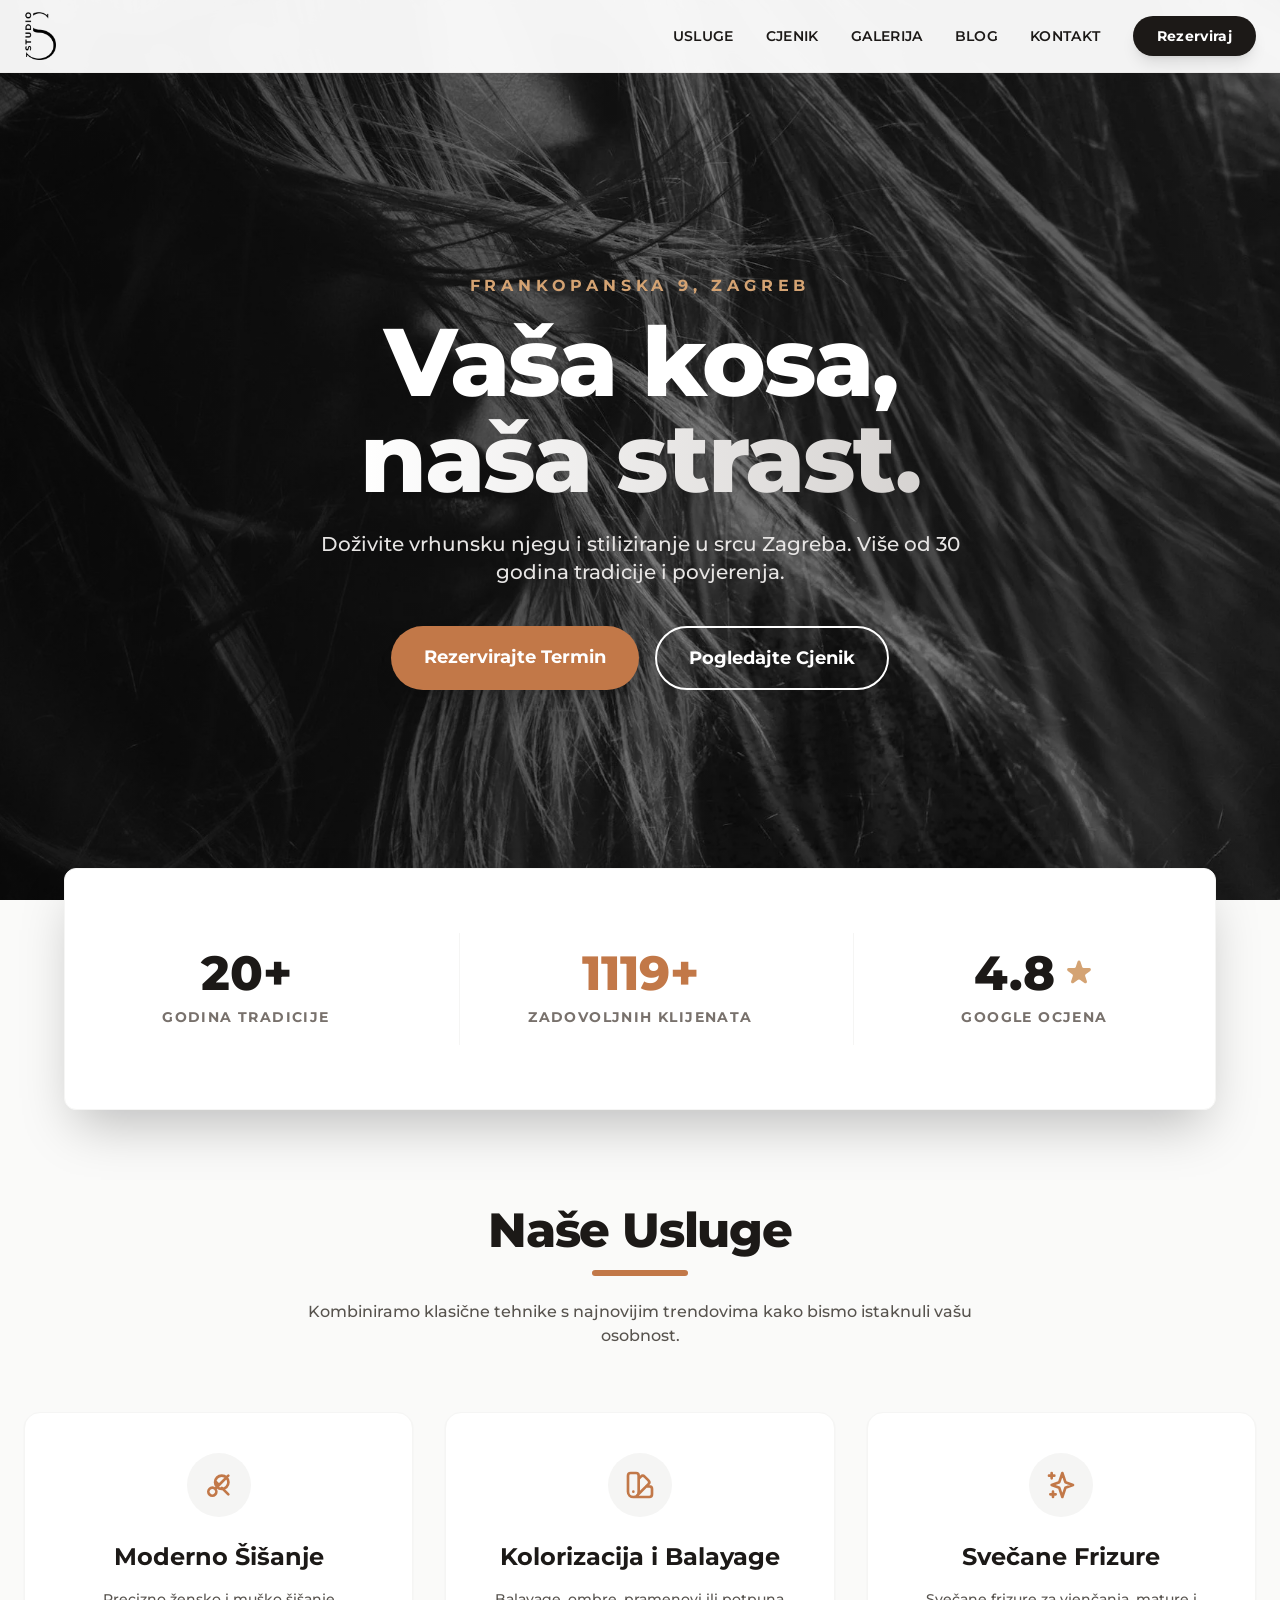
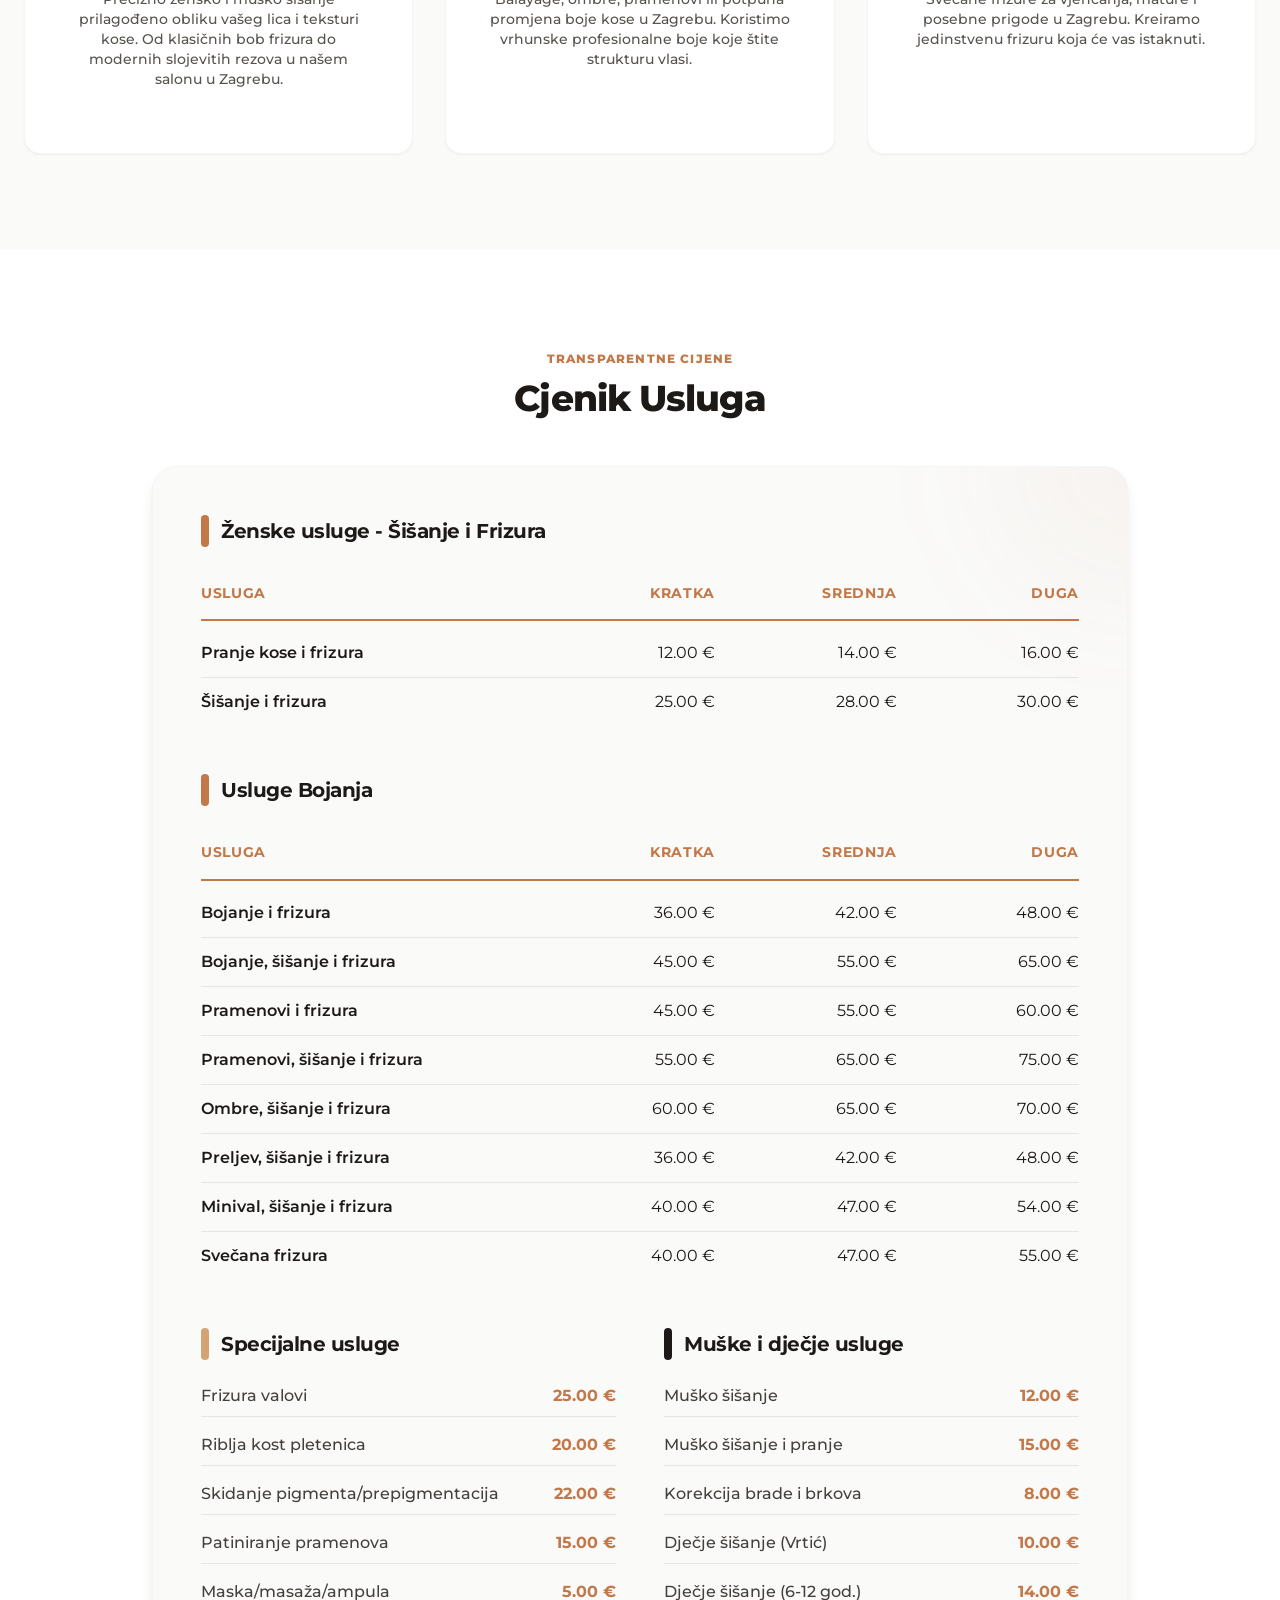
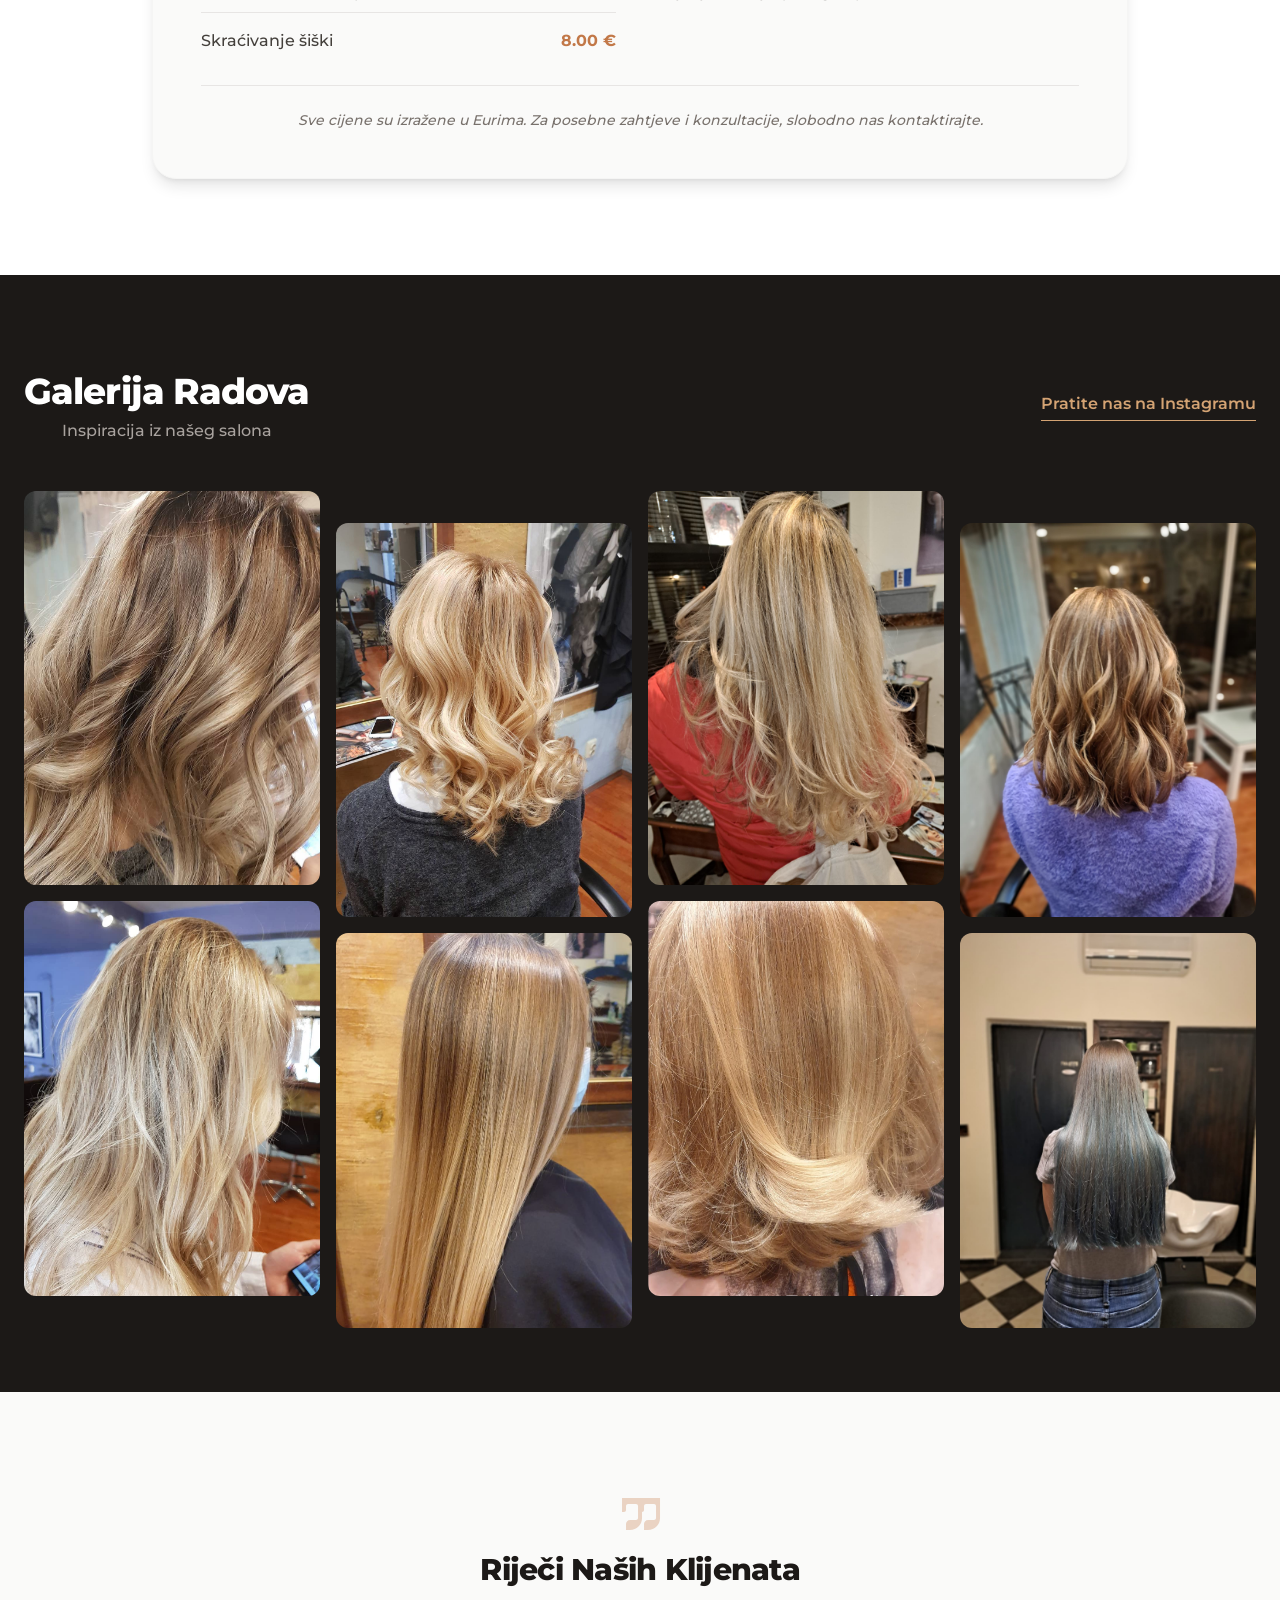
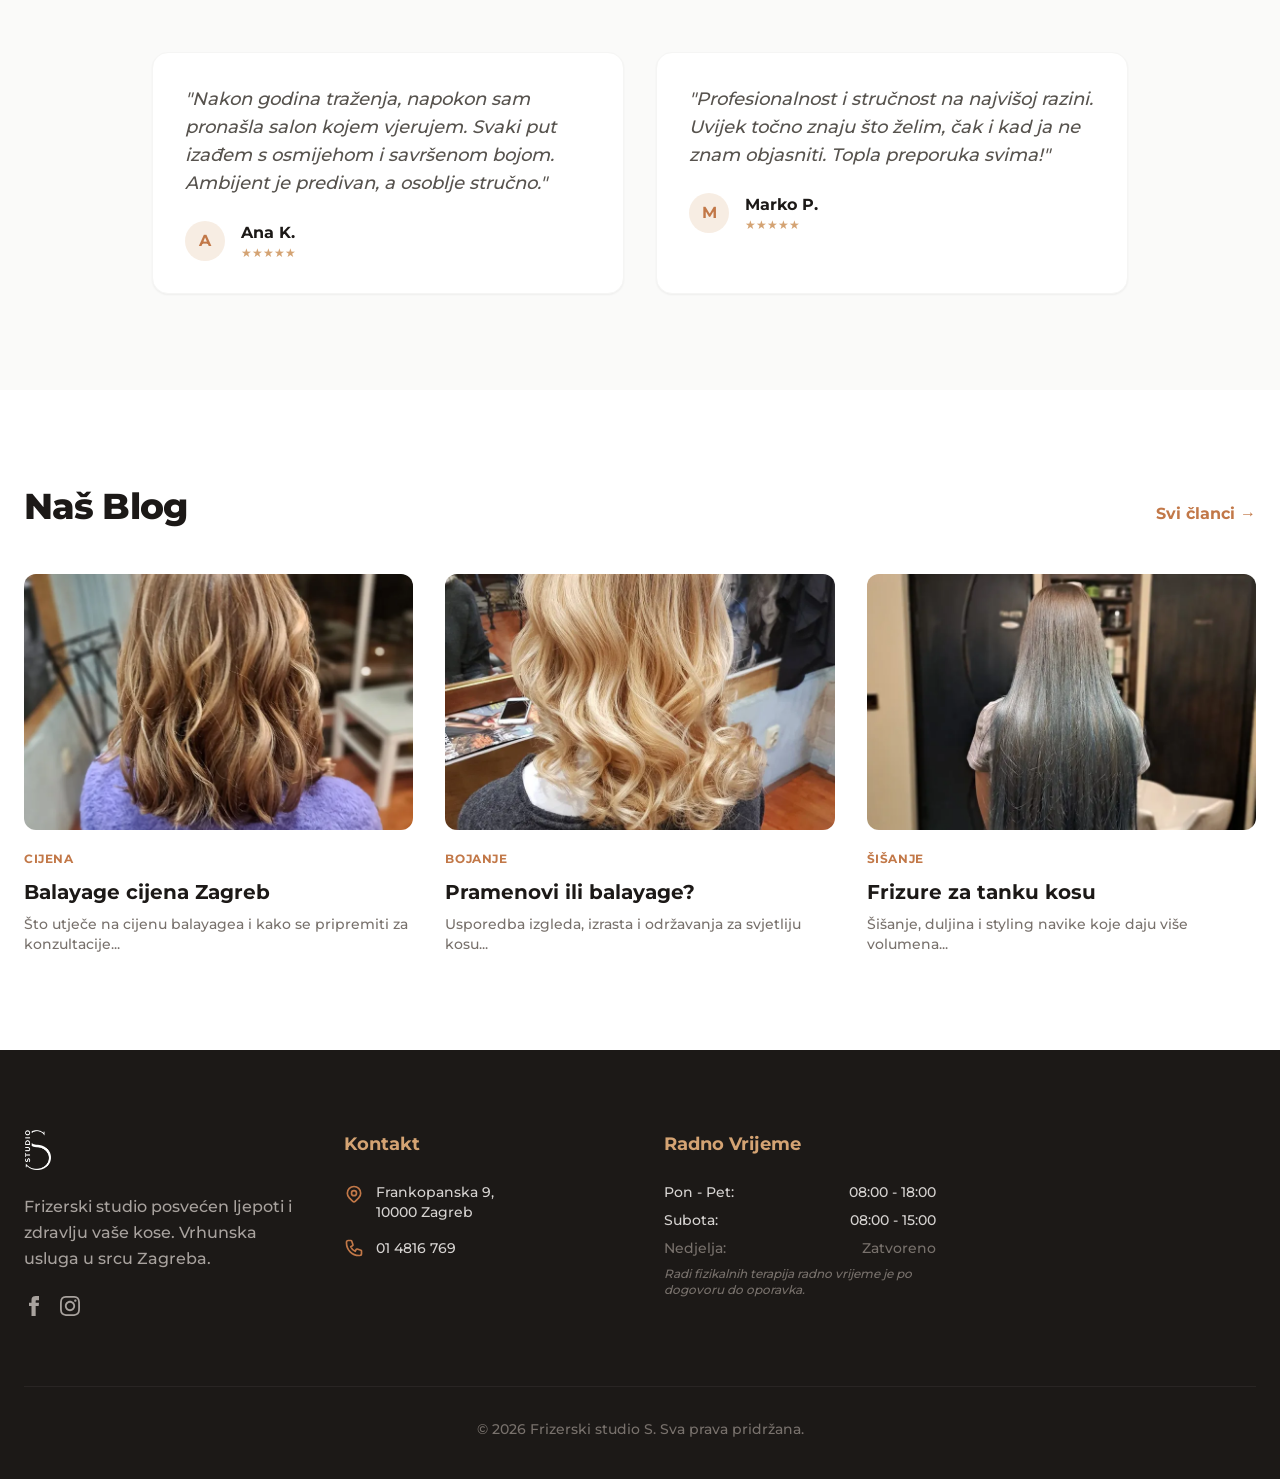
<file: index.html>
﻿<!DOCTYPE html>
<html lang="hr" class="scroll-smooth">
<head>
    <meta charset="UTF-8">
    <meta name="viewport" content="width=device-width, initial-scale=1.0">
    <title>Frizerski salon Zagreb centar | Šišanje, Bojanje, Balayage - Studio S</title>
    <meta name="description" content="Frizerski studio S na Frankopanskoj 9 u centru Zagreba — profesionalno šišanje, bojanje kose, balayage, pramenovi i svečane frizure. 30+ godina iskustva. Rezervirajte termin!">
    <meta name="keywords" content="frizerski salon zagreb, frizer centar zagreba, bojanje kose zagreb, balayage zagreb, pramenovi zagreb, šišanje zagreb, svečane frizure zagreb, frizerski studio s, frizer frankopanska">
    <meta name="robots" content="index, follow, max-snippet:-1, max-image-preview:large, max-video-preview:-1">
    <link rel="canonical" href="https://frizerskistudios.com/">
    <link rel="alternate" hreflang="hr" href="https://frizerskistudios.com/">
    <meta name="theme-color" content="#C27848">
    <meta name="geo.region" content="HR-21">
    <meta name="geo.placename" content="Zagreb">
    <meta name="geo.position" content="45.809315;15.972154">
    <meta name="ICBM" content="45.809315, 15.972154">
    
    <meta property="og:type" content="business.business">
    <meta property="og:title" content="Frizerski salon Zagreb centar — Studio S | Šišanje, Bojanje, Balayage">
    <meta property="og:description" content="Profesionalno šišanje, bojanje kose, balayage i svečane frizure u srcu Zagreba. 30+ godina tradicije na Frankopanskoj 9.">
    <meta property="og:image" content="https://frizerskistudios.com/images/IMG-20250416-WA0004.jpg">
    <meta property="og:image:width" content="1200">
    <meta property="og:image:height" content="630">
    <meta property="og:url" content="https://frizerskistudios.com/">
    <meta property="og:locale" content="hr_HR">
    <meta property="og:site_name" content="Frizerski studio S">
    <meta property="business:contact_data:street_address" content="Frankopanska 9">
    <meta property="business:contact_data:locality" content="Zagreb">
    <meta property="business:contact_data:postal_code" content="10000">
    <meta property="business:contact_data:country_name" content="Hrvatska">
    <meta property="business:contact_data:phone_number" content="+385 1 4816 769">

    <meta name="twitter:card" content="summary_large_image">
    <meta name="twitter:title" content="Frizerski salon Zagreb centar — Studio S">
    <meta name="twitter:description" content="Profesionalno šišanje, bojanje, balayage i svečane frizure. 30+ godina u centru Zagreba.">
    <meta name="twitter:image" content="https://frizerskistudios.com/images/IMG-20250416-WA0004.jpg">
    
    <link rel="preload" href="fonts/montserrat-latin-ext.woff2" as="font" type="font/woff2" crossorigin>
    <link rel="preload" href="fonts/montserrat-latin.woff2" as="font" type="font/woff2" crossorigin>
    <link rel="stylesheet" href="style.css">
    <link rel="icon" type="image/png" href="images/naljepnica.png">
    <link rel="preload" as="image" href="images/frizerskistudios-pozadina.webp">

    <script type="application/ld+json">
    {
        "@context": "https://schema.org",
        "@type": "HairSalon",
        "name": "Frizerski studio S",
        "alternateName": "Studio S Zagreb",
        "description": "Frizerski salon u centru Zagreba s 30+ godina iskustva. Profesionalno šišanje, bojanje kose, balayage, pramenovi i svečane frizure.",
        "image": [
            "https://frizerskistudios.com/images/IMG-20250416-WA0004.jpg",
            "https://frizerskistudios.com/images/IMG-20250416-WA0005.jpg",
            "https://frizerskistudios.com/images/image00002.jpeg"
        ],
        "@id": "https://frizerskistudios.com/#business",
        "url": "https://frizerskistudios.com/",
        "telephone": "+38514816769",
        "priceRange": "$$",
        "currenciesAccepted": "EUR",
        "paymentAccepted": "Cash, Credit Card",
        "address": {
            "@type": "PostalAddress",
            "streetAddress": "Frankopanska 9",
            "addressLocality": "Zagreb",
            "addressRegion": "Grad Zagreb",
            "postalCode": "10000",
            "addressCountry": "HR"
        },
        "geo": {
            "@type": "GeoCoordinates",
            "latitude": 45.809315,
            "longitude": 15.972154
        },
        "areaServed": {
            "@type": "City",
            "name": "Zagreb"
        },
        "sameAs": [
            "https://www.facebook.com/profile.php?id=100064145379942&locale=hr_HR",
            "https://www.instagram.com/frizerski_studio_s_zg/"
        ],
        "hasOfferCatalog": {
            "@type": "OfferCatalog",
            "name": "Frizerske usluge",
            "itemListElement": [
                {
                    "@type": "OfferCatalog",
                    "name": "Žensko šišanje i frizura",
                    "itemListElement": [
                        {
                            "@type": "Offer",
                            "itemOffered": {
                                "@type": "Service",
                                "name": "Šišanje i frizura"
                            },
                            "priceSpecification": {
                                "@type": "PriceSpecification",
                                "price": "25.00",
                                "priceCurrency": "EUR",
                                "minPrice": "25.00",
                                "maxPrice": "30.00"
                            }
                        }
                    ]
                },
                {
                    "@type": "OfferCatalog",
                    "name": "Bojanje kose",
                    "itemListElement": [
                        {
                            "@type": "Offer",
                            "itemOffered": {
                                "@type": "Service",
                                "name": "Bojanje, šišanje i frizura"
                            },
                            "priceSpecification": {
                                "@type": "PriceSpecification",
                                "price": "45.00",
                                "priceCurrency": "EUR",
                                "minPrice": "45.00",
                                "maxPrice": "65.00"
                            }
                        },
                        {
                            "@type": "Offer",
                            "itemOffered": {
                                "@type": "Service",
                                "name": "Balayage / Ombre"
                            },
                            "priceSpecification": {
                                "@type": "PriceSpecification",
                                "price": "60.00",
                                "priceCurrency": "EUR",
                                "minPrice": "60.00",
                                "maxPrice": "70.00"
                            }
                        },
                        {
                            "@type": "Offer",
                            "itemOffered": {
                                "@type": "Service",
                                "name": "Pramenovi, šišanje i frizura"
                            },
                            "priceSpecification": {
                                "@type": "PriceSpecification",
                                "price": "55.00",
                                "priceCurrency": "EUR",
                                "minPrice": "55.00",
                                "maxPrice": "75.00"
                            }
                        }
                    ]
                },
                {
                    "@type": "OfferCatalog",
                    "name": "Muške usluge",
                    "itemListElement": [
                        {
                            "@type": "Offer",
                            "itemOffered": {
                                "@type": "Service",
                                "name": "Muško šišanje"
                            },
                            "priceSpecification": {
                                "@type": "PriceSpecification",
                                "price": "12.00",
                                "priceCurrency": "EUR"
                            }
                        }
                    ]
                }
            ]
        },
        "aggregateRating": {
            "@type": "AggregateRating",
            "ratingValue": "4.8",
            "bestRating": "5",
            "worstRating": "1",
            "ratingCount": "120"
        },
        "openingHoursSpecification": [
            {
                "@type": "OpeningHoursSpecification",
                "dayOfWeek": ["Monday", "Tuesday", "Wednesday", "Thursday", "Friday"],
                "opens": "08:00",
                "closes": "18:00"
            },
            {
                "@type": "OpeningHoursSpecification",
                "dayOfWeek": "Saturday",
                "opens": "08:00",
                "closes": "15:00"
            }
        ]
    }
    </script>

    <script type="application/ld+json">
    {
        "@context": "https://schema.org",
        "@type": "WebSite",
        "name": "Frizerski studio S",
        "url": "https://frizerskistudios.com/",
        "description": "Frizerski salon u centru Zagreba — šišanje, bojanje, balayage i svečane frizure.",
        "publisher": {
            "@type": "Organization",
            "name": "Frizerski studio S"
        }
    }
    </script>

    <script type="application/ld+json">
    {
        "@context": "https://schema.org",
        "@type": "BreadcrumbList",
        "itemListElement": [
            {
                "@type": "ListItem",
                "position": 1,
                "name": "Početna",
                "item": "https://frizerskistudios.com/"
            }
        ]
    }
    </script>

    <style>
        .glass-nav {
            background: rgba(255, 255, 255, 0.95);
            backdrop-filter: blur(12px);
            -webkit-backdrop-filter: blur(12px);
        }
        
        .service-card {
            transition: all 0.4s cubic-bezier(0.175, 0.885, 0.32, 1.275);
        }
        
        .service-card:hover {
            transform: translateY(-8px);
            box-shadow: 0 20px 25px -5px rgba(0, 0, 0, 0.1), 0 10px 10px -5px rgba(0, 0, 0, 0.04);
        }

        /* Stilovi za cjenik tablicu */
        .price-row {
            display: grid;
            grid-template-columns: 2fr 1fr 1fr 1fr;
            gap: 1rem;
            padding: 0.75rem 0;
            border-bottom: 1px solid #e7e5e4;
            align-items: center;
        }
        
        .price-row:last-child {
            border-bottom: none;
        }

        .price-header {
            font-weight: 700; /* Bold header */
            color: #C27848;
            font-size: 0.85rem;
            text-transform: uppercase;
            letter-spacing: 0.05em;
            padding-bottom: 1rem;
            border-bottom: 2px solid #C27848;
            margin-bottom: 0.5rem;
        }

        .mobile-price-label { display: none; }

        /* Mobile adjustments for price table */
        @media (max-width: 640px) {
            .price-row {
                grid-template-columns: 1fr;
                gap: 0.25rem;
                padding: 1rem 0;
            }
            .price-header { display: none; }
            .mobile-price-label {
                display: inline-block;
                width: 80px;
                font-size: 0.75rem;
                color: #78716c;
                font-weight: 600;
            }
            .price-col {
                display: flex;
                justify-content: space-between;
                border-bottom: 1px dotted #e7e5e4;
                padding: 2px 0;
            }
        }
    </style>
</head>
<body class="bg-brand-bg text-brand-dark font-sans antialiased selection:bg-brand-copper selection:text-white">

    <nav class="fixed w-full z-50 top-0 transition-all duration-300 glass-nav border-b border-stone-200/50">
        <div class="container mx-auto px-6 py-3">
            <div class="flex items-center justify-between">
                <a href="#home" class="flex items-center gap-3 group">
                    <img src="images/naljepnica.png" alt="Frizerski Studio S Logo" class="h-12 w-auto transition-transform duration-300 group-hover:scale-105">
                </a>

                <div class="hidden md:flex items-center space-x-8 text-sm font-semibold tracking-wide">
                    <a href="#usluge" class="hover:text-brand-copper transition-colors">USLUGE</a>
                    <a href="#cjenik" class="hover:text-brand-copper transition-colors">CJENIK</a>
                    <a href="#galerija" class="hover:text-brand-copper transition-colors">GALERIJA</a>
                    <a href="#blog" class="hover:text-brand-copper transition-colors">BLOG</a>
                    <a href="#kontakt" class="hover:text-brand-copper transition-colors">KONTAKT</a>
                    <a href="tel:+38514816769" class="bg-brand-dark text-white px-6 py-2.5 rounded-full hover:bg-brand-copper transition-all transform hover:scale-105 shadow-lg font-bold">
                        Rezerviraj
                    </a>
                </div>

                <button id="mobile-menu-btn" class="md:hidden text-brand-dark focus:outline-none p-2" aria-label="Izbornik">
                    <svg class="w-8 h-8" fill="none" stroke="currentColor" viewBox="0 0 24 24"><path stroke-linecap="round" stroke-linejoin="round" stroke-width="1.5" d="M4 6h16M4 12h16m-7 6h7"></path></svg>
                </button>
            </div>

            <div id="mobile-menu" class="hidden md:hidden absolute top-full left-0 w-full bg-white border-t border-stone-100 shadow-xl py-6 px-6 flex-col space-y-4 font-medium">
                <a href="#usluge" class="block text-lg border-b border-stone-100 pb-2">Usluge</a>
                <a href="#cjenik" class="block text-lg border-b border-stone-100 pb-2">Cjenik</a>
                <a href="#galerija" class="block text-lg border-b border-stone-100 pb-2">Galerija</a>
                <a href="#blog" class="block text-lg border-b border-stone-100 pb-2">Blog</a>
                <a href="#kontakt" class="block text-lg border-b border-stone-100 pb-2">Kontakt</a>
                <a href="tel:+38514816769" class="block text-center bg-brand-copper text-white py-3 rounded-lg mt-4 font-bold shadow-md">Nazovite nas</a>
            </div>
        </div>
    </nav>

    <header id="home" class="relative h-screen min-h-[600px] flex items-center justify-center overflow-hidden">
        <div class="absolute inset-0 z-0">
            <img src="images/frizerskistudios-pozadina.webp" alt="Interijer Frizerskog studija S u Zagrebu" class="w-full h-full object-cover object-center scale-105 animate-[pulse_10s_ease-in-out_infinite_alternate]" fetchpriority="high">
            <div class="absolute inset-0 bg-gradient-to-r from-black/70 via-black/40 to-black/30"></div>
        </div>

        <div class="relative z-10 text-center px-6 max-w-4xl mx-auto mt-16">
            <p class="text-brand-gold uppercase tracking-[0.3em] text-sm md:text-base font-bold mb-4 animate-[fadeInDown_1s_ease-out]">Frankopanska 9, Zagreb</p>
            <h1 class="text-5xl md:text-7xl lg:text-8xl font-extrabold text-white mb-6 leading-tight animate-[fadeInUp_1s_ease-out_0.3s_both] tracking-tight">
                Vaša kosa,<br><span class="text-transparent bg-clip-text bg-gradient-to-r from-white to-stone-300">naša strast.</span>
            </h1>
            <p class="text-stone-200 text-lg md:text-xl max-w-2xl mx-auto mb-10 font-medium animate-[fadeInUp_1s_ease-out_0.6s_both]">
                Doživite vrhunsku njegu i stiliziranje u srcu Zagreba. Više od 30 godina tradicije i povjerenja.
            </p>
            <div class="flex flex-col md:flex-row gap-4 justify-center animate-[fadeInUp_1s_ease-out_0.9s_both]">
                <a href="tel:+38514816769" class="bg-brand-copper text-white text-lg px-8 py-4 rounded-full font-bold hover:bg-white hover:text-brand-copper transition-all duration-300 shadow-xl border border-transparent hover:border-brand-copper">
                    Rezervirajte Termin
                </a>
                <a href="#cjenik" class="bg-transparent border-2 border-white text-white text-lg px-8 py-4 rounded-full font-bold hover:bg-white hover:text-brand-dark transition-all duration-300">
                    Pogledajte Cjenik
                </a>
            </div>
        </div>
    </header>

    <section class="py-16 bg-white relative z-20 -mt-8 mx-4 md:mx-auto max-w-6xl rounded-xl shadow-2xl border border-stone-100">
        <div class="grid grid-cols-1 md:grid-cols-3 gap-8 text-center divide-y md:divide-y-0 md:divide-x divide-stone-100">
            <div class="p-4">
                <span class="block text-5xl font-extrabold text-brand-dark mb-2" id="stat-years">0</span>
                <span class="text-sm uppercase tracking-widest text-stone-500 font-bold">Godina Tradicije</span>
            </div>
            <div class="p-4">
                <span class="block text-5xl font-extrabold text-brand-copper mb-2" id="stat-clients">0</span>
                <span class="text-sm uppercase tracking-widest text-stone-500 font-bold">Zadovoljnih Klijenata</span>
            </div>
            <div class="p-4">
                <div class="flex justify-center items-center gap-2 mb-2">
                    <span class="text-5xl font-extrabold text-brand-dark">4.8</span>
                    <svg class="w-8 h-8 text-brand-gold" fill="currentColor" viewBox="0 0 20 20"><path d="M9.049 2.927c.3-.921 1.603-.921 1.902 0l1.07 3.292a1 1 0 00.95.69h3.462c.969 0 1.371 1.24.588 1.81l-2.8 2.034a1 1 0 00-.364 1.118l1.07 3.292c.3.921-.755 1.688-1.54 1.118l-2.8-2.034a1 1 0 00-1.175 0l-2.8 2.034c-.784.57-1.838-.197-1.539-1.118l1.07-3.292a1 1 0 00-.364-1.118L2.98 8.72c-.783-.57-.38-1.81.588-1.81h3.461a1 1 0 00.951-.69l1.07-3.292z"></path></svg>
                </div>
                <span class="text-sm uppercase tracking-widest text-stone-500 font-bold">Google Ocjena</span>
            </div>
        </div>
    </section>

    <section id="usluge" class="py-24 bg-brand-bg">
        <div class="container mx-auto px-6">
            <div class="text-center mb-16">
                <h2 class="text-4xl md:text-5xl font-extrabold text-brand-dark mb-4 tracking-tight">Naše Usluge</h2>
                <div class="w-24 h-1.5 bg-brand-copper mx-auto mb-6 rounded-full"></div>
                <p class="text-stone-600 max-w-2xl mx-auto font-medium">Kombiniramo klasične tehnike s najnovijim trendovima kako bismo istaknuli vašu osobnost.</p>
            </div>

            <div class="grid grid-cols-1 md:grid-cols-3 gap-8">
                <div class="service-card bg-white p-10 rounded-2xl shadow-sm border border-stone-100 text-center group">
                    <div class="w-16 h-16 bg-stone-100 rounded-full flex items-center justify-center mx-auto mb-6 text-brand-copper group-hover:bg-brand-copper group-hover:text-white transition-colors">
                        <svg class="w-8 h-8" fill="none" stroke="currentColor" viewBox="0 0 24 24"><path stroke-linecap="round" stroke-linejoin="round" stroke-width="2" d="M14.121 14.121L19 19m-7-7l7-7m-7 7l-2.879 2.879M12 12L9.121 9.121m0 5.758a3 3 0 10-4.243 4.243 3 3 0 004.243-4.243zm8.486-8.486a5 5 0 10-7.072 7.072 5 5 0 007.072-7.072z"></path></svg>
                    </div>
                    <h3 class="text-2xl font-bold mb-4">Moderno Šišanje</h3>
                    <p class="text-stone-600 mb-6 font-medium text-sm">Precizno žensko i muško šišanje prilagođeno obliku vašeg lica i teksturi kose. Od klasičnih bob frizura do modernih slojevitih rezova u našem salonu u Zagrebu.</p>
                </div>

                <div class="service-card bg-white p-10 rounded-2xl shadow-sm border border-stone-100 text-center group">
                    <div class="w-16 h-16 bg-stone-100 rounded-full flex items-center justify-center mx-auto mb-6 text-brand-copper group-hover:bg-brand-copper group-hover:text-white transition-colors">
                        <svg class="w-8 h-8" fill="none" stroke="currentColor" viewBox="0 0 24 24"><path stroke-linecap="round" stroke-linejoin="round" stroke-width="2" d="M7 21a4 4 0 01-4-4V5a2 2 0 012-2h4a2 2 0 012 2v12a4 4 0 01-4 4zm0 0h12a2 2 0 002-2v-4a2 2 0 00-2-2h-2.343M11 7.343l1.657-1.657a2 2 0 012.828 0l2.829 2.829a2 2 0 010 2.828l-8.486 8.485M7 17h.01"></path></svg>
                    </div>
                    <h3 class="text-2xl font-bold mb-4">Kolorizacija i Balayage</h3>
                    <p class="text-stone-600 mb-6 font-medium text-sm">Balayage, ombre, pramenovi ili potpuna promjena boje kose u Zagrebu. Koristimo vrhunske profesionalne boje koje štite strukturu vlasi.</p>
                </div>

                <div class="service-card bg-white p-10 rounded-2xl shadow-sm border border-stone-100 text-center group">
                    <div class="w-16 h-16 bg-stone-100 rounded-full flex items-center justify-center mx-auto mb-6 text-brand-copper group-hover:bg-brand-copper group-hover:text-white transition-colors">
                        <svg class="w-8 h-8" fill="none" stroke="currentColor" viewBox="0 0 24 24"><path stroke-linecap="round" stroke-linejoin="round" stroke-width="2" d="M5 3v4M3 5h4M6 17v4m-2-2h4m5-16l2.286 6.857L21 12l-5.714 2.143L13 21l-2.286-6.857L5 12l5.714-2.143L13 3z"></path></svg>
                    </div>
                    <h3 class="text-2xl font-bold mb-4">Svečane Frizure</h3>
                    <p class="text-stone-600 mb-6 font-medium text-sm">Svečane frizure za vjenčanja, mature i posebne prigode u Zagrebu. Kreiramo jedinstvenu frizuru koja će vas istaknuti.</p>
                </div>
            </div>
        </div>
    </section>

    <section id="cjenik" class="py-24 bg-white">
        <div class="container mx-auto px-6 max-w-5xl">
            <div class="text-center mb-12">
                <span class="text-brand-copper font-extrabold tracking-widest uppercase text-xs">Transparentne Cijene</span>
                <h2 class="text-4xl font-extrabold mt-2 tracking-tight">Cjenik Usluga</h2>
            </div>

            <div class="bg-brand-bg p-6 md:p-12 rounded-3xl shadow-lg border border-stone-100 relative overflow-hidden">
                <div class="absolute top-0 right-0 w-64 h-64 bg-brand-copper/5 rounded-full blur-3xl -translate-y-1/2 translate-x-1/2"></div>

                <div class="mb-12">
                    <h3 class="text-xl font-bold text-brand-dark mb-6 flex items-center tracking-tight">
                        <span class="w-2 h-8 bg-brand-copper mr-3 rounded-full"></span>
                        Ženske usluge - Šišanje i Frizura
                    </h3>
                    
                    <div class="price-row price-header">
                        <div>Usluga</div>
                        <div class="text-right">Kratka</div>
                        <div class="text-right">Srednja</div>
                        <div class="text-right">Duga</div>
                    </div>

                    <div class="price-row">
                        <div class="font-semibold text-brand-dark">Pranje kose i frizura</div>
                        <div class="price-col text-right"><span class="mobile-price-label">Kratka:</span> 12.00 €</div>
                        <div class="price-col text-right"><span class="mobile-price-label">Srednja:</span> 14.00 €</div>
                        <div class="price-col text-right"><span class="mobile-price-label">Duga:</span> 16.00 €</div>
                    </div>
                    <div class="price-row">
                        <div class="font-semibold text-brand-dark">Šišanje i frizura</div>
                        <div class="price-col text-right"><span class="mobile-price-label">Kratka:</span> 25.00 €</div>
                        <div class="price-col text-right"><span class="mobile-price-label">Srednja:</span> 28.00 €</div>
                        <div class="price-col text-right"><span class="mobile-price-label">Duga:</span> 30.00 €</div>
                    </div>
                </div>

                <div class="mb-12">
                    <h3 class="text-xl font-bold text-brand-dark mb-6 flex items-center tracking-tight">
                        <span class="w-2 h-8 bg-brand-copper mr-3 rounded-full"></span>
                        Usluge Bojanja
                    </h3>

                    <div class="price-row price-header">
                        <div>Usluga</div>
                        <div class="text-right">Kratka</div>
                        <div class="text-right">Srednja</div>
                        <div class="text-right">Duga</div>
                    </div>

                    <div class="price-row">
                        <div class="font-semibold text-brand-dark">Bojanje i frizura</div>
                        <div class="price-col text-right"><span class="mobile-price-label">Kratka:</span> 36.00 €</div>
                        <div class="price-col text-right"><span class="mobile-price-label">Srednja:</span> 42.00 €</div>
                        <div class="price-col text-right"><span class="mobile-price-label">Duga:</span> 48.00 €</div>
                    </div>
                    <div class="price-row">
                        <div class="font-semibold text-brand-dark">Bojanje, šišanje i frizura</div>
                        <div class="price-col text-right"><span class="mobile-price-label">Kratka:</span> 45.00 €</div>
                        <div class="price-col text-right"><span class="mobile-price-label">Srednja:</span> 55.00 €</div>
                        <div class="price-col text-right"><span class="mobile-price-label">Duga:</span> 65.00 €</div>
                    </div>
                    <div class="price-row">
                        <div class="font-semibold text-brand-dark">Pramenovi i frizura</div>
                        <div class="price-col text-right"><span class="mobile-price-label">Kratka:</span> 45.00 €</div>
                        <div class="price-col text-right"><span class="mobile-price-label">Srednja:</span> 55.00 €</div>
                        <div class="price-col text-right"><span class="mobile-price-label">Duga:</span> 60.00 €</div>
                    </div>
                    <div class="price-row">
                        <div class="font-semibold text-brand-dark">Pramenovi, šišanje i frizura</div>
                        <div class="price-col text-right"><span class="mobile-price-label">Kratka:</span> 55.00 €</div>
                        <div class="price-col text-right"><span class="mobile-price-label">Srednja:</span> 65.00 €</div>
                        <div class="price-col text-right"><span class="mobile-price-label">Duga:</span> 75.00 €</div>
                    </div>
                    <div class="price-row">
                        <div class="font-semibold text-brand-dark">Ombre, šišanje i frizura</div>
                        <div class="price-col text-right"><span class="mobile-price-label">Kratka:</span> 60.00 €</div>
                        <div class="price-col text-right"><span class="mobile-price-label">Srednja:</span> 65.00 €</div>
                        <div class="price-col text-right"><span class="mobile-price-label">Duga:</span> 70.00 €</div>
                    </div>
                    <div class="price-row">
                        <div class="font-semibold text-brand-dark">Preljev, šišanje i frizura</div>
                        <div class="price-col text-right"><span class="mobile-price-label">Kratka:</span> 36.00 €</div>
                        <div class="price-col text-right"><span class="mobile-price-label">Srednja:</span> 42.00 €</div>
                        <div class="price-col text-right"><span class="mobile-price-label">Duga:</span> 48.00 €</div>
                    </div>
                    <div class="price-row">
                        <div class="font-semibold text-brand-dark">Minival, šišanje i frizura</div>
                        <div class="price-col text-right"><span class="mobile-price-label">Kratka:</span> 40.00 €</div>
                        <div class="price-col text-right"><span class="mobile-price-label">Srednja:</span> 47.00 €</div>
                        <div class="price-col text-right"><span class="mobile-price-label">Duga:</span> 54.00 €</div>
                    </div>
                    <div class="price-row">
                        <div class="font-semibold text-brand-dark">Svečana frizura</div>
                        <div class="price-col text-right"><span class="mobile-price-label">Kratka:</span> 40.00 €</div>
                        <div class="price-col text-right"><span class="mobile-price-label">Srednja:</span> 47.00 €</div>
                        <div class="price-col text-right"><span class="mobile-price-label">Duga:</span> 55.00 €</div>
                    </div>
                </div>

                <div class="grid md:grid-cols-2 gap-12">
                    
                    <div>
                        <h3 class="text-xl font-bold text-brand-dark mb-6 flex items-center tracking-tight">
                            <span class="w-2 h-8 bg-brand-gold mr-3 rounded-full"></span>
                            Specijalne usluge
                        </h3>
                        <ul class="space-y-4">
                            <li class="flex justify-between items-center border-b border-stone-200 pb-2">
                                <span class="text-stone-700 font-medium">Frizura valovi</span>
                                <span class="font-bold text-brand-copper">25.00 €</span>
                            </li>
                            <li class="flex justify-between items-center border-b border-stone-200 pb-2">
                                <span class="text-stone-700 font-medium">Riblja kost pletenica</span>
                                <span class="font-bold text-brand-copper">20.00 €</span>
                            </li>
                            <li class="flex justify-between items-center border-b border-stone-200 pb-2">
                                <span class="text-stone-700 font-medium">Skidanje pigmenta/prepigmentacija</span>
                                <span class="font-bold text-brand-copper">22.00 €</span>
                            </li>
                            <li class="flex justify-between items-center border-b border-stone-200 pb-2">
                                <span class="text-stone-700 font-medium">Patiniranje pramenova</span>
                                <span class="font-bold text-brand-copper">15.00 €</span>
                            </li>
                            <li class="flex justify-between items-center border-b border-stone-200 pb-2">
                                <span class="text-stone-700 font-medium">Maska/masaža/ampula</span>
                                <span class="font-bold text-brand-copper">5.00 €</span>
                            </li>
                            <li class="flex justify-between items-center">
                                <span class="text-stone-700 font-medium">Skraćivanje šiški</span>
                                <span class="font-bold text-brand-copper">8.00 €</span>
                            </li>
                        </ul>
                    </div>

                    <div>
                        <h3 class="text-xl font-bold text-brand-dark mb-6 flex items-center tracking-tight">
                            <span class="w-2 h-8 bg-brand-dark mr-3 rounded-full"></span>
                            Muške i dječje usluge
                        </h3>
                        <ul class="space-y-4">
                            <li class="flex justify-between items-center border-b border-stone-200 pb-2">
                                <span class="text-stone-700 font-medium">Muško šišanje</span>
                                <span class="font-bold text-brand-copper">12.00 €</span>
                            </li>
                            <li class="flex justify-between items-center border-b border-stone-200 pb-2">
                                <span class="text-stone-700 font-medium">Muško šišanje i pranje</span>
                                <span class="font-bold text-brand-copper">15.00 €</span>
                            </li>
                            <li class="flex justify-between items-center border-b border-stone-200 pb-2">
                                <span class="text-stone-700 font-medium">Korekcija brade i brkova</span>
                                <span class="font-bold text-brand-copper">8.00 €</span>
                            </li>
                            <li class="flex justify-between items-center border-b border-stone-200 pb-2">
                                <span class="text-stone-700 font-medium">Dječje šišanje (Vrtić)</span>
                                <span class="font-bold text-brand-copper">10.00 €</span>
                            </li>
                            <li class="flex justify-between items-center">
                                <span class="text-stone-700 font-medium">Dječje šišanje (6-12 god.)</span>
                                <span class="font-bold text-brand-copper">14.00 €</span>
                            </li>
                        </ul>
                    </div>
                </div>

                <div class="mt-8 pt-6 border-t border-stone-200 text-center text-sm text-stone-500 italic font-medium">
                    <p>Sve cijene su izražene u Eurima. Za posebne zahtjeve i konzultacije, slobodno nas kontaktirajte.</p>
                </div>
            </div>
        </div>
    </section>

    <section id="galerija" class="py-24 bg-brand-dark text-white overflow-hidden">
        <div class="container mx-auto px-6">
            <div class="flex flex-col md:flex-row justify-between items-center md:items-end mb-12 text-center md:text-left">
                <div>
                    <h2 class="text-4xl font-extrabold tracking-tight">Galerija Radova</h2>
                    <p class="text-stone-400 mt-2 font-medium">Inspiracija iz našeg salona</p>
                </div>
                <a href="https://www.instagram.com/frizerski_studio_s_zg/" target="_blank" rel="noopener noreferrer" class="hidden md:inline-block text-brand-gold border-b border-brand-gold pb-1 hover:text-white hover:border-white transition mt-4 md:mt-0 font-semibold">Pratite nas na Instagramu</a>
            </div>

            <div class="grid grid-cols-2 md:grid-cols-4 gap-4">
                <div class="relative group overflow-hidden rounded-xl aspect-[3/4]">
                    <img src="images/25791130_1662153990514612_9020330882208578731_o.jpg" class="w-full h-full object-cover transition-transform duration-700 group-hover:scale-110" alt="Primjer bojanja kose - Frizerski Studio S" loading="lazy">
                </div>
                <div class="relative group overflow-hidden rounded-xl aspect-[3/4] md:translate-y-8">
                    <img src="images/26910041_1689132931150051_3069930148032715234_o.jpg" class="w-full h-full object-cover transition-transform duration-700 group-hover:scale-110" alt="Plava kosa i pramenovi" loading="lazy">
                </div>
                <div class="relative group overflow-hidden rounded-xl aspect-[3/4]">
                    <img src="images/IMG-20250416-WA0005.jpg" class="w-full h-full object-cover transition-transform duration-700 group-hover:scale-110" alt="Frizura valovi" loading="lazy">
                </div>
                <div class="relative group overflow-hidden rounded-xl aspect-[3/4] md:translate-y-8">
                    <img src="images/image00002.jpeg" class="w-full h-full object-cover transition-transform duration-700 group-hover:scale-110" alt="Svečana frizura za vjenčanje" loading="lazy">
                </div>
                <div class="hidden md:block relative group overflow-hidden rounded-xl aspect-[3/4]">
                    <img src="images/33398225_1823132734416736_5750608583939063808_o.jpg" class="w-full h-full object-cover transition-transform duration-700 group-hover:scale-110" alt="Moderna ženska frizura" loading="lazy">
                </div>
                <div class="hidden md:block relative group overflow-hidden rounded-xl aspect-[3/4] md:translate-y-8">
                    <img src="images/IMG-20201223-WA0002.jpg" class="w-full h-full object-cover transition-transform duration-700 group-hover:scale-110" alt="Elegantna frizura" loading="lazy">
                </div>
                <div class="hidden md:block relative group overflow-hidden rounded-xl aspect-[3/4]">
                     <img src="images/IMG-20250416-WA0004.jpg" class="w-full h-full object-cover transition-transform duration-700 group-hover:scale-110" alt="Njega kose" loading="lazy">
                </div>
                 <div class="hidden md:block relative group overflow-hidden rounded-xl aspect-[3/4] md:translate-y-8">
                     <img src="images/image00005.jpeg" class="w-full h-full object-cover transition-transform duration-700 group-hover:scale-110" alt="Kreativno bojanje kose" loading="lazy">
                </div>
            </div>
            
            <div class="mt-12 text-center md:hidden">
                 <a href="https://www.instagram.com/frizerski_studio_s_zg/" class="text-brand-gold border-b border-brand-gold pb-1 font-semibold">Pogledajte više na Instagramu</a>
            </div>
        </div>
    </section>

    <section class="py-24 bg-brand-bg">
        <div class="container mx-auto px-6 max-w-5xl">
            <div class="text-center mb-16">
                <svg class="w-12 h-12 text-brand-copper/30 mx-auto mb-4" fill="currentColor" viewBox="0 0 24 24"><path d="M14.017 21L14.017 18C14.017 16.8954 14.9124 16 16.017 16H19.017C19.5693 16 20.017 15.5523 20.017 15V9C20.017 8.44772 19.5693 8 19.017 8H15.017C14.4647 8 14.017 8.44772 14.017 9V11C14.017 11.5523 13.5693 12 13.017 12H12.017V5H22.017V15C22.017 18.3137 19.3307 21 16.017 21H14.017ZM5.01691 21L5.01691 18C5.01691 16.8954 5.91234 16 7.01691 16H10.0169C10.5692 16 11.0169 15.5523 11.0169 15V9C11.0169 8.44772 10.5692 8 10.0169 8H6.01691C5.46462 8 5.01691 8.44772 5.01691 9V11C5.01691 11.5523 4.56919 12 4.01691 12H3.01691V5H13.0169V15C13.0169 18.3137 10.3306 21 7.01691 21H5.01691Z"></path></svg>
                <h2 class="text-3xl font-extrabold text-brand-dark tracking-tight">Riječi Naših Klijenata</h2>
            </div>
            
            <div class="grid md:grid-cols-2 gap-8">
                <div class="bg-white p-8 rounded-2xl shadow-sm border border-stone-100 hover:shadow-md transition">
                    <p class="text-stone-600 italic mb-6 text-lg font-medium">"Nakon godina traženja, napokon sam pronašla salon kojem vjerujem. Svaki put izađem s osmijehom i savršenom bojom. Ambijent je predivan, a osoblje stručno."</p>
                    <div class="flex items-center gap-4">
                        <div class="w-10 h-10 bg-brand-gold/20 rounded-full flex items-center justify-center text-brand-copper font-bold">A</div>
                        <div>
                            <p class="font-bold">Ana K.</p>
                            <div class="flex text-brand-gold text-xs">★★★★★</div>
                        </div>
                    </div>
                </div>
                <div class="bg-white p-8 rounded-2xl shadow-sm border border-stone-100 hover:shadow-md transition">
                    <p class="text-stone-600 italic mb-6 text-lg font-medium">"Profesionalnost i stručnost na najvišoj razini. Uvijek točno znaju što želim, čak i kad ja ne znam objasniti. Topla preporuka svima!"</p>
                    <div class="flex items-center gap-4">
                        <div class="w-10 h-10 bg-brand-gold/20 rounded-full flex items-center justify-center text-brand-copper font-bold">M</div>
                        <div>
                            <p class="font-bold">Marko P.</p>
                            <div class="flex text-brand-gold text-xs">★★★★★</div>
                        </div>
                    </div>
                </div>
            </div>
        </div>
    </section>

    <section id="blog" class="py-24 bg-white">
        <div class="container mx-auto px-6">
            <div class="flex justify-between items-end mb-12">
                <h2 class="text-4xl font-extrabold text-brand-dark tracking-tight">Naš Blog</h2>
                <a href="blog/index.html" class="text-brand-copper hover:text-brand-dark transition font-bold">Svi članci →</a>
            </div>

            <div class="grid grid-cols-1 md:grid-cols-3 gap-8">
                <a href="blog/balayage-cijena-zagreb.html" class="group block cursor-pointer">
                    <article>
                        <div class="overflow-hidden rounded-xl mb-4 h-64">
                            <img src="images/image00002.webp" class="w-full h-full object-cover transition-transform duration-500 group-hover:scale-105" alt="Blog: Balayage cijena Zagreb" loading="lazy">
                        </div>
                        <span class="text-xs font-bold text-brand-copper uppercase tracking-wider">Cijena</span>
                        <h3 class="text-xl font-bold mt-2 group-hover:text-brand-copper transition">Balayage cijena Zagreb</h3>
                        <p class="text-stone-500 mt-2 text-sm line-clamp-2 font-medium">Što utječe na cijenu balayagea i kako se pripremiti za konzultacije...</p>
                    </article>
                </a>

                <a href="blog/pramenovi-ili-balayage-razlika.html" class="group block cursor-pointer">
                    <article>
                        <div class="overflow-hidden rounded-xl mb-4 h-64">
                            <img src="images/26910041_1689132931150051_3069930148032715234_o.webp" class="w-full h-full object-cover transition-transform duration-500 group-hover:scale-105" alt="Blog: Pramenovi ili balayage" loading="lazy">
                        </div>
                        <span class="text-xs font-bold text-brand-copper uppercase tracking-wider">Bojanje</span>
                        <h3 class="text-xl font-bold mt-2 group-hover:text-brand-copper transition">Pramenovi ili balayage?</h3>
                        <p class="text-stone-500 mt-2 text-sm line-clamp-2 font-medium">Usporedba izgleda, izrasta i održavanja za svjetliju kosu...</p>
                    </article>
                </a>

                <a href="blog/frizure-za-tanku-kosu-volumen.html" class="group block cursor-pointer">
                    <article>
                        <div class="overflow-hidden rounded-xl mb-4 h-64">
                            <img src="images/image00005.webp" class="w-full h-full object-cover transition-transform duration-500 group-hover:scale-105" alt="Blog: Frizure za tanku kosu" loading="lazy">
                        </div>
                        <span class="text-xs font-bold text-brand-copper uppercase tracking-wider">Šišanje</span>
                        <h3 class="text-xl font-bold mt-2 group-hover:text-brand-copper transition">Frizure za tanku kosu</h3>
                        <p class="text-stone-500 mt-2 text-sm line-clamp-2 font-medium">Šišanje, duljina i styling navike koje daju više volumena...</p>
                    </article>
                </a>
            </div>
        </div>
    </section>

    <footer id="kontakt" class="bg-brand-dark text-white pt-20 pb-10">
        <div class="container mx-auto px-6">
            <div class="grid grid-cols-1 md:grid-cols-2 lg:grid-cols-4 gap-12 mb-16">
                <div>
                    <img src="images/naljepnica.png" alt="Studio S Logo Footer" class="h-10 w-auto mb-6 brightness-0 invert">
                    <p class="text-stone-400 leading-relaxed mb-6 font-medium">Frizerski studio posvećen ljepoti i zdravlju vaše kose. Vrhunska usluga u srcu Zagreba.</p>
                    <div class="flex space-x-4">
                        <a href="https://www.facebook.com/profile.php?id=100064145379942&locale=hr_HR" target="_blank" rel="noopener noreferrer" class="text-stone-400 hover:text-white transition" aria-label="Facebook"><svg class="w-5 h-5" fill="currentColor" viewBox="0 0 24 24"><path d="M9 8H6v4h3v12h5V12h3.642L18 8h-4V6.333C14 5.378 14.192 5 15.115 5H18V0h-3.808C10.596 0 9 1.583 9 4.615V8z"/></svg></a>
                        <a href="https://www.instagram.com/frizerski_studio_s_zg/" target="_blank" rel="noopener noreferrer" class="text-stone-400 hover:text-white transition" aria-label="Instagram"><svg class="w-5 h-5" fill="currentColor" viewBox="0 0 24 24"><path d="M12 2.163c3.204 0 3.584.012 4.85.07 3.252.148 4.771 1.691 4.919 4.919.058 1.265.069 1.645.069 4.849 0 3.205-.012 3.584-.069 4.849-.149 3.225-1.664 4.771-4.919 4.919-1.266.058-1.644.07-4.85.07-3.204 0-3.584-.012-4.849-.07-3.26-.149-4.771-1.699-4.919-4.92-.058-1.265-.07-1.644-.07-4.849 0-3.204.013-3.583.07-4.849.149-3.227 1.664-4.771 4.919-4.919 1.266-.057 1.645-.069 4.849-.069zm0-2.163c-3.259 0-3.667.014-4.947.072-4.358.2-6.78 2.618-6.98 6.98-.059 1.281-.073 1.689-.073 4.948 0 3.259.014 3.668.072 4.948.2 4.358 2.618 6.78 6.98 6.98 1.281.058 1.689.072 4.948.072 3.259 0 3.668-.014 4.948-.072 4.354-.2 6.782-2.618 6.979-6.98.059-1.28.073-1.689.073-4.948 0-3.259-.014-3.667-.072-4.947-.196-4.354-2.617-6.78-6.979-6.98-1.281-.059-1.69-.073-4.949-.073zm0 5.838c-3.403 0-6.162 2.759-6.162 6.162s2.759 6.163 6.162 6.163 6.162-2.759 6.162-6.163c0-3.403-2.759-6.162-6.162-6.162zm0 10.162c-2.209 0-4-1.79-4-4 0-2.209 1.791-4 4-4s4 1.791 4 4c0 2.21-1.791 4-4 4zm6.406-11.845c-.796 0-1.441.645-1.441 1.44s.645 1.44 1.441 1.44c.795 0 1.439-.645 1.439-1.44s-.644-1.44-1.439-1.44z"/></svg></a>
                    </div>
                </div>

                <div>
                    <h4 class="text-lg font-bold mb-6 text-brand-gold">Kontakt</h4>
                    <ul class="space-y-4 text-stone-300 text-sm font-medium">
                        <li class="flex items-start gap-3">
                            <svg class="w-5 h-5 mt-0.5 text-brand-copper" fill="none" stroke="currentColor" viewBox="0 0 24 24"><path stroke-linecap="round" stroke-linejoin="round" stroke-width="2" d="M17.657 16.657L13.414 20.9a1.998 1.998 0 01-2.827 0l-4.244-4.243a8 8 0 1111.314 0z"></path><path stroke-linecap="round" stroke-linejoin="round" stroke-width="2" d="M15 11a3 3 0 11-6 0 3 3 0 016 0z"></path></svg>
                            Frankopanska 9, <br>10000 Zagreb
                        </li>
                        <li class="flex items-center gap-3">
                            <svg class="w-5 h-5 text-brand-copper" fill="none" stroke="currentColor" viewBox="0 0 24 24"><path stroke-linecap="round" stroke-linejoin="round" stroke-width="2" d="M3 5a2 2 0 012-2h3.28a1 1 0 01.948.684l1.498 4.493a1 1 0 01-.502 1.21l-2.257 1.13a11.042 11.042 0 005.516 5.516l1.13-2.257a1 1 0 011.21-.502l4.493 1.498a1 1 0 01.684.949V19a2 2 0 01-2 2h-1C9.716 21 3 14.284 3 6V5z"></path></svg>
                            <a href="tel:+38514816769" class="hover:text-white transition">01 4816 769</a>
                        </li>
                    </ul>
                </div>

                <div>
                    <h4 class="text-lg font-bold mb-6 text-brand-gold">Radno Vrijeme</h4>
                    <ul class="space-y-2 text-stone-300 text-sm font-medium">
                        <li class="flex justify-between"><span>Pon - Pet:</span> <span>08:00 - 18:00</span></li>
                        <li class="flex justify-between"><span>Subota:</span> <span>08:00 - 15:00</span></li>
                        <li class="flex justify-between text-stone-500"><span>Nedjelja:</span> <span>Zatvoreno</span></li>
                        <li class="text-xs text-stone-500 mt-2 italic">Radi fizikalnih terapija radno vrijeme je po dogovoru do oporavka.</li>
                    </ul>
                </div>
                
                <div class="h-48 rounded-lg overflow-hidden grayscale hover:grayscale-0 transition-all duration-500">
                    <iframe src="https://www.google.com/maps/embed?pb=!1m18!1m12!1m3!1d2781.564748192134!2d15.969968876856525!3d45.8093149710815!2m3!1f0!2f0!3f0!3m2!i1024!i768!4f13.1!3m3!1m2!1s0x4765d6e2a2231509%3A0x695c7379203a382e!2sFrankopanska%20ul.%209%2C%2010000%2C%20Zagreb!5e0!3m2!1shr!2shr!4v1714486518178!5m2!1shr!2shr" width="100%" height="100%" style="border:0;" allowfullscreen="" loading="lazy" title="Frizerski Studio S Lokacija"></iframe>
                </div>
            </div>
            
            <div class="border-t border-stone-800 pt-8 text-center text-stone-500 text-sm font-medium">
                <p>© <span id="currentYear"></span> Frizerski studio S. Sva prava pridržana.</p>
            </div>
        </div>
    </footer>

    <a href="tel:+38514816769" class="md:hidden fixed bottom-6 right-6 bg-brand-copper text-white p-4 rounded-full shadow-2xl z-50 flex items-center justify-center animate-bounce" aria-label="Nazovi odmah">
        <svg class="w-6 h-6" fill="none" stroke="currentColor" viewBox="0 0 24 24"><path stroke-linecap="round" stroke-linejoin="round" stroke-width="2" d="M3 5a2 2 0 012-2h3.28a1 1 0 01.948.684l1.498 4.493a1 1 0 01-.502 1.21l-2.257 1.13a11.042 11.042 0 005.516 5.516l1.13-2.257a1 1 0 011.21-.502l4.493 1.498a1 1 0 01.684.949V19a2 2 0 01-2 2h-1C9.716 21 3 14.284 3 6V5z"></path></svg>
    </a>

    <script>
        // Year
        document.getElementById('currentYear').textContent = new Date().getFullYear();

        // Mobile Menu Toggle
        const btn = document.getElementById('mobile-menu-btn');
        const menu = document.getElementById('mobile-menu');

        btn.addEventListener('click', () => {
            menu.classList.toggle('hidden');
            menu.classList.toggle('flex');
        });

        // Close menu on link click
        menu.querySelectorAll('a').forEach(link => {
            link.addEventListener('click', () => {
                menu.classList.add('hidden');
                menu.classList.remove('flex');
            });
        });

        // Count Up Animation
        const animateValue = (id, start, end, duration) => {
            const obj = document.getElementById(id);
            if (!obj) return;
            let startTimestamp = null;
            const step = (timestamp) => {
                if (!startTimestamp) startTimestamp = timestamp;
                const progress = Math.min((timestamp - startTimestamp) / duration, 1);
                obj.innerHTML = Math.floor(progress * (end - start) + start) + "+";
                if (progress < 1) {
                    window.requestAnimationFrame(step);
                }
            };
            window.requestAnimationFrame(step);
        }

        // Trigger animation on scroll
        const observer = new IntersectionObserver((entries) => {
            entries.forEach(entry => {
                if (entry.isIntersecting) {
                    animateValue("stat-years", 0, 30, 2000);
                    animateValue("stat-clients", 0, 2000, 2500);
                    observer.disconnect();
                }
            });
        });
        
        const stats = document.querySelector('#stat-years');
        if(stats) observer.observe(stats.parentElement);

    </script>

    <script type="application/ld+json">
    {
        "@context": "https://schema.org",
        "@type": "FAQPage",
        "mainEntity": [
            {
                "@type": "Question",
                "name": "Koliko košta šišanje u Frizerskom studiju S?",
                "acceptedAnswer": {
                    "@type": "Answer",
                    "text": "Žensko šišanje i frizura koštaju od 25€ do 30€ ovisno o duljini kose. Muško šišanje je 12€, a muško šišanje s pranjem 15€."
                }
            },
            {
                "@type": "Question",
                "name": "Koliko košta balayage u Zagrebu?",
                "acceptedAnswer": {
                    "@type": "Answer",
                    "text": "Ombre/balayage usluga sa šišanjem i frizurom u Frizerskom studiju S košta od 60€ do 70€ ovisno o duljini kose."
                }
            },
            {
                "@type": "Question",
                "name": "Gdje se nalazi Frizerski studio S?",
                "acceptedAnswer": {
                    "@type": "Answer",
                    "text": "Frizerski studio S nalazi se na adresi Frankopanska 9, 10000 Zagreb, u samom centru grada."
                }
            },
            {
                "@type": "Question",
                "name": "Koje je radno vrijeme frizerskog salona?",
                "acceptedAnswer": {
                    "@type": "Answer",
                    "text": "Radimo od ponedjeljka do petka od 08:00 do 18:00 sati, a subotom od 08:00 do 15:00. Nedjeljom ne radimo."
                }
            },
            {
                "@type": "Question",
                "name": "Trebam li rezervirati termin unaprijed?",
                "acceptedAnswer": {
                    "@type": "Answer",
                    "text": "Preporučujemo rezervaciju termina pozivom na 01 4816 769 kako bismo vam osigurali najprikladniji termin."
                }
            }
        ]
    }
    </script>
</body>
</html>
</file>
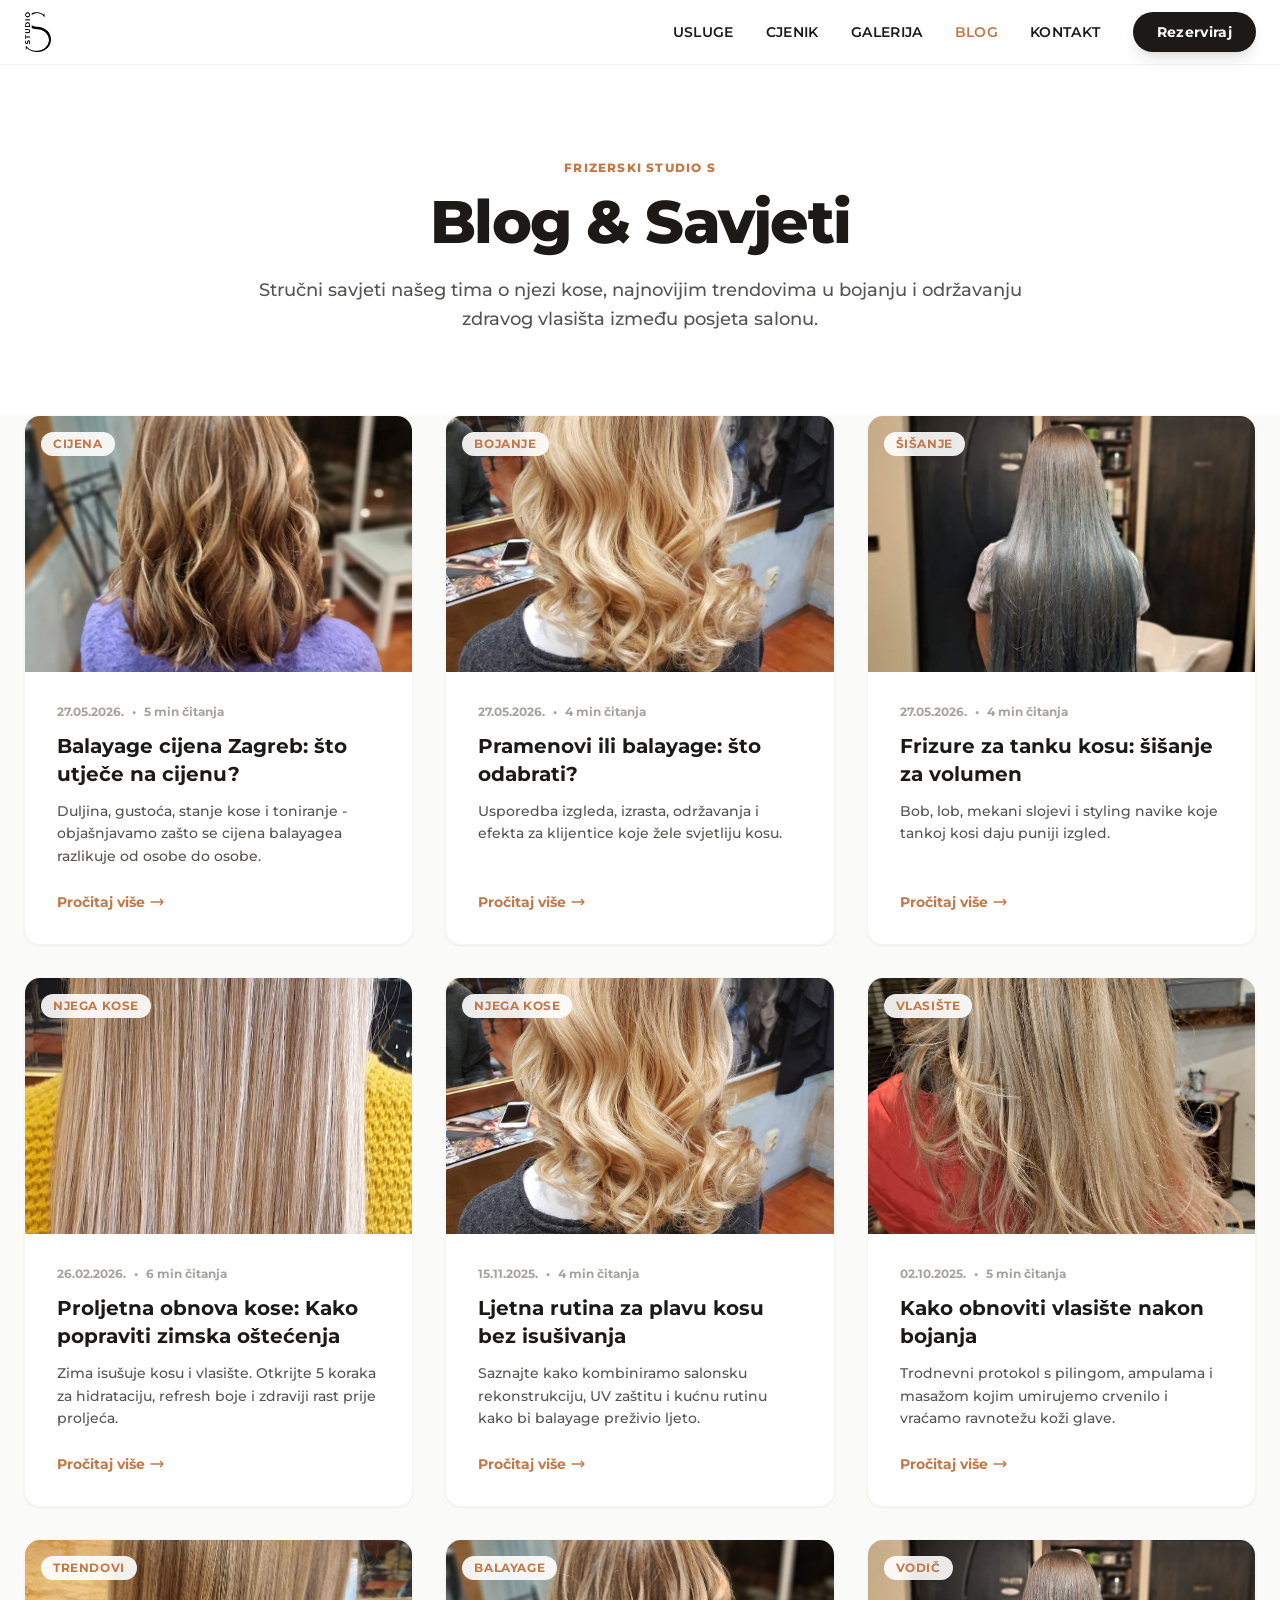
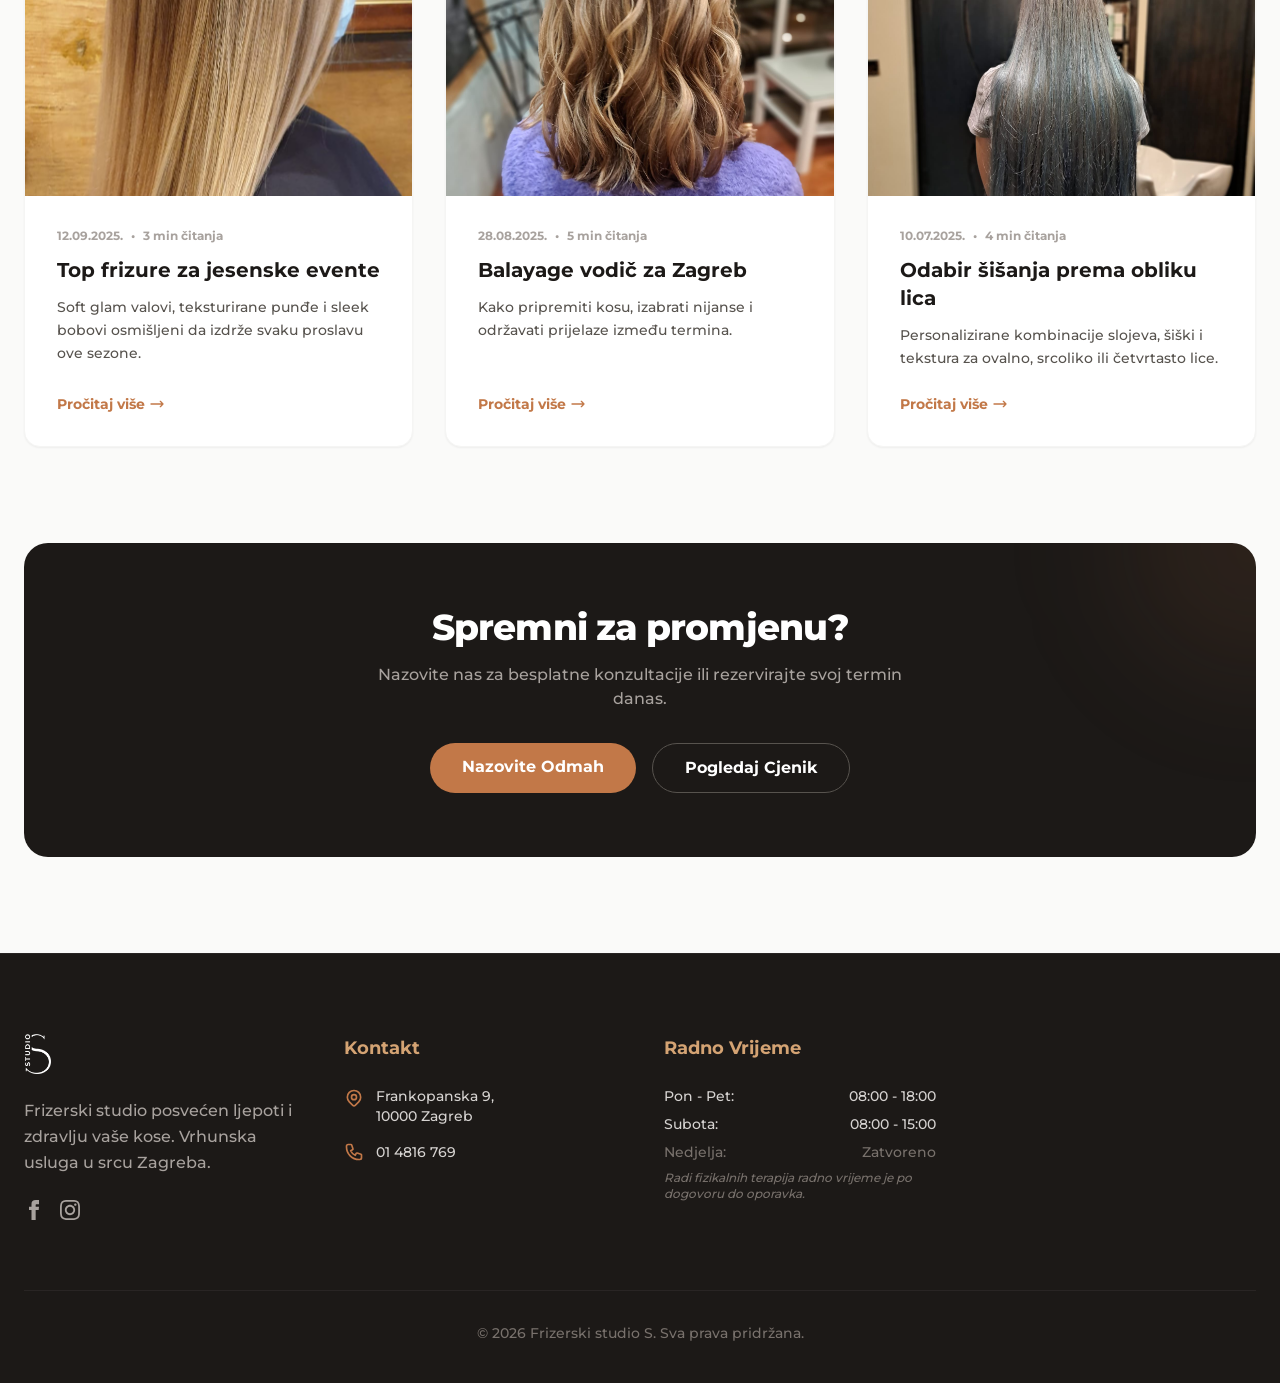
<file: blog/index.html>
﻿<!DOCTYPE html>
<html lang="hr" class="scroll-smooth">
<head>
    <meta charset="UTF-8">
    <meta name="viewport" content="width=device-width, initial-scale=1.0">
    <title>Blog o njezi kose, bojanju i frizurama | Studio S Zagreb</title>
    <meta name="description" content="Stručni savjeti o cijeni balayagea, pramenovima, šišanju, njezi tanke kose i frizerskim trendovima od Frizerskog studija S u centru Zagreba.">
    <meta name="robots" content="index, follow, max-snippet:-1, max-image-preview:large, max-video-preview:-1">
    <link rel="canonical" href="https://frizerskistudios.com/blog/">
    <link rel="alternate" hreflang="hr" href="https://frizerskistudios.com/blog/">
    <meta name="theme-color" content="#C27848">
    
    <meta property="og:type" content="website">
    <meta property="og:title" content="Blog o njezi kose i frizerskim trendovima | Studio S Zagreb">
    <meta property="og:description" content="Praktični savjeti o frizurama, bojanju kose, balayageu i njezi kose iz srca Zagreba.">
    <meta property="og:url" content="https://frizerskistudios.com/blog/">
    <meta property="og:image" content="https://frizerskistudios.com/images/IMG-20250416-WA0004.jpg">
    <meta property="og:locale" content="hr_HR">
    <meta property="og:site_name" content="Frizerski studio S">

    <meta name="twitter:card" content="summary_large_image">
    <meta name="twitter:title" content="Blog o njezi kose | Frizerski studio S Zagreb">
    <meta name="twitter:description" content="Praktični savjeti o frizurama, bojama i njezi kose iz srca Zagreba.">
    <meta name="twitter:image" content="https://frizerskistudios.com/images/IMG-20250416-WA0004.jpg">

    <link rel="preload" href="../fonts/montserrat-latin-ext.woff2" as="font" type="font/woff2" crossorigin>
    <link rel="preload" href="../fonts/montserrat-latin.woff2" as="font" type="font/woff2" crossorigin>
    <link rel="stylesheet" href="../style.css">
    <link rel="icon" type="image/png" href="../images/naljepnica.png">
    <style>
        .glass-nav {
            background: rgba(255, 255, 255, 0.95);
            backdrop-filter: blur(12px);
            -webkit-backdrop-filter: blur(12px);
        }
        .blog-card {
            transition: all 0.4s cubic-bezier(0.175, 0.885, 0.32, 1.275);
        }
        .blog-card:hover {
            transform: translateY(-8px);
            box-shadow: 0 20px 25px -5px rgba(0, 0, 0, 0.1);
        }
    </style>

    <script type="application/ld+json">
    {
        "@context": "https://schema.org",
        "@type": "CollectionPage",
        "name": "Blog | Frizerski studio S",
        "description": "Savjeti stručnog tima Frizerskog studija S o cijeni balayagea, pramenovima, šišanju, njezi kose, trendovima i zdravom vlasištu.",
        "url": "https://frizerskistudios.com/blog/",
        "isPartOf": {
            "@type": "WebSite",
            "name": "Frizerski studio S",
            "url": "https://frizerskistudios.com/"
        },
        "hasPart": [
            {"@type": "BlogPosting", "headline": "Balayage cijena Zagreb: Što utječe na cijenu?", "url": "https://frizerskistudios.com/blog/balayage-cijena-zagreb.html"},
            {"@type": "BlogPosting", "headline": "Pramenovi ili balayage: Razlika i što odabrati", "url": "https://frizerskistudios.com/blog/pramenovi-ili-balayage-razlika.html"},
            {"@type": "BlogPosting", "headline": "Frizure za tanku kosu: Šišanje za volumen", "url": "https://frizerskistudios.com/blog/frizure-za-tanku-kosu-volumen.html"},
            {"@type": "BlogPosting", "headline": "Proljetna obnova kose: Kako popraviti zimska oštećenja", "url": "https://frizerskistudios.com/blog/proljetna-obnova-kose-zagreb.html"},
            {"@type": "BlogPosting", "headline": "Balayage vodič za Zagreb", "url": "https://frizerskistudios.com/blog/balayage-vodic-zagreb.html"}
        ]
    }
    </script>

    <script type="application/ld+json">
    {
        "@context": "https://schema.org",
        "@type": "BreadcrumbList",
        "itemListElement": [
            {
                "@type": "ListItem",
                "position": 1,
                "name": "Početna",
                "item": "https://frizerskistudios.com/"
            },
            {
                "@type": "ListItem",
                "position": 2,
                "name": "Blog",
                "item": "https://frizerskistudios.com/blog/"
            }
        ]
    }
    </script>
</head>
<body class="bg-brand-bg text-brand-dark font-sans antialiased selection:bg-brand-copper selection:text-white flex flex-col min-h-screen">

    <nav class="fixed w-full z-50 top-0 transition-all duration-300 glass-nav border-b border-stone-200/50">
        <div class="container mx-auto px-6 py-3">
            <div class="flex items-center justify-between">
                <a href="../index.html" class="flex items-center gap-3 group">
                    <img src="../images/naljepnica.png" alt="Studio S Logo" class="h-10 w-auto transition-transform duration-300 group-hover:scale-105">
                </a>

                <div class="hidden md:flex items-center space-x-8 text-sm font-semibold tracking-wide">
                    <a href="../index.html#usluge" class="hover:text-brand-copper transition-colors">USLUGE</a>
                    <a href="../index.html#cjenik" class="hover:text-brand-copper transition-colors">CJENIK</a>
                    <a href="../index.html#galerija" class="hover:text-brand-copper transition-colors">GALERIJA</a>
                    <a href="#" class="text-brand-copper">BLOG</a>
                    <a href="../index.html#kontakt" class="hover:text-brand-copper transition-colors">KONTAKT</a>
                    <a href="tel:+38514816769" class="bg-brand-dark text-white px-6 py-2.5 rounded-full hover:bg-brand-copper transition-all transform hover:scale-105 shadow-lg font-bold">
                        Rezerviraj
                    </a>
                </div>

                <button id="mobile-menu-btn" class="md:hidden text-brand-dark focus:outline-none p-2" aria-label="Otvori izbornik">
                    <svg class="w-8 h-8" fill="none" stroke="currentColor" viewBox="0 0 24 24"><path stroke-linecap="round" stroke-linejoin="round" stroke-width="1.5" d="M4 6h16M4 12h16m-7 6h7"></path></svg>
                </button>
            </div>

            <div id="mobile-menu" class="hidden md:hidden absolute top-full left-0 w-full bg-white border-t border-stone-100 shadow-xl py-6 px-6 flex-col space-y-4 font-medium">
                <a href="../index.html#usluge" class="block text-lg border-b border-stone-100 pb-2">Usluge</a>
                <a href="../index.html#cjenik" class="block text-lg border-b border-stone-100 pb-2">Cjenik</a>
                <a href="../index.html#galerija" class="block text-lg border-b border-stone-100 pb-2">Galerija</a>
                <a href="#" class="block text-lg border-b border-stone-100 pb-2 text-brand-copper">Blog</a>
                <a href="../index.html#kontakt" class="block text-lg border-b border-stone-100 pb-2">Kontakt</a>
                <a href="tel:+38514816769" class="block text-center bg-brand-copper text-white py-3 rounded-lg mt-4 font-bold shadow-md">Nazovite nas</a>
            </div>
        </div>
    </nav>

    <header class="pt-32 pb-16 md:pt-40 md:pb-20 bg-white text-center px-6">
        <div class="max-w-3xl mx-auto">
            <span class="text-brand-copper font-extrabold tracking-widest uppercase text-xs mb-4 block">Frizerski Studio S</span>
            <h1 class="text-4xl md:text-6xl font-extrabold text-brand-dark mb-6 tracking-tight">Blog & Savjeti</h1>
            <p class="text-stone-600 text-lg font-medium leading-relaxed">
                Stručni savjeti našeg tima o njezi kose, najnovijim trendovima u bojanju i održavanju zdravog vlasišta između posjeta salonu.
            </p>
        </div>
    </header>

    <main class="flex-grow container mx-auto px-6 pb-24">
        
        <div class="grid grid-cols-1 md:grid-cols-2 lg:grid-cols-3 gap-8">

            <article class="bg-white rounded-2xl overflow-hidden shadow-sm border border-stone-100 blog-card group cursor-pointer flex flex-col h-full">
                <a href="balayage-cijena-zagreb.html" class="block overflow-hidden h-64 relative">
                    <img src="../images/image00002.webp" alt="Balayage cijena Zagreb" class="w-full h-full object-cover transition-transform duration-700 group-hover:scale-105" loading="lazy">
                    <div class="absolute top-4 left-4 bg-white/90 backdrop-blur-sm px-3 py-1 rounded-full text-xs font-bold text-brand-copper uppercase tracking-wider">
                        Cijena
                    </div>
                </a>
                <div class="p-8 flex flex-col flex-grow">
                    <div class="text-xs text-stone-400 font-bold mb-3 flex items-center gap-2">
                        <span>27.05.2026.</span> • <span>5 min čitanja</span>
                    </div>
                    <h2 class="text-xl font-bold text-brand-dark mb-3 group-hover:text-brand-copper transition-colors">
                        <a href="balayage-cijena-zagreb.html">Balayage cijena Zagreb: što utječe na cijenu?</a>
                    </h2>
                    <p class="text-stone-600 text-sm leading-relaxed mb-6 flex-grow font-medium">
                        Duljina, gustoća, stanje kose i toniranje - objašnjavamo zašto se cijena balayagea razlikuje od osobe do osobe.
                    </p>
                    <a href="balayage-cijena-zagreb.html" class="inline-flex items-center text-brand-copper font-bold text-sm hover:underline">
                        Pročitaj više <svg class="w-4 h-4 ml-1" fill="none" stroke="currentColor" viewBox="0 0 24 24"><path stroke-linecap="round" stroke-linejoin="round" stroke-width="2" d="M17 8l4 4m0 0l-4 4m4-4H3"></path></svg>
                    </a>
                </div>
            </article>

            <article class="bg-white rounded-2xl overflow-hidden shadow-sm border border-stone-100 blog-card group cursor-pointer flex flex-col h-full">
                <a href="pramenovi-ili-balayage-razlika.html" class="block overflow-hidden h-64 relative">
                    <img src="../images/26910041_1689132931150051_3069930148032715234_o.webp" alt="Pramenovi ili balayage razlika" class="w-full h-full object-cover transition-transform duration-700 group-hover:scale-105" loading="lazy">
                    <div class="absolute top-4 left-4 bg-white/90 backdrop-blur-sm px-3 py-1 rounded-full text-xs font-bold text-brand-copper uppercase tracking-wider">
                        Bojanje
                    </div>
                </a>
                <div class="p-8 flex flex-col flex-grow">
                    <div class="text-xs text-stone-400 font-bold mb-3 flex items-center gap-2">
                        <span>27.05.2026.</span> • <span>4 min čitanja</span>
                    </div>
                    <h2 class="text-xl font-bold text-brand-dark mb-3 group-hover:text-brand-copper transition-colors">
                        <a href="pramenovi-ili-balayage-razlika.html">Pramenovi ili balayage: što odabrati?</a>
                    </h2>
                    <p class="text-stone-600 text-sm leading-relaxed mb-6 flex-grow font-medium">
                        Usporedba izgleda, izrasta, održavanja i efekta za klijentice koje žele svjetliju kosu.
                    </p>
                    <a href="pramenovi-ili-balayage-razlika.html" class="inline-flex items-center text-brand-copper font-bold text-sm hover:underline">
                        Pročitaj više <svg class="w-4 h-4 ml-1" fill="none" stroke="currentColor" viewBox="0 0 24 24"><path stroke-linecap="round" stroke-linejoin="round" stroke-width="2" d="M17 8l4 4m0 0l-4 4m4-4H3"></path></svg>
                    </a>
                </div>
            </article>

            <article class="bg-white rounded-2xl overflow-hidden shadow-sm border border-stone-100 blog-card group cursor-pointer flex flex-col h-full">
                <a href="frizure-za-tanku-kosu-volumen.html" class="block overflow-hidden h-64 relative">
                    <img src="../images/image00005.webp" alt="Frizure za tanku kosu" class="w-full h-full object-cover transition-transform duration-700 group-hover:scale-105" loading="lazy">
                    <div class="absolute top-4 left-4 bg-white/90 backdrop-blur-sm px-3 py-1 rounded-full text-xs font-bold text-brand-copper uppercase tracking-wider">
                        Šišanje
                    </div>
                </a>
                <div class="p-8 flex flex-col flex-grow">
                    <div class="text-xs text-stone-400 font-bold mb-3 flex items-center gap-2">
                        <span>27.05.2026.</span> • <span>4 min čitanja</span>
                    </div>
                    <h2 class="text-xl font-bold text-brand-dark mb-3 group-hover:text-brand-copper transition-colors">
                        <a href="frizure-za-tanku-kosu-volumen.html">Frizure za tanku kosu: šišanje za volumen</a>
                    </h2>
                    <p class="text-stone-600 text-sm leading-relaxed mb-6 flex-grow font-medium">
                        Bob, lob, mekani slojevi i styling navike koje tankoj kosi daju puniji izgled.
                    </p>
                    <a href="frizure-za-tanku-kosu-volumen.html" class="inline-flex items-center text-brand-copper font-bold text-sm hover:underline">
                        Pročitaj više <svg class="w-4 h-4 ml-1" fill="none" stroke="currentColor" viewBox="0 0 24 24"><path stroke-linecap="round" stroke-linejoin="round" stroke-width="2" d="M17 8l4 4m0 0l-4 4m4-4H3"></path></svg>
                    </a>
                </div>
            </article>

            <article class="bg-white rounded-2xl overflow-hidden shadow-sm border border-stone-100 blog-card group cursor-pointer flex flex-col h-full">
                <a href="proljetna-obnova-kose-zagreb.html" class="block overflow-hidden h-64 relative">
                    <img src="../images/IMG-20250416-WA0003.jpg" alt="Proljetna obnova kose Zagreb" class="w-full h-full object-cover transition-transform duration-700 group-hover:scale-105" loading="lazy">
                    <div class="absolute top-4 left-4 bg-white/90 backdrop-blur-sm px-3 py-1 rounded-full text-xs font-bold text-brand-copper uppercase tracking-wider">
                        Njega kose
                    </div>
                </a>
                <div class="p-8 flex flex-col flex-grow">
                    <div class="text-xs text-stone-400 font-bold mb-3 flex items-center gap-2">
                        <span>26.02.2026.</span> • <span>6 min čitanja</span>
                    </div>
                    <h2 class="text-xl font-bold text-brand-dark mb-3 group-hover:text-brand-copper transition-colors">
                        <a href="proljetna-obnova-kose-zagreb.html">Proljetna obnova kose: Kako popraviti zimska oštećenja</a>
                    </h2>
                    <p class="text-stone-600 text-sm leading-relaxed mb-6 flex-grow font-medium">
                        Zima isušuje kosu i vlasište. Otkrijte 5 koraka za hidrataciju, refresh boje i zdraviji rast prije proljeća.
                    </p>
                    <a href="proljetna-obnova-kose-zagreb.html" class="inline-flex items-center text-brand-copper font-bold text-sm hover:underline">
                        Pročitaj više <svg class="w-4 h-4 ml-1" fill="none" stroke="currentColor" viewBox="0 0 24 24"><path stroke-linecap="round" stroke-linejoin="round" stroke-width="2" d="M17 8l4 4m0 0l-4 4m4-4H3"></path></svg>
                    </a>
                </div>
            </article>
            
            <article class="bg-white rounded-2xl overflow-hidden shadow-sm border border-stone-100 blog-card group cursor-pointer flex flex-col h-full">
                <a href="ljetna-rutina-plava-kosa.html" class="block overflow-hidden h-64 relative">
                    <img src="../images/26910041_1689132931150051_3069930148032715234_o.jpg" alt="Ljetna njega plave kose" class="w-full h-full object-cover transition-transform duration-700 group-hover:scale-105" loading="lazy">
                    <div class="absolute top-4 left-4 bg-white/90 backdrop-blur-sm px-3 py-1 rounded-full text-xs font-bold text-brand-copper uppercase tracking-wider">
                        Njega kose
                    </div>
                </a>
                <div class="p-8 flex flex-col flex-grow">
                    <div class="text-xs text-stone-400 font-bold mb-3 flex items-center gap-2">
                        <span>15.11.2025.</span> • <span>4 min čitanja</span>
                    </div>
                    <h2 class="text-xl font-bold text-brand-dark mb-3 group-hover:text-brand-copper transition-colors">
                        <a href="ljetna-rutina-plava-kosa.html">Ljetna rutina za plavu kosu bez isušivanja</a>
                    </h2>
                    <p class="text-stone-600 text-sm leading-relaxed mb-6 flex-grow font-medium">
                        Saznajte kako kombiniramo salonsku rekonstrukciju, UV zaštitu i kućnu rutinu kako bi balayage preživio ljeto.
                    </p>
                    <a href="ljetna-rutina-plava-kosa.html" class="inline-flex items-center text-brand-copper font-bold text-sm hover:underline">
                        Pročitaj više <svg class="w-4 h-4 ml-1" fill="none" stroke="currentColor" viewBox="0 0 24 24"><path stroke-linecap="round" stroke-linejoin="round" stroke-width="2" d="M17 8l4 4m0 0l-4 4m4-4H3"></path></svg>
                    </a>
                </div>
            </article>

            <article class="bg-white rounded-2xl overflow-hidden shadow-sm border border-stone-100 blog-card group cursor-pointer flex flex-col h-full">
                <a href="obnova-vlasista-nakon-bojanja.html" class="block overflow-hidden h-64 relative">
                    <img src="../images/IMG-20250416-WA0005.jpg" alt="Obnova vlasišta" class="w-full h-full object-cover transition-transform duration-700 group-hover:scale-105" loading="lazy">
                    <div class="absolute top-4 left-4 bg-white/90 backdrop-blur-sm px-3 py-1 rounded-full text-xs font-bold text-brand-copper uppercase tracking-wider">
                        Vlasište
                    </div>
                </a>
                <div class="p-8 flex flex-col flex-grow">
                    <div class="text-xs text-stone-400 font-bold mb-3 flex items-center gap-2">
                        <span>02.10.2025.</span> • <span>5 min čitanja</span>
                    </div>
                    <h2 class="text-xl font-bold text-brand-dark mb-3 group-hover:text-brand-copper transition-colors">
                        <a href="obnova-vlasista-nakon-bojanja.html">Kako obnoviti vlasište nakon bojanja</a>
                    </h2>
                    <p class="text-stone-600 text-sm leading-relaxed mb-6 flex-grow font-medium">
                        Trodnevni protokol s pilingom, ampulama i masažom kojim umirujemo crvenilo i vraćamo ravnotežu koži glave.
                    </p>
                    <a href="obnova-vlasista-nakon-bojanja.html" class="inline-flex items-center text-brand-copper font-bold text-sm hover:underline">
                        Pročitaj više <svg class="w-4 h-4 ml-1" fill="none" stroke="currentColor" viewBox="0 0 24 24"><path stroke-linecap="round" stroke-linejoin="round" stroke-width="2" d="M17 8l4 4m0 0l-4 4m4-4H3"></path></svg>
                    </a>
                </div>
            </article>

            <article class="bg-white rounded-2xl overflow-hidden shadow-sm border border-stone-100 blog-card group cursor-pointer flex flex-col h-full">
                <a href="jesenske-svecane-frizure.html" class="block overflow-hidden h-64 relative">
                    <img src="../images/IMG-20201223-WA0002.jpg" alt="Jesenske frizure" class="w-full h-full object-cover transition-transform duration-700 group-hover:scale-105" loading="lazy">
                    <div class="absolute top-4 left-4 bg-white/90 backdrop-blur-sm px-3 py-1 rounded-full text-xs font-bold text-brand-copper uppercase tracking-wider">
                        Trendovi
                    </div>
                </a>
                <div class="p-8 flex flex-col flex-grow">
                    <div class="text-xs text-stone-400 font-bold mb-3 flex items-center gap-2">
                        <span>12.09.2025.</span> • <span>3 min čitanja</span>
                    </div>
                    <h2 class="text-xl font-bold text-brand-dark mb-3 group-hover:text-brand-copper transition-colors">
                        <a href="jesenske-svecane-frizure.html">Top frizure za jesenske evente</a>
                    </h2>
                    <p class="text-stone-600 text-sm leading-relaxed mb-6 flex-grow font-medium">
                        Soft glam valovi, teksturirane punđe i sleek bobovi osmišljeni da izdrže svaku proslavu ove sezone.
                    </p>
                    <a href="jesenske-svecane-frizure.html" class="inline-flex items-center text-brand-copper font-bold text-sm hover:underline">
                        Pročitaj više <svg class="w-4 h-4 ml-1" fill="none" stroke="currentColor" viewBox="0 0 24 24"><path stroke-linecap="round" stroke-linejoin="round" stroke-width="2" d="M17 8l4 4m0 0l-4 4m4-4H3"></path></svg>
                    </a>
                </div>
            </article>
            
            <article class="bg-white rounded-2xl overflow-hidden shadow-sm border border-stone-100 blog-card group cursor-pointer flex flex-col h-full">
                <a href="balayage-vodic-zagreb.html" class="block overflow-hidden h-64 relative">
                    <img src="../images/image00002.jpeg" alt="Balayage Vodič" class="w-full h-full object-cover transition-transform duration-700 group-hover:scale-105" loading="lazy">
                    <div class="absolute top-4 left-4 bg-white/90 backdrop-blur-sm px-3 py-1 rounded-full text-xs font-bold text-brand-copper uppercase tracking-wider">
                        Balayage
                    </div>
                </a>
                <div class="p-8 flex flex-col flex-grow">
                    <div class="text-xs text-stone-400 font-bold mb-3 flex items-center gap-2">
                        <span>28.08.2025.</span> • <span>5 min čitanja</span>
                    </div>
                    <h2 class="text-xl font-bold text-brand-dark mb-3 group-hover:text-brand-copper transition-colors">
                        <a href="balayage-vodic-zagreb.html">Balayage vodič za Zagreb</a>
                    </h2>
                    <p class="text-stone-600 text-sm leading-relaxed mb-6 flex-grow font-medium">
                        Kako pripremiti kosu, izabrati nijanse i održavati prijelaze između termina.
                    </p>
                    <a href="balayage-vodic-zagreb.html" class="inline-flex items-center text-brand-copper font-bold text-sm hover:underline">
                        Pročitaj više <svg class="w-4 h-4 ml-1" fill="none" stroke="currentColor" viewBox="0 0 24 24"><path stroke-linecap="round" stroke-linejoin="round" stroke-width="2" d="M17 8l4 4m0 0l-4 4m4-4H3"></path></svg>
                    </a>
                </div>
            </article>

            <article class="bg-white rounded-2xl overflow-hidden shadow-sm border border-stone-100 blog-card group cursor-pointer flex flex-col h-full">
                <a href="oblik-lica-zenka-sisanja.html" class="block overflow-hidden h-64 relative">
                    <img src="../images/image00005.jpeg" alt="Šišanje prema obliku lica" class="w-full h-full object-cover transition-transform duration-700 group-hover:scale-105" loading="lazy">
                    <div class="absolute top-4 left-4 bg-white/90 backdrop-blur-sm px-3 py-1 rounded-full text-xs font-bold text-brand-copper uppercase tracking-wider">
                        Vodič
                    </div>
                </a>
                <div class="p-8 flex flex-col flex-grow">
                    <div class="text-xs text-stone-400 font-bold mb-3 flex items-center gap-2">
                        <span>10.07.2025.</span> • <span>4 min čitanja</span>
                    </div>
                    <h2 class="text-xl font-bold text-brand-dark mb-3 group-hover:text-brand-copper transition-colors">
                        <a href="oblik-lica-zenka-sisanja.html">Odabir šišanja prema obliku lica</a>
                    </h2>
                    <p class="text-stone-600 text-sm leading-relaxed mb-6 flex-grow font-medium">
                         Personalizirane kombinacije slojeva, šiški i tekstura za ovalno, srcoliko ili četvrtasto lice.
                    </p>
                    <a href="oblik-lica-zenka-sisanja.html" class="inline-flex items-center text-brand-copper font-bold text-sm hover:underline">
                        Pročitaj više <svg class="w-4 h-4 ml-1" fill="none" stroke="currentColor" viewBox="0 0 24 24"><path stroke-linecap="round" stroke-linejoin="round" stroke-width="2" d="M17 8l4 4m0 0l-4 4m4-4H3"></path></svg>
                    </a>
                </div>
            </article>

        </div>
        
        <div class="mt-24 bg-brand-dark rounded-3xl p-10 md:p-16 text-center text-white relative overflow-hidden">
            <div class="absolute top-0 right-0 w-64 h-64 bg-brand-copper/10 rounded-full blur-3xl -translate-y-1/2 translate-x-1/2"></div>
            <div class="relative z-10">
                <h2 class="text-3xl md:text-4xl font-extrabold mb-4 tracking-tight">Spremni za promjenu?</h2>
                <p class="text-stone-400 max-w-xl mx-auto mb-8 font-medium">Nazovite nas za besplatne konzultacije ili rezervirajte svoj termin danas.</p>
                <div class="flex flex-col sm:flex-row gap-4 justify-center">
                    <a href="tel:+38514816769" class="bg-brand-copper text-white px-8 py-3 rounded-full font-bold hover:bg-white hover:text-brand-dark transition-all">Nazovite Odmah</a>
                    <a href="../index.html#cjenik" class="bg-transparent border border-stone-600 text-white px-8 py-3 rounded-full font-bold hover:bg-white hover:text-brand-dark transition-all">Pogledaj Cjenik</a>
                </div>
            </div>
        </div>

    </main>

    <footer id="kontakt" class="bg-brand-dark text-white pt-20 pb-10 border-t border-stone-800">
        <div class="container mx-auto px-6">
            <div class="grid grid-cols-1 md:grid-cols-2 lg:grid-cols-4 gap-12 mb-16">
                <div>
                    <img src="../images/naljepnica.png" alt="Studio S Logo Footer" class="h-10 w-auto mb-6 brightness-0 invert">
                    <p class="text-stone-400 leading-relaxed mb-6 font-medium">Frizerski studio posvećen ljepoti i zdravlju vaše kose. Vrhunska usluga u srcu Zagreba.</p>
                    <div class="flex space-x-4">
                        <a href="https://www.facebook.com/profile.php?id=100064145379942&locale=hr_HR" target="_blank" rel="noopener noreferrer" class="text-stone-400 hover:text-white transition" aria-label="Facebook"><svg class="w-5 h-5" fill="currentColor" viewBox="0 0 24 24"><path d="M9 8H6v4h3v12h5V12h3.642L18 8h-4V6.333C14 5.378 14.192 5 15.115 5H18V0h-3.808C10.596 0 9 1.583 9 4.615V8z"/></svg></a>
                        <a href="https://www.instagram.com/frizerski_studio_s_zg/" target="_blank" rel="noopener noreferrer" class="text-stone-400 hover:text-white transition" aria-label="Instagram"><svg class="w-5 h-5" fill="currentColor" viewBox="0 0 24 24"><path d="M12 2.163c3.204 0 3.584.012 4.85.07 3.252.148 4.771 1.691 4.919 4.919.058 1.265.069 1.645.069 4.849 0 3.205-.012 3.584-.069 4.849-.149 3.225-1.664 4.771-4.919 4.919-1.266.058-1.644.07-4.85.07-3.204 0-3.584-.012-4.849-.07-3.26-.149-4.771-1.699-4.919-4.92-.058-1.265-.07-1.644-.07-4.849 0-3.204.013-3.583.07-4.849.149-3.227 1.664-4.771 4.919-4.919 1.266-.057 1.645-.069 4.849-.069zm0-2.163c-3.259 0-3.667.014-4.947.072-4.358.2-6.78 2.618-6.98 6.98-.059 1.281-.073 1.689-.073 4.948 0 3.259.014 3.668.072 4.948.2 4.358 2.618 6.78 6.98 6.98 1.281.058 1.689.072 4.948.072 3.259 0 3.668-.014 4.948-.072 4.354-.2 6.782-2.618 6.979-6.98.059-1.28.073-1.689.073-4.948 0-3.259-.014-3.667-.072-4.947-.196-4.354-2.617-6.78-6.979-6.98-1.281-.059-1.69-.073-4.949-.073zm0 5.838c-3.403 0-6.162 2.759-6.162 6.162s2.759 6.163 6.162 6.163 6.162-2.759 6.162-6.163c0-3.403-2.759-6.162-6.162-6.162zm0 10.162c-2.209 0-4-1.79-4-4 0-2.209 1.791-4 4-4s4 1.791 4 4c0 2.21-1.791 4-4 4zm6.406-11.845c-.796 0-1.441.645-1.441 1.44s.645 1.44 1.441 1.44c.795 0 1.439-.645 1.439-1.44s-.644-1.44-1.439-1.44z"/></svg></a>
                    </div>
                </div>

                <div>
                    <h4 class="text-lg font-bold mb-6 text-brand-gold">Kontakt</h4>
                    <ul class="space-y-4 text-stone-300 text-sm font-medium">
                        <li class="flex items-start gap-3">
                            <svg class="w-5 h-5 mt-0.5 text-brand-copper" fill="none" stroke="currentColor" viewBox="0 0 24 24"><path stroke-linecap="round" stroke-linejoin="round" stroke-width="2" d="M17.657 16.657L13.414 20.9a1.998 1.998 0 01-2.827 0l-4.244-4.243a8 8 0 1111.314 0z"></path><path stroke-linecap="round" stroke-linejoin="round" stroke-width="2" d="M15 11a3 3 0 11-6 0 3 3 0 016 0z"></path></svg>
                            Frankopanska 9, <br>10000 Zagreb
                        </li>
                        <li class="flex items-center gap-3">
                            <svg class="w-5 h-5 text-brand-copper" fill="none" stroke="currentColor" viewBox="0 0 24 24"><path stroke-linecap="round" stroke-linejoin="round" stroke-width="2" d="M3 5a2 2 0 012-2h3.28a1 1 0 01.948.684l1.498 4.493a1 1 0 01-.502 1.21l-2.257 1.13a11.042 11.042 0 005.516 5.516l1.13-2.257a1 1 0 011.21-.502l4.493 1.498a1 1 0 01.684.949V19a2 2 0 01-2 2h-1C9.716 21 3 14.284 3 6V5z"></path></svg>
                            <a href="tel:+38514816769" class="hover:text-white transition">01 4816 769</a>
                        </li>
                    </ul>
                </div>

                <div>
                    <h4 class="text-lg font-bold mb-6 text-brand-gold">Radno Vrijeme</h4>
                    <ul class="space-y-2 text-stone-300 text-sm font-medium">
                        <li class="flex justify-between"><span>Pon - Pet:</span> <span>08:00 - 18:00</span></li>
                        <li class="flex justify-between"><span>Subota:</span> <span>08:00 - 15:00</span></li>
                        <li class="flex justify-between text-stone-500"><span>Nedjelja:</span> <span>Zatvoreno</span></li>
                        <li class="text-xs text-stone-500 mt-2 italic">Radi fizikalnih terapija radno vrijeme je po dogovoru do oporavka.</li>
                    </ul>
                </div>
                
                <div class="h-48 rounded-lg overflow-hidden grayscale hover:grayscale-0 transition-all duration-500">
                    <iframe src="https://www.google.com/maps/embed?pb=!1m18!1m12!1m3!1d2781.564748192134!2d15.969968876856525!3d45.8093149710815!2m3!1f0!2f0!3f0!3m2!i1024!i768!4f13.1!3m3!1m2!1s0x4765d6e2a2231509%3A0x695c7379203a382e!2sFrankopanska%20ul.%209%2C%2010000%2C%20Zagreb!5e0!3m2!1shr!2shr!4v1714486518178!5m2!1shr!2shr" width="100%" height="100%" style="border:0;" allowfullscreen="" loading="lazy" title="Frizerski Studio S Lokacija"></iframe>
                </div>
            </div>
            
            <div class="border-t border-stone-800 pt-8 text-center text-stone-500 text-sm font-medium">
                <p>© <span id="currentYear"></span> Frizerski studio S. Sva prava pridržana.</p>
            </div>
        </div>
    </footer>

    <script>
        const blogYear = document.getElementById('currentYear');
        if (blogYear) {
            blogYear.textContent = new Date().getFullYear();
        }

        const blogMobileBtn = document.getElementById('mobile-menu-btn');
        const blogMobileMenu = document.getElementById('mobile-menu');
        
        if (blogMobileBtn && blogMobileMenu) {
            blogMobileBtn.addEventListener('click', () => {
                blogMobileMenu.classList.toggle('hidden');
                blogMobileMenu.classList.toggle('flex');
            });
            
            // Close menu on link click
            blogMobileMenu.querySelectorAll('a').forEach(link => {
                link.addEventListener('click', () => {
                    blogMobileMenu.classList.add('hidden');
                    blogMobileMenu.classList.remove('flex');
                });
            });
        }
    </script>
</body>
</html>
</file>
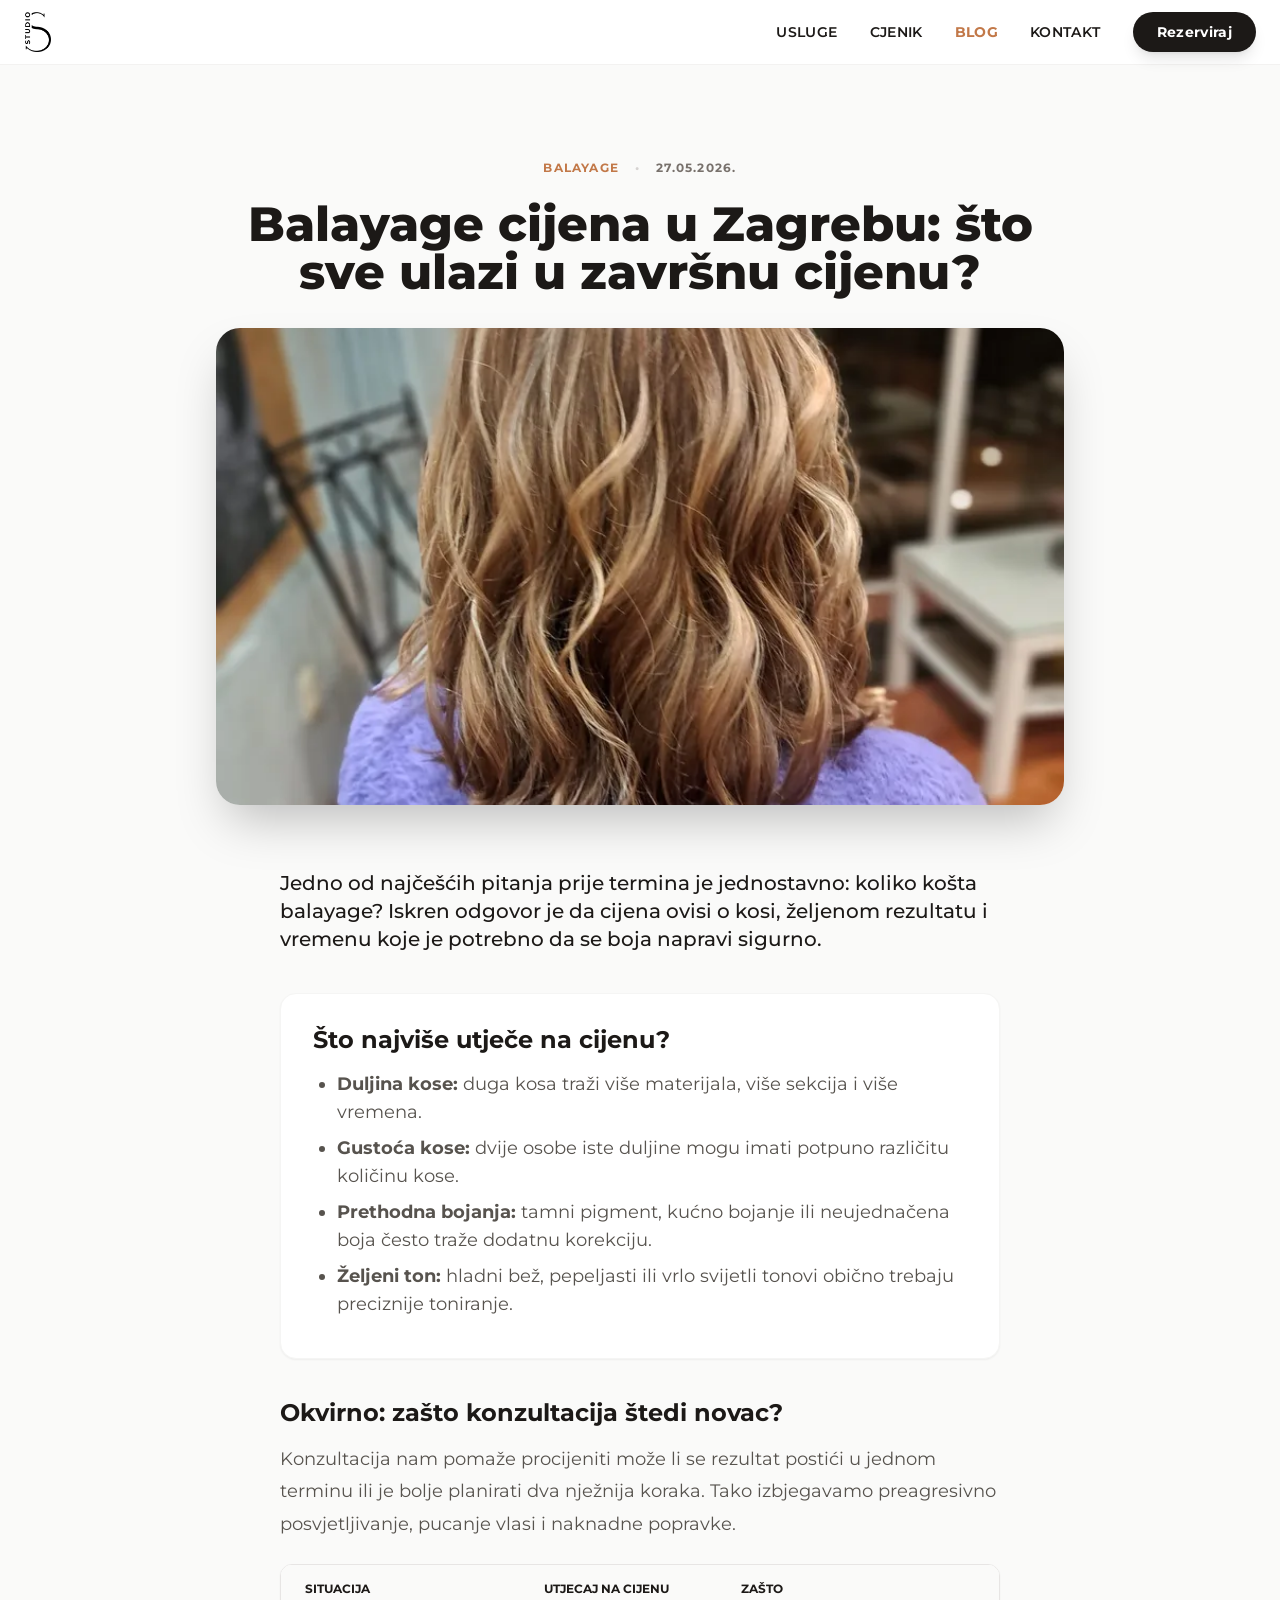
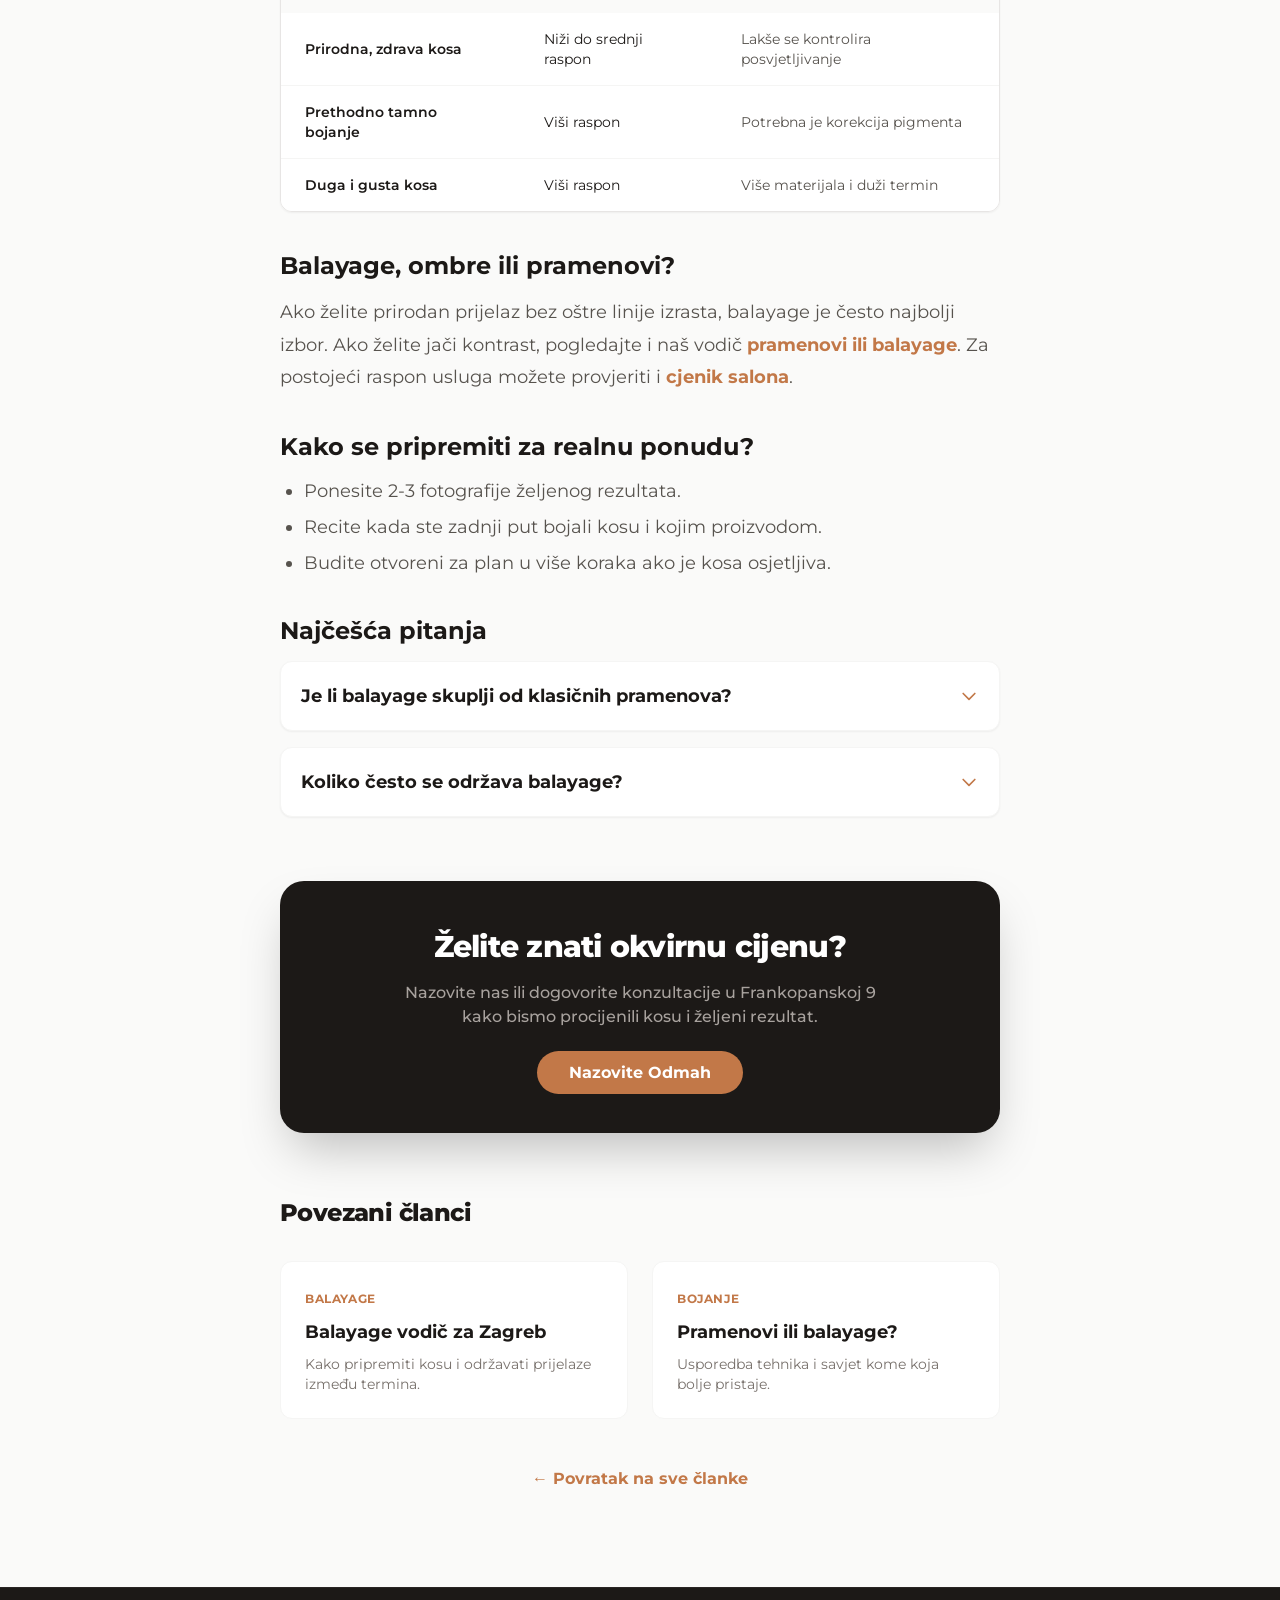
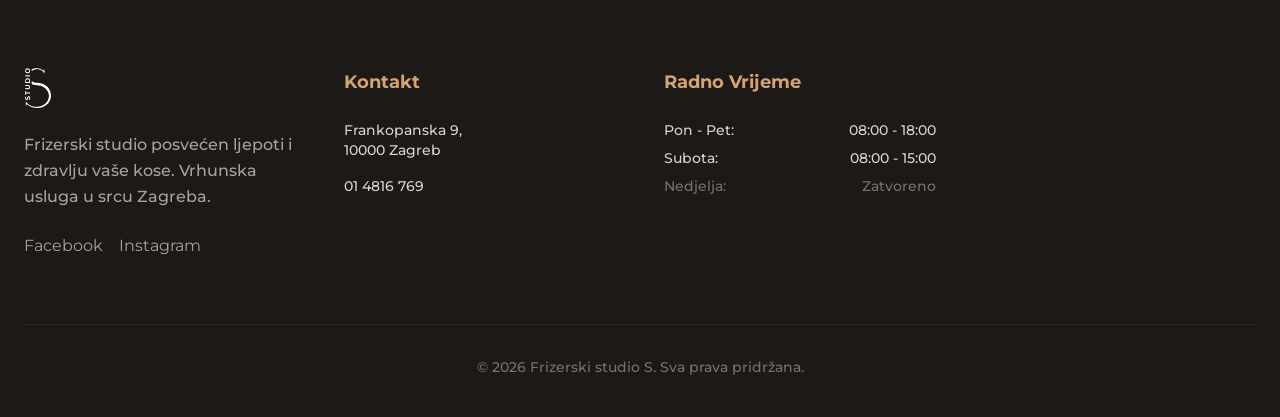
<file: blog/balayage-cijena-zagreb.html>
<!DOCTYPE html>
<html lang="hr" class="scroll-smooth">
<head>
    <meta charset="UTF-8">
    <meta name="viewport" content="width=device-width, initial-scale=1.0">
    <title>Balayage cijena Zagreb: Što utječe na cijenu? | Studio S</title>
    <meta name="description" content="Koliko košta balayage u Zagrebu i zašto cijena ovisi o duljini, gustoći, stanju kose i željenom tonu? Vodič Frizerskog studija S iz centra Zagreba.">
    <meta name="robots" content="index, follow, max-snippet:-1, max-image-preview:large, max-video-preview:-1">
    <link rel="canonical" href="https://frizerskistudios.com/blog/balayage-cijena-zagreb.html">
    <link rel="alternate" hreflang="hr" href="https://frizerskistudios.com/blog/balayage-cijena-zagreb.html">
    <meta name="theme-color" content="#C27848">

    <meta property="og:type" content="article">
    <meta property="og:title" content="Balayage cijena Zagreb: Što utječe na cijenu?">
    <meta property="og:description" content="Praktičan vodič kroz cijenu balayagea, trajanje termina i faktore koji mijenjaju završnu ponudu u salonu.">
    <meta property="og:url" content="https://frizerskistudios.com/blog/balayage-cijena-zagreb.html">
    <meta property="og:image" content="https://frizerskistudios.com/images/image00002.webp">
    <meta property="og:locale" content="hr_HR">
    <meta property="og:site_name" content="Frizerski studio S">
    <meta property="article:published_time" content="2026-05-27">
    <meta property="article:modified_time" content="2026-05-27">
    <meta property="article:section" content="Bojanje kose">
    <meta property="article:tag" content="balayage cijena Zagreb">
    <meta property="article:tag" content="balayage Zagreb">
    <meta property="article:tag" content="bojanje kose Zagreb">
    <meta name="twitter:card" content="summary_large_image">
    <meta name="twitter:title" content="Balayage cijena Zagreb | Studio S">
    <meta name="twitter:description" content="Što ulazi u cijenu balayagea i kako se pripremiti za konzultacije.">
    <meta name="twitter:image" content="https://frizerskistudios.com/images/image00002.webp">

    <link rel="preload" href="../fonts/montserrat-latin-ext.woff2" as="font" type="font/woff2" crossorigin>
    <link rel="preload" href="../fonts/montserrat-latin.woff2" as="font" type="font/woff2" crossorigin>
    <link rel="stylesheet" href="../style.css">
    <link rel="icon" type="image/png" href="../images/naljepnica.png">

    <script type="application/ld+json">
    {
        "@context": "https://schema.org",
        "@type": "BlogPosting",
        "headline": "Balayage cijena Zagreb: Što utječe na cijenu?",
        "description": "Vodič kroz cijenu balayagea u Zagrebu: duljina, gustoća, stanje kose, toniranje i održavanje rezultata.",
        "image": "https://frizerskistudios.com/images/image00002.webp",
        "author": {"@type": "Organization", "name": "Frizerski studio S", "url": "https://frizerskistudios.com/"},
        "publisher": {"@type": "Organization", "name": "Frizerski studio S", "logo": {"@type": "ImageObject", "url": "https://frizerskistudios.com/images/naljepnica.png"}},
        "datePublished": "2026-05-27",
        "dateModified": "2026-05-27",
        "mainEntityOfPage": {"@type": "WebPage", "@id": "https://frizerskistudios.com/blog/balayage-cijena-zagreb.html"}
    }
    </script>
    <script type="application/ld+json">
    {
        "@context": "https://schema.org",
        "@type": "FAQPage",
        "mainEntity": [
            {"@type": "Question", "name": "Zašto se cijena balayagea razlikuje od osobe do osobe?", "acceptedAnswer": {"@type": "Answer", "text": "Cijena ovisi o duljini, gustoći i stanju kose, količini posvjetljivanja, toniranju i vremenu potrebnom za siguran rezultat."}},
            {"@type": "Question", "name": "Koliko traje balayage termin?", "acceptedAnswer": {"@type": "Answer", "text": "Najčešće traje od tri do četiri sata, a za vrlo gustu ili prethodno bojanu kosu može trajati dulje."}},
            {"@type": "Question", "name": "Mogu li dobiti točnu cijenu prije termina?", "acceptedAnswer": {"@type": "Answer", "text": "Najtočniju cijenu moguće je dati nakon konzultacije u salonu, jer frizer mora vidjeti stanje i povijest kose."}}
        ]
    }
    </script>
    <script type="application/ld+json">
    {
        "@context": "https://schema.org",
        "@type": "BreadcrumbList",
        "itemListElement": [
            {"@type": "ListItem", "position": 1, "name": "Početna", "item": "https://frizerskistudios.com/"},
            {"@type": "ListItem", "position": 2, "name": "Blog", "item": "https://frizerskistudios.com/blog/"},
            {"@type": "ListItem", "position": 3, "name": "Balayage cijena Zagreb", "item": "https://frizerskistudios.com/blog/balayage-cijena-zagreb.html"}
        ]
    }
    </script>
    <style>
        .glass-nav { background: rgba(255, 255, 255, 0.95); backdrop-filter: blur(12px); -webkit-backdrop-filter: blur(12px); }
        article h2 { font-size: 1.5rem; font-weight: 700; color: #1C1917; margin-top: 2.5rem; margin-bottom: 1rem; }
        article p { margin-bottom: 1.5rem; line-height: 1.8; color: #57534e; }
        article ul { list-style-type: disc; padding-left: 1.5rem; margin-bottom: 1.5rem; color: #57534e; }
        article li { margin-bottom: 0.5rem; }
    </style>
</head>
<body class="bg-brand-bg text-brand-dark font-sans antialiased selection:bg-brand-copper selection:text-white flex flex-col min-h-screen">
    <nav class="fixed w-full z-50 top-0 transition-all duration-300 glass-nav border-b border-stone-200/50">
        <div class="container mx-auto px-6 py-3">
            <div class="flex items-center justify-between">
                <a href="../index.html" class="flex items-center gap-3 group"><img src="../images/naljepnica.png" alt="Studio S Logo" class="h-10 w-auto transition-transform duration-300 group-hover:scale-105"></a>
                <div class="hidden md:flex items-center space-x-8 text-sm font-semibold tracking-wide">
                    <a href="../index.html#usluge" class="hover:text-brand-copper transition-colors">USLUGE</a>
                    <a href="../index.html#cjenik" class="hover:text-brand-copper transition-colors">CJENIK</a>
                    <a href="index.html" class="text-brand-copper font-bold">BLOG</a>
                    <a href="../index.html#kontakt" class="hover:text-brand-copper transition-colors">KONTAKT</a>
                    <a href="tel:+38514816769" class="bg-brand-dark text-white px-6 py-2.5 rounded-full hover:bg-brand-copper transition-all transform hover:scale-105 shadow-lg font-bold">Rezerviraj</a>
                </div>
                <button id="mobile-menu-btn" class="md:hidden text-brand-dark focus:outline-none p-2" aria-label="Otvori izbornik"><svg class="w-8 h-8" fill="none" stroke="currentColor" viewBox="0 0 24 24"><path stroke-linecap="round" stroke-linejoin="round" stroke-width="1.5" d="M4 6h16M4 12h16m-7 6h7"></path></svg></button>
            </div>
            <div id="mobile-menu" class="hidden md:hidden absolute top-full left-0 w-full bg-white border-t border-stone-100 shadow-xl py-6 px-6 flex-col space-y-4 font-medium">
                <a href="../index.html#usluge" class="block text-lg border-b border-stone-100 pb-2">Usluge</a>
                <a href="../index.html#cjenik" class="block text-lg border-b border-stone-100 pb-2">Cjenik</a>
                <a href="index.html" class="block text-lg border-b border-stone-100 pb-2 text-brand-copper">Blog</a>
                <a href="../index.html#kontakt" class="block text-lg border-b border-stone-100 pb-2">Kontakt</a>
                <a href="tel:+38514816769" class="block text-center bg-brand-copper text-white py-3 rounded-lg mt-4 font-bold shadow-md">Nazovite nas</a>
            </div>
        </div>
    </nav>

    <header class="pt-32 pb-10 md:pt-40 md:pb-16 container mx-auto px-6 max-w-4xl text-center">
        <div class="flex items-center justify-center gap-4 text-xs font-bold uppercase tracking-widest mb-6">
            <span class="text-brand-copper">Balayage</span><span class="text-stone-300">•</span><span class="text-stone-500">27.05.2026.</span>
        </div>
        <h1 class="text-3xl md:text-5xl font-extrabold text-brand-dark mb-8 leading-tight">Balayage cijena u Zagrebu: što sve ulazi u završnu cijenu?</h1>
        <div class="rounded-3xl overflow-hidden shadow-2xl aspect-video relative">
            <img src="../images/image00002.webp" alt="Balayage cijena Zagreb i savjetovanje u salonu" class="w-full h-full object-cover" loading="lazy">
        </div>
    </header>

    <main class="container mx-auto px-6 pb-24 max-w-3xl">
        <article class="text-lg">
            <p class="lead font-medium text-xl text-brand-dark mb-10">Jedno od najčešćih pitanja prije termina je jednostavno: koliko košta balayage? Iskren odgovor je da cijena ovisi o kosi, željenom rezultatu i vremenu koje je potrebno da se boja napravi sigurno.</p>

            <div class="bg-white p-8 rounded-2xl shadow-sm border border-stone-100 mb-10">
                <h2 class="!mt-0">Što najviše utječe na cijenu?</h2>
                <ul class="!mb-0">
                    <li><strong>Duljina kose:</strong> duga kosa traži više materijala, više sekcija i više vremena.</li>
                    <li><strong>Gustoća kose:</strong> dvije osobe iste duljine mogu imati potpuno različitu količinu kose.</li>
                    <li><strong>Prethodna bojanja:</strong> tamni pigment, kućno bojanje ili neujednačena boja često traže dodatnu korekciju.</li>
                    <li><strong>Željeni ton:</strong> hladni bež, pepeljasti ili vrlo svijetli tonovi obično trebaju preciznije toniranje.</li>
                </ul>
            </div>

            <h2>Okvirno: zašto konzultacija štedi novac?</h2>
            <p>Konzultacija nam pomaže procijeniti može li se rezultat postići u jednom terminu ili je bolje planirati dva nježnija koraka. Tako izbjegavamo preagresivno posvjetljivanje, pucanje vlasi i naknadne popravke.</p>

            <div class="overflow-x-auto rounded-xl border border-stone-200 shadow-sm mb-10">
                <table class="w-full text-sm text-left bg-white">
                    <thead class="bg-brand-bg text-brand-dark font-bold uppercase text-xs">
                        <tr><th class="px-6 py-4">Situacija</th><th class="px-6 py-4">Utjecaj na cijenu</th><th class="px-6 py-4">Zašto</th></tr>
                    </thead>
                    <tbody class="divide-y divide-stone-100">
                        <tr><td class="px-6 py-4 font-semibold">Prirodna, zdrava kosa</td><td class="px-6 py-4">Niži do srednji raspon</td><td class="px-6 py-4 text-stone-600">Lakše se kontrolira posvjetljivanje</td></tr>
                        <tr><td class="px-6 py-4 font-semibold">Prethodno tamno bojanje</td><td class="px-6 py-4">Viši raspon</td><td class="px-6 py-4 text-stone-600">Potrebna je korekcija pigmenta</td></tr>
                        <tr><td class="px-6 py-4 font-semibold">Duga i gusta kosa</td><td class="px-6 py-4">Viši raspon</td><td class="px-6 py-4 text-stone-600">Više materijala i duži termin</td></tr>
                    </tbody>
                </table>
            </div>

            <h2>Balayage, ombre ili pramenovi?</h2>
            <p>Ako želite prirodan prijelaz bez oštre linije izrasta, balayage je često najbolji izbor. Ako želite jači kontrast, pogledajte i naš vodič <a href="pramenovi-ili-balayage-razlika.html" class="text-brand-copper font-bold hover:underline">pramenovi ili balayage</a>. Za postojeći raspon usluga možete provjeriti i <a href="../index.html#cjenik" class="text-brand-copper font-bold hover:underline">cjenik salona</a>.</p>

            <h2>Kako se pripremiti za realnu ponudu?</h2>
            <ul>
                <li>Ponesite 2-3 fotografije željenog rezultata.</li>
                <li>Recite kada ste zadnji put bojali kosu i kojim proizvodom.</li>
                <li>Budite otvoreni za plan u više koraka ako je kosa osjetljiva.</li>
            </ul>

            <h2>Najčešća pitanja</h2>
            <div class="space-y-4 mb-10">
                <details class="bg-white rounded-xl p-5 shadow-sm border border-stone-100 group"><summary class="font-bold text-brand-dark cursor-pointer list-none flex justify-between items-center">Je li balayage skuplji od klasičnih pramenova?<span class="transition group-open:rotate-180"><svg class="w-5 h-5 text-brand-copper" fill="none" stroke="currentColor" viewBox="0 0 24 24"><path stroke-linecap="round" stroke-linejoin="round" stroke-width="2" d="M19 9l-7 7-7-7"></path></svg></span></summary><p class="mt-4 !mb-0 text-sm">Može biti, jer se radi vrlo personalizirano i često uključuje toniranje. No prednost je što izrast izgleda mekše pa se korekcija obično radi rjeđe.</p></details>
                <details class="bg-white rounded-xl p-5 shadow-sm border border-stone-100 group"><summary class="font-bold text-brand-dark cursor-pointer list-none flex justify-between items-center">Koliko često se održava balayage?<span class="transition group-open:rotate-180"><svg class="w-5 h-5 text-brand-copper" fill="none" stroke="currentColor" viewBox="0 0 24 24"><path stroke-linecap="round" stroke-linejoin="round" stroke-width="2" d="M19 9l-7 7-7-7"></path></svg></span></summary><p class="mt-4 !mb-0 text-sm">Najčešće svakih 3 do 4 mjeseca, uz povremeni gloss ili toniranje ako želite održati hladniji ili sjajniji ton.</p></details>
            </div>
        </article>

        <div class="mt-16 bg-brand-dark rounded-3xl p-10 md:p-12 text-center text-white relative overflow-hidden shadow-2xl">
            <div class="relative z-10">
                <h2 class="text-2xl md:text-3xl font-extrabold mb-4 tracking-tight">Želite znati okvirnu cijenu?</h2>
                <p class="text-stone-400 max-w-lg mx-auto mb-8 font-medium">Nazovite nas ili dogovorite konzultacije u Frankopanskoj 9 kako bismo procijenili kosu i željeni rezultat.</p>
                <a href="tel:+38514816769" class="bg-brand-copper text-white px-8 py-3 rounded-full font-bold hover:bg-white hover:text-brand-dark transition-all">Nazovite Odmah</a>
            </div>
        </div>

        <div class="mt-16 mb-12">
            <h2 class="text-2xl font-extrabold text-brand-dark mb-8 tracking-tight">Povezani članci</h2>
            <div class="grid grid-cols-1 md:grid-cols-2 gap-6">
                <a href="balayage-vodic-zagreb.html" class="group block bg-white p-6 rounded-xl border border-stone-100 hover:shadow-md transition"><span class="text-xs font-bold text-brand-copper uppercase tracking-wider">Balayage</span><h3 class="text-lg font-bold mt-2 group-hover:text-brand-copper transition">Balayage vodič za Zagreb</h3><p class="text-stone-500 text-sm mt-2">Kako pripremiti kosu i održavati prijelaze između termina.</p></a>
                <a href="pramenovi-ili-balayage-razlika.html" class="group block bg-white p-6 rounded-xl border border-stone-100 hover:shadow-md transition"><span class="text-xs font-bold text-brand-copper uppercase tracking-wider">Bojanje</span><h3 class="text-lg font-bold mt-2 group-hover:text-brand-copper transition">Pramenovi ili balayage?</h3><p class="text-stone-500 text-sm mt-2">Usporedba tehnika i savjet kome koja bolje pristaje.</p></a>
            </div>
        </div>
        <div class="mt-12 text-center"><a href="index.html" class="text-brand-copper font-bold hover:underline">← Povratak na sve članke</a></div>
    </main>

    <footer id="kontakt" class="bg-brand-dark text-white pt-20 pb-10 border-t border-stone-800">
        <div class="container mx-auto px-6">
            <div class="grid grid-cols-1 md:grid-cols-2 lg:grid-cols-4 gap-12 mb-16">
                <div><img src="../images/naljepnica.png" alt="Studio S Logo Footer" class="h-10 w-auto mb-6 brightness-0 invert"><p class="text-stone-400 leading-relaxed mb-6 font-medium">Frizerski studio posvećen ljepoti i zdravlju vaše kose. Vrhunska usluga u srcu Zagreba.</p><div class="flex space-x-4"><a href="https://www.facebook.com/profile.php?id=100064145379942&locale=hr_HR" target="_blank" rel="noopener noreferrer" class="text-stone-400 hover:text-white transition">Facebook</a><a href="https://www.instagram.com/frizerski_studio_s_zg/" target="_blank" rel="noopener noreferrer" class="text-stone-400 hover:text-white transition">Instagram</a></div></div>
                <div><h4 class="text-lg font-bold mb-6 text-brand-gold">Kontakt</h4><ul class="space-y-4 text-stone-300 text-sm font-medium"><li>Frankopanska 9, <br>10000 Zagreb</li><li><a href="tel:+38514816769" class="hover:text-white transition">01 4816 769</a></li></ul></div>
                <div><h4 class="text-lg font-bold mb-6 text-brand-gold">Radno Vrijeme</h4><ul class="space-y-2 text-stone-300 text-sm font-medium"><li class="flex justify-between"><span>Pon - Pet:</span> <span>08:00 - 18:00</span></li><li class="flex justify-between"><span>Subota:</span> <span>08:00 - 15:00</span></li><li class="flex justify-between text-stone-500"><span>Nedjelja:</span> <span>Zatvoreno</span></li></ul></div>
                <div class="h-48 rounded-lg overflow-hidden grayscale hover:grayscale-0 transition-all duration-500"><iframe src="https://www.google.com/maps/embed?pb=!1m18!1m12!1m3!1d2781.564748192134!2d15.969968876856525!3d45.8093149710815!2m3!1f0!2f0!3f0!3m2!i1024!i768!4f13.1!3m3!1m2!1s0x4765d6e2a2231509%3A0x695c7379203a382e!2sFrankopanska%20ul.%209%2C%2010000%2C%20Zagreb!5e0!3m2!1shr!2shr!4v1714486518178!5m2!1shr!2shr" width="100%" height="100%" style="border:0;" allowfullscreen="" loading="lazy" title="Frizerski Studio S Lokacija"></iframe></div>
            </div>
            <div class="border-t border-stone-800 pt-8 text-center text-stone-500 text-sm font-medium"><p>© <span id="currentYear"></span> Frizerski studio S. Sva prava pridržana.</p></div>
        </div>
    </footer>
    <script>
        const blogYear = document.getElementById('currentYear'); if (blogYear) { blogYear.textContent = new Date().getFullYear(); }
        const blogMobileBtn = document.getElementById('mobile-menu-btn'); const blogMobileMenu = document.getElementById('mobile-menu');
        if (blogMobileBtn && blogMobileMenu) { blogMobileBtn.addEventListener('click', () => { blogMobileMenu.classList.toggle('hidden'); blogMobileMenu.classList.toggle('flex'); }); blogMobileMenu.querySelectorAll('a').forEach(link => { link.addEventListener('click', () => { blogMobileMenu.classList.add('hidden'); blogMobileMenu.classList.remove('flex'); }); }); }
    </script>
</body>
</html>
</file>
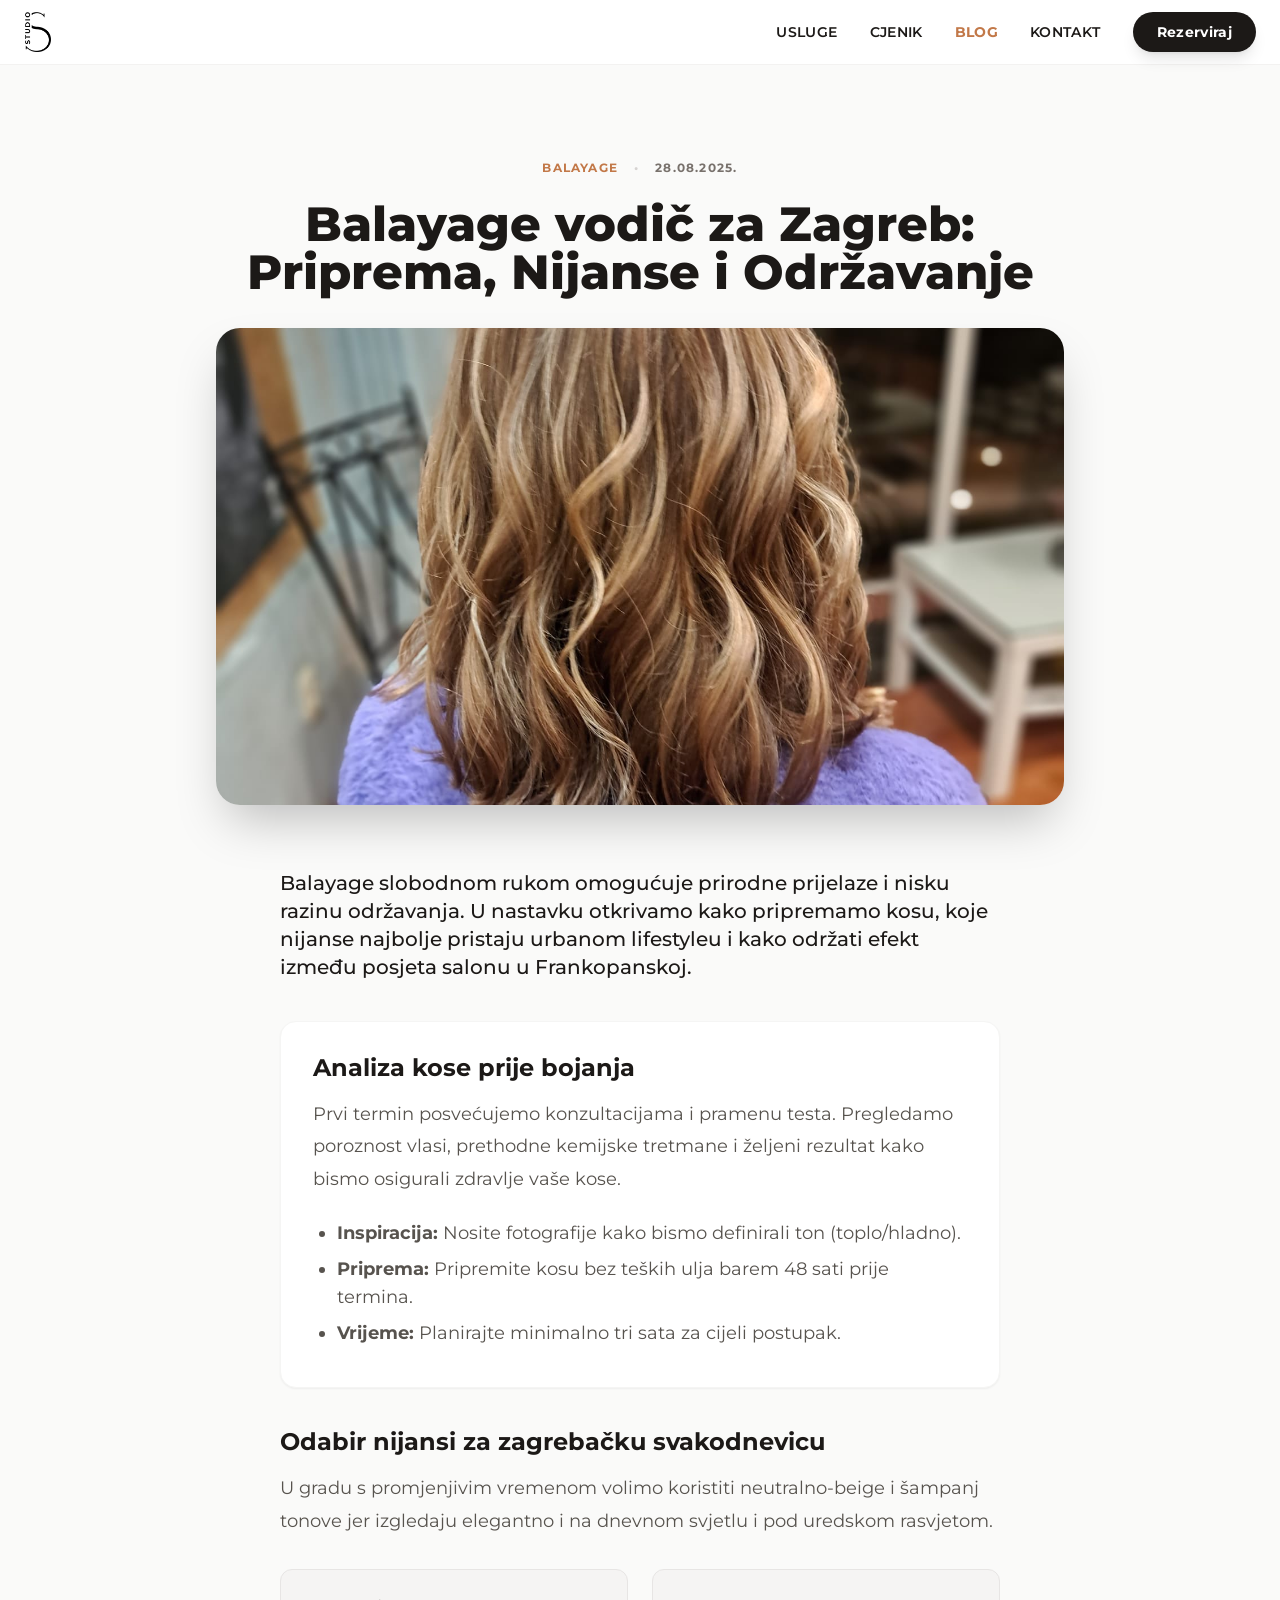
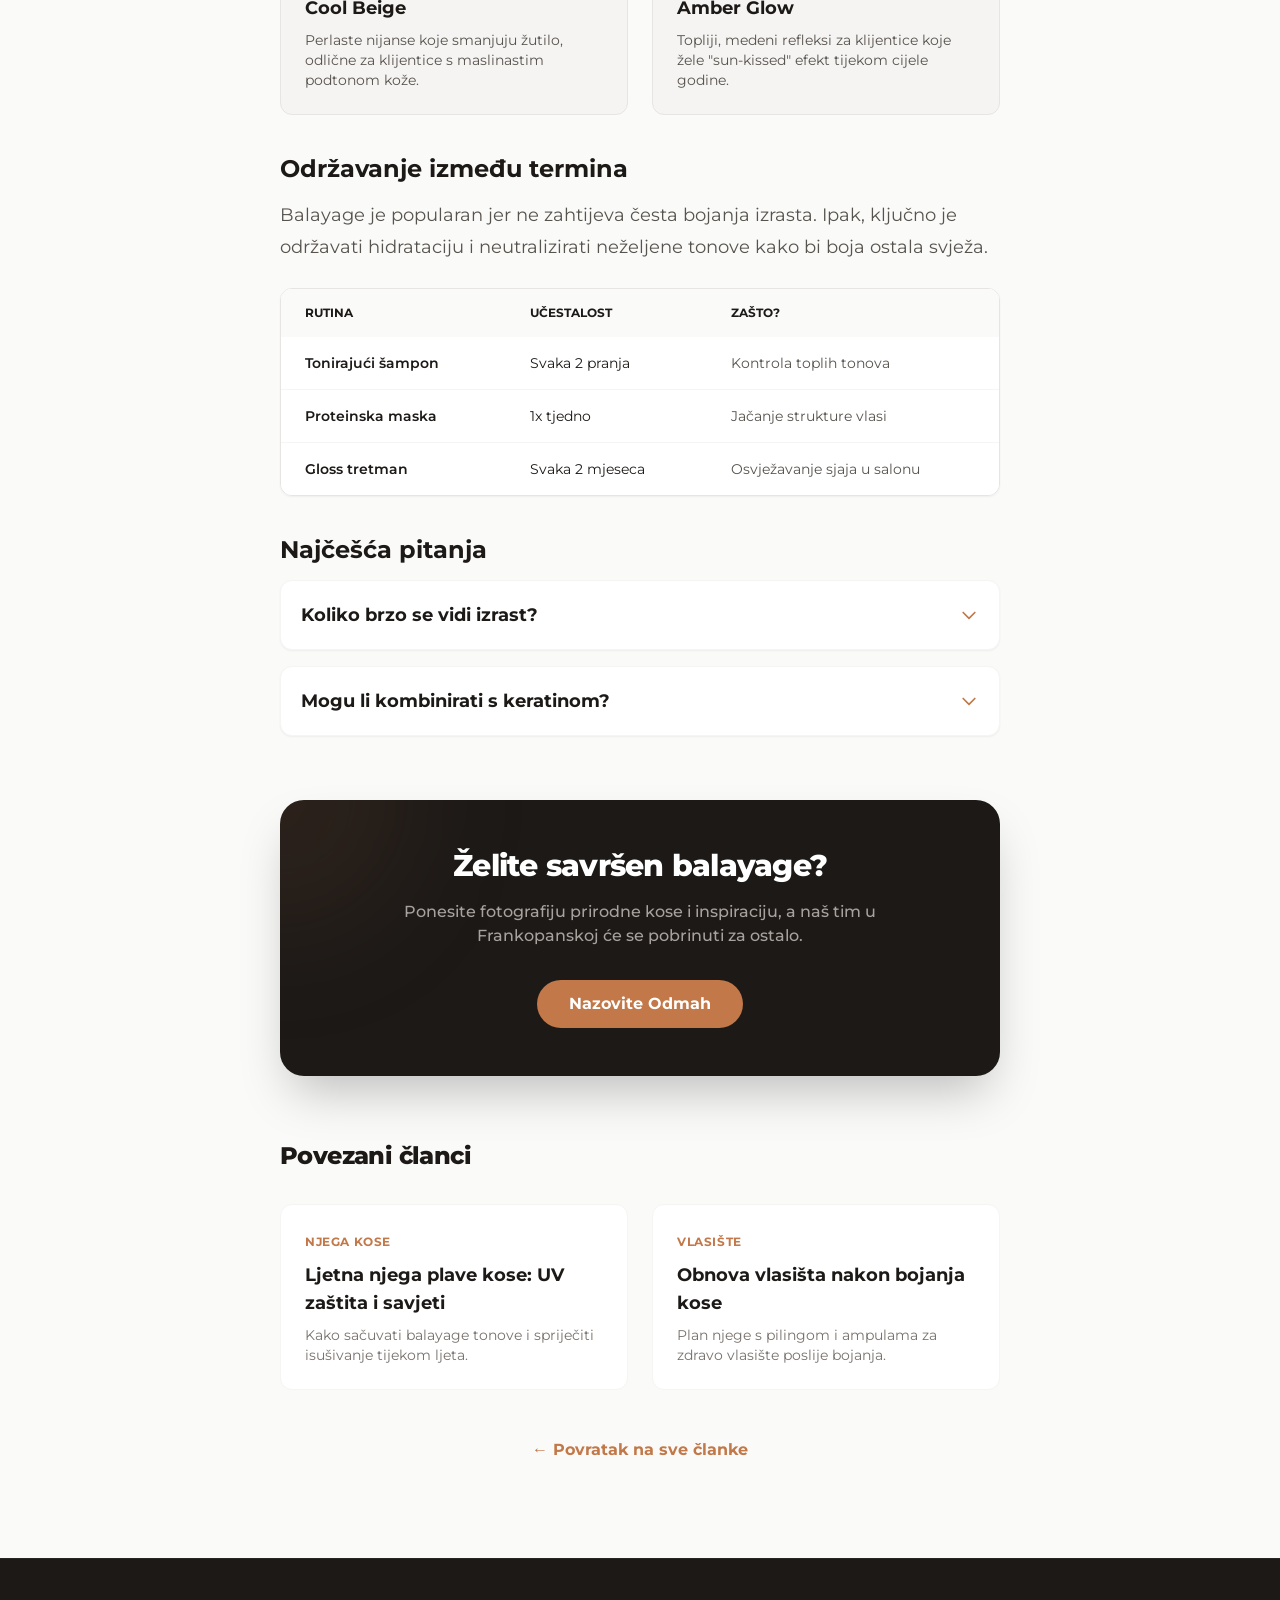
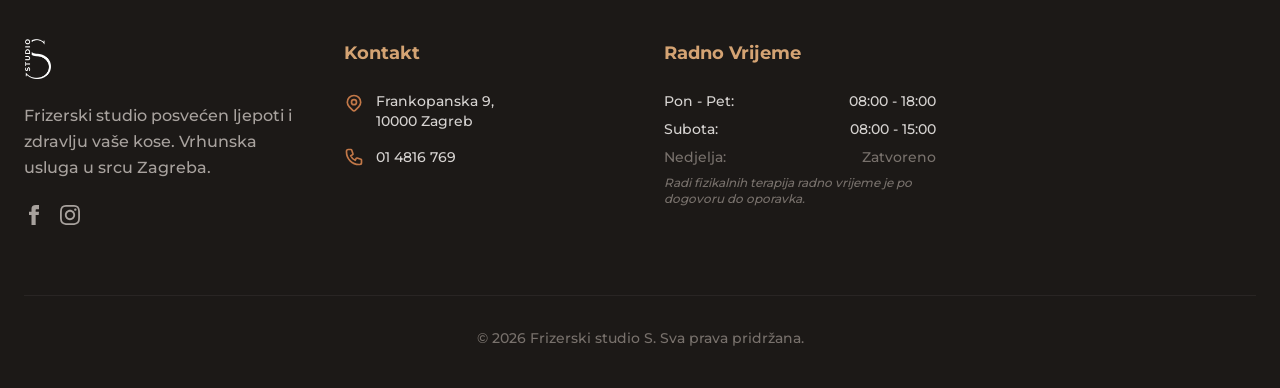
<file: blog/balayage-vodic-zagreb.html>
﻿<!DOCTYPE html>
<html lang="hr" class="scroll-smooth">
<head>
    <meta charset="UTF-8">
    <meta name="viewport" content="width=device-width, initial-scale=1.0">
    <title>Balayage vodič Zagreb: Priprema, Nijanse i Održavanje | Studio S</title>
    <meta name="description" content="Kompletni vodič za balayage u Zagrebu — kako pripremiti kosu, koje nijanse izabrati, koliko košta i kako održavati rezultate. Savjeti Frizerskog studija S.">
    <meta name="robots" content="index, follow, max-snippet:-1, max-image-preview:large, max-video-preview:-1">
    <link rel="canonical" href="https://frizerskistudios.com/blog/balayage-vodic-zagreb.html">
    <link rel="alternate" hreflang="hr" href="https://frizerskistudios.com/blog/balayage-vodic-zagreb.html">
    <meta name="theme-color" content="#C27848">
    
    <meta property="og:type" content="article">
    <meta property="og:title" content="Balayage vodič za Zagreb — Sve što trebate znati">
    <meta property="og:description" content="Kako pripremiti kosu za balayage, koje nijanse izabrati i kako održavati rezultate u Frizerskom studiju S u Zagrebu.">
    <meta property="og:url" content="https://frizerskistudios.com/blog/balayage-vodic-zagreb.html">
    <meta property="og:image" content="https://frizerskistudios.com/images/image00002.jpeg">
    <meta property="og:locale" content="hr_HR">
    <meta property="og:site_name" content="Frizerski studio S">
    <meta property="article:published_time" content="2025-08-28">
    <meta property="article:modified_time" content="2025-12-05">
    <meta property="article:section" content="Bojanje kose">
    <meta property="article:tag" content="balayage">
    <meta property="article:tag" content="bojanje kose">
    <meta property="article:tag" content="zagreb">
    <meta name="twitter:card" content="summary_large_image">
    <meta name="twitter:title" content="Balayage vodič za Zagreb | Studio S">
    <meta name="twitter:description" content="Sve što trebate znati o balayage tehnici: priprema, nijanse i održavanje.">
    <meta name="twitter:image" content="https://frizerskistudios.com/images/image00002.jpeg">
    
    <link rel="preload" href="../fonts/montserrat-latin-ext.woff2" as="font" type="font/woff2" crossorigin>
    <link rel="preload" href="../fonts/montserrat-latin.woff2" as="font" type="font/woff2" crossorigin>
    <link rel="stylesheet" href="../style.css">
    <link rel="icon" type="image/png" href="../images/naljepnica.png">
    
    <script type="application/ld+json">
    {
        "@context": "https://schema.org",
        "@type": "BlogPosting",
        "headline": "Balayage vodič za Zagreb: Priprema, Nijanse i Održavanje",
        "description": "Kompletni vodič za balayage u Zagrebu — kako pripremiti kosu, izabrati nijanse i održavati rezultate uz stručni tim Frizerskog studija S.",
        "image": "https://frizerskistudios.com/images/image00002.jpeg",
        "author": {
            "@type": "Organization",
            "name": "Frizerski studio S",
            "url": "https://frizerskistudios.com/"
        },
        "publisher": {
            "@type": "Organization",
            "name": "Frizerski studio S",
            "logo": {
                "@type": "ImageObject",
                "url": "https://frizerskistudios.com/images/naljepnica.png"
            }
        },
        "datePublished": "2025-08-28",
        "dateModified": "2025-12-05",
        "mainEntityOfPage": {
            "@type": "WebPage",
            "@id": "https://frizerskistudios.com/blog/balayage-vodic-zagreb.html"
        }
    }
    </script>

    <script type="application/ld+json">
    {
        "@context": "https://schema.org",
        "@type": "BreadcrumbList",
        "itemListElement": [
            {
                "@type": "ListItem",
                "position": 1,
                "name": "Početna",
                "item": "https://frizerskistudios.com/"
            },
            {
                "@type": "ListItem",
                "position": 2,
                "name": "Blog",
                "item": "https://frizerskistudios.com/blog/"
            },
            {
                "@type": "ListItem",
                "position": 3,
                "name": "Balayage vodič za Zagreb",
                "item": "https://frizerskistudios.com/blog/balayage-vodic-zagreb.html"
            }
        ]
    }
    </script>

    <style>
        .glass-nav {
            background: rgba(255, 255, 255, 0.95);
            backdrop-filter: blur(12px);
            -webkit-backdrop-filter: blur(12px);
        }
        /* Custom styling for article content */
        article h2 {
            font-size: 1.5rem;
            font-weight: 700;
            color: #1C1917;
            margin-top: 2.5rem;
            margin-bottom: 1rem;
        }
        article p {
            margin-bottom: 1.5rem;
            line-height: 1.8;
            color: #57534e;
        }
        article ul {
            list-style-type: disc;
            padding-left: 1.5rem;
            margin-bottom: 1.5rem;
            color: #57534e;
        }
        article li {
            margin-bottom: 0.5rem;
        }
    </style>
</head>
<body class="bg-brand-bg text-brand-dark font-sans antialiased selection:bg-brand-copper selection:text-white flex flex-col min-h-screen">

    <nav class="fixed w-full z-50 top-0 transition-all duration-300 glass-nav border-b border-stone-200/50">
        <div class="container mx-auto px-6 py-3">
            <div class="flex items-center justify-between">
                <a href="../index.html" class="flex items-center gap-3 group">
                    <img src="../images/naljepnica.png" alt="Studio S Logo" class="h-10 w-auto transition-transform duration-300 group-hover:scale-105">
                </a>

                <div class="hidden md:flex items-center space-x-8 text-sm font-semibold tracking-wide">
                    <a href="../index.html#usluge" class="hover:text-brand-copper transition-colors">USLUGE</a>
                    <a href="../index.html#cjenik" class="hover:text-brand-copper transition-colors">CJENIK</a>
                    <a href="index.html" class="text-brand-copper font-bold">BLOG</a>
                    <a href="../index.html#kontakt" class="hover:text-brand-copper transition-colors">KONTAKT</a>
                    <a href="tel:+38514816769" class="bg-brand-dark text-white px-6 py-2.5 rounded-full hover:bg-brand-copper transition-all transform hover:scale-105 shadow-lg font-bold">
                        Rezerviraj
                    </a>
                </div>

                <button id="mobile-menu-btn" class="md:hidden text-brand-dark focus:outline-none p-2" aria-label="Otvori izbornik">
                    <svg class="w-8 h-8" fill="none" stroke="currentColor" viewBox="0 0 24 24"><path stroke-linecap="round" stroke-linejoin="round" stroke-width="1.5" d="M4 6h16M4 12h16m-7 6h7"></path></svg>
                </button>
            </div>

            <div id="mobile-menu" class="hidden md:hidden absolute top-full left-0 w-full bg-white border-t border-stone-100 shadow-xl py-6 px-6 flex-col space-y-4 font-medium">
                <a href="../index.html#usluge" class="block text-lg border-b border-stone-100 pb-2">Usluge</a>
                <a href="../index.html#cjenik" class="block text-lg border-b border-stone-100 pb-2">Cjenik</a>
                <a href="index.html" class="block text-lg border-b border-stone-100 pb-2 text-brand-copper">Blog</a>
                <a href="../index.html#kontakt" class="block text-lg border-b border-stone-100 pb-2">Kontakt</a>
                <a href="tel:+38514816769" class="block text-center bg-brand-copper text-white py-3 rounded-lg mt-4 font-bold shadow-md">Nazovite nas</a>
            </div>
        </div>
    </nav>

    <header class="pt-32 pb-10 md:pt-40 md:pb-16 container mx-auto px-6 max-w-4xl text-center">
        <div class="flex items-center justify-center gap-4 text-xs font-bold uppercase tracking-widest mb-6">
            <span class="text-brand-copper">Balayage</span>
            <span class="text-stone-300">•</span>
            <span class="text-stone-500">28.08.2025.</span>
        </div>
        <h1 class="text-3xl md:text-5xl font-extrabold text-brand-dark mb-8 leading-tight">Balayage vodič za Zagreb: Priprema, Nijanse i Održavanje</h1>
        <div class="rounded-3xl overflow-hidden shadow-2xl aspect-video relative">
            <img src="../images/image00002.jpeg" alt="Balayage tehnika u Frizerskom studiju S" class="w-full h-full object-cover" loading="lazy">
        </div>
    </header>

    <main class="container mx-auto px-6 pb-24 max-w-3xl">
        <article class="text-lg">
            <p class="lead font-medium text-xl text-brand-dark mb-10">
                Balayage slobodnom rukom omogućuje prirodne prijelaze i nisku razinu održavanja. U nastavku otkrivamo kako pripremamo kosu, koje nijanse najbolje pristaju urbanom lifestyleu i kako održati efekt između posjeta salonu u Frankopanskoj.
            </p>

            <div class="bg-white p-8 rounded-2xl shadow-sm border border-stone-100 mb-10">
                <h2 class="!mt-0">Analiza kose prije bojanja</h2>
                <p>Prvi termin posvećujemo konzultacijama i pramenu testa. Pregledamo poroznost vlasi, prethodne kemijske tretmane i željeni rezultat kako bismo osigurali zdravlje vaše kose.</p>
                <ul class="!mb-0">
                    <li><strong>Inspiracija:</strong> Nosite fotografije kako bismo definirali ton (toplo/hladno).</li>
                    <li><strong>Priprema:</strong> Pripremite kosu bez teških ulja barem 48 sati prije termina.</li>
                    <li><strong>Vrijeme:</strong> Planirajte minimalno tri sata za cijeli postupak.</li>
                </ul>
            </div>

            <h2>Odabir nijansi za zagrebačku svakodnevicu</h2>
            <p>U gradu s promjenjivim vremenom volimo koristiti neutralno-beige i šampanj tonove jer izgledaju elegantno i na dnevnom svjetlu i pod uredskom rasvjetom.</p>
            
            <div class="grid md:grid-cols-2 gap-6 my-8">
                <div class="bg-brand-soft/30 rounded-xl p-6 border border-brand-soft">
                    <h3 class="font-bold text-lg mb-2 text-brand-dark">Cool Beige</h3>
                    <p class="!mb-0 text-sm">Perlaste nijanse koje smanjuju žutilo, odlične za klijentice s maslinastim podtonom kože.</p>
                </div>
                <div class="bg-brand-soft/30 rounded-xl p-6 border border-brand-soft">
                    <h3 class="font-bold text-lg mb-2 text-brand-dark">Amber Glow</h3>
                    <p class="!mb-0 text-sm">Topliji, medeni refleksi za klijentice koje žele "sun-kissed" efekt tijekom cijele godine.</p>
                </div>
            </div>

            <h2>Održavanje između termina</h2>
            <p>Balayage je popularan jer ne zahtijeva česta bojanja izrasta. Ipak, ključno je održavati hidrataciju i neutralizirati neželjene tonove kako bi boja ostala svježa.</p>

            <div class="overflow-x-auto rounded-xl border border-stone-200 shadow-sm mb-10">
                <table class="w-full text-sm text-left bg-white">
                    <thead class="bg-brand-bg text-brand-dark font-bold uppercase text-xs">
                        <tr>
                            <th class="px-6 py-4">Rutina</th>
                            <th class="px-6 py-4">Učestalost</th>
                            <th class="px-6 py-4">Zašto?</th>
                        </tr>
                    </thead>
                    <tbody class="divide-y divide-stone-100">
                        <tr>
                            <td class="px-6 py-4 font-semibold">Tonirajući šampon</td>
                            <td class="px-6 py-4">Svaka 2 pranja</td>
                            <td class="px-6 py-4 text-stone-600">Kontrola toplih tonova</td>
                        </tr>
                        <tr>
                            <td class="px-6 py-4 font-semibold">Proteinska maska</td>
                            <td class="px-6 py-4">1x tjedno</td>
                            <td class="px-6 py-4 text-stone-600">Jačanje strukture vlasi</td>
                        </tr>
                        <tr>
                            <td class="px-6 py-4 font-semibold">Gloss tretman</td>
                            <td class="px-6 py-4">Svaka 2 mjeseca</td>
                            <td class="px-6 py-4 text-stone-600">Osvježavanje sjaja u salonu</td>
                        </tr>
                    </tbody>
                </table>
            </div>

            <h2>Najčešća pitanja</h2>
            <div class="space-y-4 mb-10">
                <details class="bg-white rounded-xl p-5 shadow-sm border border-stone-100 group">
                    <summary class="font-bold text-brand-dark cursor-pointer list-none flex justify-between items-center">
                        Koliko brzo se vidi izrast?
                        <span class="transition group-open:rotate-180">
                            <svg class="w-5 h-5 text-brand-copper" fill="none" stroke="currentColor" viewBox="0 0 24 24"><path stroke-linecap="round" stroke-linejoin="round" stroke-width="2" d="M19 9l-7 7-7-7"></path></svg>
                        </span>
                    </summary>
                    <p class="mt-4 !mb-0 text-sm">Balayage nema jasnu granicu ("crtu") pri korijenu, pa korekciju najčešće radimo tek nakon 3 do 4 mjeseca, ovisno o brzini rasta kose.</p>
                </details>

                <details class="bg-white rounded-xl p-5 shadow-sm border border-stone-100 group">
                    <summary class="font-bold text-brand-dark cursor-pointer list-none flex justify-between items-center">
                        Mogu li kombinirati s keratinom?
                        <span class="transition group-open:rotate-180">
                            <svg class="w-5 h-5 text-brand-copper" fill="none" stroke="currentColor" viewBox="0 0 24 24"><path stroke-linecap="round" stroke-linejoin="round" stroke-width="2" d="M19 9l-7 7-7-7"></path></svg>
                        </span>
                    </summary>
                    <p class="mt-4 !mb-0 text-sm">Da, ali keratin preporučujemo raditi najranije dva tjedna nakon balayage tretmana kako bismo maksimalno očuvali pigment boje.</p>
                </details>
            </div>
        </article>

        <div class="mt-16 bg-brand-dark rounded-3xl p-10 md:p-12 text-center text-white relative overflow-hidden shadow-2xl">
            <div class="absolute top-0 left-0 w-64 h-64 bg-brand-copper/10 rounded-full blur-3xl -translate-x-1/2 -translate-y-1/2"></div>
            <div class="relative z-10">
                <h2 class="text-2xl md:text-3xl font-extrabold mb-4 tracking-tight">Želite savršen balayage?</h2>
                <p class="text-stone-400 max-w-lg mx-auto mb-8 font-medium">Ponesite fotografiju prirodne kose i inspiraciju, a naš tim u Frankopanskoj će se pobrinuti za ostalo.</p>
                <div class="flex flex-col sm:flex-row gap-4 justify-center">
                    <a href="tel:+38514816769" class="bg-brand-copper text-white px-8 py-3 rounded-full font-bold hover:bg-white hover:text-brand-dark transition-all">Nazovite Odmah</a>
                </div>
            </div>
        </div>
        
        <div class="mt-16 mb-12">
            <h2 class="text-2xl font-extrabold text-brand-dark mb-8 tracking-tight">Povezani članci</h2>
            <div class="grid grid-cols-1 md:grid-cols-2 gap-6">
                <a href="ljetna-rutina-plava-kosa.html" class="group block bg-white p-6 rounded-xl border border-stone-100 hover:shadow-md transition">
                    <span class="text-xs font-bold text-brand-copper uppercase tracking-wider">Njega kose</span>
                    <h3 class="text-lg font-bold mt-2 group-hover:text-brand-copper transition">Ljetna njega plave kose: UV zaštita i savjeti</h3>
                    <p class="text-stone-500 text-sm mt-2">Kako sačuvati balayage tonove i spriječiti isušivanje tijekom ljeta.</p>
                </a>
                <a href="obnova-vlasista-nakon-bojanja.html" class="group block bg-white p-6 rounded-xl border border-stone-100 hover:shadow-md transition">
                    <span class="text-xs font-bold text-brand-copper uppercase tracking-wider">Vlasište</span>
                    <h3 class="text-lg font-bold mt-2 group-hover:text-brand-copper transition">Obnova vlasišta nakon bojanja kose</h3>
                    <p class="text-stone-500 text-sm mt-2">Plan njege s pilingom i ampulama za zdravo vlasište poslije bojanja.</p>
                </a>
            </div>
        </div>

        <div class="mt-12 text-center">
             <a href="index.html" class="text-brand-copper font-bold hover:underline">← Povratak na sve članke</a>
        </div>
    </main>

    <footer id="kontakt" class="bg-brand-dark text-white pt-20 pb-10 border-t border-stone-800">
        <div class="container mx-auto px-6">
            <div class="grid grid-cols-1 md:grid-cols-2 lg:grid-cols-4 gap-12 mb-16">
                <div>
                    <img src="../images/naljepnica.png" alt="Studio S Logo Footer" class="h-10 w-auto mb-6 brightness-0 invert">
                    <p class="text-stone-400 leading-relaxed mb-6 font-medium">Frizerski studio posvećen ljepoti i zdravlju vaše kose. Vrhunska usluga u srcu Zagreba.</p>
                    <div class="flex space-x-4">
                        <a href="https://www.facebook.com/profile.php?id=100064145379942&locale=hr_HR" target="_blank" rel="noopener noreferrer" class="text-stone-400 hover:text-white transition" aria-label="Facebook"><svg class="w-5 h-5" fill="currentColor" viewBox="0 0 24 24"><path d="M9 8H6v4h3v12h5V12h3.642L18 8h-4V6.333C14 5.378 14.192 5 15.115 5H18V0h-3.808C10.596 0 9 1.583 9 4.615V8z"/></svg></a>
                        <a href="https://www.instagram.com/frizerski_studio_s_zg/" target="_blank" rel="noopener noreferrer" class="text-stone-400 hover:text-white transition" aria-label="Instagram"><svg class="w-5 h-5" fill="currentColor" viewBox="0 0 24 24"><path d="M12 2.163c3.204 0 3.584.012 4.85.07 3.252.148 4.771 1.691 4.919 4.919.058 1.265.069 1.645.069 4.849 0 3.205-.012 3.584-.069 4.849-.149 3.225-1.664 4.771-4.919 4.919-1.266.058-1.644.07-4.85.07-3.204 0-3.584-.012-4.849-.07-3.26-.149-4.771-1.699-4.919-4.92-.058-1.265-.07-1.644-.07-4.849 0-3.204.013-3.583.07-4.849.149-3.227 1.664-4.771 4.919-4.919 1.266-.057 1.645-.069 4.849-.069zm0-2.163c-3.259 0-3.667.014-4.947.072-4.358.2-6.78 2.618-6.98 6.98-.059 1.281-.073 1.689-.073 4.948 0 3.259.014 3.668.072 4.948.2 4.358 2.618 6.78 6.98 6.98 1.281.058 1.689.072 4.948.072 3.259 0 3.668-.014 4.948-.072 4.354-.2 6.782-2.618 6.979-6.98.059-1.28.073-1.689.073-4.948 0-3.259-.014-3.667-.072-4.947-.196-4.354-2.617-6.78-6.979-6.98-1.281-.059-1.69-.073-4.949-.073zm0 5.838c-3.403 0-6.162 2.759-6.162 6.162s2.759 6.163 6.162 6.163 6.162-2.759 6.162-6.163c0-3.403-2.759-6.162-6.162-6.162zm0 10.162c-2.209 0-4-1.79-4-4 0-2.209 1.791-4 4-4s4 1.791 4 4c0 2.21-1.791 4-4 4zm6.406-11.845c-.796 0-1.441.645-1.441 1.44s.645 1.44 1.441 1.44c.795 0 1.439-.645 1.439-1.44s-.644-1.44-1.439-1.44z"/></svg></a>
                    </div>
                </div>

                <div>
                    <h4 class="text-lg font-bold mb-6 text-brand-gold">Kontakt</h4>
                    <ul class="space-y-4 text-stone-300 text-sm font-medium">
                        <li class="flex items-start gap-3">
                            <svg class="w-5 h-5 mt-0.5 text-brand-copper" fill="none" stroke="currentColor" viewBox="0 0 24 24"><path stroke-linecap="round" stroke-linejoin="round" stroke-width="2" d="M17.657 16.657L13.414 20.9a1.998 1.998 0 01-2.827 0l-4.244-4.243a8 8 0 1111.314 0z"></path><path stroke-linecap="round" stroke-linejoin="round" stroke-width="2" d="M15 11a3 3 0 11-6 0 3 3 0 016 0z"></path></svg>
                            Frankopanska 9, <br>10000 Zagreb
                        </li>
                        <li class="flex items-center gap-3">
                            <svg class="w-5 h-5 text-brand-copper" fill="none" stroke="currentColor" viewBox="0 0 24 24"><path stroke-linecap="round" stroke-linejoin="round" stroke-width="2" d="M3 5a2 2 0 012-2h3.28a1 1 0 01.948.684l1.498 4.493a1 1 0 01-.502 1.21l-2.257 1.13a11.042 11.042 0 005.516 5.516l1.13-2.257a1 1 0 011.21-.502l4.493 1.498a1 1 0 01.684.949V19a2 2 0 01-2 2h-1C9.716 21 3 14.284 3 6V5z"></path></svg>
                            <a href="tel:+38514816769" class="hover:text-white transition">01 4816 769</a>
                        </li>
                    </ul>
                </div>

                <div>
                    <h4 class="text-lg font-bold mb-6 text-brand-gold">Radno Vrijeme</h4>
                    <ul class="space-y-2 text-stone-300 text-sm font-medium">
                        <li class="flex justify-between"><span>Pon - Pet:</span> <span>08:00 - 18:00</span></li>
                        <li class="flex justify-between"><span>Subota:</span> <span>08:00 - 15:00</span></li>
                        <li class="flex justify-between text-stone-500"><span>Nedjelja:</span> <span>Zatvoreno</span></li>
                        <li class="text-xs text-stone-500 mt-2 italic">Radi fizikalnih terapija radno vrijeme je po dogovoru do oporavka.</li>
                    </ul>
                </div>
                
                <div class="h-48 rounded-lg overflow-hidden grayscale hover:grayscale-0 transition-all duration-500">
                    <iframe src="https://www.google.com/maps/embed?pb=!1m18!1m12!1m3!1d2781.564748192134!2d15.969968876856525!3d45.8093149710815!2m3!1f0!2f0!3f0!3m2!i1024!i768!4f13.1!3m3!1m2!1s0x4765d6e2a2231509%3A0x695c7379203a382e!2sFrankopanska%20ul.%209%2C%2010000%2C%20Zagreb!5e0!3m2!1shr!2shr!4v1714486518178!5m2!1shr!2shr" width="100%" height="100%" style="border:0;" allowfullscreen="" loading="lazy" title="Frizerski Studio S Lokacija"></iframe>
                </div>
            </div>
            
            <div class="border-t border-stone-800 pt-8 text-center text-stone-500 text-sm font-medium">
                <p>© <span id="currentYear"></span> Frizerski studio S. Sva prava pridržana.</p>
            </div>
        </div>
    </footer>

    <script>
        const blogYear = document.getElementById('currentYear');
        if (blogYear) {
            blogYear.textContent = new Date().getFullYear();
        }

        const blogMobileBtn = document.getElementById('mobile-menu-btn');
        const blogMobileMenu = document.getElementById('mobile-menu');
        
        if (blogMobileBtn && blogMobileMenu) {
            blogMobileBtn.addEventListener('click', () => {
                blogMobileMenu.classList.toggle('hidden');
                blogMobileMenu.classList.toggle('flex');
            });
            
            // Close menu on link click
            blogMobileMenu.querySelectorAll('a').forEach(link => {
                link.addEventListener('click', () => {
                    blogMobileMenu.classList.add('hidden');
                    blogMobileMenu.classList.remove('flex');
                });
            });
        }
    </script>
</body>
</html>
</file>
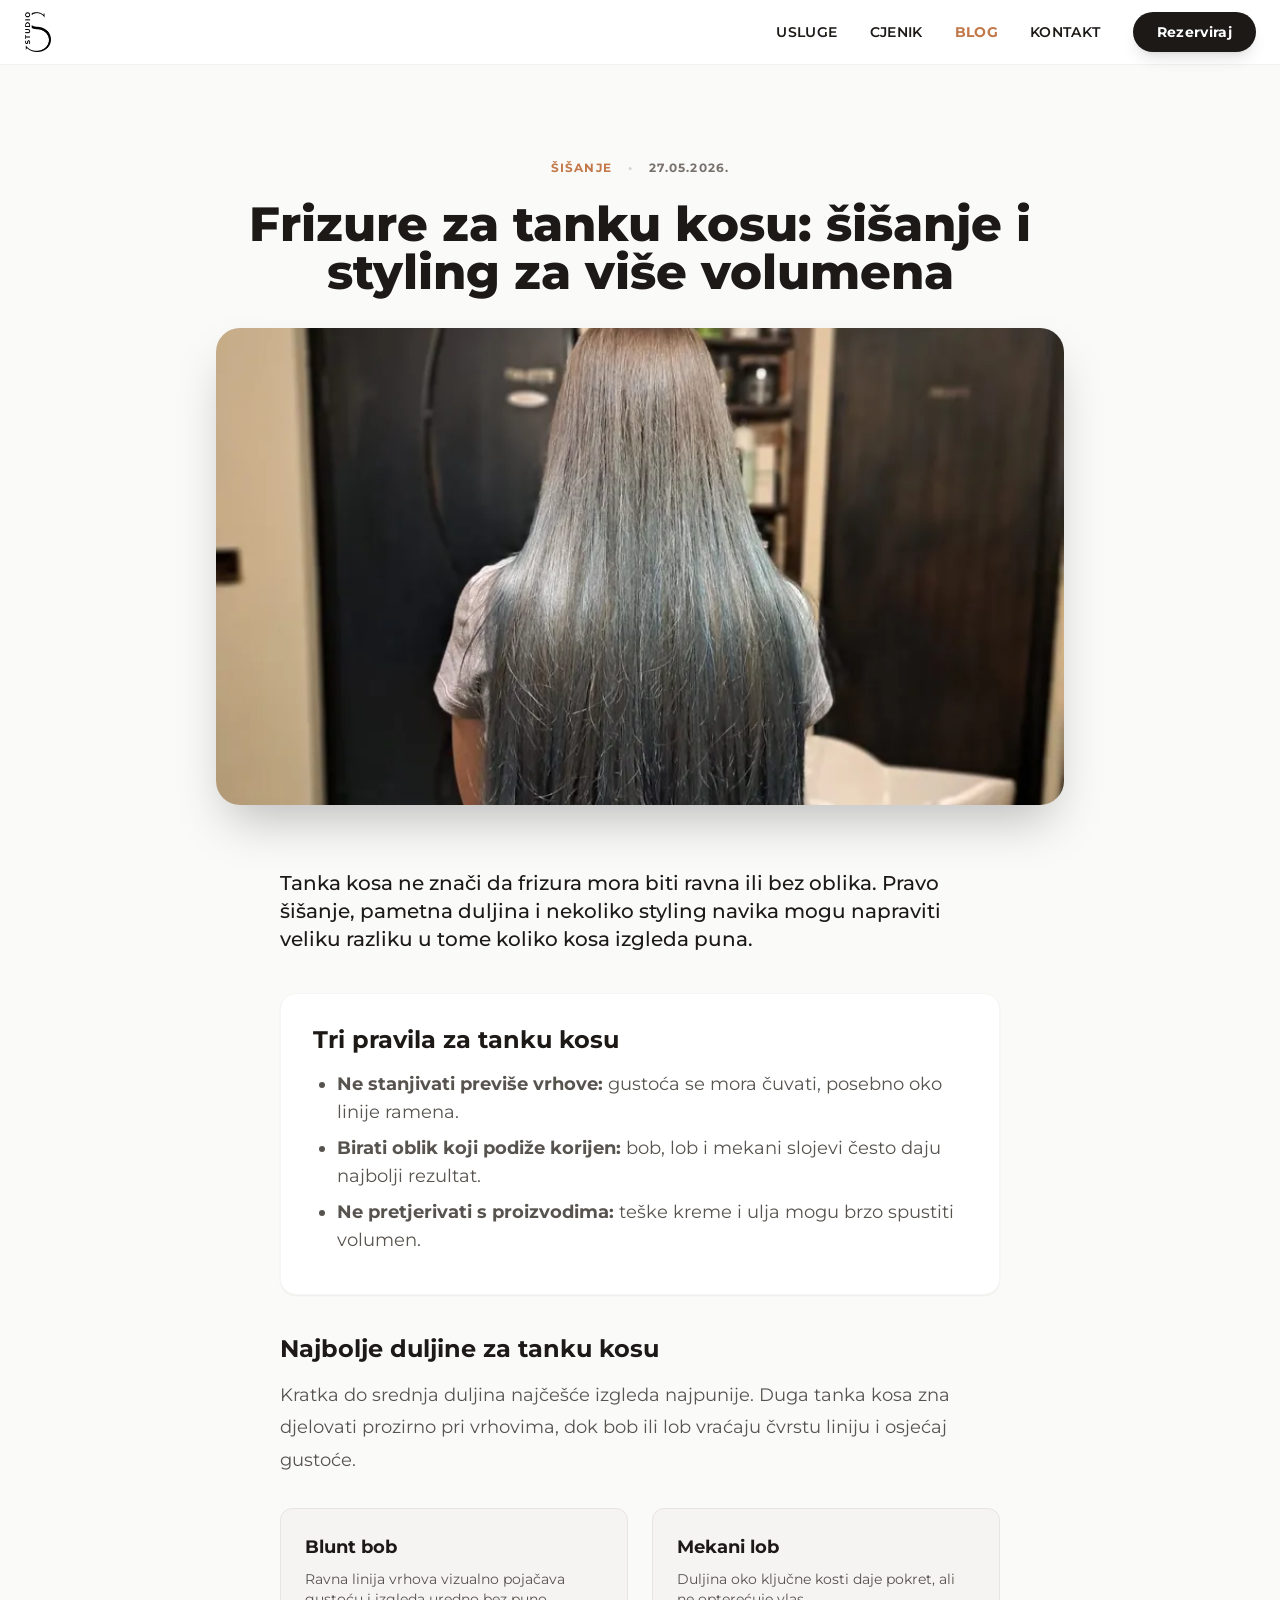
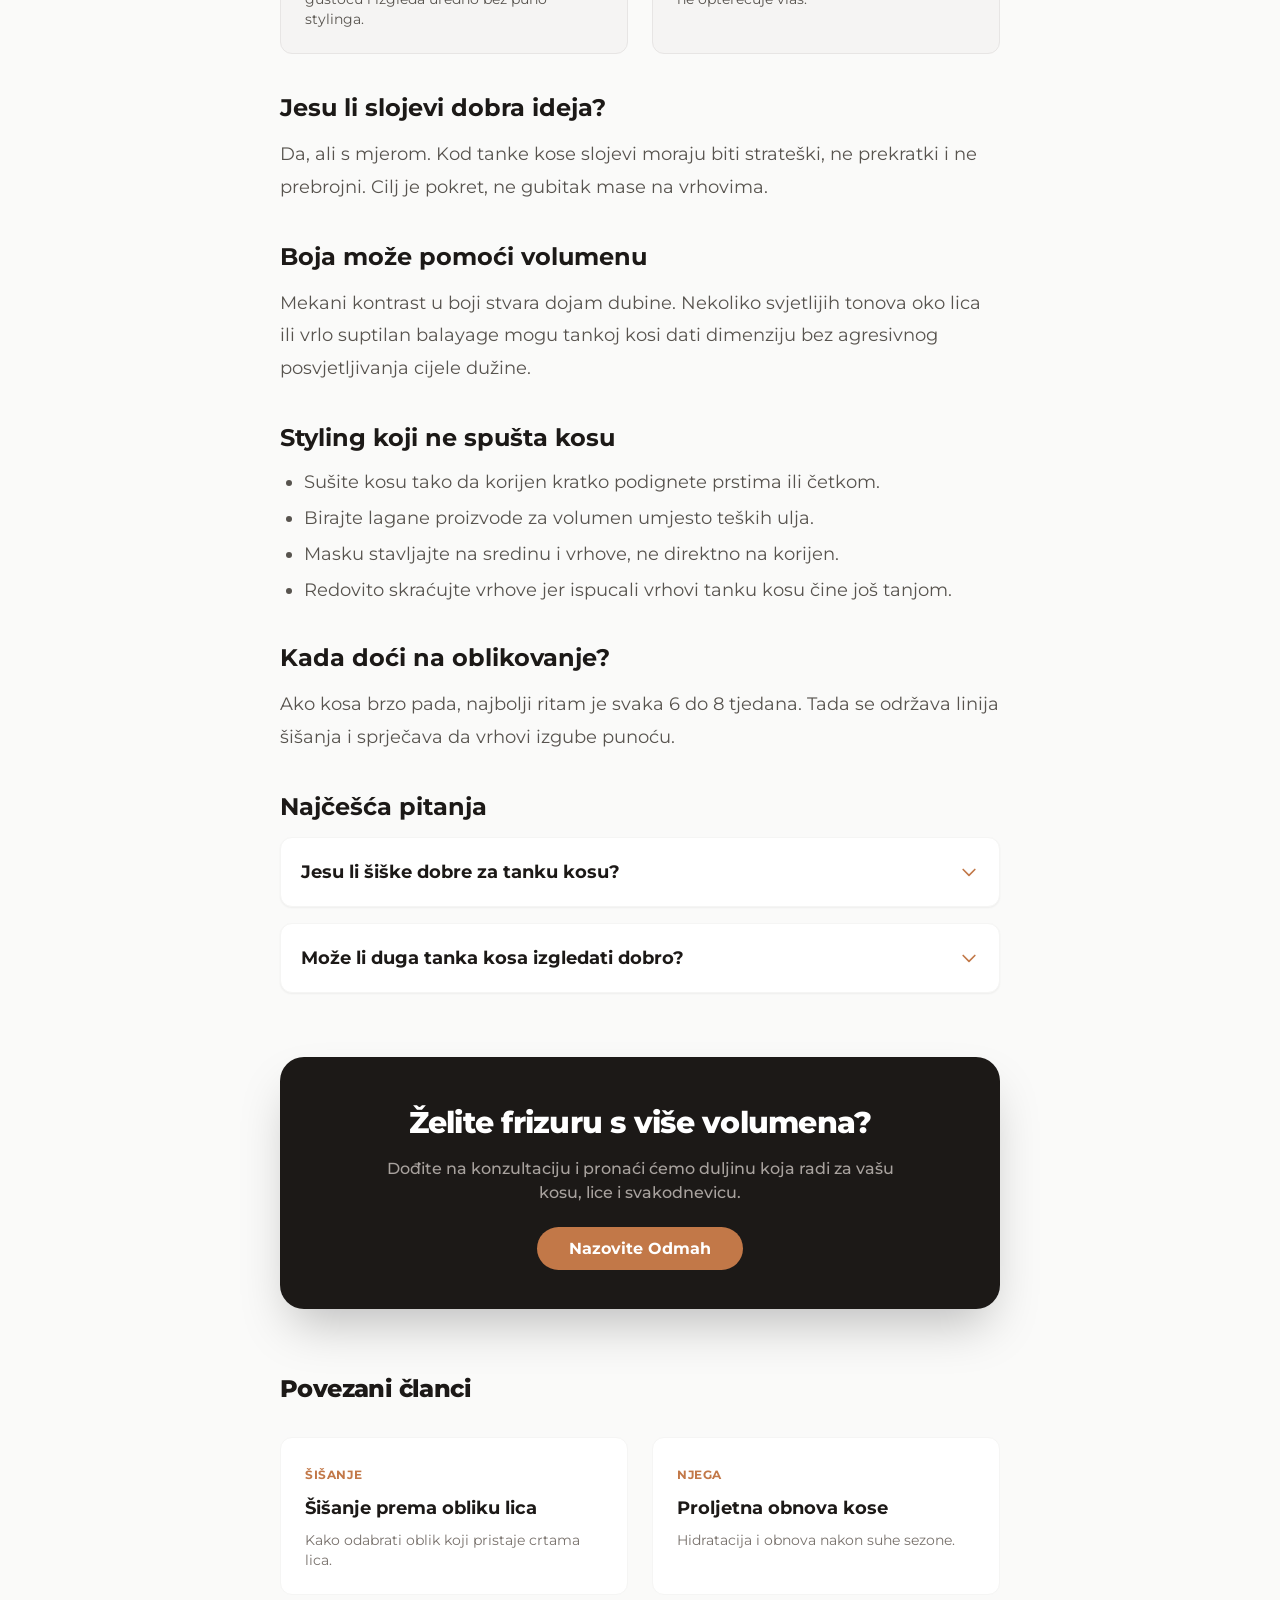
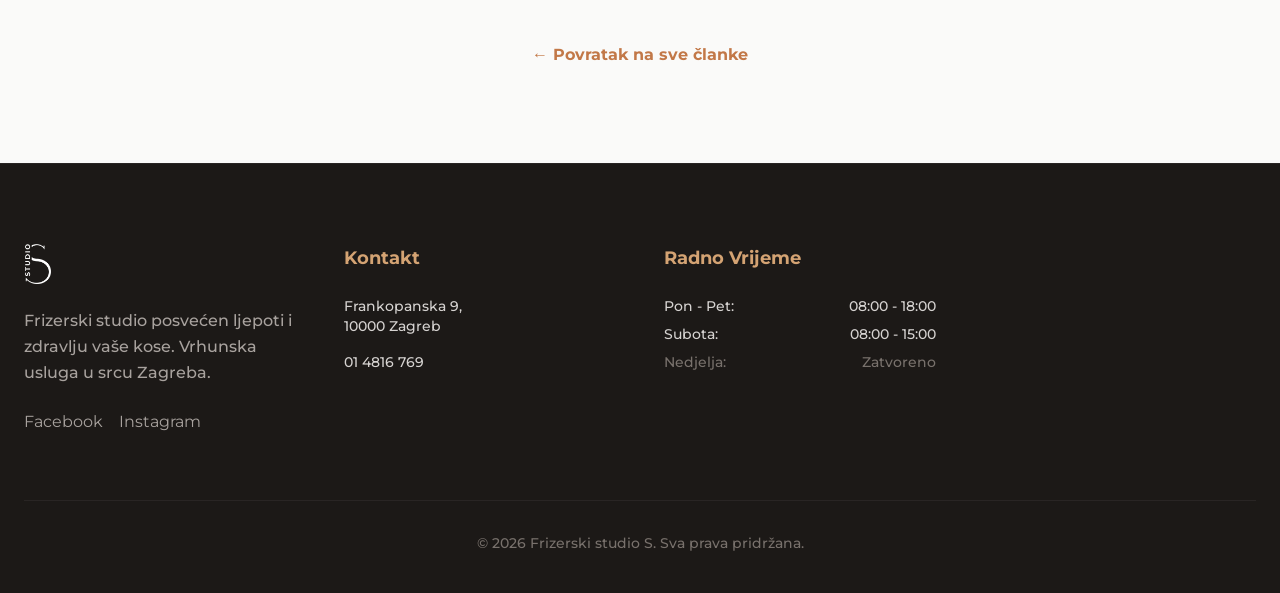
<file: blog/frizure-za-tanku-kosu-volumen.html>
<!DOCTYPE html>
<html lang="hr" class="scroll-smooth">
<head>
    <meta charset="UTF-8">
    <meta name="viewport" content="width=device-width, initial-scale=1.0">
    <title>Frizure za tanku kosu: Šišanje za volumen | Studio S Zagreb</title>
    <meta name="description" content="Najbolje frizure za tanku kosu: bob, lob, slojevi, šiške i njega za volumen koji traje. Savjeti Frizerskog studija S u centru Zagreba.">
    <meta name="robots" content="index, follow, max-snippet:-1, max-image-preview:large, max-video-preview:-1">
    <link rel="canonical" href="https://frizerskistudios.com/blog/frizure-za-tanku-kosu-volumen.html">
    <link rel="alternate" hreflang="hr" href="https://frizerskistudios.com/blog/frizure-za-tanku-kosu-volumen.html">
    <meta name="theme-color" content="#C27848">
    <meta property="og:type" content="article">
    <meta property="og:title" content="Frizure za tanku kosu koje daju volumen">
    <meta property="og:description" content="Koje šišanje, duljina i styling pomažu tankoj kosi da izgleda gušće i punije.">
    <meta property="og:url" content="https://frizerskistudios.com/blog/frizure-za-tanku-kosu-volumen.html">
    <meta property="og:image" content="https://frizerskistudios.com/images/image00005.webp">
    <meta property="og:locale" content="hr_HR">
    <meta property="og:site_name" content="Frizerski studio S">
    <meta property="article:published_time" content="2026-05-27">
    <meta property="article:modified_time" content="2026-05-27">
    <meta property="article:section" content="Šišanje">
    <meta property="article:tag" content="frizure za tanku kosu">
    <meta property="article:tag" content="šišanje tanke kose Zagreb">
    <meta property="article:tag" content="volumen kose">
    <meta name="twitter:card" content="summary_large_image">
    <meta name="twitter:title" content="Frizure za tanku kosu | Studio S Zagreb">
    <meta name="twitter:description" content="Praktičan vodič za šišanje i styling tanke kose.">
    <meta name="twitter:image" content="https://frizerskistudios.com/images/image00005.webp">
    <link rel="preload" href="../fonts/montserrat-latin-ext.woff2" as="font" type="font/woff2" crossorigin>
    <link rel="preload" href="../fonts/montserrat-latin.woff2" as="font" type="font/woff2" crossorigin>
    <link rel="stylesheet" href="../style.css">
    <link rel="icon" type="image/png" href="../images/naljepnica.png">
    <script type="application/ld+json">
    {"@context":"https://schema.org","@type":"BlogPosting","headline":"Frizure za tanku kosu: Šišanje za volumen","description":"Vodič kroz frizure, duljine i styling koji tankoj kosi daju puniji izgled.","image":"https://frizerskistudios.com/images/image00005.webp","author":{"@type":"Organization","name":"Frizerski studio S","url":"https://frizerskistudios.com/"},"publisher":{"@type":"Organization","name":"Frizerski studio S","logo":{"@type":"ImageObject","url":"https://frizerskistudios.com/images/naljepnica.png"}},"datePublished":"2026-05-27","dateModified":"2026-05-27","mainEntityOfPage":{"@type":"WebPage","@id":"https://frizerskistudios.com/blog/frizure-za-tanku-kosu-volumen.html"}}
    </script>
    <script type="application/ld+json">
    {"@context":"https://schema.org","@type":"FAQPage","mainEntity":[{"@type":"Question","name":"Je li kratka kosa bolja za tanku kosu?","acceptedAnswer":{"@type":"Answer","text":"Često da, jer kraća i srednja duljina manje opterećuju vlas pa kosa izgleda punije."}},{"@type":"Question","name":"Jesu li slojevi dobri za tanku kosu?","acceptedAnswer":{"@type":"Answer","text":"Da, ali moraju biti mekani i strateški. Previše slojeva može dodatno stanjiti vrhove."}},{"@type":"Question","name":"Koja boja daje dojam gušće kose?","acceptedAnswer":{"@type":"Answer","text":"Mekani kontrasti, nekoliko svjetlijih pramenova oko lica i sjajni tonovi mogu dati dojam dubine i punoće."}}]}
    </script>
    <script type="application/ld+json">
    {"@context":"https://schema.org","@type":"BreadcrumbList","itemListElement":[{"@type":"ListItem","position":1,"name":"Početna","item":"https://frizerskistudios.com/"},{"@type":"ListItem","position":2,"name":"Blog","item":"https://frizerskistudios.com/blog/"},{"@type":"ListItem","position":3,"name":"Frizure za tanku kosu","item":"https://frizerskistudios.com/blog/frizure-za-tanku-kosu-volumen.html"}]}
    </script>
    <style>
        .glass-nav { background: rgba(255, 255, 255, 0.95); backdrop-filter: blur(12px); -webkit-backdrop-filter: blur(12px); }
        article h2 { font-size: 1.5rem; font-weight: 700; color: #1C1917; margin-top: 2.5rem; margin-bottom: 1rem; }
        article p { margin-bottom: 1.5rem; line-height: 1.8; color: #57534e; }
        article ul { list-style-type: disc; padding-left: 1.5rem; margin-bottom: 1.5rem; color: #57534e; }
        article li { margin-bottom: 0.5rem; }
    </style>
</head>
<body class="bg-brand-bg text-brand-dark font-sans antialiased selection:bg-brand-copper selection:text-white flex flex-col min-h-screen">
    <nav class="fixed w-full z-50 top-0 transition-all duration-300 glass-nav border-b border-stone-200/50"><div class="container mx-auto px-6 py-3"><div class="flex items-center justify-between"><a href="../index.html" class="flex items-center gap-3 group"><img src="../images/naljepnica.png" alt="Studio S Logo" class="h-10 w-auto transition-transform duration-300 group-hover:scale-105"></a><div class="hidden md:flex items-center space-x-8 text-sm font-semibold tracking-wide"><a href="../index.html#usluge" class="hover:text-brand-copper transition-colors">USLUGE</a><a href="../index.html#cjenik" class="hover:text-brand-copper transition-colors">CJENIK</a><a href="index.html" class="text-brand-copper font-bold">BLOG</a><a href="../index.html#kontakt" class="hover:text-brand-copper transition-colors">KONTAKT</a><a href="tel:+38514816769" class="bg-brand-dark text-white px-6 py-2.5 rounded-full hover:bg-brand-copper transition-all transform hover:scale-105 shadow-lg font-bold">Rezerviraj</a></div><button id="mobile-menu-btn" class="md:hidden text-brand-dark focus:outline-none p-2" aria-label="Otvori izbornik"><svg class="w-8 h-8" fill="none" stroke="currentColor" viewBox="0 0 24 24"><path stroke-linecap="round" stroke-linejoin="round" stroke-width="1.5" d="M4 6h16M4 12h16m-7 6h7"></path></svg></button></div><div id="mobile-menu" class="hidden md:hidden absolute top-full left-0 w-full bg-white border-t border-stone-100 shadow-xl py-6 px-6 flex-col space-y-4 font-medium"><a href="../index.html#usluge" class="block text-lg border-b border-stone-100 pb-2">Usluge</a><a href="../index.html#cjenik" class="block text-lg border-b border-stone-100 pb-2">Cjenik</a><a href="index.html" class="block text-lg border-b border-stone-100 pb-2 text-brand-copper">Blog</a><a href="../index.html#kontakt" class="block text-lg border-b border-stone-100 pb-2">Kontakt</a><a href="tel:+38514816769" class="block text-center bg-brand-copper text-white py-3 rounded-lg mt-4 font-bold shadow-md">Nazovite nas</a></div></div></nav>

    <header class="pt-32 pb-10 md:pt-40 md:pb-16 container mx-auto px-6 max-w-4xl text-center"><div class="flex items-center justify-center gap-4 text-xs font-bold uppercase tracking-widest mb-6"><span class="text-brand-copper">Šišanje</span><span class="text-stone-300">•</span><span class="text-stone-500">27.05.2026.</span></div><h1 class="text-3xl md:text-5xl font-extrabold text-brand-dark mb-8 leading-tight">Frizure za tanku kosu: šišanje i styling za više volumena</h1><div class="rounded-3xl overflow-hidden shadow-2xl aspect-video relative"><img src="../images/image00005.webp" alt="Frizure za tanku kosu i volumen" class="w-full h-full object-cover" loading="lazy"></div></header>

    <main class="container mx-auto px-6 pb-24 max-w-3xl">
        <article class="text-lg">
            <p class="lead font-medium text-xl text-brand-dark mb-10">Tanka kosa ne znači da frizura mora biti ravna ili bez oblika. Pravo šišanje, pametna duljina i nekoliko styling navika mogu napraviti veliku razliku u tome koliko kosa izgleda puna.</p>
            <div class="bg-white p-8 rounded-2xl shadow-sm border border-stone-100 mb-10"><h2 class="!mt-0">Tri pravila za tanku kosu</h2><ul class="!mb-0"><li><strong>Ne stanjivati previše vrhove:</strong> gustoća se mora čuvati, posebno oko linije ramena.</li><li><strong>Birati oblik koji podiže korijen:</strong> bob, lob i mekani slojevi često daju najbolji rezultat.</li><li><strong>Ne pretjerivati s proizvodima:</strong> teške kreme i ulja mogu brzo spustiti volumen.</li></ul></div>
            <h2>Najbolje duljine za tanku kosu</h2><p>Kratka do srednja duljina najčešće izgleda najpunije. Duga tanka kosa zna djelovati prozirno pri vrhovima, dok bob ili lob vraćaju čvrstu liniju i osjećaj gustoće.</p>
            <div class="grid md:grid-cols-2 gap-6 my-8"><div class="bg-brand-soft/30 rounded-xl p-6 border border-brand-soft"><h3 class="font-bold text-lg mb-2 text-brand-dark">Blunt bob</h3><p class="!mb-0 text-sm">Ravna linija vrhova vizualno pojačava gustoću i izgleda uredno bez puno stylinga.</p></div><div class="bg-brand-soft/30 rounded-xl p-6 border border-brand-soft"><h3 class="font-bold text-lg mb-2 text-brand-dark">Mekani lob</h3><p class="!mb-0 text-sm">Duljina oko ključne kosti daje pokret, ali ne opterećuje vlas.</p></div></div>
            <h2>Jesu li slojevi dobra ideja?</h2><p>Da, ali s mjerom. Kod tanke kose slojevi moraju biti strateški, ne prekratki i ne prebrojni. Cilj je pokret, ne gubitak mase na vrhovima.</p>
            <h2>Boja može pomoći volumenu</h2><p>Mekani kontrast u boji stvara dojam dubine. Nekoliko svjetlijih tonova oko lica ili vrlo suptilan balayage mogu tankoj kosi dati dimenziju bez agresivnog posvjetljivanja cijele dužine.</p>
            <h2>Styling koji ne spušta kosu</h2><ul><li>Sušite kosu tako da korijen kratko podignete prstima ili četkom.</li><li>Birajte lagane proizvode za volumen umjesto teških ulja.</li><li>Masku stavljajte na sredinu i vrhove, ne direktno na korijen.</li><li>Redovito skraćujte vrhove jer ispucali vrhovi tanku kosu čine još tanjom.</li></ul>
            <h2>Kada doći na oblikovanje?</h2><p>Ako kosa brzo pada, najbolji ritam je svaka 6 do 8 tjedana. Tada se održava linija šišanja i sprječava da vrhovi izgube punoću.</p>
            <h2>Najčešća pitanja</h2><div class="space-y-4 mb-10"><details class="bg-white rounded-xl p-5 shadow-sm border border-stone-100 group"><summary class="font-bold text-brand-dark cursor-pointer list-none flex justify-between items-center">Jesu li šiške dobre za tanku kosu?<span class="transition group-open:rotate-180"><svg class="w-5 h-5 text-brand-copper" fill="none" stroke="currentColor" viewBox="0 0 24 24"><path stroke-linecap="round" stroke-linejoin="round" stroke-width="2" d="M19 9l-7 7-7-7"></path></svg></span></summary><p class="mt-4 !mb-0 text-sm">Mogu biti, posebno mekane curtain šiške. Preteške šiške mogu uzeti previše kose iz prednjeg dijela pa ih planiramo oprezno.</p></details><details class="bg-white rounded-xl p-5 shadow-sm border border-stone-100 group"><summary class="font-bold text-brand-dark cursor-pointer list-none flex justify-between items-center">Može li duga tanka kosa izgledati dobro?<span class="transition group-open:rotate-180"><svg class="w-5 h-5 text-brand-copper" fill="none" stroke="currentColor" viewBox="0 0 24 24"><path stroke-linecap="round" stroke-linejoin="round" stroke-width="2" d="M19 9l-7 7-7-7"></path></svg></span></summary><p class="mt-4 !mb-0 text-sm">Može ako su vrhovi zdravi i linija uredna, ali često predlažemo srednju duljinu jer daje puniji dojam.</p></details></div>
        </article>
        <div class="mt-16 bg-brand-dark rounded-3xl p-10 md:p-12 text-center text-white relative overflow-hidden shadow-2xl"><div class="relative z-10"><h2 class="text-2xl md:text-3xl font-extrabold mb-4 tracking-tight">Želite frizuru s više volumena?</h2><p class="text-stone-400 max-w-lg mx-auto mb-8 font-medium">Dođite na konzultaciju i pronaći ćemo duljinu koja radi za vašu kosu, lice i svakodnevicu.</p><a href="tel:+38514816769" class="bg-brand-copper text-white px-8 py-3 rounded-full font-bold hover:bg-white hover:text-brand-dark transition-all">Nazovite Odmah</a></div></div>
        <div class="mt-16 mb-12"><h2 class="text-2xl font-extrabold text-brand-dark mb-8 tracking-tight">Povezani članci</h2><div class="grid grid-cols-1 md:grid-cols-2 gap-6"><a href="oblik-lica-zenka-sisanja.html" class="group block bg-white p-6 rounded-xl border border-stone-100 hover:shadow-md transition"><span class="text-xs font-bold text-brand-copper uppercase tracking-wider">Šišanje</span><h3 class="text-lg font-bold mt-2 group-hover:text-brand-copper transition">Šišanje prema obliku lica</h3><p class="text-stone-500 text-sm mt-2">Kako odabrati oblik koji pristaje crtama lica.</p></a><a href="proljetna-obnova-kose-zagreb.html" class="group block bg-white p-6 rounded-xl border border-stone-100 hover:shadow-md transition"><span class="text-xs font-bold text-brand-copper uppercase tracking-wider">Njega</span><h3 class="text-lg font-bold mt-2 group-hover:text-brand-copper transition">Proljetna obnova kose</h3><p class="text-stone-500 text-sm mt-2">Hidratacija i obnova nakon suhe sezone.</p></a></div></div>
        <div class="mt-12 text-center"><a href="index.html" class="text-brand-copper font-bold hover:underline">← Povratak na sve članke</a></div>
    </main>
    <footer id="kontakt" class="bg-brand-dark text-white pt-20 pb-10 border-t border-stone-800"><div class="container mx-auto px-6"><div class="grid grid-cols-1 md:grid-cols-2 lg:grid-cols-4 gap-12 mb-16"><div><img src="../images/naljepnica.png" alt="Studio S Logo Footer" class="h-10 w-auto mb-6 brightness-0 invert"><p class="text-stone-400 leading-relaxed mb-6 font-medium">Frizerski studio posvećen ljepoti i zdravlju vaše kose. Vrhunska usluga u srcu Zagreba.</p><div class="flex space-x-4"><a href="https://www.facebook.com/profile.php?id=100064145379942&locale=hr_HR" target="_blank" rel="noopener noreferrer" class="text-stone-400 hover:text-white transition">Facebook</a><a href="https://www.instagram.com/frizerski_studio_s_zg/" target="_blank" rel="noopener noreferrer" class="text-stone-400 hover:text-white transition">Instagram</a></div></div><div><h4 class="text-lg font-bold mb-6 text-brand-gold">Kontakt</h4><ul class="space-y-4 text-stone-300 text-sm font-medium"><li>Frankopanska 9, <br>10000 Zagreb</li><li><a href="tel:+38514816769" class="hover:text-white transition">01 4816 769</a></li></ul></div><div><h4 class="text-lg font-bold mb-6 text-brand-gold">Radno Vrijeme</h4><ul class="space-y-2 text-stone-300 text-sm font-medium"><li class="flex justify-between"><span>Pon - Pet:</span> <span>08:00 - 18:00</span></li><li class="flex justify-between"><span>Subota:</span> <span>08:00 - 15:00</span></li><li class="flex justify-between text-stone-500"><span>Nedjelja:</span> <span>Zatvoreno</span></li></ul></div><div class="h-48 rounded-lg overflow-hidden grayscale hover:grayscale-0 transition-all duration-500"><iframe src="https://www.google.com/maps/embed?pb=!1m18!1m12!1m3!1d2781.564748192134!2d15.969968876856525!3d45.8093149710815!2m3!1f0!2f0!3f0!3m2!i1024!i768!4f13.1!3m3!1m2!1s0x4765d6e2a2231509%3A0x695c7379203a382e!2sFrankopanska%20ul.%209%2C%2010000%2C%20Zagreb!5e0!3m2!1shr!2shr!4v1714486518178!5m2!1shr!2shr" width="100%" height="100%" style="border:0;" allowfullscreen="" loading="lazy" title="Frizerski Studio S Lokacija"></iframe></div></div><div class="border-t border-stone-800 pt-8 text-center text-stone-500 text-sm font-medium"><p>© <span id="currentYear"></span> Frizerski studio S. Sva prava pridržana.</p></div></div></footer>
    <script>const blogYear=document.getElementById('currentYear');if(blogYear){blogYear.textContent=new Date().getFullYear();}const blogMobileBtn=document.getElementById('mobile-menu-btn');const blogMobileMenu=document.getElementById('mobile-menu');if(blogMobileBtn&&blogMobileMenu){blogMobileBtn.addEventListener('click',()=>{blogMobileMenu.classList.toggle('hidden');blogMobileMenu.classList.toggle('flex');});blogMobileMenu.querySelectorAll('a').forEach(link=>{link.addEventListener('click',()=>{blogMobileMenu.classList.add('hidden');blogMobileMenu.classList.remove('flex');});});}</script>
</body>
</html>
</file>
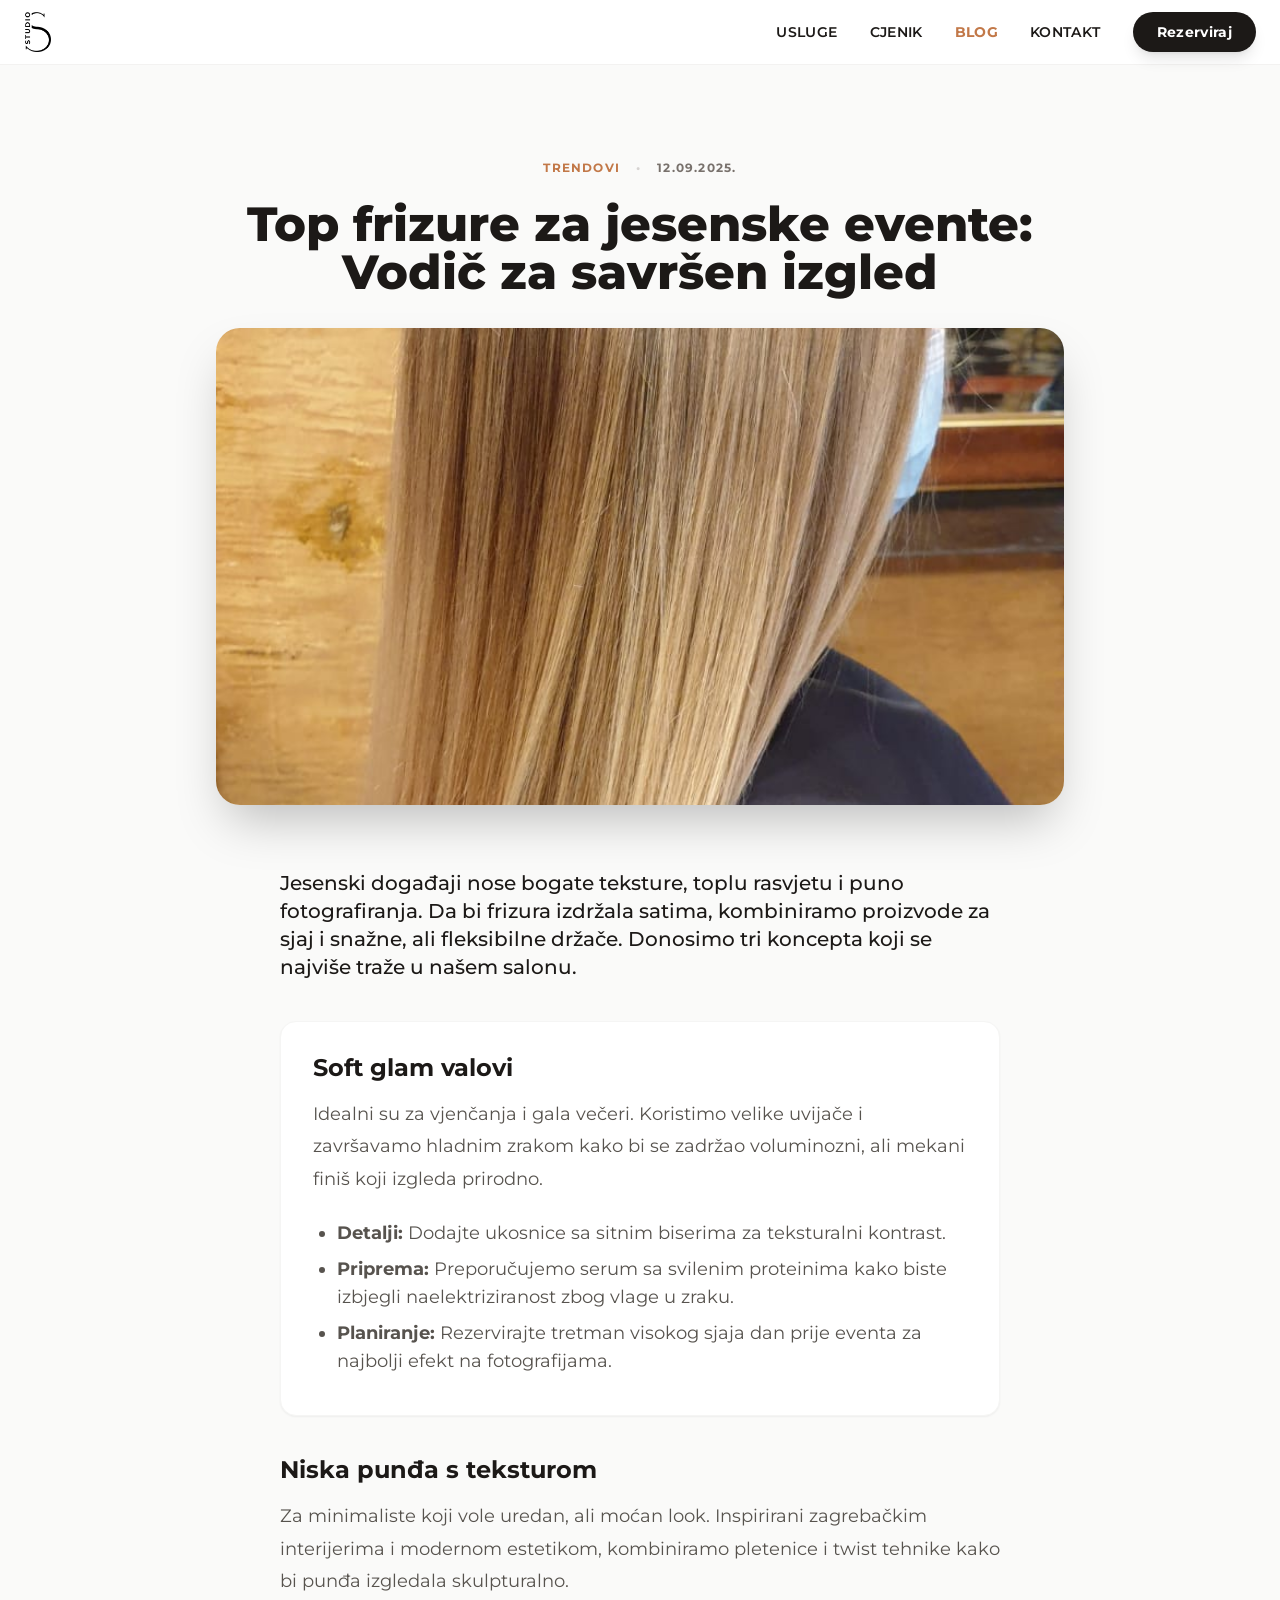
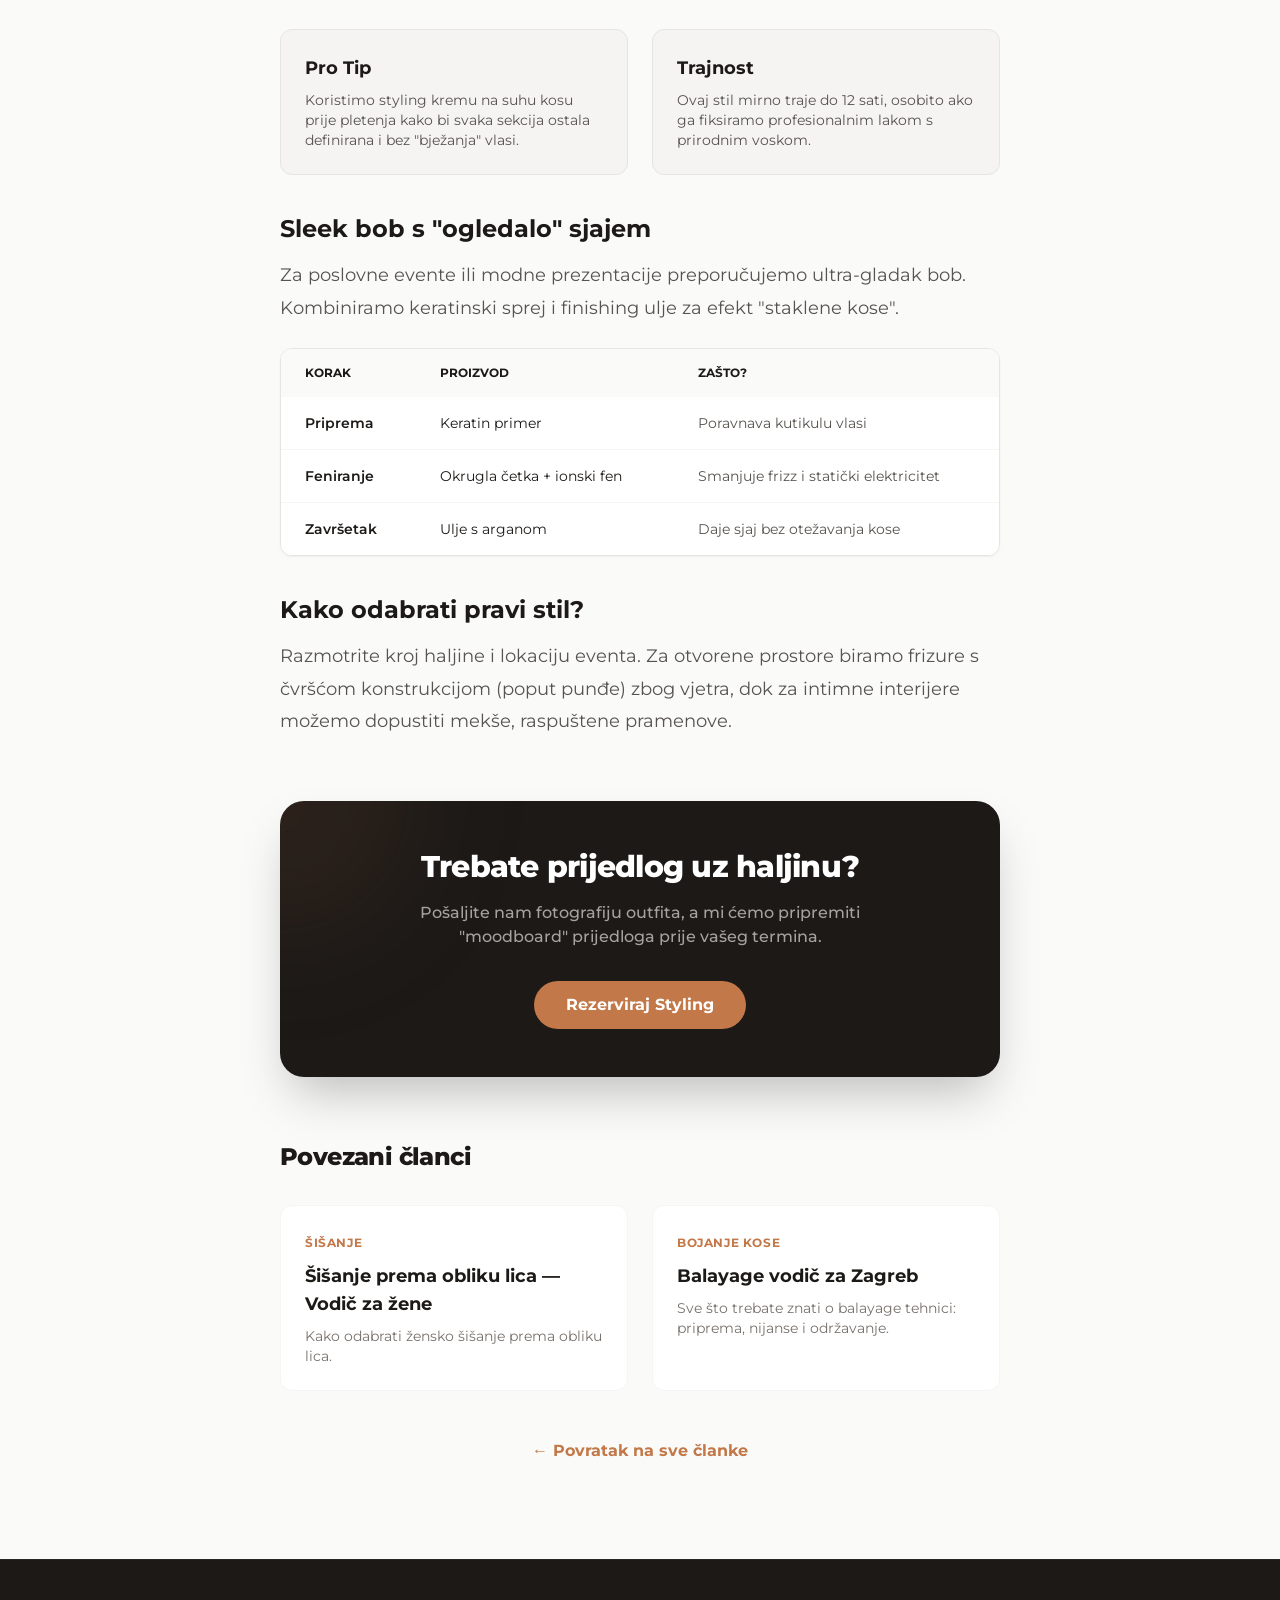
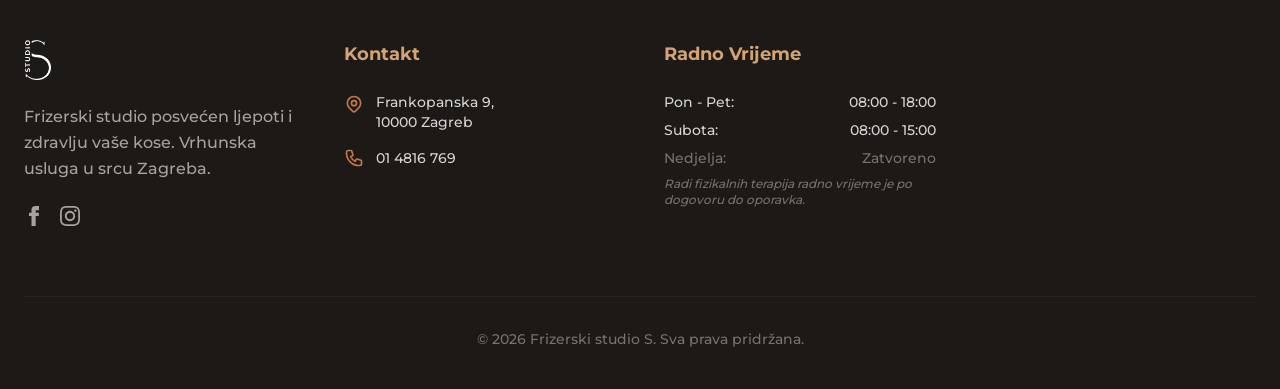
<file: blog/jesenske-svecane-frizure.html>
﻿<!DOCTYPE html>
<html lang="hr" class="scroll-smooth">
<head>
    <meta charset="UTF-8">
    <meta name="viewport" content="width=device-width, initial-scale=1.0">
    <title>Svečane frizure za jesenske evente u Zagrebu | Studio S</title>
    <meta name="description" content="Inspirirajte se svečanim frizurama za jesenska vjenčanja, mature i poslovne evente u Zagrebu. Valovi, punđe i sleek stilovi — savjeti Frizerskog studija S.">
    <meta name="robots" content="index, follow, max-snippet:-1, max-image-preview:large, max-video-preview:-1">
    <link rel="canonical" href="https://frizerskistudios.com/blog/jesenske-svecane-frizure.html">
    <link rel="alternate" hreflang="hr" href="https://frizerskistudios.com/blog/jesenske-svecane-frizure.html">
    <meta name="theme-color" content="#C27848">
    
    <meta property="og:type" content="article">
    <meta property="og:title" content="Svečane frizure za jesenske evente u Zagrebu">
    <meta property="og:description" content="Valovi, punđe i sleek stilovi koji dominiraju jesenskim događanjima u Zagrebu.">
    <meta property="og:url" content="https://frizerskistudios.com/blog/jesenske-svecane-frizure.html">
    <meta property="og:image" content="https://frizerskistudios.com/images/IMG-20201223-WA0002.jpg">
    <meta property="og:locale" content="hr_HR">
    <meta property="og:site_name" content="Frizerski studio S">
    <meta property="article:published_time" content="2025-09-12">
    <meta property="article:modified_time" content="2025-12-05">
    <meta property="article:section" content="Svečane frizure">
    <meta property="article:tag" content="svečane frizure">
    <meta property="article:tag" content="frizure za vjenčanje">
    <meta property="article:tag" content="zagreb">
    <meta name="twitter:card" content="summary_large_image">
    <meta name="twitter:title" content="Svečane frizure za jesenske evente | Studio S">
    <meta name="twitter:description" content="Valovi, punđe i sleek stilovi za jesenska događanja u Zagrebu.">
    <meta name="twitter:image" content="https://frizerskistudios.com/images/IMG-20201223-WA0002.jpg">
    
    <link rel="preload" href="../fonts/montserrat-latin-ext.woff2" as="font" type="font/woff2" crossorigin>
    <link rel="preload" href="../fonts/montserrat-latin.woff2" as="font" type="font/woff2" crossorigin>
    <link rel="stylesheet" href="../style.css">
    <link rel="icon" type="image/png" href="../images/naljepnica.png">
    
    <script type="application/ld+json">
    {
        "@context": "https://schema.org",
        "@type": "BlogPosting",
        "headline": "Svečane frizure za jesenske evente u Zagrebu",
        "description": "Prijedlozi valova, punđi i sleek frizura za jesenska vjenčanja i evente u Zagrebu.",
        "image": "https://frizerskistudios.com/images/IMG-20201223-WA0002.jpg",
        "author": {
            "@type": "Organization",
            "name": "Frizerski studio S",
            "url": "https://frizerskistudios.com/"
        },
        "publisher": {
            "@type": "Organization",
            "name": "Frizerski studio S",
            "logo": {
                "@type": "ImageObject",
                "url": "https://frizerskistudios.com/images/naljepnica.png"
            }
        },
        "datePublished": "2025-09-12",
        "dateModified": "2025-12-05",
        "mainEntityOfPage": {
            "@type": "WebPage",
            "@id": "https://frizerskistudios.com/blog/jesenske-svecane-frizure.html"
        }
    }
    </script>

    <script type="application/ld+json">
    {
        "@context": "https://schema.org",
        "@type": "BreadcrumbList",
        "itemListElement": [
            {
                "@type": "ListItem",
                "position": 1,
                "name": "Početna",
                "item": "https://frizerskistudios.com/"
            },
            {
                "@type": "ListItem",
                "position": 2,
                "name": "Blog",
                "item": "https://frizerskistudios.com/blog/"
            },
            {
                "@type": "ListItem",
                "position": 3,
                "name": "Top frizure za jesenske evente",
                "item": "https://frizerskistudios.com/blog/jesenske-svecane-frizure.html"
            }
        ]
    }
    </script>

    <style>
        .glass-nav {
            background: rgba(255, 255, 255, 0.95);
            backdrop-filter: blur(12px);
            -webkit-backdrop-filter: blur(12px);
        }
        /* Custom styling for article content */
        article h2 {
            font-size: 1.5rem;
            font-weight: 700;
            color: #1C1917;
            margin-top: 2.5rem;
            margin-bottom: 1rem;
        }
        article p {
            margin-bottom: 1.5rem;
            line-height: 1.8;
            color: #57534e;
        }
        article ul {
            list-style-type: disc;
            padding-left: 1.5rem;
            margin-bottom: 1.5rem;
            color: #57534e;
        }
        article li {
            margin-bottom: 0.5rem;
        }
    </style>
</head>
<body class="bg-brand-bg text-brand-dark font-sans antialiased selection:bg-brand-copper selection:text-white flex flex-col min-h-screen">

    <nav class="fixed w-full z-50 top-0 transition-all duration-300 glass-nav border-b border-stone-200/50">
        <div class="container mx-auto px-6 py-3">
            <div class="flex items-center justify-between">
                <a href="../index.html" class="flex items-center gap-3 group">
                    <img src="../images/naljepnica.png" alt="Studio S Logo" class="h-10 w-auto transition-transform duration-300 group-hover:scale-105">
                </a>

                <div class="hidden md:flex items-center space-x-8 text-sm font-semibold tracking-wide">
                    <a href="../index.html#usluge" class="hover:text-brand-copper transition-colors">USLUGE</a>
                    <a href="../index.html#cjenik" class="hover:text-brand-copper transition-colors">CJENIK</a>
                    <a href="index.html" class="text-brand-copper font-bold">BLOG</a>
                    <a href="../index.html#kontakt" class="hover:text-brand-copper transition-colors">KONTAKT</a>
                    <a href="tel:+38514816769" class="bg-brand-dark text-white px-6 py-2.5 rounded-full hover:bg-brand-copper transition-all transform hover:scale-105 shadow-lg font-bold">
                        Rezerviraj
                    </a>
                </div>

                <button id="mobile-menu-btn" class="md:hidden text-brand-dark focus:outline-none p-2" aria-label="Otvori izbornik">
                    <svg class="w-8 h-8" fill="none" stroke="currentColor" viewBox="0 0 24 24"><path stroke-linecap="round" stroke-linejoin="round" stroke-width="1.5" d="M4 6h16M4 12h16m-7 6h7"></path></svg>
                </button>
            </div>

            <div id="mobile-menu" class="hidden md:hidden absolute top-full left-0 w-full bg-white border-t border-stone-100 shadow-xl py-6 px-6 flex-col space-y-4 font-medium">
                <a href="../index.html#usluge" class="block text-lg border-b border-stone-100 pb-2">Usluge</a>
                <a href="../index.html#cjenik" class="block text-lg border-b border-stone-100 pb-2">Cjenik</a>
                <a href="index.html" class="block text-lg border-b border-stone-100 pb-2 text-brand-copper">Blog</a>
                <a href="../index.html#kontakt" class="block text-lg border-b border-stone-100 pb-2">Kontakt</a>
                <a href="tel:+38514816769" class="block text-center bg-brand-copper text-white py-3 rounded-lg mt-4 font-bold shadow-md">Nazovite nas</a>
            </div>
        </div>
    </nav>

    <header class="pt-32 pb-10 md:pt-40 md:pb-16 container mx-auto px-6 max-w-4xl text-center">
        <div class="flex items-center justify-center gap-4 text-xs font-bold uppercase tracking-widest mb-6">
            <span class="text-brand-copper">Trendovi</span>
            <span class="text-stone-300">•</span>
            <span class="text-stone-500">12.09.2025.</span>
        </div>
        <h1 class="text-3xl md:text-5xl font-extrabold text-brand-dark mb-8 leading-tight">Top frizure za jesenske evente: Vodič za savršen izgled</h1>
        <div class="rounded-3xl overflow-hidden shadow-2xl aspect-video relative">
            <img src="../images/IMG-20201223-WA0002.jpg" alt="Svečana frizura za jesen" class="w-full h-full object-cover" loading="lazy">
        </div>
    </header>

    <main class="container mx-auto px-6 pb-24 max-w-3xl">
        <article class="text-lg">
            <p class="lead font-medium text-xl text-brand-dark mb-10">
                Jesenski događaji nose bogate teksture, toplu rasvjetu i puno fotografiranja. Da bi frizura izdržala satima, kombiniramo proizvode za sjaj i snažne, ali fleksibilne držače. Donosimo tri koncepta koji se najviše traže u našem salonu.
            </p>

            <div class="bg-white p-8 rounded-2xl shadow-sm border border-stone-100 mb-10">
                <h2 class="!mt-0">Soft glam valovi</h2>
                <p>Idealni su za vjenčanja i gala večeri. Koristimo velike uvijače i završavamo hladnim zrakom kako bi se zadržao voluminozni, ali mekani finiš koji izgleda prirodno.</p>
                <ul class="!mb-0">
                    <li><strong>Detalji:</strong> Dodajte ukosnice sa sitnim biserima za teksturalni kontrast.</li>
                    <li><strong>Priprema:</strong> Preporučujemo serum sa svilenim proteinima kako biste izbjegli naelektriziranost zbog vlage u zraku.</li>
                    <li><strong>Planiranje:</strong> Rezervirajte tretman visokog sjaja dan prije eventa za najbolji efekt na fotografijama.</li>
                </ul>
            </div>

            <h2>Niska punđa s teksturom</h2>
            <p>Za minimaliste koji vole uredan, ali moćan look. Inspirirani zagrebačkim interijerima i modernom estetikom, kombiniramo pletenice i twist tehnike kako bi punđa izgledala skulpturalno.</p>
            
            <div class="grid md:grid-cols-2 gap-6 my-8">
                <div class="bg-brand-soft/30 rounded-xl p-6 border border-brand-soft">
                    <h3 class="font-bold text-lg mb-2 text-brand-dark">Pro Tip</h3>
                    <p class="!mb-0 text-sm">Koristimo styling kremu na suhu kosu prije pletenja kako bi svaka sekcija ostala definirana i bez "bježanja" vlasi.</p>
                </div>
                <div class="bg-brand-soft/30 rounded-xl p-6 border border-brand-soft">
                    <h3 class="font-bold text-lg mb-2 text-brand-dark">Trajnost</h3>
                    <p class="!mb-0 text-sm">Ovaj stil mirno traje do 12 sati, osobito ako ga fiksiramo profesionalnim lakom s prirodnim voskom.</p>
                </div>
            </div>

            <h2>Sleek bob s "ogledalo" sjajem</h2>
            <p>Za poslovne evente ili modne prezentacije preporučujemo ultra-gladak bob. Kombiniramo keratinski sprej i finishing ulje za efekt "staklene kose".</p>

            <div class="overflow-x-auto rounded-xl border border-stone-200 shadow-sm mb-10">
                <table class="w-full text-sm text-left bg-white">
                    <thead class="bg-brand-bg text-brand-dark font-bold uppercase text-xs">
                        <tr>
                            <th class="px-6 py-4">Korak</th>
                            <th class="px-6 py-4">Proizvod</th>
                            <th class="px-6 py-4">Zašto?</th>
                        </tr>
                    </thead>
                    <tbody class="divide-y divide-stone-100">
                        <tr>
                            <td class="px-6 py-4 font-semibold">Priprema</td>
                            <td class="px-6 py-4">Keratin primer</td>
                            <td class="px-6 py-4 text-stone-600">Poravnava kutikulu vlasi</td>
                        </tr>
                        <tr>
                            <td class="px-6 py-4 font-semibold">Feniranje</td>
                            <td class="px-6 py-4">Okrugla četka + ionski fen</td>
                            <td class="px-6 py-4 text-stone-600">Smanjuje frizz i statički elektricitet</td>
                        </tr>
                        <tr>
                            <td class="px-6 py-4 font-semibold">Završetak</td>
                            <td class="px-6 py-4">Ulje s arganom</td>
                            <td class="px-6 py-4 text-stone-600">Daje sjaj bez otežavanja kose</td>
                        </tr>
                    </tbody>
                </table>
            </div>

            <h2>Kako odabrati pravi stil?</h2>
            <p>Razmotrite kroj haljine i lokaciju eventa. Za otvorene prostore biramo frizure s čvršćom konstrukcijom (poput punđe) zbog vjetra, dok za intimne interijere možemo dopustiti mekše, raspuštene pramenove.</p>
        </article>

        <div class="mt-16 bg-brand-dark rounded-3xl p-10 md:p-12 text-center text-white relative overflow-hidden shadow-2xl">
            <div class="absolute top-0 left-0 w-64 h-64 bg-brand-copper/10 rounded-full blur-3xl -translate-x-1/2 -translate-y-1/2"></div>
            <div class="relative z-10">
                <h2 class="text-2xl md:text-3xl font-extrabold mb-4 tracking-tight">Trebate prijedlog uz haljinu?</h2>
                <p class="text-stone-400 max-w-lg mx-auto mb-8 font-medium">Pošaljite nam fotografiju outfita, a mi ćemo pripremiti "moodboard" prijedloga prije vašeg termina.</p>
                <div class="flex flex-col sm:flex-row gap-4 justify-center">
                    <a href="tel:+38514816769" class="bg-brand-copper text-white px-8 py-3 rounded-full font-bold hover:bg-white hover:text-brand-dark transition-all">Rezerviraj Styling</a>
                </div>
            </div>
        </div>
        
        <div class="mt-16 mb-12">
            <h2 class="text-2xl font-extrabold text-brand-dark mb-8 tracking-tight">Povezani članci</h2>
            <div class="grid grid-cols-1 md:grid-cols-2 gap-6">
                <a href="oblik-lica-zenka-sisanja.html" class="group block bg-white p-6 rounded-xl border border-stone-100 hover:shadow-md transition">
                    <span class="text-xs font-bold text-brand-copper uppercase tracking-wider">Šišanje</span>
                    <h3 class="text-lg font-bold mt-2 group-hover:text-brand-copper transition">Šišanje prema obliku lica — Vodič za žene</h3>
                    <p class="text-stone-500 text-sm mt-2">Kako odabrati žensko šišanje prema obliku lica.</p>
                </a>
                <a href="balayage-vodic-zagreb.html" class="group block bg-white p-6 rounded-xl border border-stone-100 hover:shadow-md transition">
                    <span class="text-xs font-bold text-brand-copper uppercase tracking-wider">Bojanje kose</span>
                    <h3 class="text-lg font-bold mt-2 group-hover:text-brand-copper transition">Balayage vodič za Zagreb</h3>
                    <p class="text-stone-500 text-sm mt-2">Sve što trebate znati o balayage tehnici: priprema, nijanse i održavanje.</p>
                </a>
            </div>
        </div>

        <div class="mt-12 text-center">
             <a href="index.html" class="text-brand-copper font-bold hover:underline">← Povratak na sve članke</a>
        </div>
    </main>

    <footer id="kontakt" class="bg-brand-dark text-white pt-20 pb-10 border-t border-stone-800">
        <div class="container mx-auto px-6">
            <div class="grid grid-cols-1 md:grid-cols-2 lg:grid-cols-4 gap-12 mb-16">
                <div>
                    <img src="../images/naljepnica.png" alt="Studio S Logo Footer" class="h-10 w-auto mb-6 brightness-0 invert">
                    <p class="text-stone-400 leading-relaxed mb-6 font-medium">Frizerski studio posvećen ljepoti i zdravlju vaše kose. Vrhunska usluga u srcu Zagreba.</p>
                    <div class="flex space-x-4">
                        <a href="https://www.facebook.com/profile.php?id=100064145379942&locale=hr_HR" target="_blank" rel="noopener noreferrer" class="text-stone-400 hover:text-white transition" aria-label="Facebook"><svg class="w-5 h-5" fill="currentColor" viewBox="0 0 24 24"><path d="M9 8H6v4h3v12h5V12h3.642L18 8h-4V6.333C14 5.378 14.192 5 15.115 5H18V0h-3.808C10.596 0 9 1.583 9 4.615V8z"/></svg></a>
                        <a href="https://www.instagram.com/frizerski_studio_s_zg/" target="_blank" rel="noopener noreferrer" class="text-stone-400 hover:text-white transition" aria-label="Instagram"><svg class="w-5 h-5" fill="currentColor" viewBox="0 0 24 24"><path d="M12 2.163c3.204 0 3.584.012 4.85.07 3.252.148 4.771 1.691 4.919 4.919.058 1.265.069 1.645.069 4.849 0 3.205-.012 3.584-.069 4.849-.149 3.225-1.664 4.771-4.919 4.919-1.266.058-1.644.07-4.85.07-3.204 0-3.584-.012-4.849-.07-3.26-.149-4.771-1.699-4.919-4.92-.058-1.265-.07-1.644-.07-4.849 0-3.204.013-3.583.07-4.849.149-3.227 1.664-4.771 4.919-4.919 1.266-.057 1.645-.069 4.849-.069zm0-2.163c-3.259 0-3.667.014-4.947.072-4.358.2-6.78 2.618-6.98 6.98-.059 1.281-.073 1.689-.073 4.948 0 3.259.014 3.668.072 4.948.2 4.358 2.618 6.78 6.98 6.98 1.281.058 1.689.072 4.948.072 3.259 0 3.668-.014 4.948-.072 4.354-.2 6.782-2.618 6.979-6.98.059-1.28.073-1.689.073-4.948 0-3.259-.014-3.667-.072-4.947-.196-4.354-2.617-6.78-6.979-6.98-1.281-.059-1.69-.073-4.949-.073zm0 5.838c-3.403 0-6.162 2.759-6.162 6.162s2.759 6.163 6.162 6.163 6.162-2.759 6.162-6.163c0-3.403-2.759-6.162-6.162-6.162zm0 10.162c-2.209 0-4-1.79-4-4 0-2.209 1.791-4 4-4s4 1.791 4 4c0 2.21-1.791 4-4 4zm6.406-11.845c-.796 0-1.441.645-1.441 1.44s.645 1.44 1.441 1.44c.795 0 1.439-.645 1.439-1.44s-.644-1.44-1.439-1.44z"/></svg></a>
                    </div>
                </div>

                <div>
                    <h4 class="text-lg font-bold mb-6 text-brand-gold">Kontakt</h4>
                    <ul class="space-y-4 text-stone-300 text-sm font-medium">
                        <li class="flex items-start gap-3">
                            <svg class="w-5 h-5 mt-0.5 text-brand-copper" fill="none" stroke="currentColor" viewBox="0 0 24 24"><path stroke-linecap="round" stroke-linejoin="round" stroke-width="2" d="M17.657 16.657L13.414 20.9a1.998 1.998 0 01-2.827 0l-4.244-4.243a8 8 0 1111.314 0z"></path><path stroke-linecap="round" stroke-linejoin="round" stroke-width="2" d="M15 11a3 3 0 11-6 0 3 3 0 016 0z"></path></svg>
                            Frankopanska 9, <br>10000 Zagreb
                        </li>
                        <li class="flex items-center gap-3">
                            <svg class="w-5 h-5 text-brand-copper" fill="none" stroke="currentColor" viewBox="0 0 24 24"><path stroke-linecap="round" stroke-linejoin="round" stroke-width="2" d="M3 5a2 2 0 012-2h3.28a1 1 0 01.948.684l1.498 4.493a1 1 0 01-.502 1.21l-2.257 1.13a11.042 11.042 0 005.516 5.516l1.13-2.257a1 1 0 011.21-.502l4.493 1.498a1 1 0 01.684.949V19a2 2 0 01-2 2h-1C9.716 21 3 14.284 3 6V5z"></path></svg>
                            <a href="tel:+38514816769" class="hover:text-white transition">01 4816 769</a>
                        </li>
                    </ul>
                </div>

                <div>
                    <h4 class="text-lg font-bold mb-6 text-brand-gold">Radno Vrijeme</h4>
                    <ul class="space-y-2 text-stone-300 text-sm font-medium">
                        <li class="flex justify-between"><span>Pon - Pet:</span> <span>08:00 - 18:00</span></li>
                        <li class="flex justify-between"><span>Subota:</span> <span>08:00 - 15:00</span></li>
                        <li class="flex justify-between text-stone-500"><span>Nedjelja:</span> <span>Zatvoreno</span></li>
                        <li class="text-xs text-stone-500 mt-2 italic">Radi fizikalnih terapija radno vrijeme je po dogovoru do oporavka.</li>
                    </ul>
                </div>
                
                <div class="h-48 rounded-lg overflow-hidden grayscale hover:grayscale-0 transition-all duration-500">
                    <iframe src="https://www.google.com/maps/embed?pb=!1m18!1m12!1m3!1d2781.564748192134!2d15.969968876856525!3d45.8093149710815!2m3!1f0!2f0!3f0!3m2!i1024!i768!4f13.1!3m3!1m2!1s0x4765d6e2a2231509%3A0x695c7379203a382e!2sFrankopanska%20ul.%209%2C%2010000%2C%20Zagreb!5e0!3m2!1shr!2shr!4v1714486518178!5m2!1shr!2shr" width="100%" height="100%" style="border:0;" allowfullscreen="" loading="lazy" title="Frizerski Studio S Lokacija"></iframe>
                </div>
            </div>
            
            <div class="border-t border-stone-800 pt-8 text-center text-stone-500 text-sm font-medium">
                <p>© <span id="currentYear"></span> Frizerski studio S. Sva prava pridržana.</p>
            </div>
        </div>
    </footer>

    <script>
        const blogYear = document.getElementById('currentYear');
        if (blogYear) {
            blogYear.textContent = new Date().getFullYear();
        }

        const blogMobileBtn = document.getElementById('mobile-menu-btn');
        const blogMobileMenu = document.getElementById('mobile-menu');
        
        if (blogMobileBtn && blogMobileMenu) {
            blogMobileBtn.addEventListener('click', () => {
                blogMobileMenu.classList.toggle('hidden');
                blogMobileMenu.classList.toggle('flex');
            });
            
            // Close menu on link click
            blogMobileMenu.querySelectorAll('a').forEach(link => {
                link.addEventListener('click', () => {
                    blogMobileMenu.classList.add('hidden');
                    blogMobileMenu.classList.remove('flex');
                });
            });
        }
    </script>
</body>
</html>
</file>
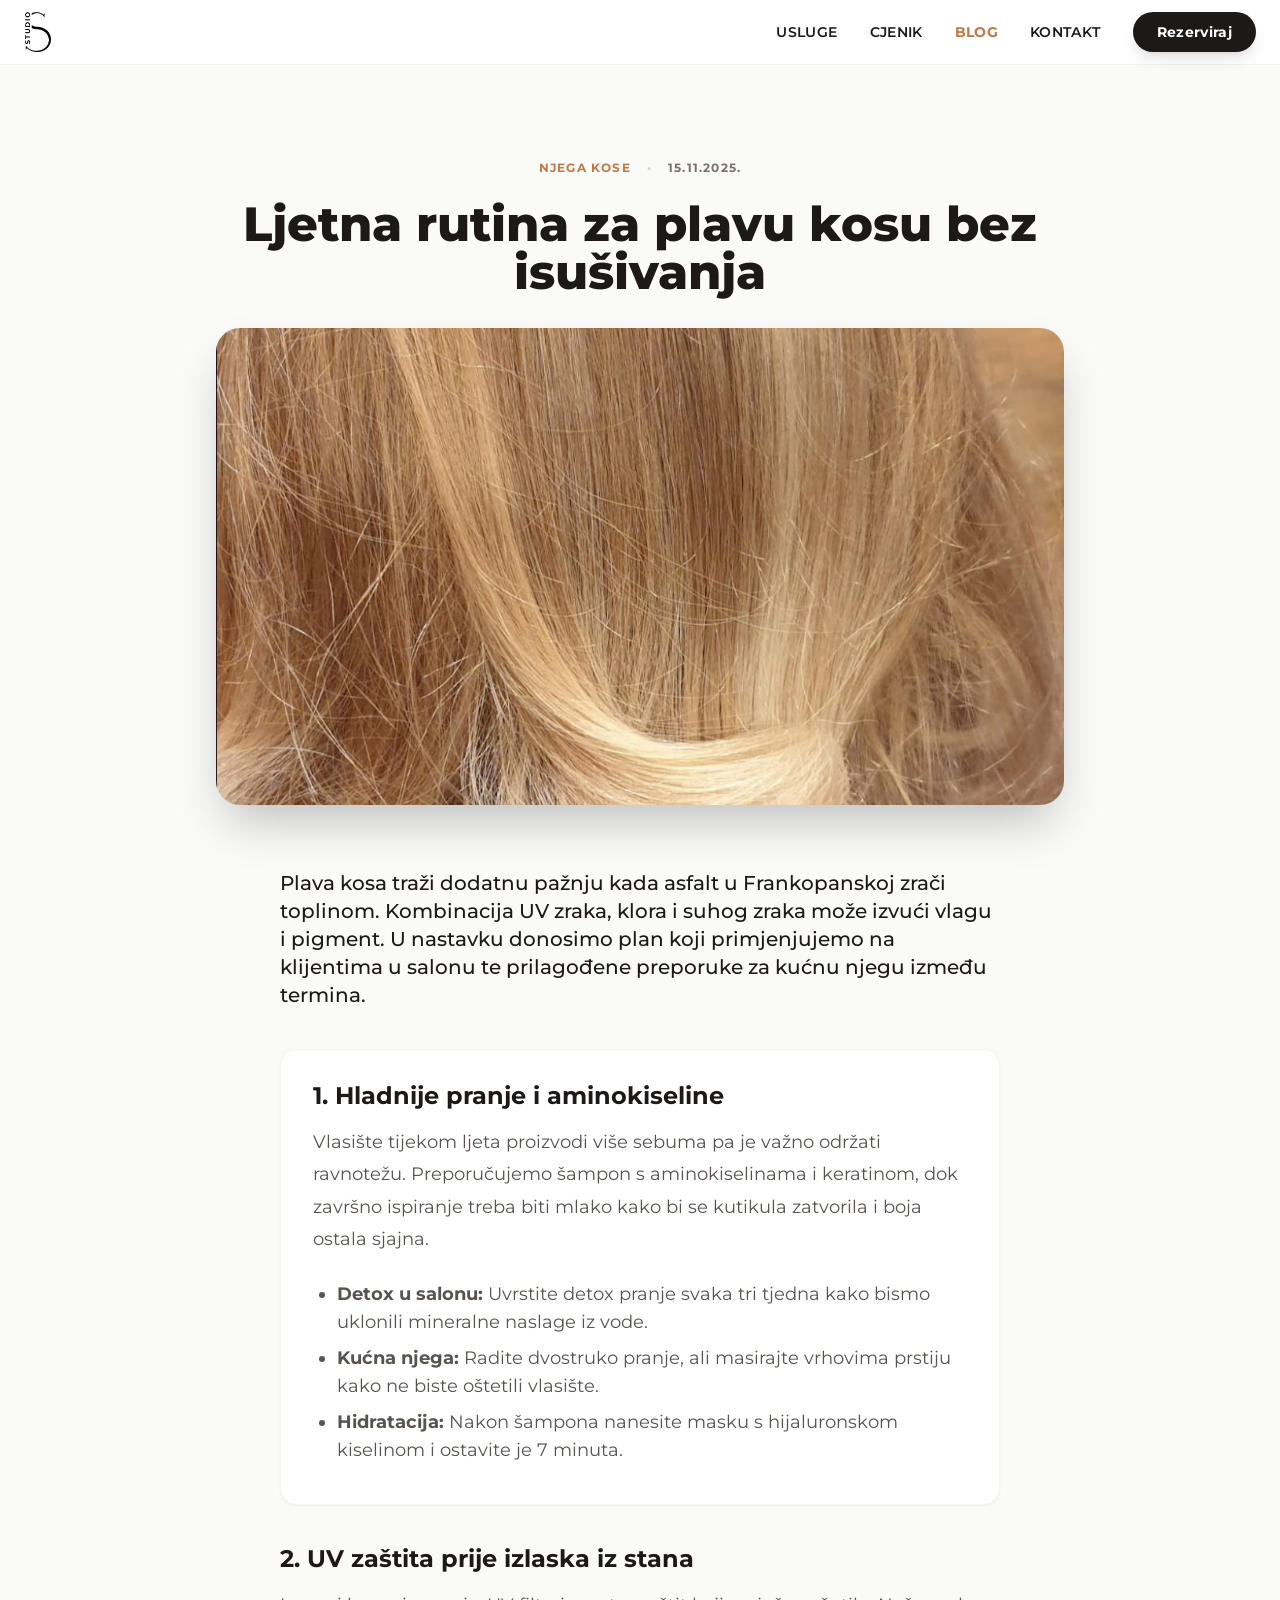
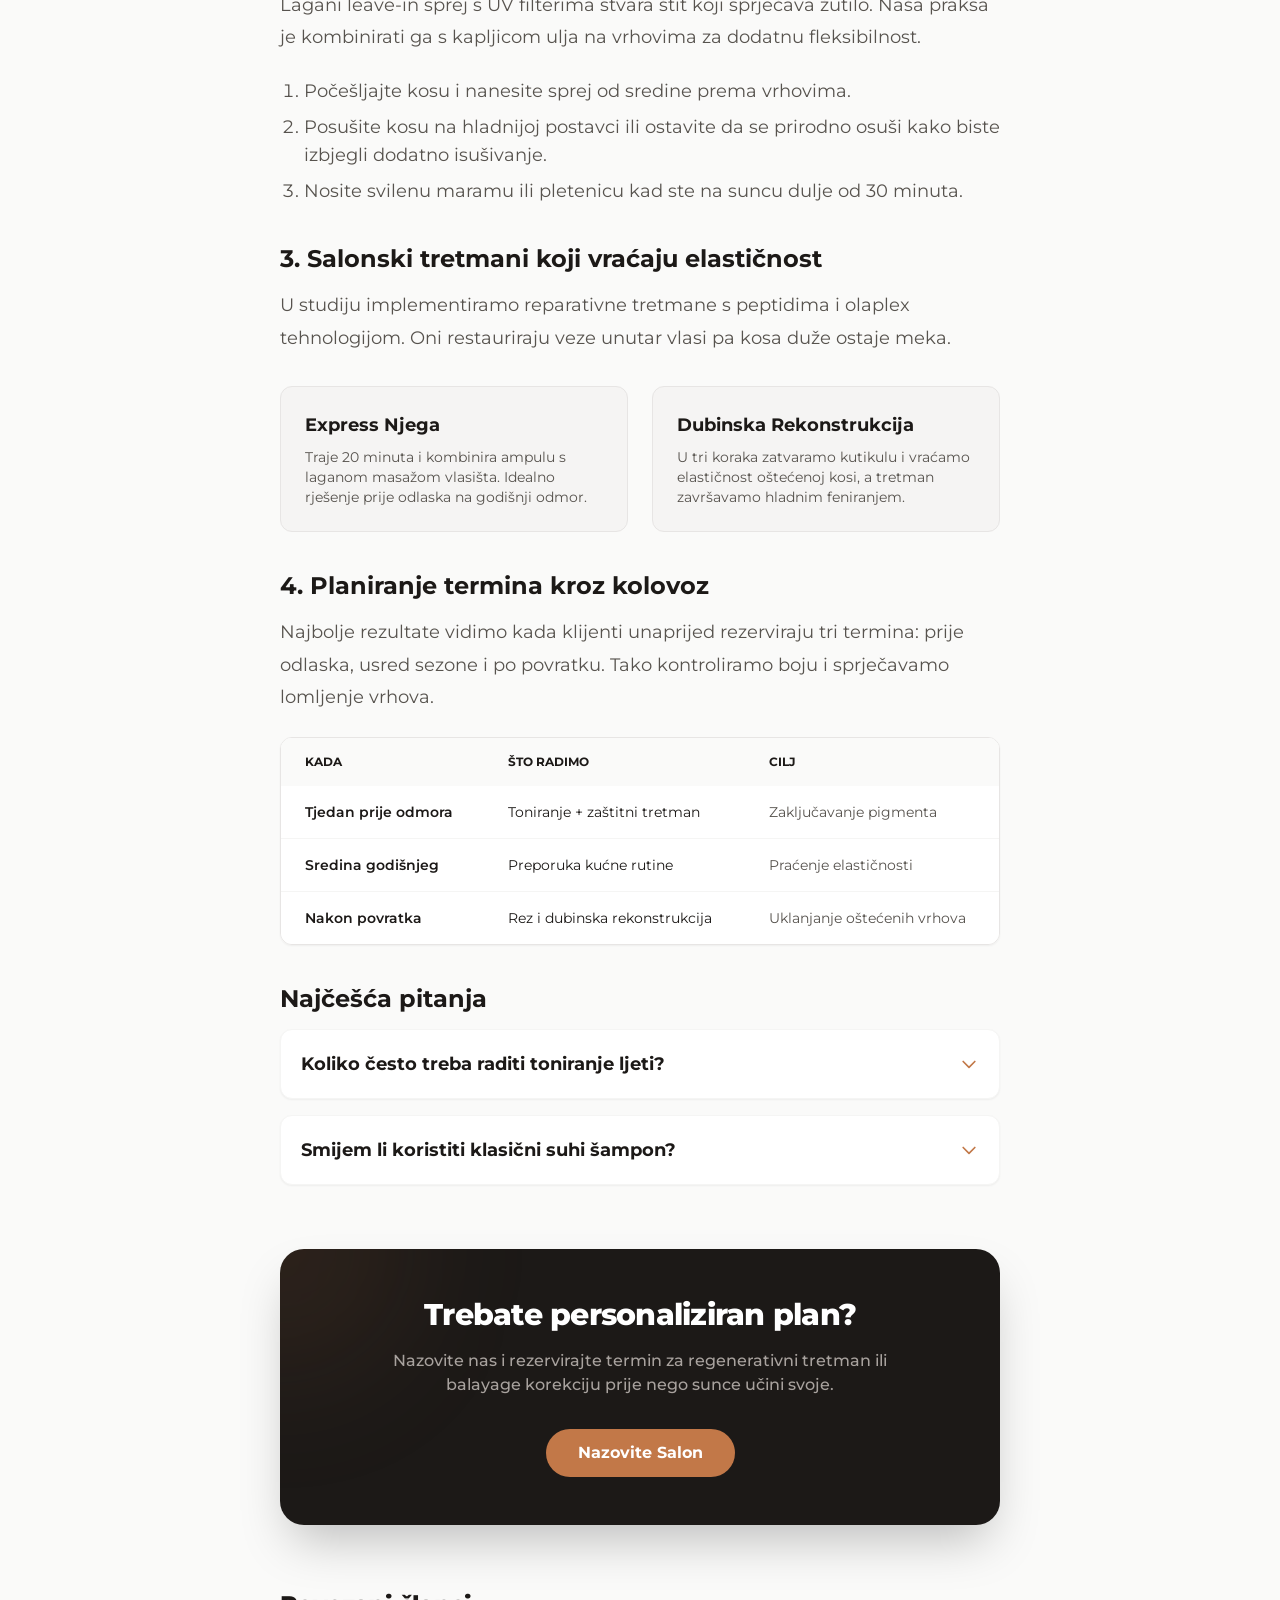
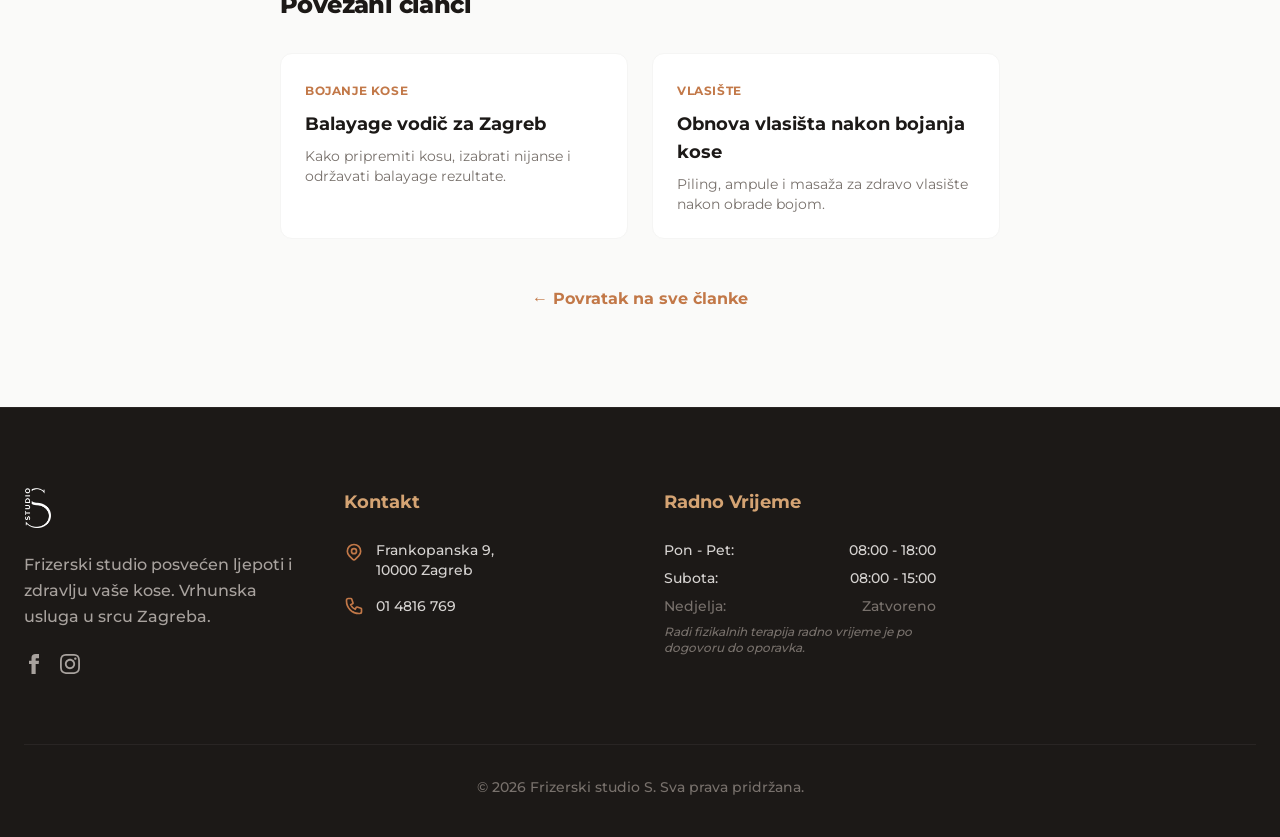
<file: blog/ljetna-rutina-plava-kosa.html>
﻿<!DOCTYPE html>
<html lang="hr" class="scroll-smooth">
<head>
    <meta charset="UTF-8">
    <meta name="viewport" content="width=device-width, initial-scale=1.0">
    <title>Ljetna njega plave kose: UV zaštita i savjeti | Studio S Zagreb</title>
    <meta name="description" content="Kompletni vodič za očuvanje plave kose tijekom ljeta — UV zaštita, salonski tretmani, kućna njega i planiranje termina. Savjeti Frizerskog studija S iz Zagreba.">
    <meta name="robots" content="index, follow, max-snippet:-1, max-image-preview:large, max-video-preview:-1">
    <link rel="canonical" href="https://frizerskistudios.com/blog/ljetna-rutina-plava-kosa.html">
    <link rel="alternate" hreflang="hr" href="https://frizerskistudios.com/blog/ljetna-rutina-plava-kosa.html">
    <meta name="theme-color" content="#C27848">
    
    <meta property="og:type" content="article">
    <meta property="og:title" content="Ljetna njega plave kose bez isušivanja">
    <meta property="og:description" content="Stručni savjeti zagrebačkog Frizerskog studija S kako plavu kosu zaštititi od UV zraka, bazena i topline.">
    <meta property="og:url" content="https://frizerskistudios.com/blog/ljetna-rutina-plava-kosa.html">
    <meta property="og:image" content="https://frizerskistudios.com/images/IMG-20250416-WA0004.jpg">
    <meta property="og:locale" content="hr_HR">
    <meta property="og:site_name" content="Frizerski studio S">
    <meta property="article:published_time" content="2025-11-15">
    <meta property="article:modified_time" content="2025-12-05">
    <meta property="article:section" content="Njega kose">
    <meta property="article:tag" content="plava kosa">
    <meta property="article:tag" content="ljetna njega">
    <meta property="article:tag" content="UV zaštita kose">
    <meta name="twitter:card" content="summary_large_image">
    <meta name="twitter:title" content="Ljetna njega plave kose | Studio S Zagreb">
    <meta name="twitter:description" content="Kako plavu kosu zaštititi od UV zraka, bazena i topline.">
    <meta name="twitter:image" content="https://frizerskistudios.com/images/IMG-20250416-WA0004.jpg">
    
    <link rel="preload" href="../fonts/montserrat-latin-ext.woff2" as="font" type="font/woff2" crossorigin>
    <link rel="preload" href="../fonts/montserrat-latin.woff2" as="font" type="font/woff2" crossorigin>
    <link rel="stylesheet" href="../style.css">
    <link rel="icon" type="image/png" href="../images/naljepnica.png">
    
    <script type="application/ld+json">
    {
        "@context": "https://schema.org",
        "@type": "BlogPosting",
        "headline": "Ljetna njega plave kose: UV zaštita i savjeti",
        "description": "Kompletni vodič za očuvanje hidratacije i boje plave kose tijekom vrućih zagrebačkih dana.",
        "image": "https://frizerskistudios.com/images/IMG-20250416-WA0004.jpg",
        "author": {
            "@type": "Organization",
            "name": "Frizerski studio S",
            "url": "https://frizerskistudios.com/"
        },
        "publisher": {
            "@type": "Organization",
            "name": "Frizerski studio S",
            "logo": {
                "@type": "ImageObject",
                "url": "https://frizerskistudios.com/images/naljepnica.png"
            }
        },
        "datePublished": "2025-11-15",
        "dateModified": "2025-12-05",
        "mainEntityOfPage": {
            "@type": "WebPage",
            "@id": "https://frizerskistudios.com/blog/ljetna-rutina-plava-kosa.html"
        }
    }
    </script>

    <script type="application/ld+json">
    {
        "@context": "https://schema.org",
        "@type": "BreadcrumbList",
        "itemListElement": [
            {
                "@type": "ListItem",
                "position": 1,
                "name": "Početna",
                "item": "https://frizerskistudios.com/"
            },
            {
                "@type": "ListItem",
                "position": 2,
                "name": "Blog",
                "item": "https://frizerskistudios.com/blog/"
            },
            {
                "@type": "ListItem",
                "position": 3,
                "name": "Ljetna rutina za plavu kosu bez isušivanja",
                "item": "https://frizerskistudios.com/blog/ljetna-rutina-plava-kosa.html"
            }
        ]
    }
    </script>

    <style>
        .glass-nav {
            background: rgba(255, 255, 255, 0.95);
            backdrop-filter: blur(12px);
            -webkit-backdrop-filter: blur(12px);
        }
        /* Custom styling for article content */
        article h2 {
            font-size: 1.5rem;
            font-weight: 700;
            color: #1C1917;
            margin-top: 2.5rem;
            margin-bottom: 1rem;
        }
        article p {
            margin-bottom: 1.5rem;
            line-height: 1.8;
            color: #57534e;
        }
        article ul, article ol {
            padding-left: 1.5rem;
            margin-bottom: 1.5rem;
            color: #57534e;
        }
        article ul { list-style-type: disc; }
        article ol { list-style-type: decimal; }
        article li {
            margin-bottom: 0.5rem;
        }
    </style>
</head>
<body class="bg-brand-bg text-brand-dark font-sans antialiased selection:bg-brand-copper selection:text-white flex flex-col min-h-screen">

    <nav class="fixed w-full z-50 top-0 transition-all duration-300 glass-nav border-b border-stone-200/50">
        <div class="container mx-auto px-6 py-3">
            <div class="flex items-center justify-between">
                <a href="../index.html" class="flex items-center gap-3 group">
                    <img src="../images/naljepnica.png" alt="Studio S Logo" class="h-10 w-auto transition-transform duration-300 group-hover:scale-105">
                </a>

                <div class="hidden md:flex items-center space-x-8 text-sm font-semibold tracking-wide">
                    <a href="../index.html#usluge" class="hover:text-brand-copper transition-colors">USLUGE</a>
                    <a href="../index.html#cjenik" class="hover:text-brand-copper transition-colors">CJENIK</a>
                    <a href="index.html" class="text-brand-copper font-bold">BLOG</a>
                    <a href="../index.html#kontakt" class="hover:text-brand-copper transition-colors">KONTAKT</a>
                    <a href="tel:+38514816769" class="bg-brand-dark text-white px-6 py-2.5 rounded-full hover:bg-brand-copper transition-all transform hover:scale-105 shadow-lg font-bold">
                        Rezerviraj
                    </a>
                </div>

                <button id="mobile-menu-btn" class="md:hidden text-brand-dark focus:outline-none p-2" aria-label="Otvori izbornik">
                    <svg class="w-8 h-8" fill="none" stroke="currentColor" viewBox="0 0 24 24"><path stroke-linecap="round" stroke-linejoin="round" stroke-width="1.5" d="M4 6h16M4 12h16m-7 6h7"></path></svg>
                </button>
            </div>

            <div id="mobile-menu" class="hidden md:hidden absolute top-full left-0 w-full bg-white border-t border-stone-100 shadow-xl py-6 px-6 flex-col space-y-4 font-medium">
                <a href="../index.html#usluge" class="block text-lg border-b border-stone-100 pb-2">Usluge</a>
                <a href="../index.html#cjenik" class="block text-lg border-b border-stone-100 pb-2">Cjenik</a>
                <a href="index.html" class="block text-lg border-b border-stone-100 pb-2 text-brand-copper">Blog</a>
                <a href="../index.html#kontakt" class="block text-lg border-b border-stone-100 pb-2">Kontakt</a>
                <a href="tel:+38514816769" class="block text-center bg-brand-copper text-white py-3 rounded-lg mt-4 font-bold shadow-md">Nazovite nas</a>
            </div>
        </div>
    </nav>

    <header class="pt-32 pb-10 md:pt-40 md:pb-16 container mx-auto px-6 max-w-4xl text-center">
        <div class="flex items-center justify-center gap-4 text-xs font-bold uppercase tracking-widest mb-6">
            <span class="text-brand-copper">Njega kose</span>
            <span class="text-stone-300">•</span>
            <span class="text-stone-500">15.11.2025.</span>
        </div>
        <h1 class="text-3xl md:text-5xl font-extrabold text-brand-dark mb-8 leading-tight">Ljetna rutina za plavu kosu bez isušivanja</h1>
        <div class="rounded-3xl overflow-hidden shadow-2xl aspect-video relative">
            <img src="../images/IMG-20250416-WA0004.jpg" alt="Njega plave kose ljeti" class="w-full h-full object-cover" loading="lazy">
        </div>
    </header>

    <main class="container mx-auto px-6 pb-24 max-w-3xl">
        <article class="text-lg">
            <p class="lead font-medium text-xl text-brand-dark mb-10">
                Plava kosa traži dodatnu pažnju kada asfalt u Frankopanskoj zrači toplinom. Kombinacija UV zraka, klora i suhog zraka može izvući vlagu i pigment. U nastavku donosimo plan koji primjenjujemo na klijentima u salonu te prilagođene preporuke za kućnu njegu između termina.
            </p>

            <div class="bg-white p-8 rounded-2xl shadow-sm border border-stone-100 mb-10">
                <h2 class="!mt-0">1. Hladnije pranje i aminokiseline</h2>
                <p>Vlasište tijekom ljeta proizvodi više sebuma pa je važno održati ravnotežu. Preporučujemo šampon s aminokiselinama i keratinom, dok završno ispiranje treba biti mlako kako bi se kutikula zatvorila i boja ostala sjajna.</p>
                <ul class="!mb-0">
                    <li><strong>Detox u salonu:</strong> Uvrstite detox pranje svaka tri tjedna kako bismo uklonili mineralne naslage iz vode.</li>
                    <li><strong>Kućna njega:</strong> Radite dvostruko pranje, ali masirajte vrhovima prstiju kako ne biste oštetili vlasište.</li>
                    <li><strong>Hidratacija:</strong> Nakon šampona nanesite masku s hijaluronskom kiselinom i ostavite je 7 minuta.</li>
                </ul>
            </div>

            <h2>2. UV zaštita prije izlaska iz stana</h2>
            <p>Lagani leave-in sprej s UV filterima stvara štit koji sprječava žutilo. Naša praksa je kombinirati ga s kapljicom ulja na vrhovima za dodatnu fleksibilnost.</p>
            <ol>
                <li>Počešljajte kosu i nanesite sprej od sredine prema vrhovima.</li>
                <li>Posušite kosu na hladnijoj postavci ili ostavite da se prirodno osuši kako biste izbjegli dodatno isušivanje.</li>
                <li>Nosite svilenu maramu ili pletenicu kad ste na suncu dulje od 30 minuta.</li>
            </ol>

            <h2>3. Salonski tretmani koji vraćaju elastičnost</h2>
            <p>U studiju implementiramo reparativne tretmane s peptidima i olaplex tehnologijom. Oni restauriraju veze unutar vlasi pa kosa duže ostaje meka.</p>
            
            <div class="grid md:grid-cols-2 gap-6 my-8">
                <div class="bg-brand-soft/30 rounded-xl p-6 border border-brand-soft">
                    <h3 class="font-bold text-lg mb-2 text-brand-dark">Express Njega</h3>
                    <p class="!mb-0 text-sm">Traje 20 minuta i kombinira ampulu s laganom masažom vlasišta. Idealno rješenje prije odlaska na godišnji odmor.</p>
                </div>
                <div class="bg-brand-soft/30 rounded-xl p-6 border border-brand-soft">
                    <h3 class="font-bold text-lg mb-2 text-brand-dark">Dubinska Rekonstrukcija</h3>
                    <p class="!mb-0 text-sm">U tri koraka zatvaramo kutikulu i vraćamo elastičnost oštećenoj kosi, a tretman završavamo hladnim feniranjem.</p>
                </div>
            </div>

            <h2>4. Planiranje termina kroz kolovoz</h2>
            <p>Najbolje rezultate vidimo kada klijenti unaprijed rezerviraju tri termina: prije odlaska, usred sezone i po povratku. Tako kontroliramo boju i sprječavamo lomljenje vrhova.</p>

            <div class="overflow-x-auto rounded-xl border border-stone-200 shadow-sm mb-10">
                <table class="w-full text-sm text-left bg-white">
                    <thead class="bg-brand-bg text-brand-dark font-bold uppercase text-xs">
                        <tr>
                            <th class="px-6 py-4">Kada</th>
                            <th class="px-6 py-4">Što radimo</th>
                            <th class="px-6 py-4">Cilj</th>
                        </tr>
                    </thead>
                    <tbody class="divide-y divide-stone-100">
                        <tr>
                            <td class="px-6 py-4 font-semibold">Tjedan prije odmora</td>
                            <td class="px-6 py-4">Toniranje + zaštitni tretman</td>
                            <td class="px-6 py-4 text-stone-600">Zaključavanje pigmenta</td>
                        </tr>
                        <tr>
                            <td class="px-6 py-4 font-semibold">Sredina godišnjeg</td>
                            <td class="px-6 py-4">Preporuka kućne rutine</td>
                            <td class="px-6 py-4 text-stone-600">Praćenje elastičnosti</td>
                        </tr>
                        <tr>
                            <td class="px-6 py-4 font-semibold">Nakon povratka</td>
                            <td class="px-6 py-4">Rez i dubinska rekonstrukcija</td>
                            <td class="px-6 py-4 text-stone-600">Uklanjanje oštećenih vrhova</td>
                        </tr>
                    </tbody>
                </table>
            </div>

            <h2>Najčešća pitanja</h2>
            <div class="space-y-4 mb-10">
                <details class="bg-white rounded-xl p-5 shadow-sm border border-stone-100 group">
                    <summary class="font-bold text-brand-dark cursor-pointer list-none flex justify-between items-center">
                        Koliko često treba raditi toniranje ljeti?
                        <span class="transition group-open:rotate-180">
                            <svg class="w-5 h-5 text-brand-copper" fill="none" stroke="currentColor" viewBox="0 0 24 24"><path stroke-linecap="round" stroke-linejoin="round" stroke-width="2" d="M19 9l-7 7-7-7"></path></svg>
                        </span>
                    </summary>
                    <p class="mt-4 !mb-0 text-sm">Svaka 4 tjedna za hladne nijanse, a najkasnije 6 tjedana za beige i honey tonove kako bismo izbjegli neželjeno žutilo uzrokovano suncem.</p>
                </details>

                <details class="bg-white rounded-xl p-5 shadow-sm border border-stone-100 group">
                    <summary class="font-bold text-brand-dark cursor-pointer list-none flex justify-between items-center">
                        Smijem li koristiti klasični suhi šampon?
                        <span class="transition group-open:rotate-180">
                            <svg class="w-5 h-5 text-brand-copper" fill="none" stroke="currentColor" viewBox="0 0 24 24"><path stroke-linecap="round" stroke-linejoin="round" stroke-width="2" d="M19 9l-7 7-7-7"></path></svg>
                        </span>
                    </summary>
                    <p class="mt-4 !mb-0 text-sm">Možete, ali birajte formule bez alkohola kako ne biste dodatno isušili kosu i kombinirajte ih s blagim pilingom vlasišta svakih 10 dana.</p>
                </details>
            </div>
        </article>

        <div class="mt-16 bg-brand-dark rounded-3xl p-10 md:p-12 text-center text-white relative overflow-hidden shadow-2xl">
            <div class="absolute top-0 left-0 w-64 h-64 bg-brand-copper/10 rounded-full blur-3xl -translate-x-1/2 -translate-y-1/2"></div>
            <div class="relative z-10">
                <h2 class="text-2xl md:text-3xl font-extrabold mb-4 tracking-tight">Trebate personaliziran plan?</h2>
                <p class="text-stone-400 max-w-lg mx-auto mb-8 font-medium">Nazovite nas i rezervirajte termin za regenerativni tretman ili balayage korekciju prije nego sunce učini svoje.</p>
                <div class="flex flex-col sm:flex-row gap-4 justify-center">
                    <a href="tel:+38514816769" class="bg-brand-copper text-white px-8 py-3 rounded-full font-bold hover:bg-white hover:text-brand-dark transition-all">Nazovite Salon</a>
                </div>
            </div>
        </div>
        
        <div class="mt-16 mb-12">
            <h2 class="text-2xl font-extrabold text-brand-dark mb-8 tracking-tight">Povezani članci</h2>
            <div class="grid grid-cols-1 md:grid-cols-2 gap-6">
                <a href="balayage-vodic-zagreb.html" class="group block bg-white p-6 rounded-xl border border-stone-100 hover:shadow-md transition">
                    <span class="text-xs font-bold text-brand-copper uppercase tracking-wider">Bojanje kose</span>
                    <h3 class="text-lg font-bold mt-2 group-hover:text-brand-copper transition">Balayage vodič za Zagreb</h3>
                    <p class="text-stone-500 text-sm mt-2">Kako pripremiti kosu, izabrati nijanse i održavati balayage rezultate.</p>
                </a>
                <a href="obnova-vlasista-nakon-bojanja.html" class="group block bg-white p-6 rounded-xl border border-stone-100 hover:shadow-md transition">
                    <span class="text-xs font-bold text-brand-copper uppercase tracking-wider">Vlasište</span>
                    <h3 class="text-lg font-bold mt-2 group-hover:text-brand-copper transition">Obnova vlasišta nakon bojanja kose</h3>
                    <p class="text-stone-500 text-sm mt-2">Piling, ampule i masaža za zdravo vlasište nakon obrade bojom.</p>
                </a>
            </div>
        </div>

        <div class="mt-12 text-center">
             <a href="index.html" class="text-brand-copper font-bold hover:underline">← Povratak na sve članke</a>
        </div>
    </main>

    <footer id="kontakt" class="bg-brand-dark text-white pt-20 pb-10 border-t border-stone-800">
        <div class="container mx-auto px-6">
            <div class="grid grid-cols-1 md:grid-cols-2 lg:grid-cols-4 gap-12 mb-16">
                <div>
                    <img src="../images/naljepnica.png" alt="Studio S Logo Footer" class="h-10 w-auto mb-6 brightness-0 invert">
                    <p class="text-stone-400 leading-relaxed mb-6 font-medium">Frizerski studio posvećen ljepoti i zdravlju vaše kose. Vrhunska usluga u srcu Zagreba.</p>
                    <div class="flex space-x-4">
                        <a href="https://www.facebook.com/profile.php?id=100064145379942&locale=hr_HR" target="_blank" rel="noopener noreferrer" class="text-stone-400 hover:text-white transition" aria-label="Facebook"><svg class="w-5 h-5" fill="currentColor" viewBox="0 0 24 24"><path d="M9 8H6v4h3v12h5V12h3.642L18 8h-4V6.333C14 5.378 14.192 5 15.115 5H18V0h-3.808C10.596 0 9 1.583 9 4.615V8z"/></svg></a>
                        <a href="https://www.instagram.com/frizerski_studio_s_zg/" target="_blank" rel="noopener noreferrer" class="text-stone-400 hover:text-white transition" aria-label="Instagram"><svg class="w-5 h-5" fill="currentColor" viewBox="0 0 24 24"><path d="M12 2.163c3.204 0 3.584.012 4.85.07 3.252.148 4.771 1.691 4.919 4.919.058 1.265.069 1.645.069 4.849 0 3.205-.012 3.584-.069 4.849-.149 3.225-1.664 4.771-4.919 4.919-1.266.058-1.644.07-4.85.07-3.204 0-3.584-.012-4.849-.07-3.26-.149-4.771-1.699-4.919-4.92-.058-1.265-.07-1.644-.07-4.849 0-3.204.013-3.583.07-4.849.149-3.227 1.664-4.771 4.919-4.919 1.266-.057 1.645-.069 4.849-.069zm0-2.163c-3.259 0-3.667.014-4.947.072-4.358.2-6.78 2.618-6.98 6.98-.059 1.281-.073 1.689-.073 4.948 0 3.259.014 3.668.072 4.948.2 4.358 2.618 6.78 6.98 6.98 1.281.058 1.689.072 4.948.072 3.259 0 3.668-.014 4.948-.072 4.354-.2 6.782-2.618 6.979-6.98.059-1.28.073-1.689.073-4.948 0-3.259-.014-3.667-.072-4.947-.196-4.354-2.617-6.78-6.979-6.98-1.281-.059-1.69-.073-4.949-.073zm0 5.838c-3.403 0-6.162 2.759-6.162 6.162s2.759 6.163 6.162 6.163 6.162-2.759 6.162-6.163c0-3.403-2.759-6.162-6.162-6.162zm0 10.162c-2.209 0-4-1.79-4-4 0-2.209 1.791-4 4-4s4 1.791 4 4c0 2.21-1.791 4-4 4zm6.406-11.845c-.796 0-1.441.645-1.441 1.44s.645 1.44 1.441 1.44c.795 0 1.439-.645 1.439-1.44s-.644-1.44-1.439-1.44z"/></svg></a>
                    </div>
                </div>

                <div>
                    <h4 class="text-lg font-bold mb-6 text-brand-gold">Kontakt</h4>
                    <ul class="space-y-4 text-stone-300 text-sm font-medium">
                        <li class="flex items-start gap-3">
                            <svg class="w-5 h-5 mt-0.5 text-brand-copper" fill="none" stroke="currentColor" viewBox="0 0 24 24"><path stroke-linecap="round" stroke-linejoin="round" stroke-width="2" d="M17.657 16.657L13.414 20.9a1.998 1.998 0 01-2.827 0l-4.244-4.243a8 8 0 1111.314 0z"></path><path stroke-linecap="round" stroke-linejoin="round" stroke-width="2" d="M15 11a3 3 0 11-6 0 3 3 0 016 0z"></path></svg>
                            Frankopanska 9, <br>10000 Zagreb
                        </li>
                        <li class="flex items-center gap-3">
                            <svg class="w-5 h-5 text-brand-copper" fill="none" stroke="currentColor" viewBox="0 0 24 24"><path stroke-linecap="round" stroke-linejoin="round" stroke-width="2" d="M3 5a2 2 0 012-2h3.28a1 1 0 01.948.684l1.498 4.493a1 1 0 01-.502 1.21l-2.257 1.13a11.042 11.042 0 005.516 5.516l1.13-2.257a1 1 0 011.21-.502l4.493 1.498a1 1 0 01.684.949V19a2 2 0 01-2 2h-1C9.716 21 3 14.284 3 6V5z"></path></svg>
                            <a href="tel:+38514816769" class="hover:text-white transition">01 4816 769</a>
                        </li>
                    </ul>
                </div>

                <div>
                    <h4 class="text-lg font-bold mb-6 text-brand-gold">Radno Vrijeme</h4>
                    <ul class="space-y-2 text-stone-300 text-sm font-medium">
                        <li class="flex justify-between"><span>Pon - Pet:</span> <span>08:00 - 18:00</span></li>
                        <li class="flex justify-between"><span>Subota:</span> <span>08:00 - 15:00</span></li>
                        <li class="flex justify-between text-stone-500"><span>Nedjelja:</span> <span>Zatvoreno</span></li>
                        <li class="text-xs text-stone-500 mt-2 italic">Radi fizikalnih terapija radno vrijeme je po dogovoru do oporavka.</li>
                    </ul>
                </div>
                
                <div class="h-48 rounded-lg overflow-hidden grayscale hover:grayscale-0 transition-all duration-500">
                    <iframe src="https://www.google.com/maps/embed?pb=!1m18!1m12!1m3!1d2781.564748192134!2d15.969968876856525!3d45.8093149710815!2m3!1f0!2f0!3f0!3m2!i1024!i768!4f13.1!3m3!1m2!1s0x4765d6e2a2231509%3A0x695c7379203a382e!2sFrankopanska%20ul.%209%2C%2010000%2C%20Zagreb!5e0!3m2!1shr!2shr!4v1714486518178!5m2!1shr!2shr" width="100%" height="100%" style="border:0;" allowfullscreen="" loading="lazy" title="Frizerski Studio S Lokacija"></iframe>
                </div>
            </div>
            
            <div class="border-t border-stone-800 pt-8 text-center text-stone-500 text-sm font-medium">
                <p>© <span id="currentYear"></span> Frizerski studio S. Sva prava pridržana.</p>
            </div>
        </div>
    </footer>

    <script>
        const blogYear = document.getElementById('currentYear');
        if (blogYear) {
            blogYear.textContent = new Date().getFullYear();
        }

        const blogMobileBtn = document.getElementById('mobile-menu-btn');
        const blogMobileMenu = document.getElementById('mobile-menu');
        
        if (blogMobileBtn && blogMobileMenu) {
            blogMobileBtn.addEventListener('click', () => {
                blogMobileMenu.classList.toggle('hidden');
                blogMobileMenu.classList.toggle('flex');
            });
            
            // Close menu on link click
            blogMobileMenu.querySelectorAll('a').forEach(link => {
                link.addEventListener('click', () => {
                    blogMobileMenu.classList.add('hidden');
                    blogMobileMenu.classList.remove('flex');
                });
            });
        }
    </script>
</body>
</html>
</file>
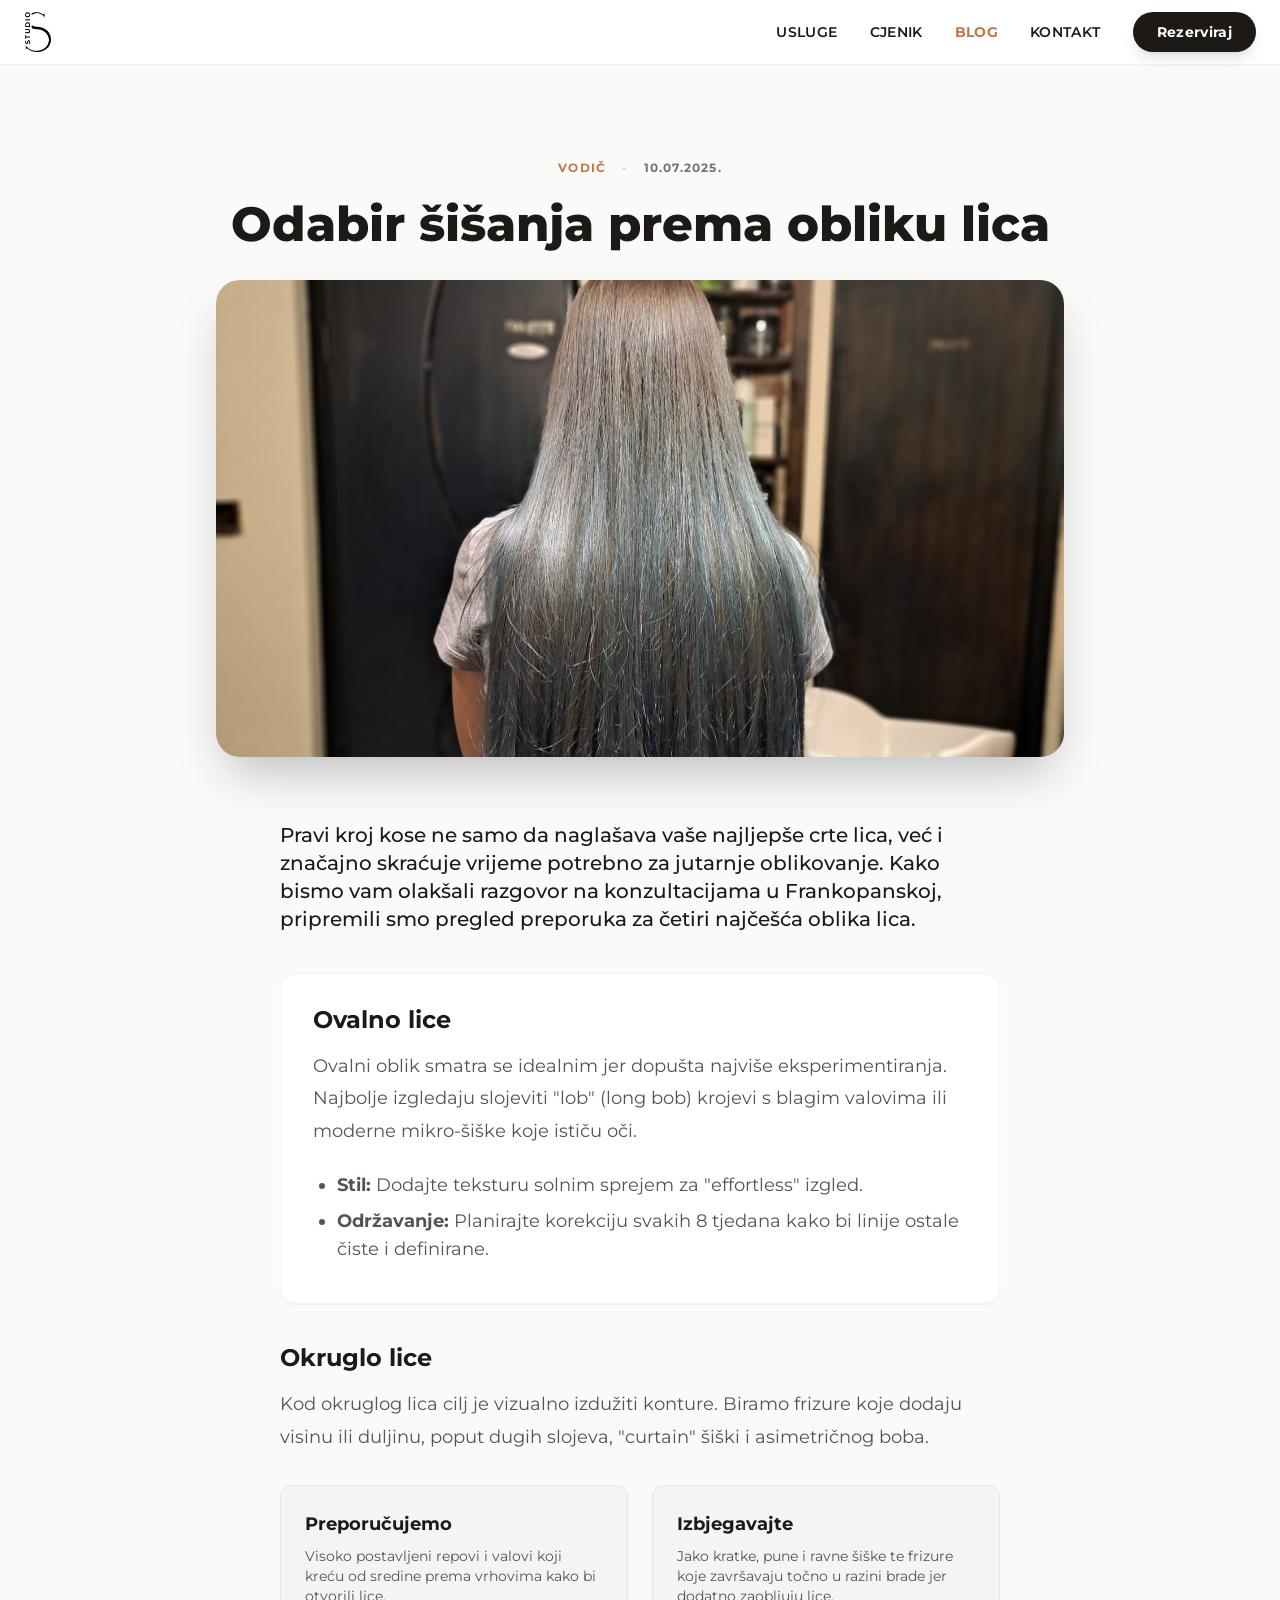
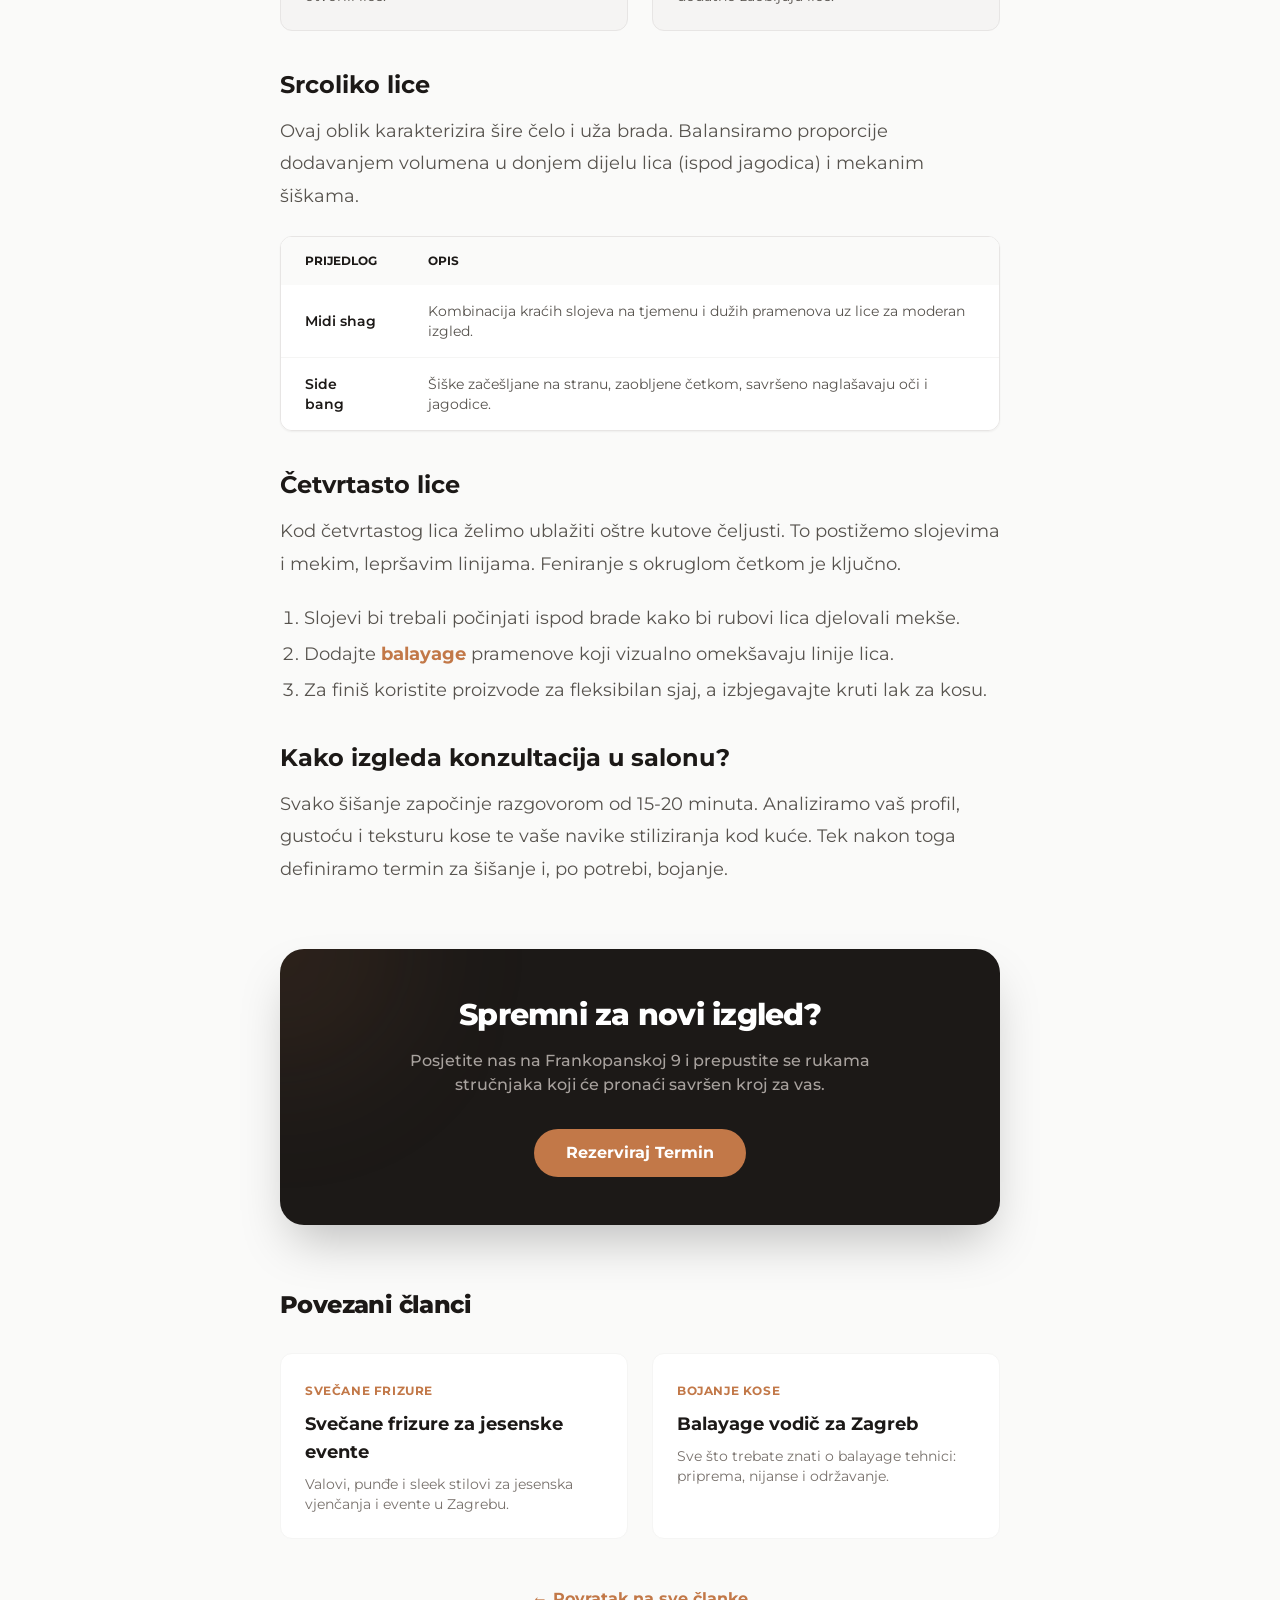
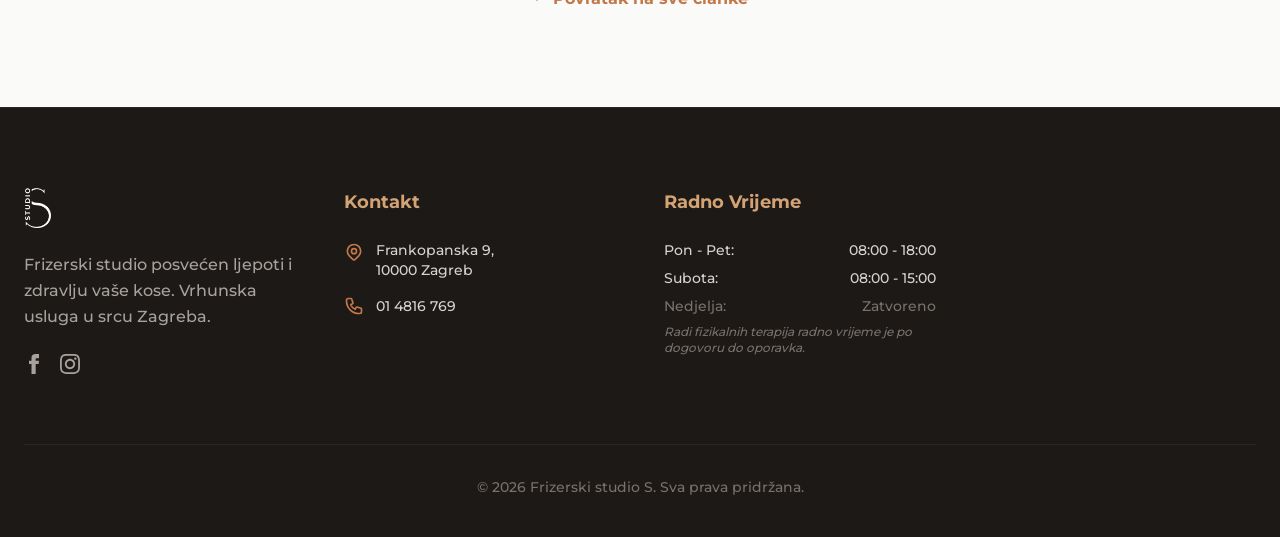
<file: blog/oblik-lica-zenka-sisanja.html>
﻿<!DOCTYPE html>
<html lang="hr" class="scroll-smooth">
<head>
    <meta charset="UTF-8">
    <meta name="viewport" content="width=device-width, initial-scale=1.0">
    <title>Šišanje prema obliku lica — Kako odabrati frizuru | Studio S Zagreb</title>
    <meta name="description" content="Kako odabrati žensko šišanje prema obliku lica? Vodič za ovalno, okruglo, srcoliko i četvrtasto lice — stručni savjeti Frizerskog studija S u Zagrebu.">
    <meta name="robots" content="index, follow, max-snippet:-1, max-image-preview:large, max-video-preview:-1">
    <link rel="canonical" href="https://frizerskistudios.com/blog/oblik-lica-zenka-sisanja.html">
    <link rel="alternate" hreflang="hr" href="https://frizerskistudios.com/blog/oblik-lica-zenka-sisanja.html">
    <meta name="theme-color" content="#C27848">
    
    <meta property="og:type" content="article">
    <meta property="og:title" content="Šišanje prema obliku lica — Vodič za žene">
    <meta property="og:description" content="Praktični savjeti za ovalno, okruglo, srcoliko i četvrtasto lice.">
    <meta property="og:url" content="https://frizerskistudios.com/blog/oblik-lica-zenka-sisanja.html">
    <meta property="og:image" content="https://frizerskistudios.com/images/image00005.jpeg">
    <meta property="og:locale" content="hr_HR">
    <meta property="og:site_name" content="Frizerski studio S">
    <meta property="article:published_time" content="2025-07-10">
    <meta property="article:modified_time" content="2025-12-05">
    <meta property="article:section" content="Šišanje">
    <meta property="article:tag" content="šišanje prema obliku lica">
    <meta property="article:tag" content="žensko šišanje">
    <meta property="article:tag" content="frizure zagreb">
    <meta name="twitter:card" content="summary_large_image">
    <meta name="twitter:title" content="Šišanje prema obliku lica | Studio S Zagreb">
    <meta name="twitter:description" content="Kako odabrati žensko šišanje prema obliku lica.">
    <meta name="twitter:image" content="https://frizerskistudios.com/images/image00005.jpeg">
    
    <link rel="preload" href="../fonts/montserrat-latin-ext.woff2" as="font" type="font/woff2" crossorigin>
    <link rel="preload" href="../fonts/montserrat-latin.woff2" as="font" type="font/woff2" crossorigin>
    <link rel="stylesheet" href="../style.css">
    <link rel="icon" type="image/png" href="../images/naljepnica.png">
    
    <script type="application/ld+json">
    {
        "@context": "https://schema.org",
        "@type": "BlogPosting",
        "headline": "Šišanje prema obliku lica — Kako odabrati savršenu frizuru",
        "description": "Vodič za pronalazak savršenog ženskog šišanja ovisno o obliku lica — savjeti Frizerskog studija S u Zagrebu.",
        "image": "https://frizerskistudios.com/images/image00005.jpeg",
        "author": {
            "@type": "Organization",
            "name": "Frizerski studio S",
            "url": "https://frizerskistudios.com/"
        },
        "publisher": {
            "@type": "Organization",
            "name": "Frizerski studio S",
            "logo": {
                "@type": "ImageObject",
                "url": "https://frizerskistudios.com/images/naljepnica.png"
            }
        },
        "datePublished": "2025-07-10",
        "dateModified": "2025-12-05",
        "mainEntityOfPage": {
            "@type": "WebPage",
            "@id": "https://frizerskistudios.com/blog/oblik-lica-zenka-sisanja.html"
        }
    }
    </script>

    <script type="application/ld+json">
    {
        "@context": "https://schema.org",
        "@type": "BreadcrumbList",
        "itemListElement": [
            {
                "@type": "ListItem",
                "position": 1,
                "name": "Početna",
                "item": "https://frizerskistudios.com/"
            },
            {
                "@type": "ListItem",
                "position": 2,
                "name": "Blog",
                "item": "https://frizerskistudios.com/blog/"
            },
            {
                "@type": "ListItem",
                "position": 3,
                "name": "Odabir šišanja prema obliku lica",
                "item": "https://frizerskistudios.com/blog/oblik-lica-zenka-sisanja.html"
            }
        ]
    }
    </script>

    <style>
        .glass-nav {
            background: rgba(255, 255, 255, 0.95);
            backdrop-filter: blur(12px);
            -webkit-backdrop-filter: blur(12px);
        }
        /* Custom styling for article content */
        article h2 {
            font-size: 1.5rem;
            font-weight: 700;
            color: #1C1917;
            margin-top: 2.5rem;
            margin-bottom: 1rem;
        }
        article p {
            margin-bottom: 1.5rem;
            line-height: 1.8;
            color: #57534e;
        }
        article ul, article ol {
            padding-left: 1.5rem;
            margin-bottom: 1.5rem;
            color: #57534e;
        }
        article ul { list-style-type: disc; }
        article ol { list-style-type: decimal; }
        article li {
            margin-bottom: 0.5rem;
        }
    </style>
</head>
<body class="bg-brand-bg text-brand-dark font-sans antialiased selection:bg-brand-copper selection:text-white flex flex-col min-h-screen">

    <nav class="fixed w-full z-50 top-0 transition-all duration-300 glass-nav border-b border-stone-200/50">
        <div class="container mx-auto px-6 py-3">
            <div class="flex items-center justify-between">
                <a href="../index.html" class="flex items-center gap-3 group">
                    <img src="../images/naljepnica.png" alt="Studio S Logo" class="h-10 w-auto transition-transform duration-300 group-hover:scale-105">
                </a>

                <div class="hidden md:flex items-center space-x-8 text-sm font-semibold tracking-wide">
                    <a href="../index.html#usluge" class="hover:text-brand-copper transition-colors">USLUGE</a>
                    <a href="../index.html#cjenik" class="hover:text-brand-copper transition-colors">CJENIK</a>
                    <a href="index.html" class="text-brand-copper font-bold">BLOG</a>
                    <a href="../index.html#kontakt" class="hover:text-brand-copper transition-colors">KONTAKT</a>
                    <a href="tel:+38514816769" class="bg-brand-dark text-white px-6 py-2.5 rounded-full hover:bg-brand-copper transition-all transform hover:scale-105 shadow-lg font-bold">
                        Rezerviraj
                    </a>
                </div>

                <button id="mobile-menu-btn" class="md:hidden text-brand-dark focus:outline-none p-2" aria-label="Otvori izbornik">
                    <svg class="w-8 h-8" fill="none" stroke="currentColor" viewBox="0 0 24 24"><path stroke-linecap="round" stroke-linejoin="round" stroke-width="1.5" d="M4 6h16M4 12h16m-7 6h7"></path></svg>
                </button>
            </div>

            <div id="mobile-menu" class="hidden md:hidden absolute top-full left-0 w-full bg-white border-t border-stone-100 shadow-xl py-6 px-6 flex-col space-y-4 font-medium">
                <a href="../index.html#usluge" class="block text-lg border-b border-stone-100 pb-2">Usluge</a>
                <a href="../index.html#cjenik" class="block text-lg border-b border-stone-100 pb-2">Cjenik</a>
                <a href="index.html" class="block text-lg border-b border-stone-100 pb-2 text-brand-copper">Blog</a>
                <a href="../index.html#kontakt" class="block text-lg border-b border-stone-100 pb-2">Kontakt</a>
                <a href="tel:+38514816769" class="block text-center bg-brand-copper text-white py-3 rounded-lg mt-4 font-bold shadow-md">Nazovite nas</a>
            </div>
        </div>
    </nav>

    <header class="pt-32 pb-10 md:pt-40 md:pb-16 container mx-auto px-6 max-w-4xl text-center">
        <div class="flex items-center justify-center gap-4 text-xs font-bold uppercase tracking-widest mb-6">
            <span class="text-brand-copper">Vodič</span>
            <span class="text-stone-300">•</span>
            <span class="text-stone-500">10.07.2025.</span>
        </div>
        <h1 class="text-3xl md:text-5xl font-extrabold text-brand-dark mb-8 leading-tight">Odabir šišanja prema obliku lica</h1>
        <div class="rounded-3xl overflow-hidden shadow-2xl aspect-video relative">
            <img src="../images/image00005.jpeg" alt="Šišanje i oblikovanje u Studio S" class="w-full h-full object-cover" loading="lazy">
        </div>
    </header>

    <main class="container mx-auto px-6 pb-24 max-w-3xl">
        <article class="text-lg">
            <p class="lead font-medium text-xl text-brand-dark mb-10">
                Pravi kroj kose ne samo da naglašava vaše najljepše crte lica, već i značajno skraćuje vrijeme potrebno za jutarnje oblikovanje. Kako bismo vam olakšali razgovor na konzultacijama u Frankopanskoj, pripremili smo pregled preporuka za četiri najčešća oblika lica.
            </p>

            <div class="bg-white p-8 rounded-2xl shadow-sm border border-stone-100 mb-10">
                <h2 class="!mt-0">Ovalno lice</h2>
                <p>Ovalni oblik smatra se idealnim jer dopušta najviše eksperimentiranja. Najbolje izgledaju slojeviti "lob" (long bob) krojevi s blagim valovima ili moderne mikro-šiške koje ističu oči.</p>
                <ul class="!mb-0">
                    <li><strong>Stil:</strong> Dodajte teksturu solnim sprejem za "effortless" izgled.</li>
                    <li><strong>Održavanje:</strong> Planirajte korekciju svakih 8 tjedana kako bi linije ostale čiste i definirane.</li>
                </ul>
            </div>

            <h2>Okruglo lice</h2>
            <p>Kod okruglog lica cilj je vizualno izdužiti konture. Biramo frizure koje dodaju visinu ili duljinu, poput dugih slojeva, "curtain" šiški i asimetričnog boba.</p>
            
            <div class="grid md:grid-cols-2 gap-6 my-8">
                <div class="bg-brand-soft/30 rounded-xl p-6 border border-brand-soft">
                    <h3 class="font-bold text-lg mb-2 text-brand-dark">Preporučujemo</h3>
                    <p class="!mb-0 text-sm">Visoko postavljeni repovi i valovi koji kreću od sredine prema vrhovima kako bi otvorili lice.</p>
                </div>
                <div class="bg-brand-soft/30 rounded-xl p-6 border border-brand-soft">
                    <h3 class="font-bold text-lg mb-2 text-brand-dark">Izbjegavajte</h3>
                    <p class="!mb-0 text-sm">Jako kratke, pune i ravne šiške te frizure koje završavaju točno u razini brade jer dodatno zaobljuju lice.</p>
                </div>
            </div>

            <h2>Srcoliko lice</h2>
            <p>Ovaj oblik karakterizira šire čelo i uža brada. Balansiramo proporcije dodavanjem volumena u donjem dijelu lica (ispod jagodica) i mekanim šiškama.</p>

            <div class="overflow-x-auto rounded-xl border border-stone-200 shadow-sm mb-10">
                <table class="w-full text-sm text-left bg-white">
                    <thead class="bg-brand-bg text-brand-dark font-bold uppercase text-xs">
                        <tr>
                            <th class="px-6 py-4">Prijedlog</th>
                            <th class="px-6 py-4">Opis</th>
                        </tr>
                    </thead>
                    <tbody class="divide-y divide-stone-100">
                        <tr>
                            <td class="px-6 py-4 font-semibold">Midi shag</td>
                            <td class="px-6 py-4 text-stone-600">Kombinacija kraćih slojeva na tjemenu i dužih pramenova uz lice za moderan izgled.</td>
                        </tr>
                        <tr>
                            <td class="px-6 py-4 font-semibold">Side bang</td>
                            <td class="px-6 py-4 text-stone-600">Šiške začešljane na stranu, zaobljene četkom, savršeno naglašavaju oči i jagodice.</td>
                        </tr>
                    </tbody>
                </table>
            </div>

            <h2>Četvrtasto lice</h2>
            <p>Kod četvrtastog lica želimo ublažiti oštre kutove čeljusti. To postižemo slojevima i mekim, lepršavim linijama. Feniranje s okruglom četkom je ključno.</p>
            <ol>
                <li>Slojevi bi trebali počinjati ispod brade kako bi rubovi lica djelovali mekše.</li>
                <li>Dodajte <a href="balayage-vodic-zagreb.html" class="text-brand-copper font-bold hover:underline">balayage</a> pramenove koji vizualno omekšavaju linije lica.</li>
                <li>Za finiš koristite proizvode za fleksibilan sjaj, a izbjegavajte kruti lak za kosu.</li>
            </ol>

            <h2>Kako izgleda konzultacija u salonu?</h2>
            <p>Svako šišanje započinje razgovorom od 15-20 minuta. Analiziramo vaš profil, gustoću i teksturu kose te vaše navike stiliziranja kod kuće. Tek nakon toga definiramo termin za šišanje i, po potrebi, bojanje.</p>
        </article>

        <div class="mt-16 bg-brand-dark rounded-3xl p-10 md:p-12 text-center text-white relative overflow-hidden shadow-2xl">
            <div class="absolute top-0 left-0 w-64 h-64 bg-brand-copper/10 rounded-full blur-3xl -translate-x-1/2 -translate-y-1/2"></div>
            <div class="relative z-10">
                <h2 class="text-2xl md:text-3xl font-extrabold mb-4 tracking-tight">Spremni za novi izgled?</h2>
                <p class="text-stone-400 max-w-lg mx-auto mb-8 font-medium">Posjetite nas na Frankopanskoj 9 i prepustite se rukama stručnjaka koji će pronaći savršen kroj za vas.</p>
                <div class="flex flex-col sm:flex-row gap-4 justify-center">
                    <a href="tel:+38514816769" class="bg-brand-copper text-white px-8 py-3 rounded-full font-bold hover:bg-white hover:text-brand-dark transition-all">Rezerviraj Termin</a>
                </div>
            </div>
        </div>
        
        <div class="mt-16 mb-12">
            <h2 class="text-2xl font-extrabold text-brand-dark mb-8 tracking-tight">Povezani članci</h2>
            <div class="grid grid-cols-1 md:grid-cols-2 gap-6">
                <a href="jesenske-svecane-frizure.html" class="group block bg-white p-6 rounded-xl border border-stone-100 hover:shadow-md transition">
                    <span class="text-xs font-bold text-brand-copper uppercase tracking-wider">Svečane frizure</span>
                    <h3 class="text-lg font-bold mt-2 group-hover:text-brand-copper transition">Svečane frizure za jesenske evente</h3>
                    <p class="text-stone-500 text-sm mt-2">Valovi, punđe i sleek stilovi za jesenska vjenčanja i evente u Zagrebu.</p>
                </a>
                <a href="balayage-vodic-zagreb.html" class="group block bg-white p-6 rounded-xl border border-stone-100 hover:shadow-md transition">
                    <span class="text-xs font-bold text-brand-copper uppercase tracking-wider">Bojanje kose</span>
                    <h3 class="text-lg font-bold mt-2 group-hover:text-brand-copper transition">Balayage vodič za Zagreb</h3>
                    <p class="text-stone-500 text-sm mt-2">Sve što trebate znati o balayage tehnici: priprema, nijanse i održavanje.</p>
                </a>
            </div>
        </div>

        <div class="mt-12 text-center">
             <a href="index.html" class="text-brand-copper font-bold hover:underline">← Povratak na sve članke</a>
        </div>
    </main>

    <footer id="kontakt" class="bg-brand-dark text-white pt-20 pb-10 border-t border-stone-800">
        <div class="container mx-auto px-6">
            <div class="grid grid-cols-1 md:grid-cols-2 lg:grid-cols-4 gap-12 mb-16">
                <div>
                    <img src="../images/naljepnica.png" alt="Studio S Logo Footer" class="h-10 w-auto mb-6 brightness-0 invert">
                    <p class="text-stone-400 leading-relaxed mb-6 font-medium">Frizerski studio posvećen ljepoti i zdravlju vaše kose. Vrhunska usluga u srcu Zagreba.</p>
                    <div class="flex space-x-4">
                        <a href="https://www.facebook.com/profile.php?id=100064145379942&locale=hr_HR" target="_blank" rel="noopener noreferrer" class="text-stone-400 hover:text-white transition" aria-label="Facebook"><svg class="w-5 h-5" fill="currentColor" viewBox="0 0 24 24"><path d="M9 8H6v4h3v12h5V12h3.642L18 8h-4V6.333C14 5.378 14.192 5 15.115 5H18V0h-3.808C10.596 0 9 1.583 9 4.615V8z"/></svg></a>
                        <a href="https://www.instagram.com/frizerski_studio_s_zg/" target="_blank" rel="noopener noreferrer" class="text-stone-400 hover:text-white transition" aria-label="Instagram"><svg class="w-5 h-5" fill="currentColor" viewBox="0 0 24 24"><path d="M12 2.163c3.204 0 3.584.012 4.85.07 3.252.148 4.771 1.691 4.919 4.919.058 1.265.069 1.645.069 4.849 0 3.205-.012 3.584-.069 4.849-.149 3.225-1.664 4.771-4.919 4.919-1.266.058-1.644.07-4.85.07-3.204 0-3.584-.012-4.849-.07-3.26-.149-4.771-1.699-4.919-4.92-.058-1.265-.07-1.644-.07-4.849 0-3.204.013-3.583.07-4.849.149-3.227 1.664-4.771 4.919-4.919 1.266-.057 1.645-.069 4.849-.069zm0-2.163c-3.259 0-3.667.014-4.947.072-4.358.2-6.78 2.618-6.98 6.98-.059 1.281-.073 1.689-.073 4.948 0 3.259.014 3.668.072 4.948.2 4.358 2.618 6.78 6.98 6.98 1.281.058 1.689.072 4.948.072 3.259 0 3.668-.014 4.948-.072 4.354-.2 6.782-2.618 6.979-6.98.059-1.28.073-1.689.073-4.948 0-3.259-.014-3.667-.072-4.947-.196-4.354-2.617-6.78-6.979-6.98-1.281-.059-1.69-.073-4.949-.073zm0 5.838c-3.403 0-6.162 2.759-6.162 6.162s2.759 6.163 6.162 6.163 6.162-2.759 6.162-6.163c0-3.403-2.759-6.162-6.162-6.162zm0 10.162c-2.209 0-4-1.79-4-4 0-2.209 1.791-4 4-4s4 1.791 4 4c0 2.21-1.791 4-4 4zm6.406-11.845c-.796 0-1.441.645-1.441 1.44s.645 1.44 1.441 1.44c.795 0 1.439-.645 1.439-1.44s-.644-1.44-1.439-1.44z"/></svg></a>
                    </div>
                </div>

                <div>
                    <h4 class="text-lg font-bold mb-6 text-brand-gold">Kontakt</h4>
                    <ul class="space-y-4 text-stone-300 text-sm font-medium">
                        <li class="flex items-start gap-3">
                            <svg class="w-5 h-5 mt-0.5 text-brand-copper" fill="none" stroke="currentColor" viewBox="0 0 24 24"><path stroke-linecap="round" stroke-linejoin="round" stroke-width="2" d="M17.657 16.657L13.414 20.9a1.998 1.998 0 01-2.827 0l-4.244-4.243a8 8 0 1111.314 0z"></path><path stroke-linecap="round" stroke-linejoin="round" stroke-width="2" d="M15 11a3 3 0 11-6 0 3 3 0 016 0z"></path></svg>
                            Frankopanska 9, <br>10000 Zagreb
                        </li>
                        <li class="flex items-center gap-3">
                            <svg class="w-5 h-5 text-brand-copper" fill="none" stroke="currentColor" viewBox="0 0 24 24"><path stroke-linecap="round" stroke-linejoin="round" stroke-width="2" d="M3 5a2 2 0 012-2h3.28a1 1 0 01.948.684l1.498 4.493a1 1 0 01-.502 1.21l-2.257 1.13a11.042 11.042 0 005.516 5.516l1.13-2.257a1 1 0 011.21-.502l4.493 1.498a1 1 0 01.684.949V19a2 2 0 01-2 2h-1C9.716 21 3 14.284 3 6V5z"></path></svg>
                            <a href="tel:+38514816769" class="hover:text-white transition">01 4816 769</a>
                        </li>
                    </ul>
                </div>

                <div>
                    <h4 class="text-lg font-bold mb-6 text-brand-gold">Radno Vrijeme</h4>
                    <ul class="space-y-2 text-stone-300 text-sm font-medium">
                        <li class="flex justify-between"><span>Pon - Pet:</span> <span>08:00 - 18:00</span></li>
                        <li class="flex justify-between"><span>Subota:</span> <span>08:00 - 15:00</span></li>
                        <li class="flex justify-between text-stone-500"><span>Nedjelja:</span> <span>Zatvoreno</span></li>
                        <li class="text-xs text-stone-500 mt-2 italic">Radi fizikalnih terapija radno vrijeme je po dogovoru do oporavka.</li>
                    </ul>
                </div>
                
                <div class="h-48 rounded-lg overflow-hidden grayscale hover:grayscale-0 transition-all duration-500">
                    <iframe src="https://www.google.com/maps/embed?pb=!1m18!1m12!1m3!1d2781.564748192134!2d15.969968876856525!3d45.8093149710815!2m3!1f0!2f0!3f0!3m2!i1024!i768!4f13.1!3m3!1m2!1s0x4765d6e2a2231509%3A0x695c7379203a382e!2sFrankopanska%20ul.%209%2C%2010000%2C%20Zagreb!5e0!3m2!1shr!2shr!4v1714486518178!5m2!1shr!2shr" width="100%" height="100%" style="border:0;" allowfullscreen="" loading="lazy" title="Frizerski Studio S Lokacija"></iframe>
                </div>
            </div>
            
            <div class="border-t border-stone-800 pt-8 text-center text-stone-500 text-sm font-medium">
                <p>© <span id="currentYear"></span> Frizerski studio S. Sva prava pridržana.</p>
            </div>
        </div>
    </footer>

    <script>
        const blogYear = document.getElementById('currentYear');
        if (blogYear) {
            blogYear.textContent = new Date().getFullYear();
        }

        const blogMobileBtn = document.getElementById('mobile-menu-btn');
        const blogMobileMenu = document.getElementById('mobile-menu');
        
        if (blogMobileBtn && blogMobileMenu) {
            blogMobileBtn.addEventListener('click', () => {
                blogMobileMenu.classList.toggle('hidden');
                blogMobileMenu.classList.toggle('flex');
            });
            
            // Close menu on link click
            blogMobileMenu.querySelectorAll('a').forEach(link => {
                link.addEventListener('click', () => {
                    blogMobileMenu.classList.add('hidden');
                    blogMobileMenu.classList.remove('flex');
                });
            });
        }
    </script>
</body>
</html>
</file>
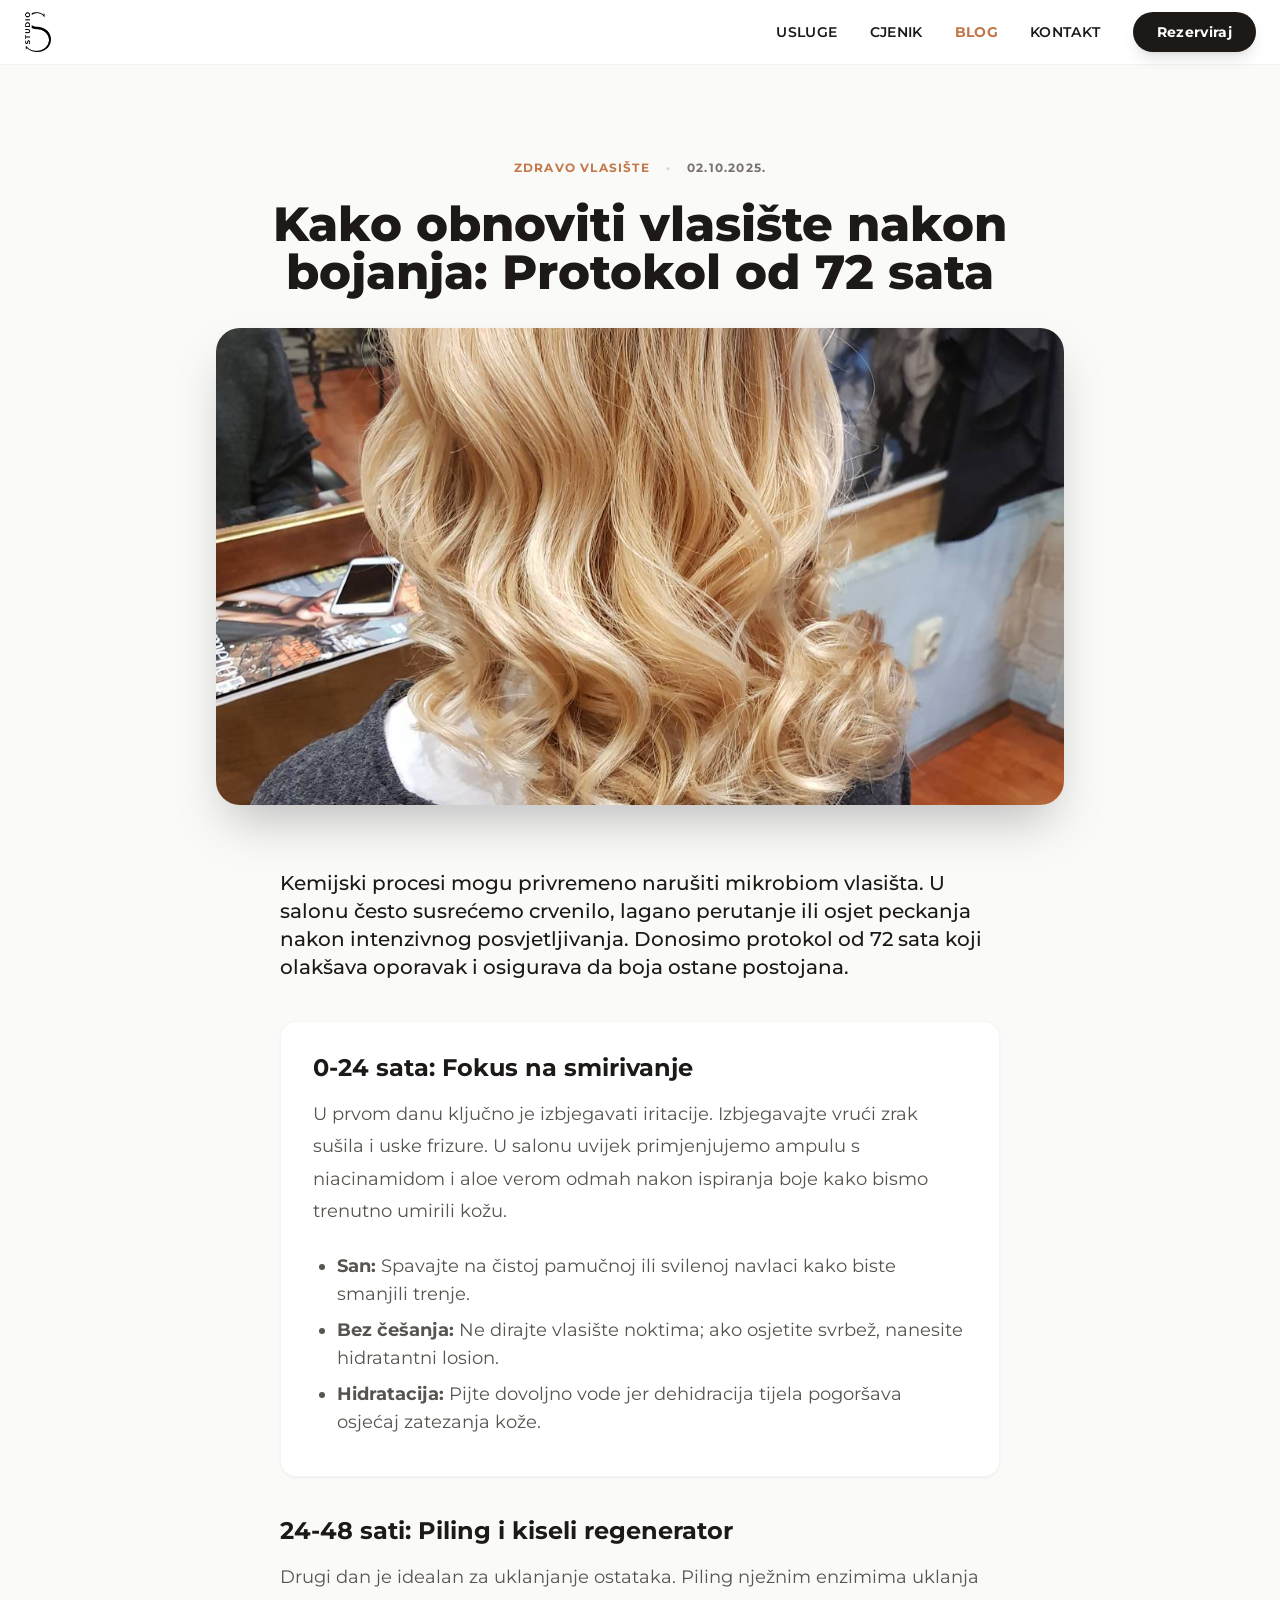
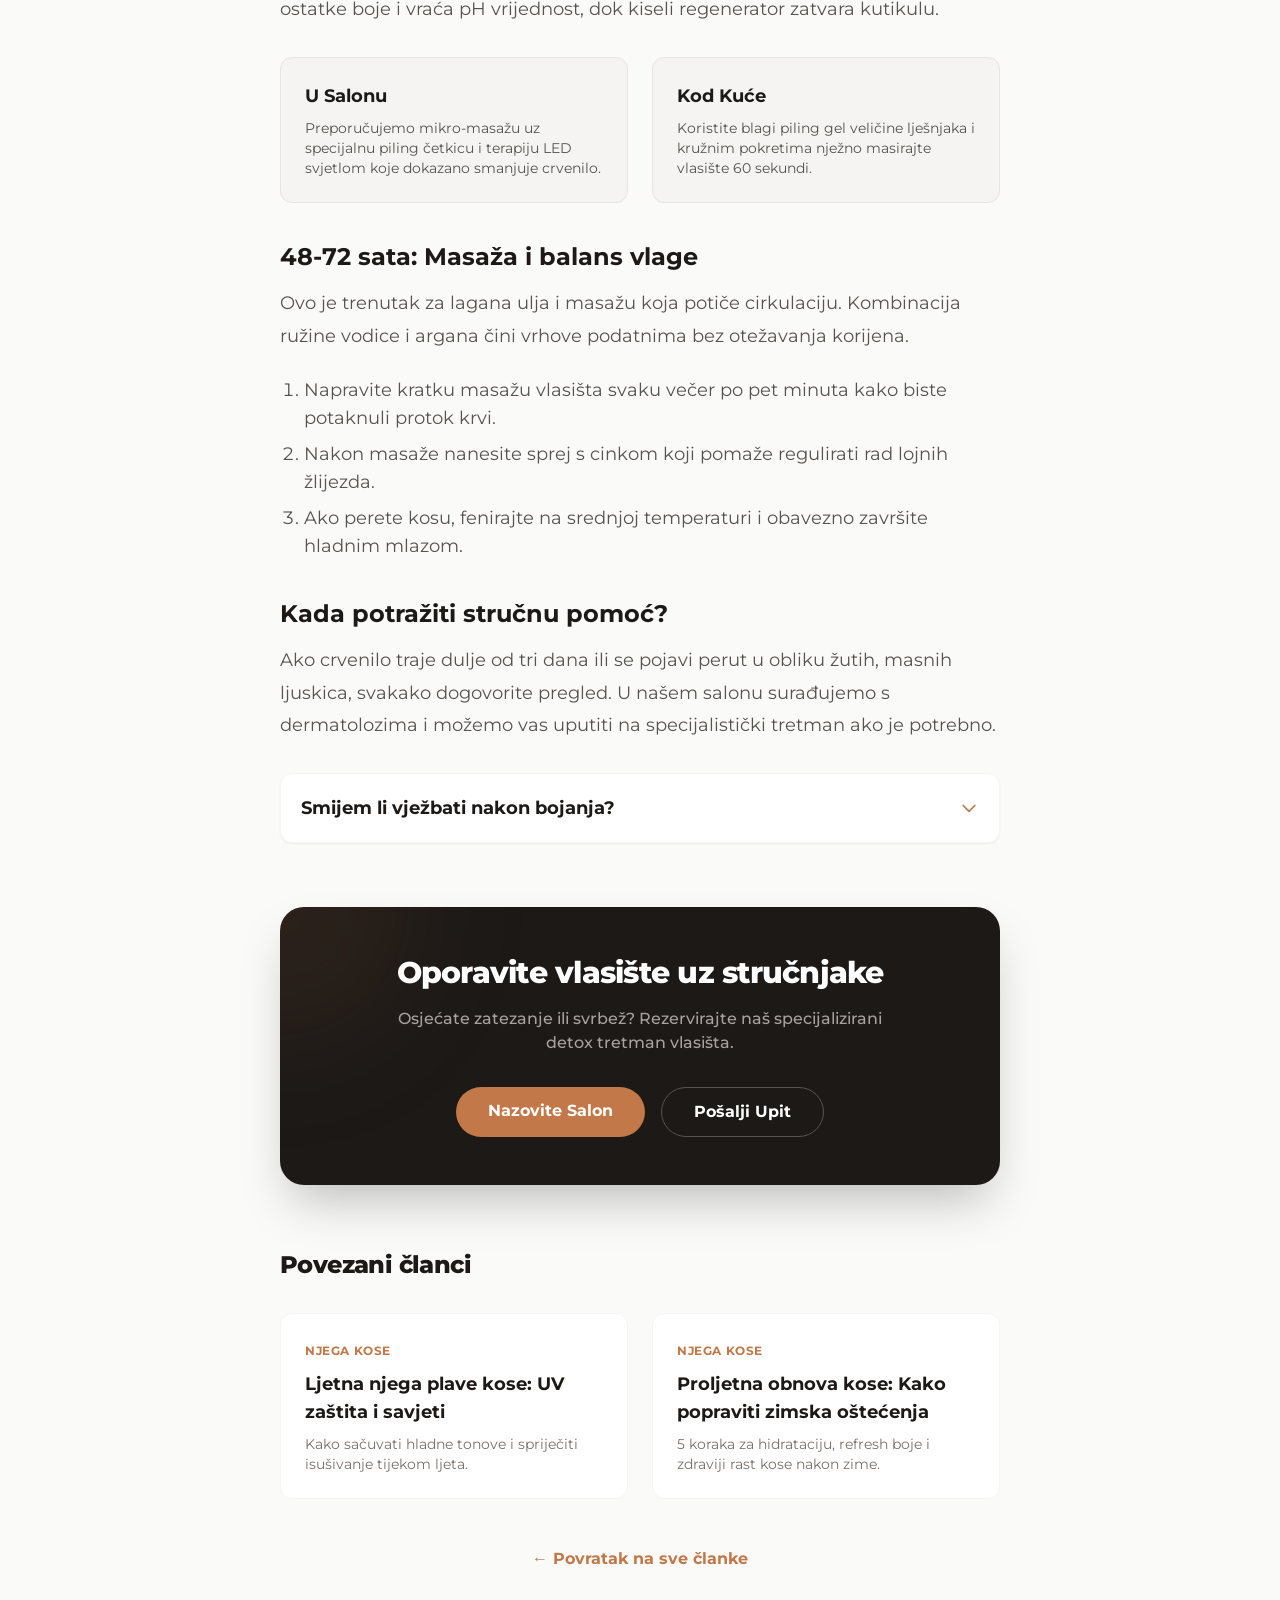
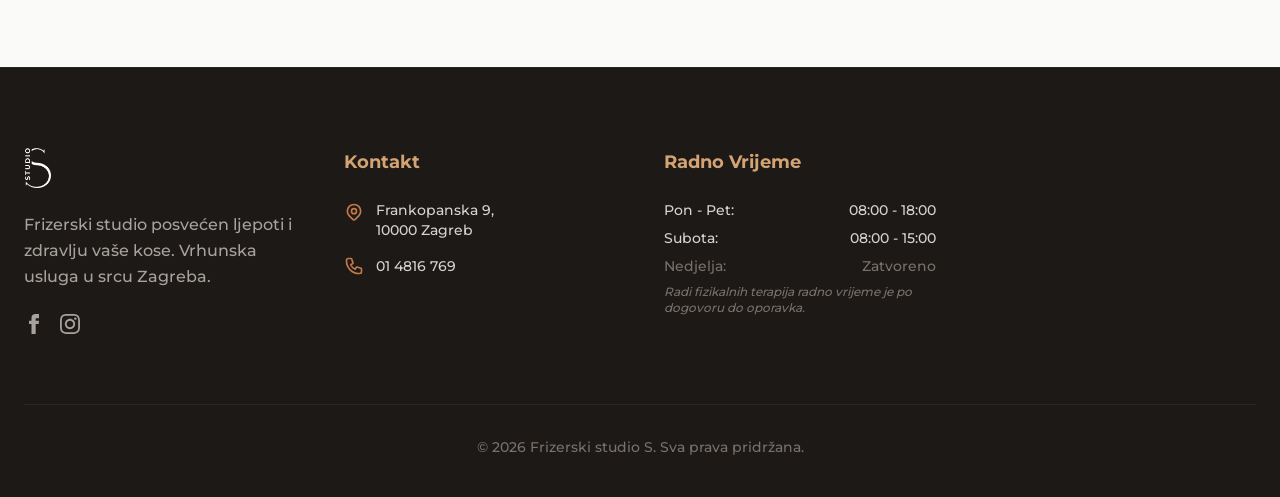
<file: blog/obnova-vlasista-nakon-bojanja.html>
﻿<!DOCTYPE html>
<html lang="hr" class="scroll-smooth">
<head>
    <meta charset="UTF-8">
    <meta name="viewport" content="width=device-width, initial-scale=1.0">
    <title>Obnova vlasišta nakon bojanja kose — Stručni savjeti | Studio S Zagreb</title>
    <meta name="description" content="Kako smiriti osjetljivo vlasište nakon bojanja kose? Piling, ampule, masaža i plan njege — stručni savjeti Frizerskog studija S iz centra Zagreba.">
    <meta name="robots" content="index, follow, max-snippet:-1, max-image-preview:large, max-video-preview:-1">
    <link rel="canonical" href="https://frizerskistudios.com/blog/obnova-vlasista-nakon-bojanja.html">
    <link rel="alternate" hreflang="hr" href="https://frizerskistudios.com/blog/obnova-vlasista-nakon-bojanja.html">
    <meta name="theme-color" content="#C27848">
    
    <meta property="og:type" content="article">
    <meta property="og:title" content="Kako obnoviti vlasište nakon bojanja kose">
    <meta property="og:description" content="Plan njege s pilingom, ampulama i masažom za zdravo vlasište i sjajnu boju.">
    <meta property="og:url" content="https://frizerskistudios.com/blog/obnova-vlasista-nakon-bojanja.html">
    <meta property="og:image" content="https://frizerskistudios.com/images/26910041_1689132931150051_3069930148032715234_o.jpg">
    <meta property="og:locale" content="hr_HR">
    <meta property="og:site_name" content="Frizerski studio S">
    <meta property="article:published_time" content="2025-10-02">
    <meta property="article:modified_time" content="2025-12-05">
    <meta property="article:section" content="Njega vlasišta">
    <meta property="article:tag" content="obnova vlasišta">
    <meta property="article:tag" content="njega nakon bojanja">
    <meta property="article:tag" content="tretmani kose zagreb">
    <meta name="twitter:card" content="summary_large_image">
    <meta name="twitter:title" content="Obnova vlasišta nakon bojanja | Studio S Zagreb">
    <meta name="twitter:description" content="Plan njege s pilingom, ampulama i masažom za zdravo vlasište.">
    <meta name="twitter:image" content="https://frizerskistudios.com/images/26910041_1689132931150051_3069930148032715234_o.jpg">
    
    <link rel="preload" href="../fonts/montserrat-latin-ext.woff2" as="font" type="font/woff2" crossorigin>
    <link rel="preload" href="../fonts/montserrat-latin.woff2" as="font" type="font/woff2" crossorigin>
    <link rel="stylesheet" href="../style.css">
    <link rel="icon" type="image/png" href="../images/naljepnica.png">
    
    <script type="application/ld+json">
    {
        "@context": "https://schema.org",
        "@type": "BlogPosting",
        "headline": "Obnova vlasišta nakon bojanja kose — Stručni savjeti",
        "description": "Kako smiriti osjetljivo vlasište nakon bojanja: piling, ampule, masaža i plan njege.",
        "image": "https://frizerskistudios.com/images/26910041_1689132931150051_3069930148032715234_o.jpg",
        "author": {
            "@type": "Organization",
            "name": "Frizerski studio S",
            "url": "https://frizerskistudios.com/"
        },
        "publisher": {
            "@type": "Organization",
            "name": "Frizerski studio S",
            "logo": {
                "@type": "ImageObject",
                "url": "https://frizerskistudios.com/images/naljepnica.png"
            }
        },
        "datePublished": "2025-10-02",
        "dateModified": "2025-12-05",
        "mainEntityOfPage": {
            "@type": "WebPage",
            "@id": "https://frizerskistudios.com/blog/obnova-vlasista-nakon-bojanja.html"
        }
    }
    </script>

    <script type="application/ld+json">
    {
        "@context": "https://schema.org",
        "@type": "BreadcrumbList",
        "itemListElement": [
            {
                "@type": "ListItem",
                "position": 1,
                "name": "Početna",
                "item": "https://frizerskistudios.com/"
            },
            {
                "@type": "ListItem",
                "position": 2,
                "name": "Blog",
                "item": "https://frizerskistudios.com/blog/"
            },
            {
                "@type": "ListItem",
                "position": 3,
                "name": "Kako obnoviti vlasište nakon bojanja",
                "item": "https://frizerskistudios.com/blog/obnova-vlasista-nakon-bojanja.html"
            }
        ]
    }
    </script>

    <style>
        .glass-nav {
            background: rgba(255, 255, 255, 0.95);
            backdrop-filter: blur(12px);
            -webkit-backdrop-filter: blur(12px);
        }
        /* Custom styling for article content */
        article h2 {
            font-size: 1.5rem;
            font-weight: 700;
            color: #1C1917;
            margin-top: 2.5rem;
            margin-bottom: 1rem;
        }
        article p {
            margin-bottom: 1.5rem;
            line-height: 1.8;
            color: #57534e;
        }
        article ul, article ol {
            padding-left: 1.5rem;
            margin-bottom: 1.5rem;
            color: #57534e;
        }
        article ul { list-style-type: disc; }
        article ol { list-style-type: decimal; }
        article li {
            margin-bottom: 0.5rem;
        }
    </style>
</head>
<body class="bg-brand-bg text-brand-dark font-sans antialiased selection:bg-brand-copper selection:text-white flex flex-col min-h-screen">

    <nav class="fixed w-full z-50 top-0 transition-all duration-300 glass-nav border-b border-stone-200/50">
        <div class="container mx-auto px-6 py-3">
            <div class="flex items-center justify-between">
                <a href="../index.html" class="flex items-center gap-3 group">
                    <img src="../images/naljepnica.png" alt="Studio S Logo" class="h-10 w-auto transition-transform duration-300 group-hover:scale-105">
                </a>

                <div class="hidden md:flex items-center space-x-8 text-sm font-semibold tracking-wide">
                    <a href="../index.html#usluge" class="hover:text-brand-copper transition-colors">USLUGE</a>
                    <a href="../index.html#cjenik" class="hover:text-brand-copper transition-colors">CJENIK</a>
                    <a href="index.html" class="text-brand-copper font-bold">BLOG</a>
                    <a href="../index.html#kontakt" class="hover:text-brand-copper transition-colors">KONTAKT</a>
                    <a href="tel:+38514816769" class="bg-brand-dark text-white px-6 py-2.5 rounded-full hover:bg-brand-copper transition-all transform hover:scale-105 shadow-lg font-bold">
                        Rezerviraj
                    </a>
                </div>

                <button id="mobile-menu-btn" class="md:hidden text-brand-dark focus:outline-none p-2" aria-label="Otvori izbornik">
                    <svg class="w-8 h-8" fill="none" stroke="currentColor" viewBox="0 0 24 24"><path stroke-linecap="round" stroke-linejoin="round" stroke-width="1.5" d="M4 6h16M4 12h16m-7 6h7"></path></svg>
                </button>
            </div>

            <div id="mobile-menu" class="hidden md:hidden absolute top-full left-0 w-full bg-white border-t border-stone-100 shadow-xl py-6 px-6 flex-col space-y-4 font-medium">
                <a href="../index.html#usluge" class="block text-lg border-b border-stone-100 pb-2">Usluge</a>
                <a href="../index.html#cjenik" class="block text-lg border-b border-stone-100 pb-2">Cjenik</a>
                <a href="index.html" class="block text-lg border-b border-stone-100 pb-2 text-brand-copper">Blog</a>
                <a href="../index.html#kontakt" class="block text-lg border-b border-stone-100 pb-2">Kontakt</a>
                <a href="tel:+38514816769" class="block text-center bg-brand-copper text-white py-3 rounded-lg mt-4 font-bold shadow-md">Nazovite nas</a>
            </div>
        </div>
    </nav>

    <header class="pt-32 pb-10 md:pt-40 md:pb-16 container mx-auto px-6 max-w-4xl text-center">
        <div class="flex items-center justify-center gap-4 text-xs font-bold uppercase tracking-widest mb-6">
            <span class="text-brand-copper">Zdravo Vlasište</span>
            <span class="text-stone-300">•</span>
            <span class="text-stone-500">02.10.2025.</span>
        </div>
        <h1 class="text-3xl md:text-5xl font-extrabold text-brand-dark mb-8 leading-tight">Kako obnoviti vlasište nakon bojanja: Protokol od 72 sata</h1>
        <div class="rounded-3xl overflow-hidden shadow-2xl aspect-video relative">
            <img src="../images/26910041_1689132931150051_3069930148032715234_o.jpg" alt="Obnova kose nakon bojanja" class="w-full h-full object-cover" loading="lazy">
        </div>
    </header>

    <main class="container mx-auto px-6 pb-24 max-w-3xl">
        <article class="text-lg">
            <p class="lead font-medium text-xl text-brand-dark mb-10">
                Kemijski procesi mogu privremeno narušiti mikrobiom vlasišta. U salonu često susrećemo crvenilo, lagano perutanje ili osjet peckanja nakon intenzivnog posvjetljivanja. Donosimo protokol od 72 sata koji olakšava oporavak i osigurava da boja ostane postojana.
            </p>

            <div class="bg-white p-8 rounded-2xl shadow-sm border border-stone-100 mb-10">
                <h2 class="!mt-0">0-24 sata: Fokus na smirivanje</h2>
                <p>U prvom danu ključno je izbjegavati iritacije. Izbjegavajte vrući zrak sušila i uske frizure. U salonu uvijek primjenjujemo ampulu s niacinamidom i aloe verom odmah nakon ispiranja boje kako bismo trenutno umirili kožu.</p>
                <ul class="!mb-0">
                    <li><strong>San:</strong> Spavajte na čistoj pamučnoj ili svilenoj navlaci kako biste smanjili trenje.</li>
                    <li><strong>Bez češanja:</strong> Ne dirajte vlasište noktima; ako osjetite svrbež, nanesite hidratantni losion.</li>
                    <li><strong>Hidratacija:</strong> Pijte dovoljno vode jer dehidracija tijela pogoršava osjećaj zatezanja kože.</li>
                </ul>
            </div>

            <h2>24-48 sati: Piling i kiseli regenerator</h2>
            <p>Drugi dan je idealan za uklanjanje ostataka. Piling nježnim enzimima uklanja ostatke boje i vraća pH vrijednost, dok kiseli regenerator zatvara kutikulu.</p>
            
            <div class="grid md:grid-cols-2 gap-6 my-8">
                <div class="bg-brand-soft/30 rounded-xl p-6 border border-brand-soft">
                    <h3 class="font-bold text-lg mb-2 text-brand-dark">U Salonu</h3>
                    <p class="!mb-0 text-sm">Preporučujemo mikro-masažu uz specijalnu piling četkicu i terapiju LED svjetlom koje dokazano smanjuje crvenilo.</p>
                </div>
                <div class="bg-brand-soft/30 rounded-xl p-6 border border-brand-soft">
                    <h3 class="font-bold text-lg mb-2 text-brand-dark">Kod Kuće</h3>
                    <p class="!mb-0 text-sm">Koristite blagi piling gel veličine lješnjaka i kružnim pokretima nježno masirajte vlasište 60 sekundi.</p>
                </div>
            </div>

            <h2>48-72 sata: Masaža i balans vlage</h2>
            <p>Ovo je trenutak za lagana ulja i masažu koja potiče cirkulaciju. Kombinacija ružine vodice i argana čini vrhove podatnima bez otežavanja korijena.</p>
            <ol>
                <li>Napravite kratku masažu vlasišta svaku večer po pet minuta kako biste potaknuli protok krvi.</li>
                <li>Nakon masaže nanesite sprej s cinkom koji pomaže regulirati rad lojnih žlijezda.</li>
                <li>Ako perete kosu, fenirajte na srednjoj temperaturi i obavezno završite hladnim mlazom.</li>
            </ol>

            <h2>Kada potražiti stručnu pomoć?</h2>
            <p>Ako crvenilo traje dulje od tri dana ili se pojavi perut u obliku žutih, masnih ljuskica, svakako dogovorite pregled. U našem salonu surađujemo s dermatolozima i možemo vas uputiti na specijalistički tretman ako je potrebno.</p>

            <div class="mt-8 space-y-4 mb-10">
                <details class="bg-white rounded-xl p-5 shadow-sm border border-stone-100 group">
                    <summary class="font-bold text-brand-dark cursor-pointer list-none flex justify-between items-center">
                        Smijem li vježbati nakon bojanja?
                        <span class="transition group-open:rotate-180">
                            <svg class="w-5 h-5 text-brand-copper" fill="none" stroke="currentColor" viewBox="0 0 24 24"><path stroke-linecap="round" stroke-linejoin="round" stroke-width="2" d="M19 9l-7 7-7-7"></path></svg>
                        </span>
                    </summary>
                    <p class="mt-4 !mb-0 text-sm">Lagane šetnje su u redu, ali intenzivno znojenje i teretanu ostavite za treći dan. Sol iz znoja i povišena tjelesna temperatura mogu dodatno iritirati osjetljivo vlasište.</p>
                </details>
            </div>
        </article>

        <div class="mt-16 bg-brand-dark rounded-3xl p-10 md:p-12 text-center text-white relative overflow-hidden shadow-2xl">
            <div class="absolute top-0 left-0 w-64 h-64 bg-brand-copper/10 rounded-full blur-3xl -translate-x-1/2 -translate-y-1/2"></div>
            <div class="relative z-10">
                <h2 class="text-2xl md:text-3xl font-extrabold mb-4 tracking-tight">Oporavite vlasište uz stručnjake</h2>
                <p class="text-stone-400 max-w-lg mx-auto mb-8 font-medium">Osjećate zatezanje ili svrbež? Rezervirajte naš specijalizirani detox tretman vlasišta.</p>
                <div class="flex flex-col sm:flex-row gap-4 justify-center">
                    <a href="tel:+38514816769" class="bg-brand-copper text-white px-8 py-3 rounded-full font-bold hover:bg-white hover:text-brand-dark transition-all">Nazovite Salon</a>
                    <a href="../index.html#kontakt" class="bg-transparent border border-stone-600 text-white px-8 py-3 rounded-full font-bold hover:bg-white hover:text-brand-dark transition-all">Pošalji Upit</a>
                </div>
            </div>
        </div>
        
        <div class="mt-16 mb-12">
            <h2 class="text-2xl font-extrabold text-brand-dark mb-8 tracking-tight">Povezani članci</h2>
            <div class="grid grid-cols-1 md:grid-cols-2 gap-6">
                <a href="ljetna-rutina-plava-kosa.html" class="group block bg-white p-6 rounded-xl border border-stone-100 hover:shadow-md transition">
                    <span class="text-xs font-bold text-brand-copper uppercase tracking-wider">Njega kose</span>
                    <h3 class="text-lg font-bold mt-2 group-hover:text-brand-copper transition">Ljetna njega plave kose: UV zaštita i savjeti</h3>
                    <p class="text-stone-500 text-sm mt-2">Kako sačuvati hladne tonove i spriječiti isušivanje tijekom ljeta.</p>
                </a>
                <a href="proljetna-obnova-kose-zagreb.html" class="group block bg-white p-6 rounded-xl border border-stone-100 hover:shadow-md transition">
                    <span class="text-xs font-bold text-brand-copper uppercase tracking-wider">Njega kose</span>
                    <h3 class="text-lg font-bold mt-2 group-hover:text-brand-copper transition">Proljetna obnova kose: Kako popraviti zimska oštećenja</h3>
                    <p class="text-stone-500 text-sm mt-2">5 koraka za hidrataciju, refresh boje i zdraviji rast kose nakon zime.</p>
                </a>
            </div>
        </div>

        <div class="mt-12 text-center">
             <a href="index.html" class="text-brand-copper font-bold hover:underline">← Povratak na sve članke</a>
        </div>
    </main>

    <footer id="kontakt" class="bg-brand-dark text-white pt-20 pb-10 border-t border-stone-800">
        <div class="container mx-auto px-6">
            <div class="grid grid-cols-1 md:grid-cols-2 lg:grid-cols-4 gap-12 mb-16">
                <div>
                    <img src="../images/naljepnica.png" alt="Studio S Logo Footer" class="h-10 w-auto mb-6 brightness-0 invert">
                    <p class="text-stone-400 leading-relaxed mb-6 font-medium">Frizerski studio posvećen ljepoti i zdravlju vaše kose. Vrhunska usluga u srcu Zagreba.</p>
                    <div class="flex space-x-4">
                        <a href="https://www.facebook.com/profile.php?id=100064145379942&locale=hr_HR" target="_blank" rel="noopener noreferrer" class="text-stone-400 hover:text-white transition" aria-label="Facebook"><svg class="w-5 h-5" fill="currentColor" viewBox="0 0 24 24"><path d="M9 8H6v4h3v12h5V12h3.642L18 8h-4V6.333C14 5.378 14.192 5 15.115 5H18V0h-3.808C10.596 0 9 1.583 9 4.615V8z"/></svg></a>
                        <a href="https://www.instagram.com/frizerski_studio_s_zg/" target="_blank" rel="noopener noreferrer" class="text-stone-400 hover:text-white transition" aria-label="Instagram"><svg class="w-5 h-5" fill="currentColor" viewBox="0 0 24 24"><path d="M12 2.163c3.204 0 3.584.012 4.85.07 3.252.148 4.771 1.691 4.919 4.919.058 1.265.069 1.645.069 4.849 0 3.205-.012 3.584-.069 4.849-.149 3.225-1.664 4.771-4.919 4.919-1.266.058-1.644.07-4.85.07-3.204 0-3.584-.012-4.849-.07-3.26-.149-4.771-1.699-4.919-4.92-.058-1.265-.07-1.644-.07-4.849 0-3.204.013-3.583.07-4.849.149-3.227 1.664-4.771 4.919-4.919 1.266-.057 1.645-.069 4.849-.069zm0-2.163c-3.259 0-3.667.014-4.947.072-4.358.2-6.78 2.618-6.98 6.98-.059 1.281-.073 1.689-.073 4.948 0 3.259.014 3.668.072 4.948.2 4.358 2.618 6.78 6.98 6.98 1.281.058 1.689.072 4.948.072 3.259 0 3.668-.014 4.948-.072 4.354-.2 6.782-2.618 6.979-6.98.059-1.28.073-1.689.073-4.948 0-3.259-.014-3.667-.072-4.947-.196-4.354-2.617-6.78-6.979-6.98-1.281-.059-1.69-.073-4.949-.073zm0 5.838c-3.403 0-6.162 2.759-6.162 6.162s2.759 6.163 6.162 6.163 6.162-2.759 6.162-6.163c0-3.403-2.759-6.162-6.162-6.162zm0 10.162c-2.209 0-4-1.79-4-4 0-2.209 1.791-4 4-4s4 1.791 4 4c0 2.21-1.791 4-4 4zm6.406-11.845c-.796 0-1.441.645-1.441 1.44s.645 1.44 1.441 1.44c.795 0 1.439-.645 1.439-1.44s-.644-1.44-1.439-1.44z"/></svg></a>
                    </div>
                </div>

                <div>
                    <h4 class="text-lg font-bold mb-6 text-brand-gold">Kontakt</h4>
                    <ul class="space-y-4 text-stone-300 text-sm font-medium">
                        <li class="flex items-start gap-3">
                            <svg class="w-5 h-5 mt-0.5 text-brand-copper" fill="none" stroke="currentColor" viewBox="0 0 24 24"><path stroke-linecap="round" stroke-linejoin="round" stroke-width="2" d="M17.657 16.657L13.414 20.9a1.998 1.998 0 01-2.827 0l-4.244-4.243a8 8 0 1111.314 0z"></path><path stroke-linecap="round" stroke-linejoin="round" stroke-width="2" d="M15 11a3 3 0 11-6 0 3 3 0 016 0z"></path></svg>
                            Frankopanska 9, <br>10000 Zagreb
                        </li>
                        <li class="flex items-center gap-3">
                            <svg class="w-5 h-5 text-brand-copper" fill="none" stroke="currentColor" viewBox="0 0 24 24"><path stroke-linecap="round" stroke-linejoin="round" stroke-width="2" d="M3 5a2 2 0 012-2h3.28a1 1 0 01.948.684l1.498 4.493a1 1 0 01-.502 1.21l-2.257 1.13a11.042 11.042 0 005.516 5.516l1.13-2.257a1 1 0 011.21-.502l4.493 1.498a1 1 0 01.684.949V19a2 2 0 01-2 2h-1C9.716 21 3 14.284 3 6V5z"></path></svg>
                            <a href="tel:+38514816769" class="hover:text-white transition">01 4816 769</a>
                        </li>
                    </ul>
                </div>

                <div>
                    <h4 class="text-lg font-bold mb-6 text-brand-gold">Radno Vrijeme</h4>
                    <ul class="space-y-2 text-stone-300 text-sm font-medium">
                        <li class="flex justify-between"><span>Pon - Pet:</span> <span>08:00 - 18:00</span></li>
                        <li class="flex justify-between"><span>Subota:</span> <span>08:00 - 15:00</span></li>
                        <li class="flex justify-between text-stone-500"><span>Nedjelja:</span> <span>Zatvoreno</span></li>
                        <li class="text-xs text-stone-500 mt-2 italic">Radi fizikalnih terapija radno vrijeme je po dogovoru do oporavka.</li>
                    </ul>
                </div>
                
                <div class="h-48 rounded-lg overflow-hidden grayscale hover:grayscale-0 transition-all duration-500">
                    <iframe src="https://www.google.com/maps/embed?pb=!1m18!1m12!1m3!1d2781.564748192134!2d15.969968876856525!3d45.8093149710815!2m3!1f0!2f0!3f0!3m2!i1024!i768!4f13.1!3m3!1m2!1s0x4765d6e2a2231509%3A0x695c7379203a382e!2sFrankopanska%20ul.%209%2C%2010000%2C%20Zagreb!5e0!3m2!1shr!2shr!4v1714486518178!5m2!1shr!2shr" width="100%" height="100%" style="border:0;" allowfullscreen="" loading="lazy" title="Frizerski Studio S Lokacija"></iframe>
                </div>
            </div>
            
            <div class="border-t border-stone-800 pt-8 text-center text-stone-500 text-sm font-medium">
                <p>© <span id="currentYear"></span> Frizerski studio S. Sva prava pridržana.</p>
            </div>
        </div>
    </footer>

    <script>
        const blogYear = document.getElementById('currentYear');
        if (blogYear) {
            blogYear.textContent = new Date().getFullYear();
        }

        const blogMobileBtn = document.getElementById('mobile-menu-btn');
        const blogMobileMenu = document.getElementById('mobile-menu');
        
        if (blogMobileBtn && blogMobileMenu) {
            blogMobileBtn.addEventListener('click', () => {
                blogMobileMenu.classList.toggle('hidden');
                blogMobileMenu.classList.toggle('flex');
            });
            
            // Close menu on link click
            blogMobileMenu.querySelectorAll('a').forEach(link => {
                link.addEventListener('click', () => {
                    blogMobileMenu.classList.add('hidden');
                    blogMobileMenu.classList.remove('flex');
                });
            });
        }
    </script>
</body>
</html>
</file>
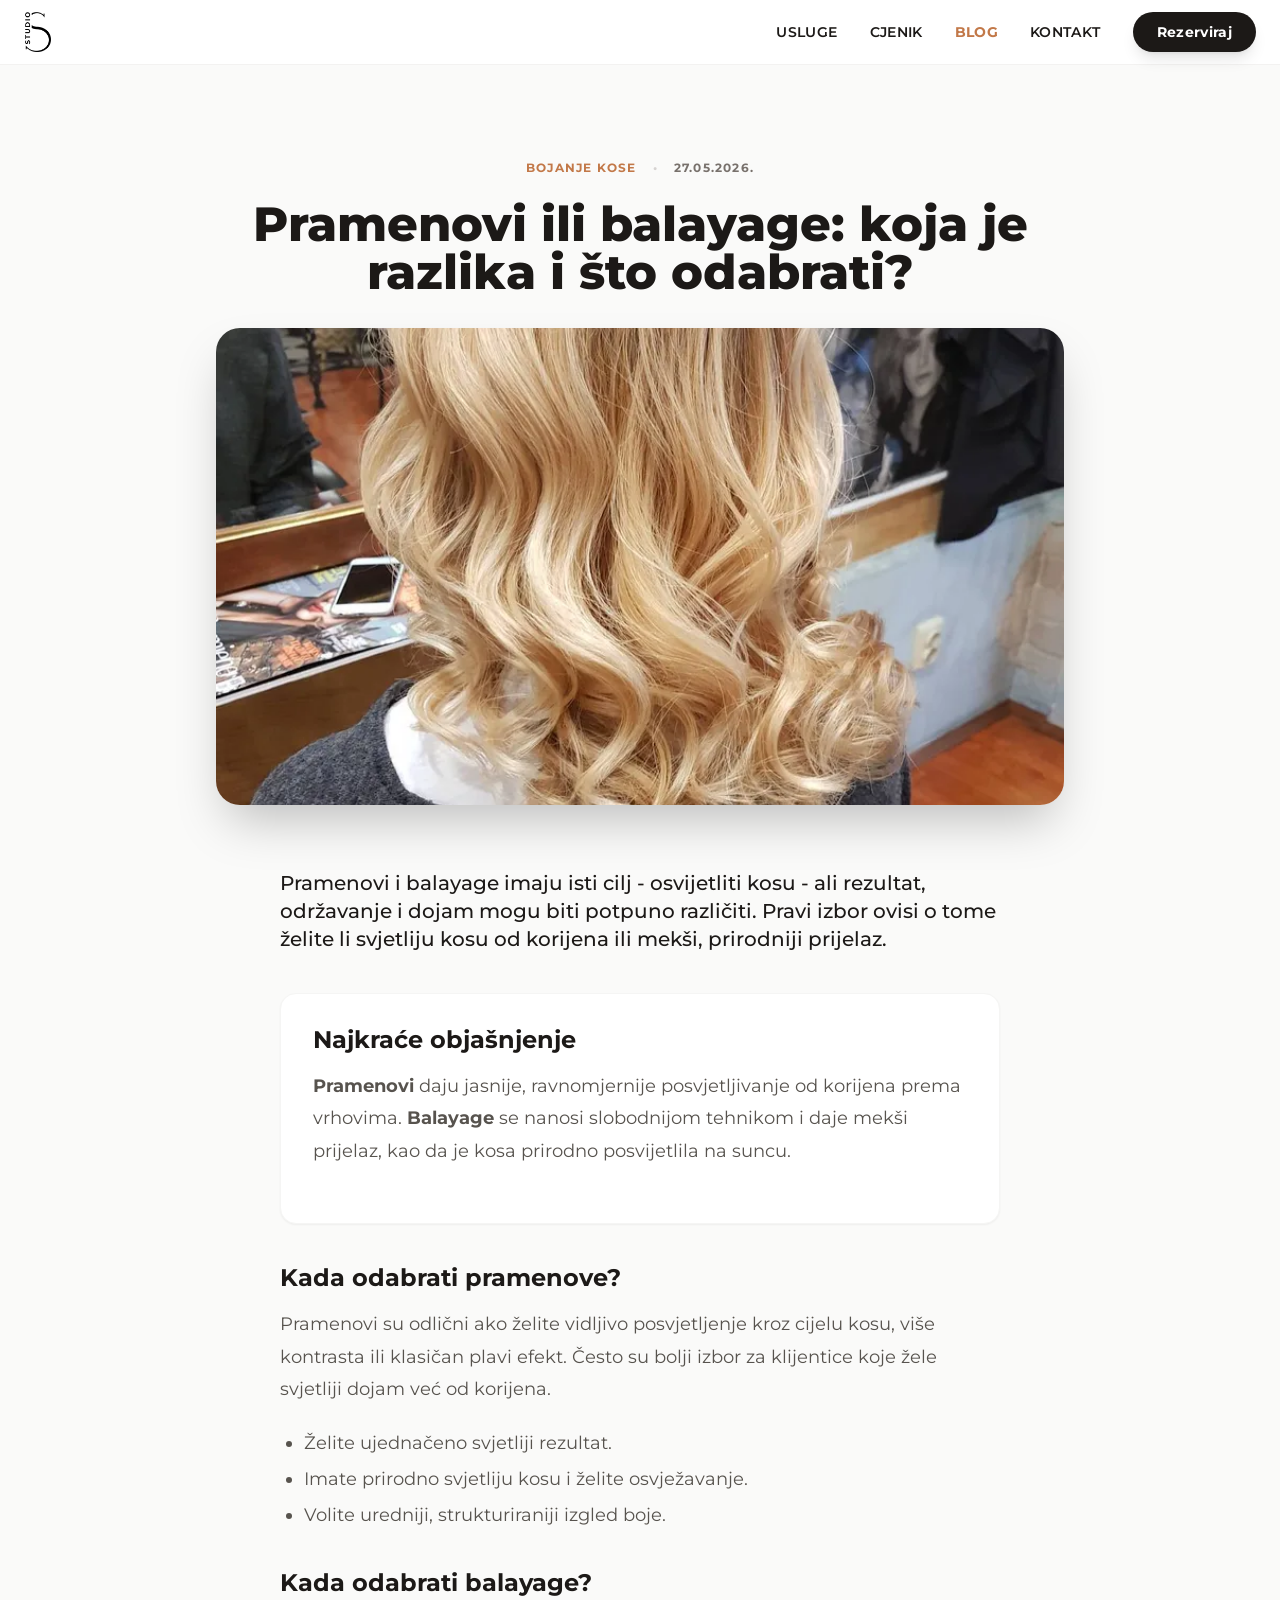
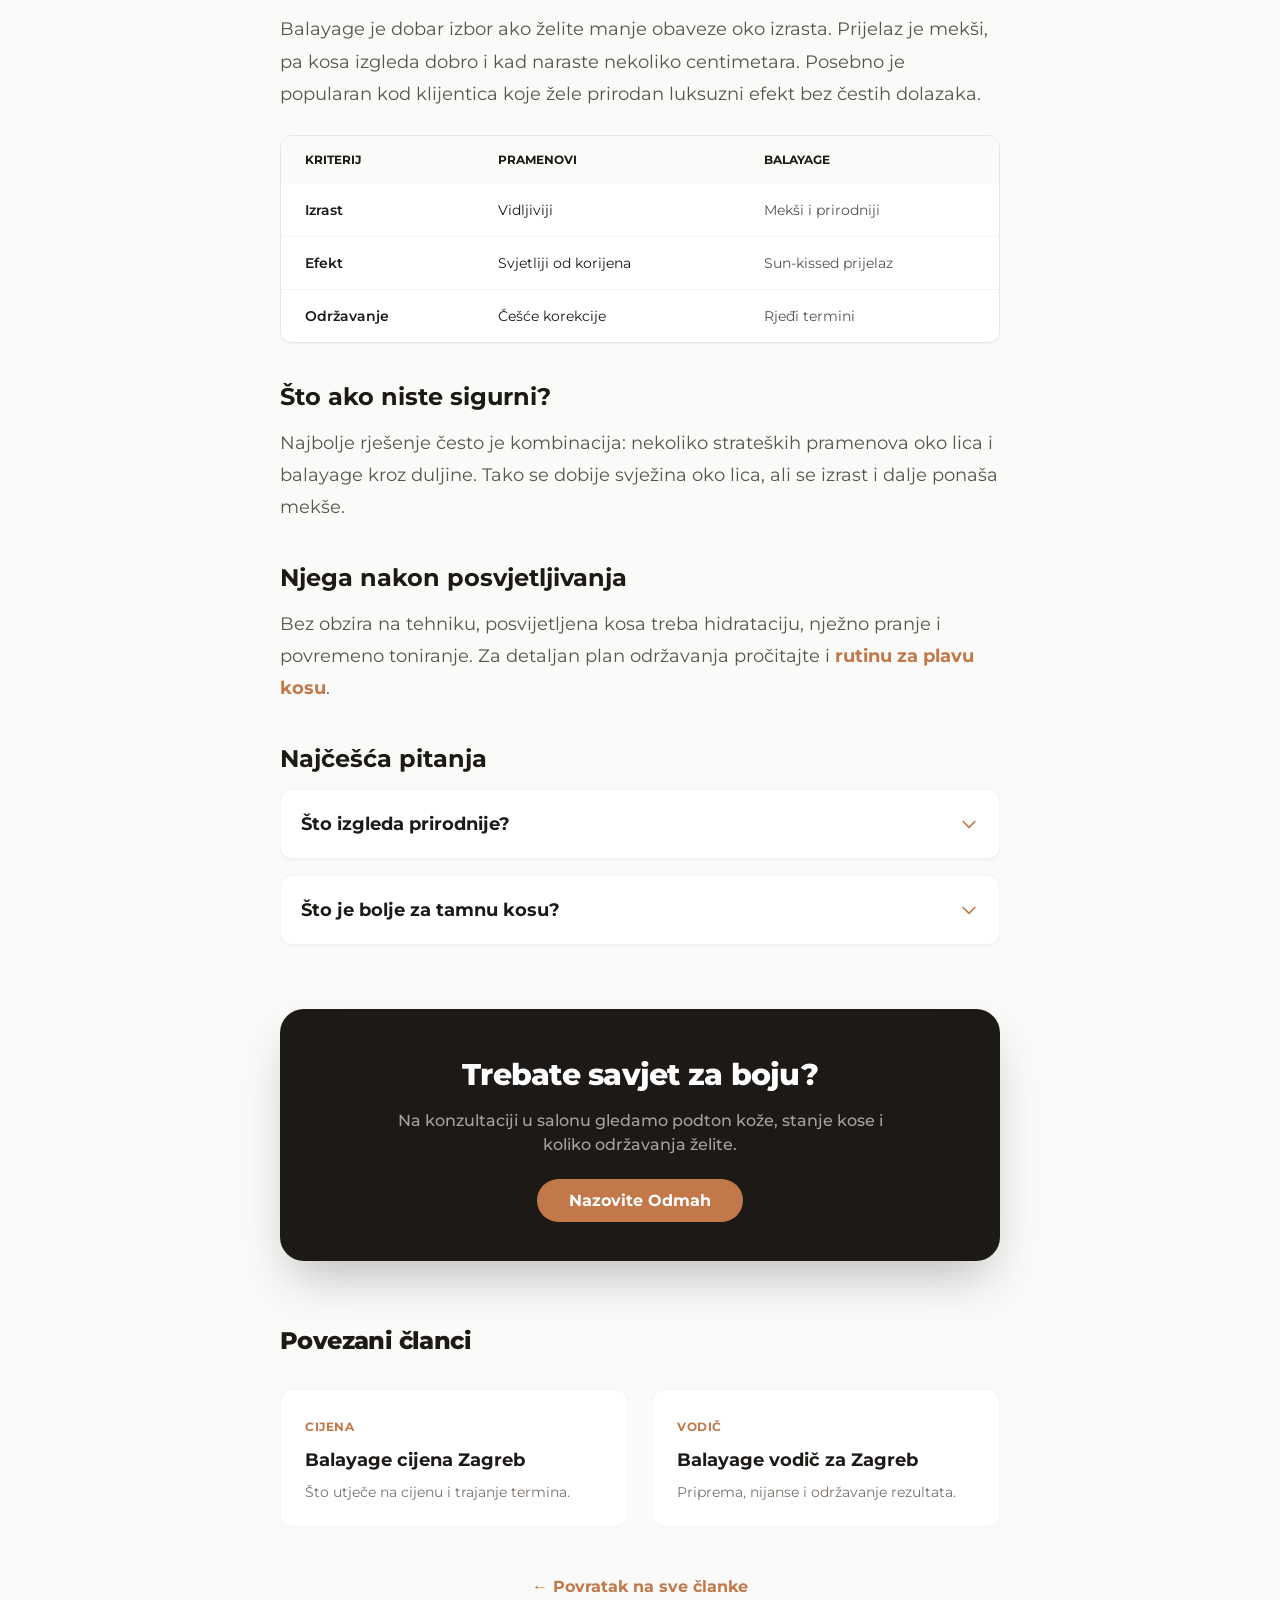
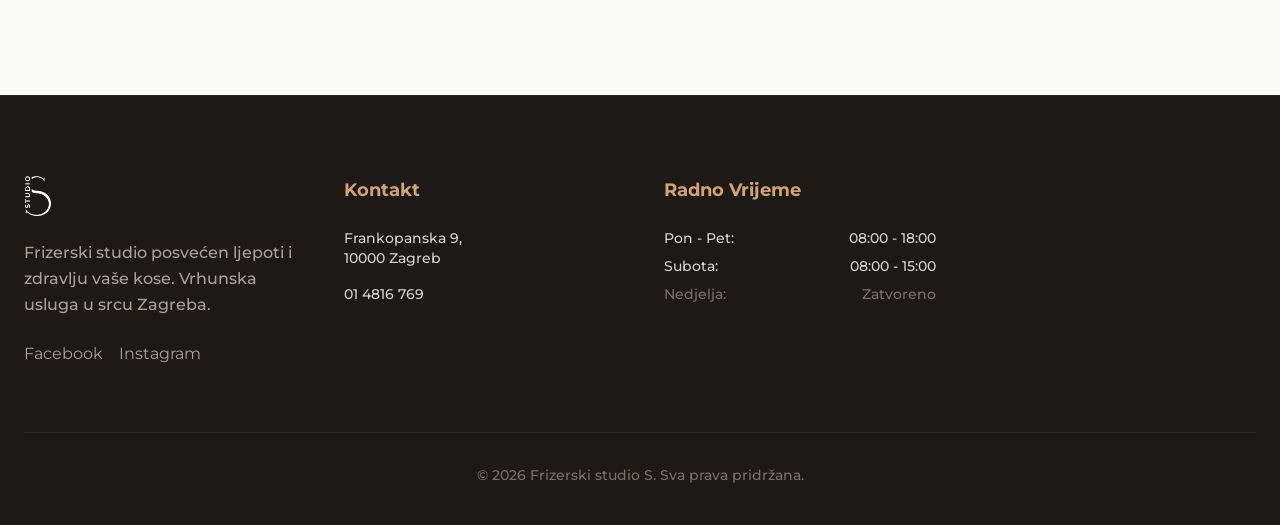
<file: blog/pramenovi-ili-balayage-razlika.html>
<!DOCTYPE html>
<html lang="hr" class="scroll-smooth">
<head>
    <meta charset="UTF-8">
    <meta name="viewport" content="width=device-width, initial-scale=1.0">
    <title>Pramenovi ili balayage: Razlika i što odabrati | Studio S Zagreb</title>
    <meta name="description" content="Pramenovi ili balayage? Usporedite izgled, održavanje, izrast i kome koja tehnika najbolje pristaje. Savjeti Frizerskog studija S u Zagrebu.">
    <meta name="robots" content="index, follow, max-snippet:-1, max-image-preview:large, max-video-preview:-1">
    <link rel="canonical" href="https://frizerskistudios.com/blog/pramenovi-ili-balayage-razlika.html">
    <link rel="alternate" hreflang="hr" href="https://frizerskistudios.com/blog/pramenovi-ili-balayage-razlika.html">
    <meta name="theme-color" content="#C27848">
    <meta property="og:type" content="article">
    <meta property="og:title" content="Pramenovi ili balayage: Koja je razlika?">
    <meta property="og:description" content="Brza i jasna usporedba tehnika bojanja za klijentice koje biraju između pramenova i balayagea.">
    <meta property="og:url" content="https://frizerskistudios.com/blog/pramenovi-ili-balayage-razlika.html">
    <meta property="og:image" content="https://frizerskistudios.com/images/26910041_1689132931150051_3069930148032715234_o.webp">
    <meta property="og:locale" content="hr_HR">
    <meta property="og:site_name" content="Frizerski studio S">
    <meta property="article:published_time" content="2026-05-27">
    <meta property="article:modified_time" content="2026-05-27">
    <meta property="article:section" content="Bojanje kose">
    <meta property="article:tag" content="pramenovi Zagreb">
    <meta property="article:tag" content="balayage Zagreb">
    <meta property="article:tag" content="razlika pramenovi balayage">
    <meta name="twitter:card" content="summary_large_image">
    <meta name="twitter:title" content="Pramenovi ili balayage | Studio S Zagreb">
    <meta name="twitter:description" content="Koju tehniku odabrati za prirodan, svijetao ili kontrastan rezultat.">
    <meta name="twitter:image" content="https://frizerskistudios.com/images/26910041_1689132931150051_3069930148032715234_o.webp">
    <link rel="preload" href="../fonts/montserrat-latin-ext.woff2" as="font" type="font/woff2" crossorigin>
    <link rel="preload" href="../fonts/montserrat-latin.woff2" as="font" type="font/woff2" crossorigin>
    <link rel="stylesheet" href="../style.css">
    <link rel="icon" type="image/png" href="../images/naljepnica.png">
    <script type="application/ld+json">
    {"@context":"https://schema.org","@type":"BlogPosting","headline":"Pramenovi ili balayage: Razlika i što odabrati","description":"Usporedba pramenova i balayagea: izgled, održavanje, izrast i preporuka prema tipu kose.","image":"https://frizerskistudios.com/images/26910041_1689132931150051_3069930148032715234_o.webp","author":{"@type":"Organization","name":"Frizerski studio S","url":"https://frizerskistudios.com/"},"publisher":{"@type":"Organization","name":"Frizerski studio S","logo":{"@type":"ImageObject","url":"https://frizerskistudios.com/images/naljepnica.png"}},"datePublished":"2026-05-27","dateModified":"2026-05-27","mainEntityOfPage":{"@type":"WebPage","@id":"https://frizerskistudios.com/blog/pramenovi-ili-balayage-razlika.html"}}
    </script>
    <script type="application/ld+json">
    {"@context":"https://schema.org","@type":"BreadcrumbList","itemListElement":[{"@type":"ListItem","position":1,"name":"Početna","item":"https://frizerskistudios.com/"},{"@type":"ListItem","position":2,"name":"Blog","item":"https://frizerskistudios.com/blog/"},{"@type":"ListItem","position":3,"name":"Pramenovi ili balayage","item":"https://frizerskistudios.com/blog/pramenovi-ili-balayage-razlika.html"}]}
    </script>
    <style>
        .glass-nav { background: rgba(255, 255, 255, 0.95); backdrop-filter: blur(12px); -webkit-backdrop-filter: blur(12px); }
        article h2 { font-size: 1.5rem; font-weight: 700; color: #1C1917; margin-top: 2.5rem; margin-bottom: 1rem; }
        article p { margin-bottom: 1.5rem; line-height: 1.8; color: #57534e; }
        article ul { list-style-type: disc; padding-left: 1.5rem; margin-bottom: 1.5rem; color: #57534e; }
        article li { margin-bottom: 0.5rem; }
    </style>
</head>
<body class="bg-brand-bg text-brand-dark font-sans antialiased selection:bg-brand-copper selection:text-white flex flex-col min-h-screen">
    <nav class="fixed w-full z-50 top-0 transition-all duration-300 glass-nav border-b border-stone-200/50">
        <div class="container mx-auto px-6 py-3"><div class="flex items-center justify-between"><a href="../index.html" class="flex items-center gap-3 group"><img src="../images/naljepnica.png" alt="Studio S Logo" class="h-10 w-auto transition-transform duration-300 group-hover:scale-105"></a><div class="hidden md:flex items-center space-x-8 text-sm font-semibold tracking-wide"><a href="../index.html#usluge" class="hover:text-brand-copper transition-colors">USLUGE</a><a href="../index.html#cjenik" class="hover:text-brand-copper transition-colors">CJENIK</a><a href="index.html" class="text-brand-copper font-bold">BLOG</a><a href="../index.html#kontakt" class="hover:text-brand-copper transition-colors">KONTAKT</a><a href="tel:+38514816769" class="bg-brand-dark text-white px-6 py-2.5 rounded-full hover:bg-brand-copper transition-all transform hover:scale-105 shadow-lg font-bold">Rezerviraj</a></div><button id="mobile-menu-btn" class="md:hidden text-brand-dark focus:outline-none p-2" aria-label="Otvori izbornik"><svg class="w-8 h-8" fill="none" stroke="currentColor" viewBox="0 0 24 24"><path stroke-linecap="round" stroke-linejoin="round" stroke-width="1.5" d="M4 6h16M4 12h16m-7 6h7"></path></svg></button></div><div id="mobile-menu" class="hidden md:hidden absolute top-full left-0 w-full bg-white border-t border-stone-100 shadow-xl py-6 px-6 flex-col space-y-4 font-medium"><a href="../index.html#usluge" class="block text-lg border-b border-stone-100 pb-2">Usluge</a><a href="../index.html#cjenik" class="block text-lg border-b border-stone-100 pb-2">Cjenik</a><a href="index.html" class="block text-lg border-b border-stone-100 pb-2 text-brand-copper">Blog</a><a href="../index.html#kontakt" class="block text-lg border-b border-stone-100 pb-2">Kontakt</a><a href="tel:+38514816769" class="block text-center bg-brand-copper text-white py-3 rounded-lg mt-4 font-bold shadow-md">Nazovite nas</a></div></div>
    </nav>

    <header class="pt-32 pb-10 md:pt-40 md:pb-16 container mx-auto px-6 max-w-4xl text-center">
        <div class="flex items-center justify-center gap-4 text-xs font-bold uppercase tracking-widest mb-6"><span class="text-brand-copper">Bojanje kose</span><span class="text-stone-300">•</span><span class="text-stone-500">27.05.2026.</span></div>
        <h1 class="text-3xl md:text-5xl font-extrabold text-brand-dark mb-8 leading-tight">Pramenovi ili balayage: koja je razlika i što odabrati?</h1>
        <div class="rounded-3xl overflow-hidden shadow-2xl aspect-video relative"><img src="../images/26910041_1689132931150051_3069930148032715234_o.webp" alt="Pramenovi ili balayage razlika Zagreb" class="w-full h-full object-cover" loading="lazy"></div>
    </header>

    <main class="container mx-auto px-6 pb-24 max-w-3xl">
        <article class="text-lg">
            <p class="lead font-medium text-xl text-brand-dark mb-10">Pramenovi i balayage imaju isti cilj - osvijetliti kosu - ali rezultat, održavanje i dojam mogu biti potpuno različiti. Pravi izbor ovisi o tome želite li svjetliju kosu od korijena ili mekši, prirodniji prijelaz.</p>
            <div class="bg-white p-8 rounded-2xl shadow-sm border border-stone-100 mb-10"><h2 class="!mt-0">Najkraće objašnjenje</h2><p><strong>Pramenovi</strong> daju jasnije, ravnomjernije posvjetljivanje od korijena prema vrhovima. <strong>Balayage</strong> se nanosi slobodnijom tehnikom i daje mekši prijelaz, kao da je kosa prirodno posvijetlila na suncu.</p></div>
            <h2>Kada odabrati pramenove?</h2><p>Pramenovi su odlični ako želite vidljivo posvjetljenje kroz cijelu kosu, više kontrasta ili klasičan plavi efekt. Često su bolji izbor za klijentice koje žele svjetliji dojam već od korijena.</p><ul><li>Želite ujednačeno svjetliji rezultat.</li><li>Imate prirodno svjetliju kosu i želite osvježavanje.</li><li>Volite uredniji, strukturiraniji izgled boje.</li></ul>
            <h2>Kada odabrati balayage?</h2><p>Balayage je dobar izbor ako želite manje obaveze oko izrasta. Prijelaz je mekši, pa kosa izgleda dobro i kad naraste nekoliko centimetara. Posebno je popularan kod klijentica koje žele prirodan luksuzni efekt bez čestih dolazaka.</p>
            <div class="overflow-x-auto rounded-xl border border-stone-200 shadow-sm mb-10"><table class="w-full text-sm text-left bg-white"><thead class="bg-brand-bg text-brand-dark font-bold uppercase text-xs"><tr><th class="px-6 py-4">Kriterij</th><th class="px-6 py-4">Pramenovi</th><th class="px-6 py-4">Balayage</th></tr></thead><tbody class="divide-y divide-stone-100"><tr><td class="px-6 py-4 font-semibold">Izrast</td><td class="px-6 py-4">Vidljiviji</td><td class="px-6 py-4 text-stone-600">Mekši i prirodniji</td></tr><tr><td class="px-6 py-4 font-semibold">Efekt</td><td class="px-6 py-4">Svjetliji od korijena</td><td class="px-6 py-4 text-stone-600">Sun-kissed prijelaz</td></tr><tr><td class="px-6 py-4 font-semibold">Održavanje</td><td class="px-6 py-4">Češće korekcije</td><td class="px-6 py-4 text-stone-600">Rjeđi termini</td></tr></tbody></table></div>
            <h2>Što ako niste sigurni?</h2><p>Najbolje rješenje često je kombinacija: nekoliko strateških pramenova oko lica i balayage kroz duljine. Tako se dobije svježina oko lica, ali se izrast i dalje ponaša mekše.</p>
            <h2>Njega nakon posvjetljivanja</h2><p>Bez obzira na tehniku, posvijetljena kosa treba hidrataciju, nježno pranje i povremeno toniranje. Za detaljan plan održavanja pročitajte i <a href="ljetna-rutina-plava-kosa.html" class="text-brand-copper font-bold hover:underline">rutinu za plavu kosu</a>.</p>
            <h2>Najčešća pitanja</h2><div class="space-y-4 mb-10"><details class="bg-white rounded-xl p-5 shadow-sm border border-stone-100 group"><summary class="font-bold text-brand-dark cursor-pointer list-none flex justify-between items-center">Što izgleda prirodnije?<span class="transition group-open:rotate-180"><svg class="w-5 h-5 text-brand-copper" fill="none" stroke="currentColor" viewBox="0 0 24 24"><path stroke-linecap="round" stroke-linejoin="round" stroke-width="2" d="M19 9l-7 7-7-7"></path></svg></span></summary><p class="mt-4 !mb-0 text-sm">Balayage najčešće izgleda prirodnije jer nema oštru liniju izrasta i prijelaz je mekši.</p></details><details class="bg-white rounded-xl p-5 shadow-sm border border-stone-100 group"><summary class="font-bold text-brand-dark cursor-pointer list-none flex justify-between items-center">Što je bolje za tamnu kosu?<span class="transition group-open:rotate-180"><svg class="w-5 h-5 text-brand-copper" fill="none" stroke="currentColor" viewBox="0 0 24 24"><path stroke-linecap="round" stroke-linejoin="round" stroke-width="2" d="M19 9l-7 7-7-7"></path></svg></span></summary><p class="mt-4 !mb-0 text-sm">Ovisi o željenom kontrastu. Za mekši efekt često biramo balayage, a za jače posvjetljenje ciljane pramenove.</p></details></div>
        </article>
        <div class="mt-16 bg-brand-dark rounded-3xl p-10 md:p-12 text-center text-white relative overflow-hidden shadow-2xl"><div class="relative z-10"><h2 class="text-2xl md:text-3xl font-extrabold mb-4 tracking-tight">Trebate savjet za boju?</h2><p class="text-stone-400 max-w-lg mx-auto mb-8 font-medium">Na konzultaciji u salonu gledamo podton kože, stanje kose i koliko održavanja želite.</p><a href="tel:+38514816769" class="bg-brand-copper text-white px-8 py-3 rounded-full font-bold hover:bg-white hover:text-brand-dark transition-all">Nazovite Odmah</a></div></div>
        <div class="mt-16 mb-12"><h2 class="text-2xl font-extrabold text-brand-dark mb-8 tracking-tight">Povezani članci</h2><div class="grid grid-cols-1 md:grid-cols-2 gap-6"><a href="balayage-cijena-zagreb.html" class="group block bg-white p-6 rounded-xl border border-stone-100 hover:shadow-md transition"><span class="text-xs font-bold text-brand-copper uppercase tracking-wider">Cijena</span><h3 class="text-lg font-bold mt-2 group-hover:text-brand-copper transition">Balayage cijena Zagreb</h3><p class="text-stone-500 text-sm mt-2">Što utječe na cijenu i trajanje termina.</p></a><a href="balayage-vodic-zagreb.html" class="group block bg-white p-6 rounded-xl border border-stone-100 hover:shadow-md transition"><span class="text-xs font-bold text-brand-copper uppercase tracking-wider">Vodič</span><h3 class="text-lg font-bold mt-2 group-hover:text-brand-copper transition">Balayage vodič za Zagreb</h3><p class="text-stone-500 text-sm mt-2">Priprema, nijanse i održavanje rezultata.</p></a></div></div>
        <div class="mt-12 text-center"><a href="index.html" class="text-brand-copper font-bold hover:underline">← Povratak na sve članke</a></div>
    </main>
    <footer id="kontakt" class="bg-brand-dark text-white pt-20 pb-10 border-t border-stone-800"><div class="container mx-auto px-6"><div class="grid grid-cols-1 md:grid-cols-2 lg:grid-cols-4 gap-12 mb-16"><div><img src="../images/naljepnica.png" alt="Studio S Logo Footer" class="h-10 w-auto mb-6 brightness-0 invert"><p class="text-stone-400 leading-relaxed mb-6 font-medium">Frizerski studio posvećen ljepoti i zdravlju vaše kose. Vrhunska usluga u srcu Zagreba.</p><div class="flex space-x-4"><a href="https://www.facebook.com/profile.php?id=100064145379942&locale=hr_HR" target="_blank" rel="noopener noreferrer" class="text-stone-400 hover:text-white transition">Facebook</a><a href="https://www.instagram.com/frizerski_studio_s_zg/" target="_blank" rel="noopener noreferrer" class="text-stone-400 hover:text-white transition">Instagram</a></div></div><div><h4 class="text-lg font-bold mb-6 text-brand-gold">Kontakt</h4><ul class="space-y-4 text-stone-300 text-sm font-medium"><li>Frankopanska 9, <br>10000 Zagreb</li><li><a href="tel:+38514816769" class="hover:text-white transition">01 4816 769</a></li></ul></div><div><h4 class="text-lg font-bold mb-6 text-brand-gold">Radno Vrijeme</h4><ul class="space-y-2 text-stone-300 text-sm font-medium"><li class="flex justify-between"><span>Pon - Pet:</span> <span>08:00 - 18:00</span></li><li class="flex justify-between"><span>Subota:</span> <span>08:00 - 15:00</span></li><li class="flex justify-between text-stone-500"><span>Nedjelja:</span> <span>Zatvoreno</span></li></ul></div><div class="h-48 rounded-lg overflow-hidden grayscale hover:grayscale-0 transition-all duration-500"><iframe src="https://www.google.com/maps/embed?pb=!1m18!1m12!1m3!1d2781.564748192134!2d15.969968876856525!3d45.8093149710815!2m3!1f0!2f0!3f0!3m2!i1024!i768!4f13.1!3m3!1m2!1s0x4765d6e2a2231509%3A0x695c7379203a382e!2sFrankopanska%20ul.%209%2C%2010000%2C%20Zagreb!5e0!3m2!1shr!2shr!4v1714486518178!5m2!1shr!2shr" width="100%" height="100%" style="border:0;" allowfullscreen="" loading="lazy" title="Frizerski Studio S Lokacija"></iframe></div></div><div class="border-t border-stone-800 pt-8 text-center text-stone-500 text-sm font-medium"><p>© <span id="currentYear"></span> Frizerski studio S. Sva prava pridržana.</p></div></div></footer>
    <script>const blogYear=document.getElementById('currentYear');if(blogYear){blogYear.textContent=new Date().getFullYear();}const blogMobileBtn=document.getElementById('mobile-menu-btn');const blogMobileMenu=document.getElementById('mobile-menu');if(blogMobileBtn&&blogMobileMenu){blogMobileBtn.addEventListener('click',()=>{blogMobileMenu.classList.toggle('hidden');blogMobileMenu.classList.toggle('flex');});blogMobileMenu.querySelectorAll('a').forEach(link=>{link.addEventListener('click',()=>{blogMobileMenu.classList.add('hidden');blogMobileMenu.classList.remove('flex');});});}</script>
</body>
</html>
</file>
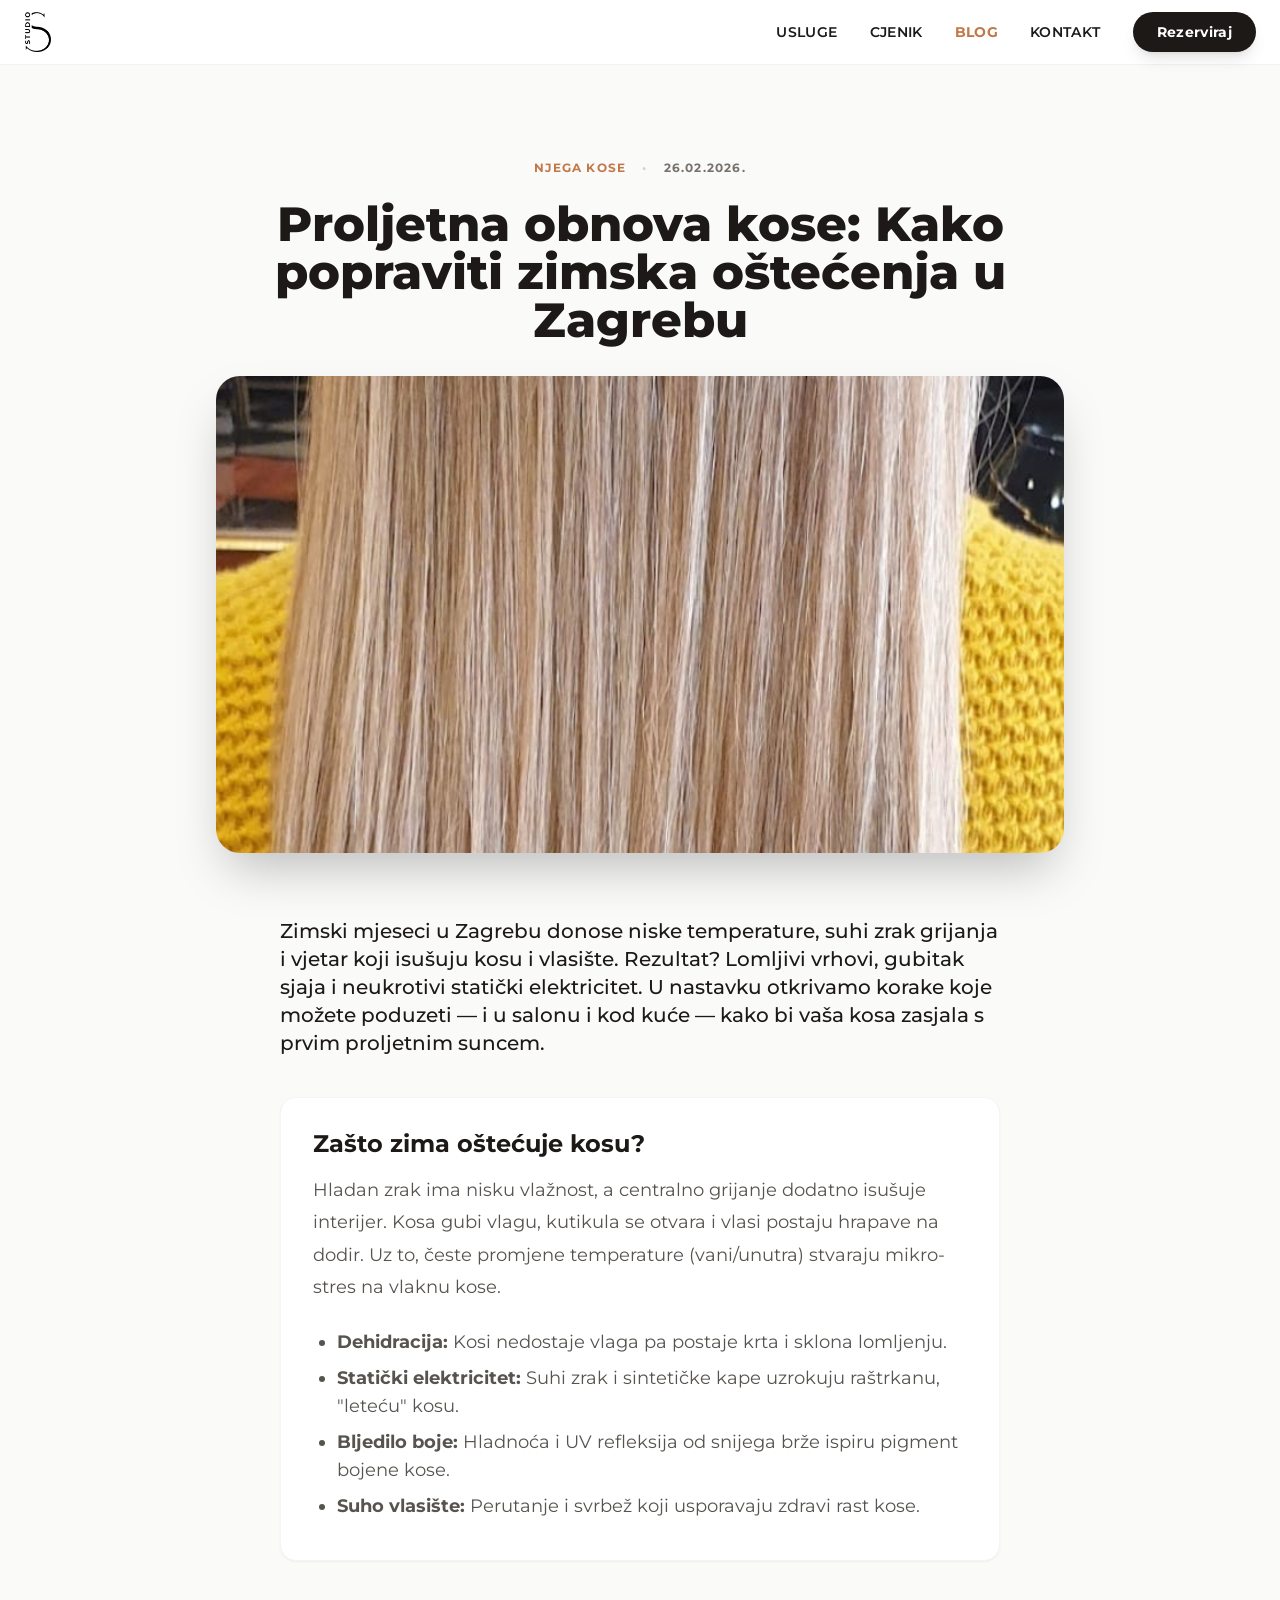
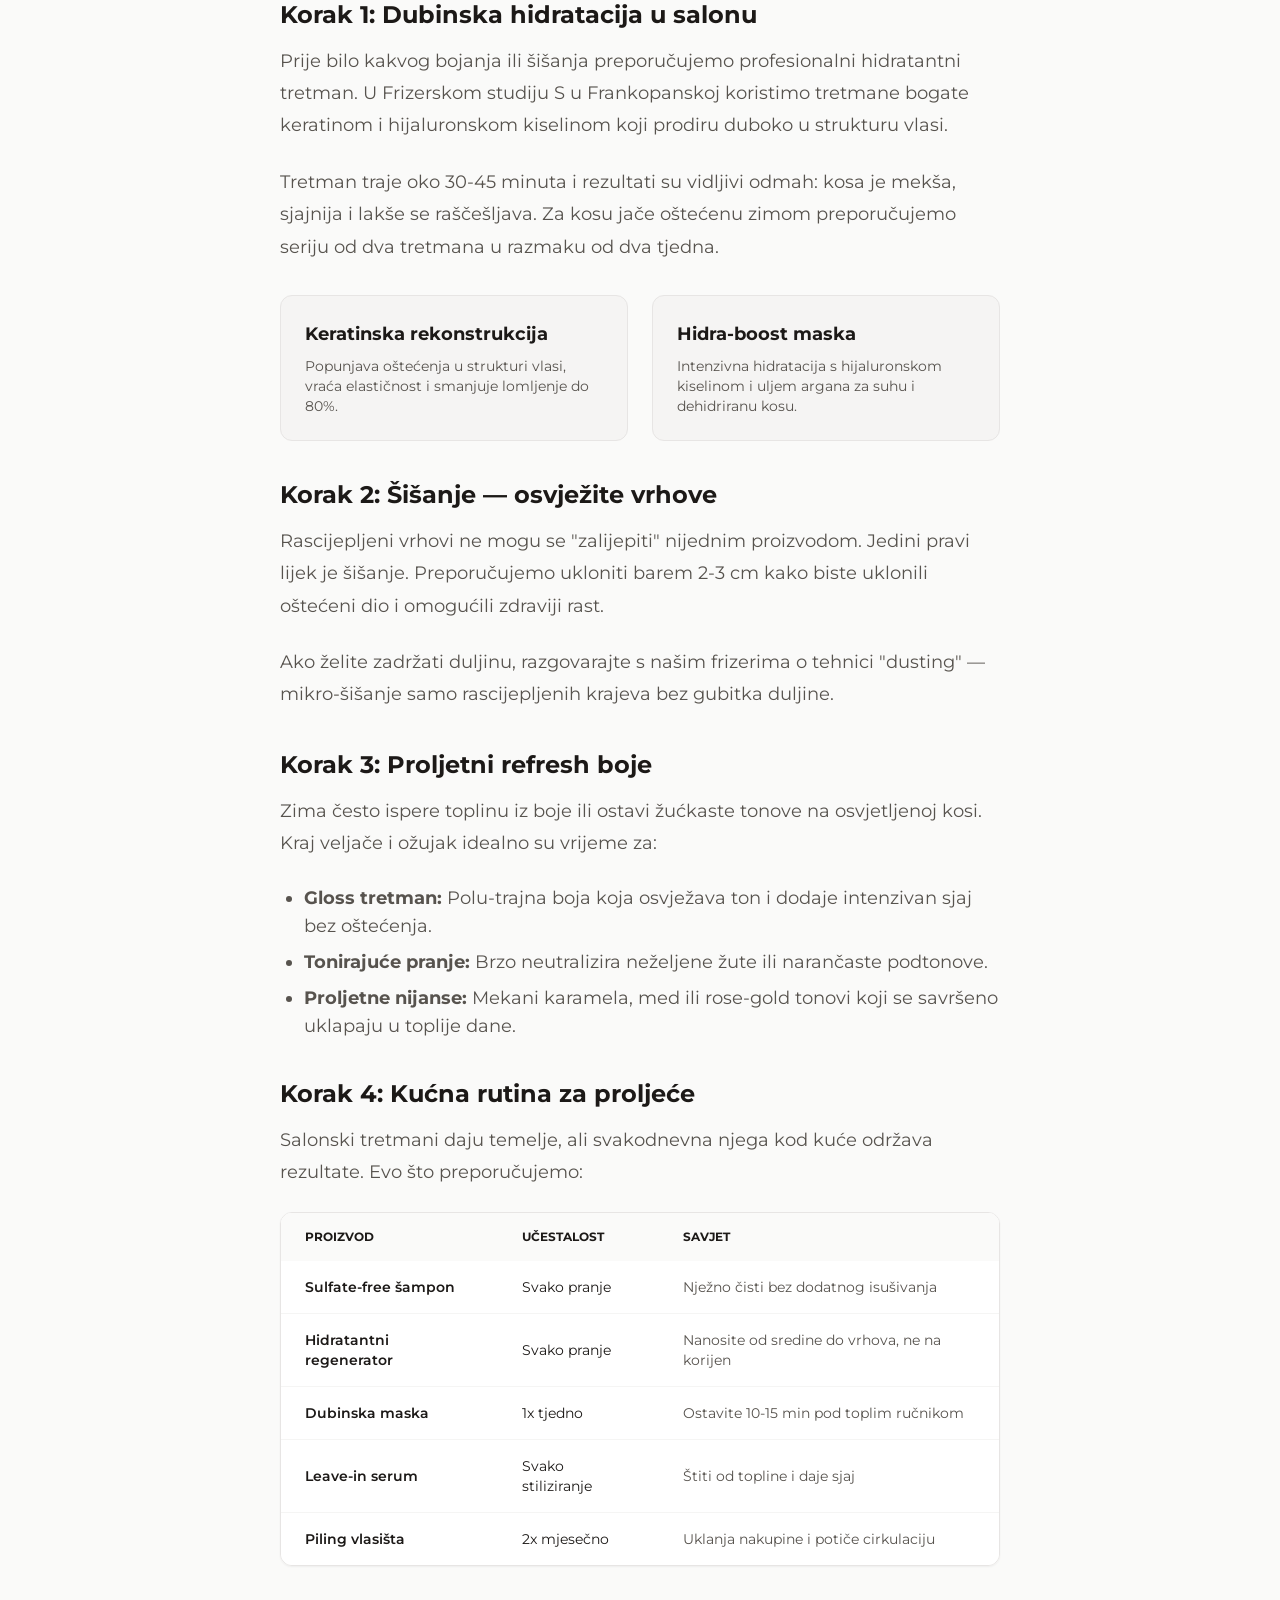
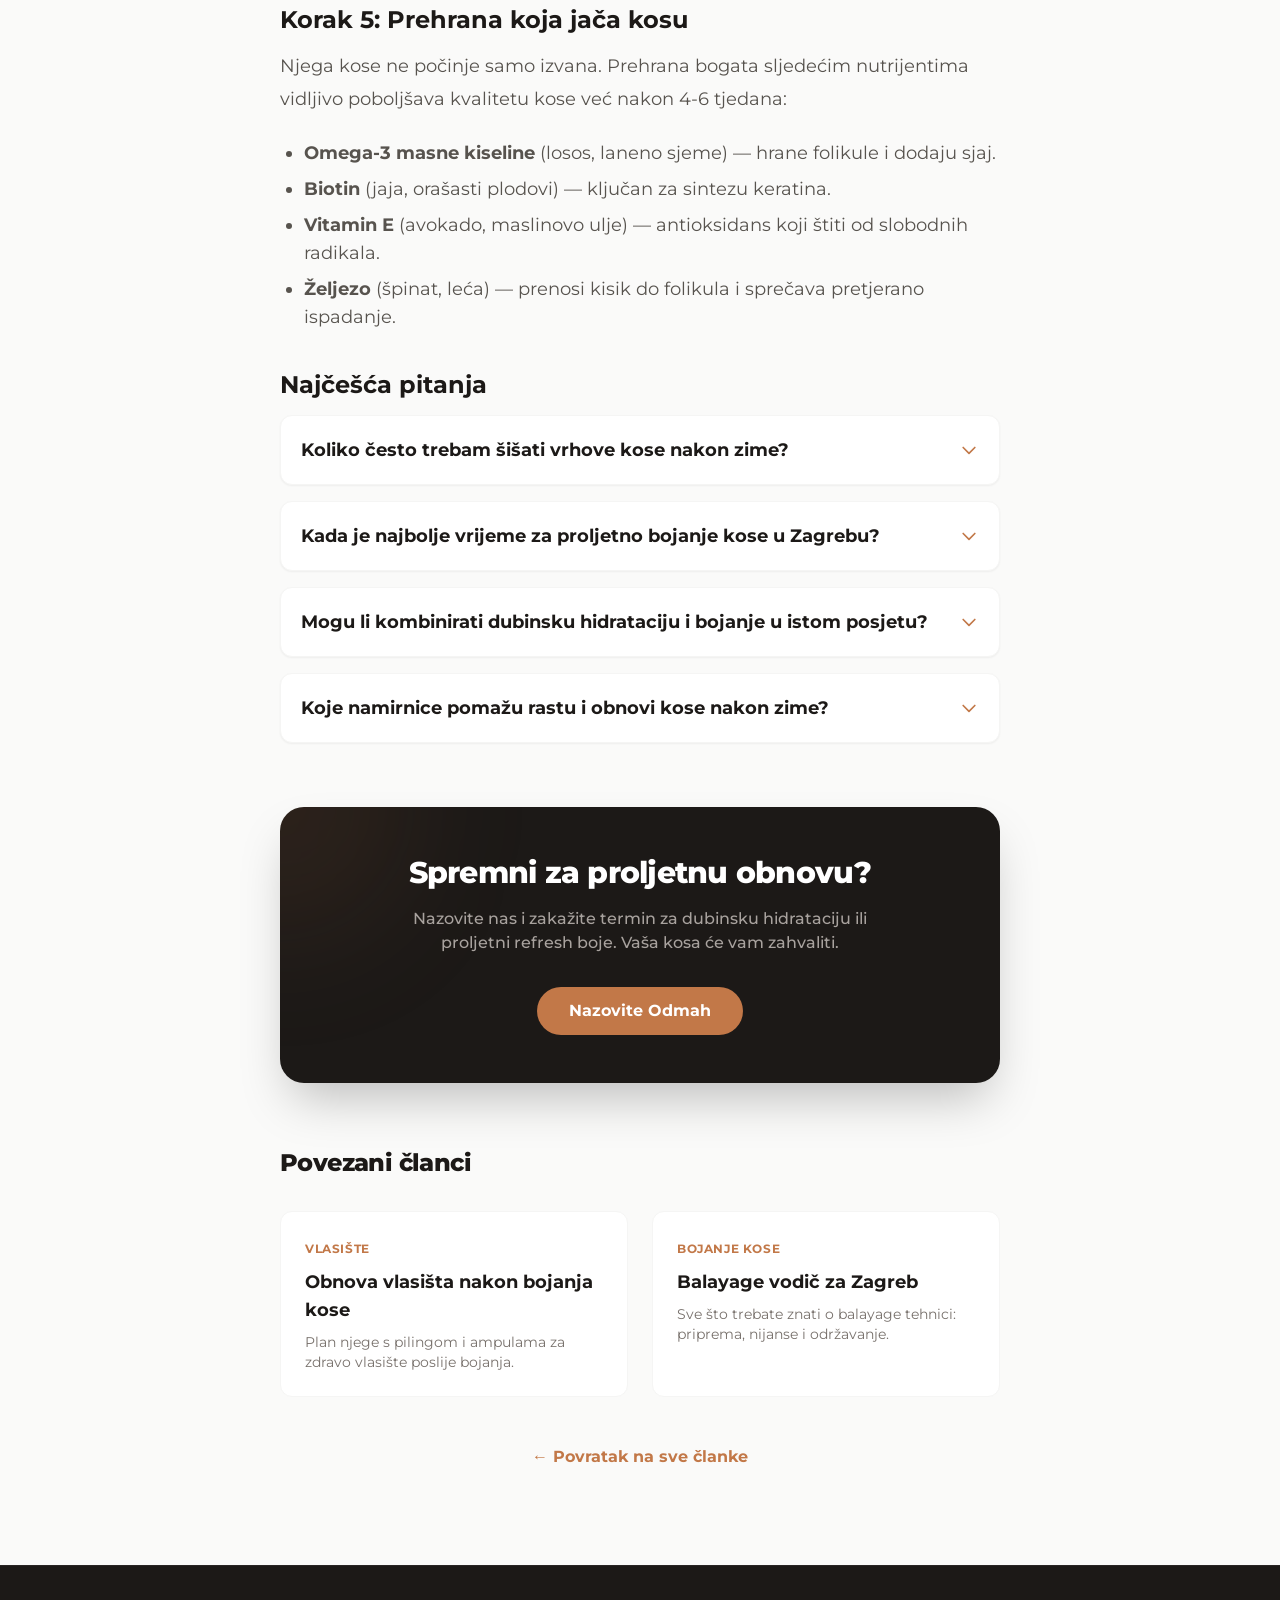
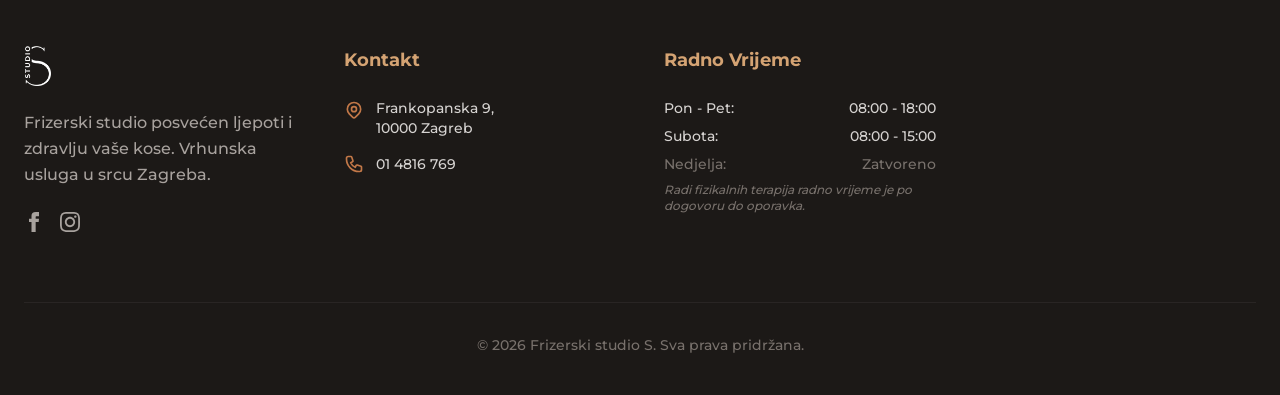
<file: blog/proljetna-obnova-kose-zagreb.html>
<!DOCTYPE html>
<html lang="hr" class="scroll-smooth">
<head>
    <meta charset="UTF-8">
    <meta name="viewport" content="width=device-width, initial-scale=1.0">
    <title>Proljetna obnova kose: Kako popraviti zimska oštećenja | Studio S Zagreb</title>
    <meta name="description" content="Kako obnoviti kosu nakon zimskih mjeseci? Saznajte 5 koraka za hidrataciju, refresh boje i zdraviji rast kose — stručni savjeti frizerskog salona u centru Zagreba.">
    <meta name="robots" content="index, follow, max-snippet:-1, max-image-preview:large, max-video-preview:-1">
    <link rel="canonical" href="https://frizerskistudios.com/blog/proljetna-obnova-kose-zagreb.html">
    <link rel="alternate" hreflang="hr" href="https://frizerskistudios.com/blog/proljetna-obnova-kose-zagreb.html">
    <meta name="theme-color" content="#C27848">
    
    <meta property="og:type" content="article">
    <meta property="og:title" content="Proljetna obnova kose — Kako popraviti zimska oštećenja">
    <meta property="og:description" content="Zima isušuje kosu i vlasište. Otkrijte kako profesionalnim tretmanima i kućnom rutinom vratiti sjaj, hidrataciju i elastičnost.">
    <meta property="og:url" content="https://frizerskistudios.com/blog/proljetna-obnova-kose-zagreb.html">
    <meta property="og:image" content="https://frizerskistudios.com/images/IMG-20250416-WA0003.jpg">
    <meta property="og:locale" content="hr_HR">
    <meta property="og:site_name" content="Frizerski studio S">
    <meta property="article:published_time" content="2026-02-26">
    <meta property="article:modified_time" content="2026-02-26">
    <meta property="article:section" content="Njega kose">
    <meta property="article:tag" content="obnova kose">
    <meta property="article:tag" content="zimska oštećenja kose">
    <meta property="article:tag" content="njega kose zagreb">
    <meta name="twitter:card" content="summary_large_image">
    <meta name="twitter:title" content="Proljetna obnova kose | Studio S Zagreb">
    <meta name="twitter:description" content="5 koraka za hidrataciju, refresh boje i zdraviji rast kose nakon zime.">
    <meta name="twitter:image" content="https://frizerskistudios.com/images/IMG-20250416-WA0003.jpg">
    
    <link rel="preload" href="../fonts/montserrat-latin-ext.woff2" as="font" type="font/woff2" crossorigin>
    <link rel="preload" href="../fonts/montserrat-latin.woff2" as="font" type="font/woff2" crossorigin>
    <link rel="stylesheet" href="../style.css">
    <link rel="icon" type="image/png" href="../images/naljepnica.png">
    
    <script type="application/ld+json">
    {
        "@context": "https://schema.org",
        "@type": "BlogPosting",
        "headline": "Proljetna obnova kose: Kako popraviti zimska oštećenja",
        "description": "5 koraka za hidrataciju, refresh boje i zdraviji rast kose nakon zimskih mjeseci — savjeti frizerskog salona u centru Zagreba.",
        "image": "https://frizerskistudios.com/images/IMG-20250416-WA0003.jpg",
        "author": {
            "@type": "Organization",
            "name": "Frizerski studio S",
            "url": "https://frizerskistudios.com/"
        },
        "publisher": {
            "@type": "Organization",
            "name": "Frizerski studio S",
            "logo": {
                "@type": "ImageObject",
                "url": "https://frizerskistudios.com/images/naljepnica.png"
            }
        },
        "datePublished": "2026-02-26",
        "dateModified": "2026-02-26",
        "mainEntityOfPage": {
            "@type": "WebPage",
            "@id": "https://frizerskistudios.com/blog/proljetna-obnova-kose-zagreb.html"
        }
    }
    </script>

    <script type="application/ld+json">
    {
        "@context": "https://schema.org",
        "@type": "BreadcrumbList",
        "itemListElement": [
            {
                "@type": "ListItem",
                "position": 1,
                "name": "Početna",
                "item": "https://frizerskistudios.com/"
            },
            {
                "@type": "ListItem",
                "position": 2,
                "name": "Blog",
                "item": "https://frizerskistudios.com/blog/"
            },
            {
                "@type": "ListItem",
                "position": 3,
                "name": "Proljetna obnova kose nakon zime",
                "item": "https://frizerskistudios.com/blog/proljetna-obnova-kose-zagreb.html"
            }
        ]
    }
    </script>

    <script type="application/ld+json">
    {
        "@context": "https://schema.org",
        "@type": "FAQPage",
        "mainEntity": [
            {
                "@type": "Question",
                "name": "Koliko često trebam šišati vrhove kose nakon zime?",
                "acceptedAnswer": {
                    "@type": "Answer",
                    "text": "Preporučujemo skraćivanje vrhova svakih 6-8 tjedana. Nakon zime idealno je ukloniti 2-3 cm kako bi se riješili rascijepljenih krajeva i omogućili zdraviji rast."
                }
            },
            {
                "@type": "Question",
                "name": "Kada je najbolje vrijeme za proljetno bojanje kose u Zagrebu?",
                "acceptedAnswer": {
                    "@type": "Answer",
                    "text": "Kraj veljače i ožujak su idealni za proljetni refresh boje. Kosa se oporavila od zimskog stresa, a nova boja će izgledati svježe za proljetne dane."
                }
            },
            {
                "@type": "Question",
                "name": "Mogu li kombinirati dubinsku hidrataciju i bojanje u istom posjetu?",
                "acceptedAnswer": {
                    "@type": "Answer",
                    "text": "Da, ali preporučujemo prvo napraviti dubinsku hidrataciju tjedan dana prije bojanja. Tako će kosa biti u optimalnom stanju za prijam pigmenta, a rezultat će trajati duže."
                }
            },
            {
                "@type": "Question",
                "name": "Koje namirnice pomažu rastu i obnovi kose nakon zime?",
                "acceptedAnswer": {
                    "@type": "Answer",
                    "text": "Losos, jaja, avokado, orašasti plodovi i špinat su izvrsni za kosu jer sadrže omega-3 masne kiseline, biotin, vitamin E i željezo – sve što kosa treba za oporavak."
                }
            }
        ]
    }
    </script>

    <style>
        .glass-nav {
            background: rgba(255, 255, 255, 0.95);
            backdrop-filter: blur(12px);
            -webkit-backdrop-filter: blur(12px);
        }
        article h2 {
            font-size: 1.5rem;
            font-weight: 700;
            color: #1C1917;
            margin-top: 2.5rem;
            margin-bottom: 1rem;
        }
        article p {
            margin-bottom: 1.5rem;
            line-height: 1.8;
            color: #57534e;
        }
        article ul {
            list-style-type: disc;
            padding-left: 1.5rem;
            margin-bottom: 1.5rem;
            color: #57534e;
        }
        article li {
            margin-bottom: 0.5rem;
        }
    </style>
</head>
<body class="bg-brand-bg text-brand-dark font-sans antialiased selection:bg-brand-copper selection:text-white flex flex-col min-h-screen">

    <nav class="fixed w-full z-50 top-0 transition-all duration-300 glass-nav border-b border-stone-200/50">
        <div class="container mx-auto px-6 py-3">
            <div class="flex items-center justify-between">
                <a href="../index.html" class="flex items-center gap-3 group">
                    <img src="../images/naljepnica.png" alt="Studio S Logo" class="h-10 w-auto transition-transform duration-300 group-hover:scale-105">
                </a>

                <div class="hidden md:flex items-center space-x-8 text-sm font-semibold tracking-wide">
                    <a href="../index.html#usluge" class="hover:text-brand-copper transition-colors">USLUGE</a>
                    <a href="../index.html#cjenik" class="hover:text-brand-copper transition-colors">CJENIK</a>
                    <a href="index.html" class="text-brand-copper font-bold">BLOG</a>
                    <a href="../index.html#kontakt" class="hover:text-brand-copper transition-colors">KONTAKT</a>
                    <a href="tel:+38514816769" class="bg-brand-dark text-white px-6 py-2.5 rounded-full hover:bg-brand-copper transition-all transform hover:scale-105 shadow-lg font-bold">
                        Rezerviraj
                    </a>
                </div>

                <button id="mobile-menu-btn" class="md:hidden text-brand-dark focus:outline-none p-2" aria-label="Otvori izbornik">
                    <svg class="w-8 h-8" fill="none" stroke="currentColor" viewBox="0 0 24 24"><path stroke-linecap="round" stroke-linejoin="round" stroke-width="1.5" d="M4 6h16M4 12h16m-7 6h7"></path></svg>
                </button>
            </div>

            <div id="mobile-menu" class="hidden md:hidden absolute top-full left-0 w-full bg-white border-t border-stone-100 shadow-xl py-6 px-6 flex-col space-y-4 font-medium">
                <a href="../index.html#usluge" class="block text-lg border-b border-stone-100 pb-2">Usluge</a>
                <a href="../index.html#cjenik" class="block text-lg border-b border-stone-100 pb-2">Cjenik</a>
                <a href="index.html" class="block text-lg border-b border-stone-100 pb-2 text-brand-copper">Blog</a>
                <a href="../index.html#kontakt" class="block text-lg border-b border-stone-100 pb-2">Kontakt</a>
                <a href="tel:+38514816769" class="block text-center bg-brand-copper text-white py-3 rounded-lg mt-4 font-bold shadow-md">Nazovite nas</a>
            </div>
        </div>
    </nav>

    <header class="pt-32 pb-10 md:pt-40 md:pb-16 container mx-auto px-6 max-w-4xl text-center">
        <div class="flex items-center justify-center gap-4 text-xs font-bold uppercase tracking-widest mb-6">
            <span class="text-brand-copper">Njega kose</span>
            <span class="text-stone-300">•</span>
            <span class="text-stone-500">26.02.2026.</span>
        </div>
        <h1 class="text-3xl md:text-5xl font-extrabold text-brand-dark mb-8 leading-tight">Proljetna obnova kose: Kako popraviti zimska oštećenja u Zagrebu</h1>
        <div class="rounded-3xl overflow-hidden shadow-2xl aspect-video relative">
            <img src="../images/IMG-20250416-WA0003.jpg" alt="Proljetna obnova kose u Frizerskom studiju S Zagreb" class="w-full h-full object-cover" loading="lazy">
        </div>
    </header>

    <main class="container mx-auto px-6 pb-24 max-w-3xl">
        <article class="text-lg">
            <p class="lead font-medium text-xl text-brand-dark mb-10">
                Zimski mjeseci u Zagrebu donose niske temperature, suhi zrak grijanja i vjetar koji isušuju kosu i vlasište. Rezultat? Lomljivi vrhovi, gubitak sjaja i neukrotivi statički elektricitet. U nastavku otkrivamo korake koje možete poduzeti — i u salonu i kod kuće — kako bi vaša kosa zasjala s prvim proljetnim suncem.
            </p>

            <div class="bg-white p-8 rounded-2xl shadow-sm border border-stone-100 mb-10">
                <h2 class="!mt-0">Zašto zima oštećuje kosu?</h2>
                <p>Hladan zrak ima nisku vlažnost, a centralno grijanje dodatno isušuje interijer. Kosa gubi vlagu, kutikula se otvara i vlasi postaju hrapave na dodir. Uz to, česte promjene temperature (vani/unutra) stvaraju mikro-stres na vlaknu kose.</p>
                <ul class="!mb-0">
                    <li><strong>Dehidracija:</strong> Kosi nedostaje vlaga pa postaje krta i sklona lomljenju.</li>
                    <li><strong>Statički elektricitet:</strong> Suhi zrak i sintetičke kape uzrokuju raštrkanu, "leteću" kosu.</li>
                    <li><strong>Bljedilo boje:</strong> Hladnoća i UV refleksija od snijega brže ispiru pigment bojene kose.</li>
                    <li><strong>Suho vlasište:</strong> Perutanje i svrbež koji usporavaju zdravi rast kose.</li>
                </ul>
            </div>

            <h2>Korak 1: Dubinska hidratacija u salonu</h2>
            <p>Prije bilo kakvog bojanja ili šišanja preporučujemo profesionalni hidratantni tretman. U Frizerskom studiju S u Frankopanskoj koristimo tretmane bogate keratinom i hijaluronskom kiselinom koji prodiru duboko u strukturu vlasi.</p>
            <p>Tretman traje oko 30-45 minuta i rezultati su vidljivi odmah: kosa je mekša, sjajnija i lakše se raščešljava. Za kosu jače oštećenu zimom preporučujemo seriju od dva tretmana u razmaku od dva tjedna.</p>

            <div class="grid md:grid-cols-2 gap-6 my-8">
                <div class="bg-brand-soft/30 rounded-xl p-6 border border-brand-soft">
                    <h3 class="font-bold text-lg mb-2 text-brand-dark">Keratinska rekonstrukcija</h3>
                    <p class="!mb-0 text-sm">Popunjava oštećenja u strukturi vlasi, vraća elastičnost i smanjuje lomljenje do 80%.</p>
                </div>
                <div class="bg-brand-soft/30 rounded-xl p-6 border border-brand-soft">
                    <h3 class="font-bold text-lg mb-2 text-brand-dark">Hidra-boost maska</h3>
                    <p class="!mb-0 text-sm">Intenzivna hidratacija s hijaluronskom kiselinom i uljem argana za suhu i dehidriranu kosu.</p>
                </div>
            </div>

            <h2>Korak 2: Šišanje — osvježite vrhove</h2>
            <p>Rascijepljeni vrhovi ne mogu se "zalijepiti" nijednim proizvodom. Jedini pravi lijek je šišanje. Preporučujemo ukloniti barem 2-3 cm kako biste uklonili oštećeni dio i omogućili zdraviji rast.</p>
            <p>Ako želite zadržati duljinu, razgovarajte s našim frizerima o tehnici "dusting" — mikro-šišanje samo rascijepljenih krajeva bez gubitka duljine.</p>

            <h2>Korak 3: Proljetni refresh boje</h2>
            <p>Zima često ispere toplinu iz boje ili ostavi žućkaste tonove na osvjetljenoj kosi. Kraj veljače i ožujak idealno su vrijeme za:</p>
            <ul>
                <li><strong>Gloss tretman:</strong> Polu-trajna boja koja osvježava ton i dodaje intenzivan sjaj bez oštećenja.</li>
                <li><strong>Tonirajuće pranje:</strong> Brzo neutralizira neželjene žute ili narančaste podtonove.</li>
                <li><strong>Proljetne nijanse:</strong> Mekani karamela, med ili rose-gold tonovi koji se savršeno uklapaju u toplije dane.</li>
            </ul>

            <h2>Korak 4: Kućna rutina za proljeće</h2>
            <p>Salonski tretmani daju temelje, ali svakodnevna njega kod kuće održava rezultate. Evo što preporučujemo:</p>

            <div class="overflow-x-auto rounded-xl border border-stone-200 shadow-sm mb-10">
                <table class="w-full text-sm text-left bg-white">
                    <thead class="bg-brand-bg text-brand-dark font-bold uppercase text-xs">
                        <tr>
                            <th class="px-6 py-4">Proizvod</th>
                            <th class="px-6 py-4">Učestalost</th>
                            <th class="px-6 py-4">Savjet</th>
                        </tr>
                    </thead>
                    <tbody class="divide-y divide-stone-100">
                        <tr>
                            <td class="px-6 py-4 font-semibold">Sulfate-free šampon</td>
                            <td class="px-6 py-4">Svako pranje</td>
                            <td class="px-6 py-4 text-stone-600">Nježno čisti bez dodatnog isušivanja</td>
                        </tr>
                        <tr>
                            <td class="px-6 py-4 font-semibold">Hidratantni regenerator</td>
                            <td class="px-6 py-4">Svako pranje</td>
                            <td class="px-6 py-4 text-stone-600">Nanosite od sredine do vrhova, ne na korijen</td>
                        </tr>
                        <tr>
                            <td class="px-6 py-4 font-semibold">Dubinska maska</td>
                            <td class="px-6 py-4">1x tjedno</td>
                            <td class="px-6 py-4 text-stone-600">Ostavite 10-15 min pod toplim ručnikom</td>
                        </tr>
                        <tr>
                            <td class="px-6 py-4 font-semibold">Leave-in serum</td>
                            <td class="px-6 py-4">Svako stiliziranje</td>
                            <td class="px-6 py-4 text-stone-600">Štiti od topline i daje sjaj</td>
                        </tr>
                        <tr>
                            <td class="px-6 py-4 font-semibold">Piling vlasišta</td>
                            <td class="px-6 py-4">2x mjesečno</td>
                            <td class="px-6 py-4 text-stone-600">Uklanja nakupine i potiče cirkulaciju</td>
                        </tr>
                    </tbody>
                </table>
            </div>

            <h2>Korak 5: Prehrana koja jača kosu</h2>
            <p>Njega kose ne počinje samo izvana. Prehrana bogata sljedećim nutrijentima vidljivo poboljšava kvalitetu kose već nakon 4-6 tjedana:</p>
            <ul>
                <li><strong>Omega-3 masne kiseline</strong> (losos, laneno sjeme) — hrane folikule i dodaju sjaj.</li>
                <li><strong>Biotin</strong> (jaja, orašasti plodovi) — ključan za sintezu keratina.</li>
                <li><strong>Vitamin E</strong> (avokado, maslinovo ulje) — antioksidans koji štiti od slobodnih radikala.</li>
                <li><strong>Željezo</strong> (špinat, leća) — prenosi kisik do folikula i sprečava pretjerano ispadanje.</li>
            </ul>

            <h2>Najčešća pitanja</h2>
            <div class="space-y-4 mb-10">
                <details class="bg-white rounded-xl p-5 shadow-sm border border-stone-100 group">
                    <summary class="font-bold text-brand-dark cursor-pointer list-none flex justify-between items-center">
                        Koliko često trebam šišati vrhove kose nakon zime?
                        <span class="transition group-open:rotate-180">
                            <svg class="w-5 h-5 text-brand-copper" fill="none" stroke="currentColor" viewBox="0 0 24 24"><path stroke-linecap="round" stroke-linejoin="round" stroke-width="2" d="M19 9l-7 7-7-7"></path></svg>
                        </span>
                    </summary>
                    <p class="mt-4 !mb-0 text-sm">Preporučujemo skraćivanje vrhova svakih 6-8 tjedana. Nakon zime idealno je ukloniti 2-3 cm kako bi se riješili rascijepljenih krajeva i omogućili zdraviji rast.</p>
                </details>

                <details class="bg-white rounded-xl p-5 shadow-sm border border-stone-100 group">
                    <summary class="font-bold text-brand-dark cursor-pointer list-none flex justify-between items-center">
                        Kada je najbolje vrijeme za proljetno bojanje kose u Zagrebu?
                        <span class="transition group-open:rotate-180">
                            <svg class="w-5 h-5 text-brand-copper" fill="none" stroke="currentColor" viewBox="0 0 24 24"><path stroke-linecap="round" stroke-linejoin="round" stroke-width="2" d="M19 9l-7 7-7-7"></path></svg>
                        </span>
                    </summary>
                    <p class="mt-4 !mb-0 text-sm">Kraj veljače i ožujak su idealni za proljetni refresh boje. Kosa se oporavila od zimskog stresa, a nova boja će izgledati svježe za proljetne dane.</p>
                </details>

                <details class="bg-white rounded-xl p-5 shadow-sm border border-stone-100 group">
                    <summary class="font-bold text-brand-dark cursor-pointer list-none flex justify-between items-center">
                        Mogu li kombinirati dubinsku hidrataciju i bojanje u istom posjetu?
                        <span class="transition group-open:rotate-180">
                            <svg class="w-5 h-5 text-brand-copper" fill="none" stroke="currentColor" viewBox="0 0 24 24"><path stroke-linecap="round" stroke-linejoin="round" stroke-width="2" d="M19 9l-7 7-7-7"></path></svg>
                        </span>
                    </summary>
                    <p class="mt-4 !mb-0 text-sm">Da, ali preporučujemo prvo napraviti dubinsku hidrataciju tjedan dana prije bojanja. Tako će kosa biti u optimalnom stanju za prijam pigmenta, a rezultat će trajati duže.</p>
                </details>

                <details class="bg-white rounded-xl p-5 shadow-sm border border-stone-100 group">
                    <summary class="font-bold text-brand-dark cursor-pointer list-none flex justify-between items-center">
                        Koje namirnice pomažu rastu i obnovi kose nakon zime?
                        <span class="transition group-open:rotate-180">
                            <svg class="w-5 h-5 text-brand-copper" fill="none" stroke="currentColor" viewBox="0 0 24 24"><path stroke-linecap="round" stroke-linejoin="round" stroke-width="2" d="M19 9l-7 7-7-7"></path></svg>
                        </span>
                    </summary>
                    <p class="mt-4 !mb-0 text-sm">Losos, jaja, avokado, orašasti plodovi i špinat su izvrsni za kosu jer sadrže omega-3 masne kiseline, biotin, vitamin E i željezo — sve što kosa treba za oporavak.</p>
                </details>
            </div>
        </article>

        <div class="mt-16 bg-brand-dark rounded-3xl p-10 md:p-12 text-center text-white relative overflow-hidden shadow-2xl">
            <div class="absolute top-0 left-0 w-64 h-64 bg-brand-copper/10 rounded-full blur-3xl -translate-x-1/2 -translate-y-1/2"></div>
            <div class="relative z-10">
                <h2 class="text-2xl md:text-3xl font-extrabold mb-4 tracking-tight">Spremni za proljetnu obnovu?</h2>
                <p class="text-stone-400 max-w-lg mx-auto mb-8 font-medium">Nazovite nas i zakažite termin za dubinsku hidrataciju ili proljetni refresh boje. Vaša kosa će vam zahvaliti.</p>
                <div class="flex flex-col sm:flex-row gap-4 justify-center">
                    <a href="tel:+38514816769" class="bg-brand-copper text-white px-8 py-3 rounded-full font-bold hover:bg-white hover:text-brand-dark transition-all">Nazovite Odmah</a>
                </div>
            </div>
        </div>
        
        <div class="mt-16 mb-12">
            <h2 class="text-2xl font-extrabold text-brand-dark mb-8 tracking-tight">Povezani članci</h2>
            <div class="grid grid-cols-1 md:grid-cols-2 gap-6">
                <a href="obnova-vlasista-nakon-bojanja.html" class="group block bg-white p-6 rounded-xl border border-stone-100 hover:shadow-md transition">
                    <span class="text-xs font-bold text-brand-copper uppercase tracking-wider">Vlasište</span>
                    <h3 class="text-lg font-bold mt-2 group-hover:text-brand-copper transition">Obnova vlasišta nakon bojanja kose</h3>
                    <p class="text-stone-500 text-sm mt-2">Plan njege s pilingom i ampulama za zdravo vlasište poslije bojanja.</p>
                </a>
                <a href="balayage-vodic-zagreb.html" class="group block bg-white p-6 rounded-xl border border-stone-100 hover:shadow-md transition">
                    <span class="text-xs font-bold text-brand-copper uppercase tracking-wider">Bojanje kose</span>
                    <h3 class="text-lg font-bold mt-2 group-hover:text-brand-copper transition">Balayage vodič za Zagreb</h3>
                    <p class="text-stone-500 text-sm mt-2">Sve što trebate znati o balayage tehnici: priprema, nijanse i održavanje.</p>
                </a>
            </div>
        </div>

        <div class="mt-12 text-center">
             <a href="index.html" class="text-brand-copper font-bold hover:underline">← Povratak na sve članke</a>
        </div>
    </main>

    <footer id="kontakt" class="bg-brand-dark text-white pt-20 pb-10 border-t border-stone-800">
        <div class="container mx-auto px-6">
            <div class="grid grid-cols-1 md:grid-cols-2 lg:grid-cols-4 gap-12 mb-16">
                <div>
                    <img src="../images/naljepnica.png" alt="Studio S Logo Footer" class="h-10 w-auto mb-6 brightness-0 invert">
                    <p class="text-stone-400 leading-relaxed mb-6 font-medium">Frizerski studio posvećen ljepoti i zdravlju vaše kose. Vrhunska usluga u srcu Zagreba.</p>
                    <div class="flex space-x-4">
                        <a href="https://www.facebook.com/profile.php?id=100064145379942&locale=hr_HR" target="_blank" rel="noopener noreferrer" class="text-stone-400 hover:text-white transition" aria-label="Facebook"><svg class="w-5 h-5" fill="currentColor" viewBox="0 0 24 24"><path d="M9 8H6v4h3v12h5V12h3.642L18 8h-4V6.333C14 5.378 14.192 5 15.115 5H18V0h-3.808C10.596 0 9 1.583 9 4.615V8z"/></svg></a>
                        <a href="https://www.instagram.com/frizerski_studio_s_zg/" target="_blank" rel="noopener noreferrer" class="text-stone-400 hover:text-white transition" aria-label="Instagram"><svg class="w-5 h-5" fill="currentColor" viewBox="0 0 24 24"><path d="M12 2.163c3.204 0 3.584.012 4.85.07 3.252.148 4.771 1.691 4.919 4.919.058 1.265.069 1.645.069 4.849 0 3.205-.012 3.584-.069 4.849-.149 3.225-1.664 4.771-4.919 4.919-1.266.058-1.644.07-4.85.07-3.204 0-3.584-.012-4.849-.07-3.26-.149-4.771-1.699-4.919-4.92-.058-1.265-.07-1.644-.07-4.849 0-3.204.013-3.583.07-4.849.149-3.227 1.664-4.771 4.919-4.919 1.266-.057 1.645-.069 4.849-.069zm0-2.163c-3.259 0-3.667.014-4.947.072-4.358.2-6.78 2.618-6.98 6.98-.059 1.281-.073 1.689-.073 4.948 0 3.259.014 3.668.072 4.948.2 4.358 2.618 6.78 6.98 6.98 1.281.058 1.689.072 4.948.072 3.259 0 3.668-.014 4.948-.072 4.354-.2 6.782-2.618 6.979-6.98.059-1.28.073-1.689.073-4.948 0-3.259-.014-3.667-.072-4.947-.196-4.354-2.617-6.78-6.979-6.98-1.281-.059-1.69-.073-4.949-.073zm0 5.838c-3.403 0-6.162 2.759-6.162 6.162s2.759 6.163 6.162 6.163 6.162-2.759 6.162-6.163c0-3.403-2.759-6.162-6.162-6.162zm0 10.162c-2.209 0-4-1.79-4-4 0-2.209 1.791-4 4-4s4 1.791 4 4c0 2.21-1.791 4-4 4zm6.406-11.845c-.796 0-1.441.645-1.441 1.44s.645 1.44 1.441 1.44c.795 0 1.439-.645 1.439-1.44s-.644-1.44-1.439-1.44z"/></svg></a>
                    </div>
                </div>

                <div>
                    <h4 class="text-lg font-bold mb-6 text-brand-gold">Kontakt</h4>
                    <ul class="space-y-4 text-stone-300 text-sm font-medium">
                        <li class="flex items-start gap-3">
                            <svg class="w-5 h-5 mt-0.5 text-brand-copper" fill="none" stroke="currentColor" viewBox="0 0 24 24"><path stroke-linecap="round" stroke-linejoin="round" stroke-width="2" d="M17.657 16.657L13.414 20.9a1.998 1.998 0 01-2.827 0l-4.244-4.243a8 8 0 1111.314 0z"></path><path stroke-linecap="round" stroke-linejoin="round" stroke-width="2" d="M15 11a3 3 0 11-6 0 3 3 0 016 0z"></path></svg>
                            Frankopanska 9, <br>10000 Zagreb
                        </li>
                        <li class="flex items-center gap-3">
                            <svg class="w-5 h-5 text-brand-copper" fill="none" stroke="currentColor" viewBox="0 0 24 24"><path stroke-linecap="round" stroke-linejoin="round" stroke-width="2" d="M3 5a2 2 0 012-2h3.28a1 1 0 01.948.684l1.498 4.493a1 1 0 01-.502 1.21l-2.257 1.13a11.042 11.042 0 005.516 5.516l1.13-2.257a1 1 0 011.21-.502l4.493 1.498a1 1 0 01.684.949V19a2 2 0 01-2 2h-1C9.716 21 3 14.284 3 6V5z"></path></svg>
                            <a href="tel:+38514816769" class="hover:text-white transition">01 4816 769</a>
                        </li>
                    </ul>
                </div>

                <div>
                    <h4 class="text-lg font-bold mb-6 text-brand-gold">Radno Vrijeme</h4>
                    <ul class="space-y-2 text-stone-300 text-sm font-medium">
                        <li class="flex justify-between"><span>Pon - Pet:</span> <span>08:00 - 18:00</span></li>
                        <li class="flex justify-between"><span>Subota:</span> <span>08:00 - 15:00</span></li>
                        <li class="flex justify-between text-stone-500"><span>Nedjelja:</span> <span>Zatvoreno</span></li>
                        <li class="text-xs text-stone-500 mt-2 italic">Radi fizikalnih terapija radno vrijeme je po dogovoru do oporavka.</li>
                    </ul>
                </div>
                
                <div class="h-48 rounded-lg overflow-hidden grayscale hover:grayscale-0 transition-all duration-500">
                    <iframe src="https://www.google.com/maps/embed?pb=!1m18!1m12!1m3!1d2781.564748192134!2d15.969968876856525!3d45.8093149710815!2m3!1f0!2f0!3f0!3m2!i1024!i768!4f13.1!3m3!1m2!1s0x4765d6e2a2231509%3A0x695c7379203a382e!2sFrankopanska%20ul.%209%2C%2010000%2C%20Zagreb!5e0!3m2!1shr!2shr!4v1714486518178!5m2!1shr!2shr" width="100%" height="100%" style="border:0;" allowfullscreen="" loading="lazy" title="Frizerski Studio S Lokacija"></iframe>
                </div>
            </div>
            
            <div class="border-t border-stone-800 pt-8 text-center text-stone-500 text-sm font-medium">
                <p>© <span id="currentYear"></span> Frizerski studio S. Sva prava pridržana.</p>
            </div>
        </div>
    </footer>

    <script>
        const blogYear = document.getElementById('currentYear');
        if (blogYear) {
            blogYear.textContent = new Date().getFullYear();
        }

        const blogMobileBtn = document.getElementById('mobile-menu-btn');
        const blogMobileMenu = document.getElementById('mobile-menu');
        
        if (blogMobileBtn && blogMobileMenu) {
            blogMobileBtn.addEventListener('click', () => {
                blogMobileMenu.classList.toggle('hidden');
                blogMobileMenu.classList.toggle('flex');
            });
            
            // Close menu on link click
            blogMobileMenu.querySelectorAll('a').forEach(link => {
                link.addEventListener('click', () => {
                    blogMobileMenu.classList.add('hidden');
                    blogMobileMenu.classList.remove('flex');
                });
            });
        }
    </script>
</body>
</html>
</file>
<file: style.css>
/* Montserrat - self-hosted, latin-ext (Croatian characters) */
@font-face{font-family:'Montserrat';font-style:normal;font-weight:400 800;font-display:swap;src:url(fonts/montserrat-latin-ext.woff2) format('woff2');unicode-range:U+0100-02BA,U+02BD-02C5,U+02C7-02CC,U+02CE-02D7,U+02DD-02FF,U+0304,U+0308,U+0329,U+1D00-1DBF,U+1E00-1E9F,U+1EF2-1EFF,U+2020,U+20A0-20AB,U+20AD-20C0,U+2113,U+2C60-2C7F,U+A720-A7FF}
/* Montserrat - self-hosted, latin */
@font-face{font-family:'Montserrat';font-style:normal;font-weight:400 800;font-display:swap;src:url(fonts/montserrat-latin.woff2) format('woff2');unicode-range:U+0000-00FF,U+0131,U+0152-0153,U+02BB-02BC,U+02C6,U+02DA,U+02DC,U+0304,U+0308,U+0329,U+2000-206F,U+20AC,U+2122,U+2191,U+2193,U+2212,U+2215,U+FEFF,U+FFFD}
*,:after,:before{--tw-border-spacing-x:0;--tw-border-spacing-y:0;--tw-translate-x:0;--tw-translate-y:0;--tw-rotate:0;--tw-skew-x:0;--tw-skew-y:0;--tw-scale-x:1;--tw-scale-y:1;--tw-pan-x: ;--tw-pan-y: ;--tw-pinch-zoom: ;--tw-scroll-snap-strictness:proximity;--tw-gradient-from-position: ;--tw-gradient-via-position: ;--tw-gradient-to-position: ;--tw-ordinal: ;--tw-slashed-zero: ;--tw-numeric-figure: ;--tw-numeric-spacing: ;--tw-numeric-fraction: ;--tw-ring-inset: ;--tw-ring-offset-width:0px;--tw-ring-offset-color:#fff;--tw-ring-color:rgba(59,130,246,.5);--tw-ring-offset-shadow:0 0 #0000;--tw-ring-shadow:0 0 #0000;--tw-shadow:0 0 #0000;--tw-shadow-colored:0 0 #0000;--tw-blur: ;--tw-brightness: ;--tw-contrast: ;--tw-grayscale: ;--tw-hue-rotate: ;--tw-invert: ;--tw-saturate: ;--tw-sepia: ;--tw-drop-shadow: ;--tw-backdrop-blur: ;--tw-backdrop-brightness: ;--tw-backdrop-contrast: ;--tw-backdrop-grayscale: ;--tw-backdrop-hue-rotate: ;--tw-backdrop-invert: ;--tw-backdrop-opacity: ;--tw-backdrop-saturate: ;--tw-backdrop-sepia: ;--tw-contain-size: ;--tw-contain-layout: ;--tw-contain-paint: ;--tw-contain-style: }::backdrop{--tw-border-spacing-x:0;--tw-border-spacing-y:0;--tw-translate-x:0;--tw-translate-y:0;--tw-rotate:0;--tw-skew-x:0;--tw-skew-y:0;--tw-scale-x:1;--tw-scale-y:1;--tw-pan-x: ;--tw-pan-y: ;--tw-pinch-zoom: ;--tw-scroll-snap-strictness:proximity;--tw-gradient-from-position: ;--tw-gradient-via-position: ;--tw-gradient-to-position: ;--tw-ordinal: ;--tw-slashed-zero: ;--tw-numeric-figure: ;--tw-numeric-spacing: ;--tw-numeric-fraction: ;--tw-ring-inset: ;--tw-ring-offset-width:0px;--tw-ring-offset-color:#fff;--tw-ring-color:rgba(59,130,246,.5);--tw-ring-offset-shadow:0 0 #0000;--tw-ring-shadow:0 0 #0000;--tw-shadow:0 0 #0000;--tw-shadow-colored:0 0 #0000;--tw-blur: ;--tw-brightness: ;--tw-contrast: ;--tw-grayscale: ;--tw-hue-rotate: ;--tw-invert: ;--tw-saturate: ;--tw-sepia: ;--tw-drop-shadow: ;--tw-backdrop-blur: ;--tw-backdrop-brightness: ;--tw-backdrop-contrast: ;--tw-backdrop-grayscale: ;--tw-backdrop-hue-rotate: ;--tw-backdrop-invert: ;--tw-backdrop-opacity: ;--tw-backdrop-saturate: ;--tw-backdrop-sepia: ;--tw-contain-size: ;--tw-contain-layout: ;--tw-contain-paint: ;--tw-contain-style: }/*! tailwindcss v3.4.19 | MIT License | https://tailwindcss.com*/*,:after,:before{box-sizing:border-box;border:0 solid #e5e7eb}:after,:before{--tw-content:""}:host,html{line-height:1.5;-webkit-text-size-adjust:100%;-moz-tab-size:4;-o-tab-size:4;tab-size:4;font-family:Montserrat,sans-serif;font-feature-settings:normal;font-variation-settings:normal;-webkit-tap-highlight-color:transparent}body{margin:0;line-height:inherit}hr{height:0;color:inherit;border-top-width:1px}abbr:where([title]){-webkit-text-decoration:underline dotted;text-decoration:underline dotted}h1,h2,h3,h4,h5,h6{font-size:inherit;font-weight:inherit}a{color:inherit;text-decoration:inherit}b,strong{font-weight:bolder}code,kbd,pre,samp{font-family:ui-monospace,SFMono-Regular,Menlo,Monaco,Consolas,Liberation Mono,Courier New,monospace;font-feature-settings:normal;font-variation-settings:normal;font-size:1em}small{font-size:80%}sub,sup{font-size:75%;line-height:0;position:relative;vertical-align:baseline}sub{bottom:-.25em}sup{top:-.5em}table{text-indent:0;border-color:inherit;border-collapse:collapse}button,input,optgroup,select,textarea{font-family:inherit;font-feature-settings:inherit;font-variation-settings:inherit;font-size:100%;font-weight:inherit;line-height:inherit;letter-spacing:inherit;color:inherit;margin:0;padding:0}button,select{text-transform:none}button,input:where([type=button]),input:where([type=reset]),input:where([type=submit]){-webkit-appearance:button;background-color:transparent;background-image:none}:-moz-focusring{outline:auto}:-moz-ui-invalid{box-shadow:none}progress{vertical-align:baseline}::-webkit-inner-spin-button,::-webkit-outer-spin-button{height:auto}[type=search]{-webkit-appearance:textfield;outline-offset:-2px}::-webkit-search-decoration{-webkit-appearance:none}::-webkit-file-upload-button{-webkit-appearance:button;font:inherit}summary{display:list-item}blockquote,dd,dl,figure,h1,h2,h3,h4,h5,h6,hr,p,pre{margin:0}fieldset{margin:0}fieldset,legend{padding:0}menu,ol,ul{list-style:none;margin:0;padding:0}dialog{padding:0}textarea{resize:vertical}input::-moz-placeholder,textarea::-moz-placeholder{opacity:1;color:#9ca3af}input::placeholder,textarea::placeholder{opacity:1;color:#9ca3af}[role=button],button{cursor:pointer}:disabled{cursor:default}audio,canvas,embed,iframe,img,object,svg,video{display:block;vertical-align:middle}img,video{max-width:100%;height:auto}[hidden]:where(:not([hidden=until-found])){display:none}.container{width:100%}@media (min-width:640px){.container{max-width:640px}}@media (min-width:768px){.container{max-width:768px}}@media (min-width:1024px){.container{max-width:1024px}}@media (min-width:1280px){.container{max-width:1280px}}@media (min-width:1536px){.container{max-width:1536px}}.fixed{position:fixed}.absolute{position:absolute}.relative{position:relative}.inset-0{inset:0}.bottom-6{bottom:1.5rem}.left-0{left:0}.left-4{left:1rem}.right-0{right:0}.right-6{right:1.5rem}.top-0{top:0}.top-4{top:1rem}.top-full{top:100%}.z-0{z-index:0}.z-10{z-index:10}.z-20{z-index:20}.z-50{z-index:50}.mx-4{margin-left:1rem;margin-right:1rem}.mx-auto{margin-left:auto;margin-right:auto}.my-8{margin-top:2rem;margin-bottom:2rem}.\!mb-0{margin-bottom:0!important}.\!mt-0{margin-top:0!important}.-mt-8{margin-top:-2rem}.mb-10{margin-bottom:2.5rem}.mb-12{margin-bottom:3rem}.mb-16{margin-bottom:4rem}.mb-2{margin-bottom:.5rem}.mb-3{margin-bottom:.75rem}.mb-4{margin-bottom:1rem}.mb-6{margin-bottom:1.5rem}.mb-8{margin-bottom:2rem}.ml-1{margin-left:.25rem}.mr-3{margin-right:.75rem}.mt-0\.5{margin-top:.125rem}.mt-12{margin-top:3rem}.mt-16{margin-top:4rem}.mt-2{margin-top:.5rem}.mt-24{margin-top:6rem}.mt-4{margin-top:1rem}.mt-8{margin-top:2rem}.line-clamp-2{overflow:hidden;display:-webkit-box;-webkit-box-orient:vertical;-webkit-line-clamp:2}.block{display:block}.flex{display:flex}.inline-flex{display:inline-flex}.table{display:table}.grid{display:grid}.hidden{display:none}.aspect-\[3\/4\]{aspect-ratio:3/4}.aspect-video{aspect-ratio:16/9}.h-1\.5{height:.375rem}.h-10{height:2.5rem}.h-12{height:3rem}.h-16{height:4rem}.h-4{height:1rem}.h-48{height:12rem}.h-5{height:1.25rem}.h-6{height:1.5rem}.h-64{height:16rem}.h-8{height:2rem}.h-full{height:100%}.h-screen{height:100vh}.min-h-\[600px\]{min-height:600px}.min-h-screen{min-height:100vh}.w-10{width:2.5rem}.w-12{width:3rem}.w-16{width:4rem}.w-2{width:.5rem}.w-24{width:6rem}.w-4{width:1rem}.w-5{width:1.25rem}.w-6{width:1.5rem}.w-64{width:16rem}.w-8{width:2rem}.w-auto{width:auto}.w-full{width:100%}.max-w-2xl{max-width:42rem}.max-w-3xl{max-width:48rem}.max-w-4xl{max-width:56rem}.max-w-5xl{max-width:64rem}.max-w-6xl{max-width:72rem}.max-w-lg{max-width:32rem}.max-w-xl{max-width:36rem}.flex-grow{flex-grow:1}.-translate-x-1\/2{--tw-translate-x:-50%}.-translate-x-1\/2,.-translate-y-1\/2{transform:translate(var(--tw-translate-x),var(--tw-translate-y)) rotate(var(--tw-rotate)) skewX(var(--tw-skew-x)) skewY(var(--tw-skew-y)) scaleX(var(--tw-scale-x)) scaleY(var(--tw-scale-y))}.-translate-y-1\/2{--tw-translate-y:-50%}.translate-x-1\/2{--tw-translate-x:50%}.scale-105,.translate-x-1\/2{transform:translate(var(--tw-translate-x),var(--tw-translate-y)) rotate(var(--tw-rotate)) skewX(var(--tw-skew-x)) skewY(var(--tw-skew-y)) scaleX(var(--tw-scale-x)) scaleY(var(--tw-scale-y))}.scale-105{--tw-scale-x:1.05;--tw-scale-y:1.05}.transform{transform:translate(var(--tw-translate-x),var(--tw-translate-y)) rotate(var(--tw-rotate)) skewX(var(--tw-skew-x)) skewY(var(--tw-skew-y)) scaleX(var(--tw-scale-x)) scaleY(var(--tw-scale-y))}@keyframes fadeInDown{0%{opacity:0;transform:translateY(-20px)}to{opacity:1;transform:translateY(0)}}.animate-\[fadeInDown_1s_ease-out\]{animation:fadeInDown 1s ease-out}.animate-\[fadeInUp_1s_ease-out_0\.3s_both\]{animation:fadeInUp 1s ease-out .3s both}.animate-\[fadeInUp_1s_ease-out_0\.6s_both\]{animation:fadeInUp 1s ease-out .6s both}@keyframes fadeInUp{0%{opacity:0;transform:translateY(20px)}to{opacity:1;transform:translateY(0)}}.animate-\[fadeInUp_1s_ease-out_0\.9s_both\]{animation:fadeInUp 1s ease-out .9s both}@keyframes pulse{50%{opacity:.5}}.animate-\[pulse_10s_ease-in-out_infinite_alternate\]{animation:pulse 10s ease-in-out infinite alternate}@keyframes bounce{0%,to{transform:translateY(-25%);animation-timing-function:cubic-bezier(.8,0,1,1)}50%{transform:none;animation-timing-function:cubic-bezier(0,0,.2,1)}}.animate-bounce{animation:bounce 1s infinite}.cursor-pointer{cursor:pointer}.list-none{list-style-type:none}.grid-cols-1{grid-template-columns:repeat(1,minmax(0,1fr))}.grid-cols-2{grid-template-columns:repeat(2,minmax(0,1fr))}.flex-col{flex-direction:column}.items-start{align-items:flex-start}.items-end{align-items:flex-end}.items-center{align-items:center}.justify-center{justify-content:center}.justify-between{justify-content:space-between}.gap-12{gap:3rem}.gap-2{gap:.5rem}.gap-3{gap:.75rem}.gap-4{gap:1rem}.gap-6{gap:1.5rem}.gap-8{gap:2rem}.space-x-4>:not([hidden])~:not([hidden]){--tw-space-x-reverse:0;margin-right:calc(1rem*var(--tw-space-x-reverse));margin-left:calc(1rem*(1 - var(--tw-space-x-reverse)))}.space-x-8>:not([hidden])~:not([hidden]){--tw-space-x-reverse:0;margin-right:calc(2rem*var(--tw-space-x-reverse));margin-left:calc(2rem*(1 - var(--tw-space-x-reverse)))}.space-y-2>:not([hidden])~:not([hidden]){--tw-space-y-reverse:0;margin-top:calc(.5rem*(1 - var(--tw-space-y-reverse)));margin-bottom:calc(.5rem*var(--tw-space-y-reverse))}.space-y-4>:not([hidden])~:not([hidden]){--tw-space-y-reverse:0;margin-top:calc(1rem*(1 - var(--tw-space-y-reverse)));margin-bottom:calc(1rem*var(--tw-space-y-reverse))}.divide-y>:not([hidden])~:not([hidden]){--tw-divide-y-reverse:0;border-top-width:calc(1px*(1 - var(--tw-divide-y-reverse)));border-bottom-width:calc(1px*var(--tw-divide-y-reverse))}.divide-stone-100>:not([hidden])~:not([hidden]){--tw-divide-opacity:1;border-color:rgb(245 245 244/var(--tw-divide-opacity,1))}.overflow-hidden{overflow:hidden}.overflow-x-auto{overflow-x:auto}.scroll-smooth{scroll-behavior:smooth}.rounded-2xl{border-radius:1rem}.rounded-3xl{border-radius:1.5rem}.rounded-full{border-radius:9999px}.rounded-lg{border-radius:.5rem}.rounded-xl{border-radius:.75rem}.border{border-width:1px}.border-2{border-width:2px}.border-b{border-bottom-width:1px}.border-t{border-top-width:1px}.border-brand-gold{--tw-border-opacity:1;border-color:rgb(212 163 115/var(--tw-border-opacity,1))}.border-brand-soft{--tw-border-opacity:1;border-color:rgb(231 229 228/var(--tw-border-opacity,1))}.border-stone-100{--tw-border-opacity:1;border-color:rgb(245 245 244/var(--tw-border-opacity,1))}.border-stone-200{--tw-border-opacity:1;border-color:rgb(231 229 228/var(--tw-border-opacity,1))}.border-stone-200\/50{border-color:hsla(20,6%,90%,.5)}.border-stone-600{--tw-border-opacity:1;border-color:rgb(87 83 78/var(--tw-border-opacity,1))}.border-stone-800{--tw-border-opacity:1;border-color:rgb(41 37 36/var(--tw-border-opacity,1))}.border-transparent{border-color:transparent}.border-white{--tw-border-opacity:1;border-color:rgb(255 255 255/var(--tw-border-opacity,1))}.bg-brand-bg{--tw-bg-opacity:1;background-color:rgb(250 250 249/var(--tw-bg-opacity,1))}.bg-brand-copper{--tw-bg-opacity:1;background-color:rgb(194 120 72/var(--tw-bg-opacity,1))}.bg-brand-copper\/10{background-color:rgba(194,120,72,.1)}.bg-brand-copper\/5{background-color:rgba(194,120,72,.05)}.bg-brand-dark{--tw-bg-opacity:1;background-color:rgb(28 25 23/var(--tw-bg-opacity,1))}.bg-brand-gold{--tw-bg-opacity:1;background-color:rgb(212 163 115/var(--tw-bg-opacity,1))}.bg-brand-gold\/20{background-color:hsla(30,53%,64%,.2)}.bg-brand-soft\/30{background-color:hsla(20,6%,90%,.3)}.bg-stone-100{--tw-bg-opacity:1;background-color:rgb(245 245 244/var(--tw-bg-opacity,1))}.bg-transparent{background-color:transparent}.bg-white{--tw-bg-opacity:1;background-color:rgb(255 255 255/var(--tw-bg-opacity,1))}.bg-white\/90{background-color:hsla(0,0%,100%,.9)}.bg-gradient-to-r{background-image:linear-gradient(to right,var(--tw-gradient-stops))}.from-black\/70{--tw-gradient-from:rgba(0,0,0,.7) var(--tw-gradient-from-position);--tw-gradient-to:transparent var(--tw-gradient-to-position);--tw-gradient-stops:var(--tw-gradient-from),var(--tw-gradient-to)}.from-white{--tw-gradient-from:#fff var(--tw-gradient-from-position);--tw-gradient-to:hsla(0,0%,100%,0) var(--tw-gradient-to-position);--tw-gradient-stops:var(--tw-gradient-from),var(--tw-gradient-to)}.via-black\/40{--tw-gradient-to:transparent var(--tw-gradient-to-position);--tw-gradient-stops:var(--tw-gradient-from),rgba(0,0,0,.4) var(--tw-gradient-via-position),var(--tw-gradient-to)}.to-black\/30{--tw-gradient-to:rgba(0,0,0,.3) var(--tw-gradient-to-position)}.to-stone-300{--tw-gradient-to:#d6d3d1 var(--tw-gradient-to-position)}.bg-clip-text{-webkit-background-clip:text;background-clip:text}.object-cover{-o-object-fit:cover;object-fit:cover}.object-center{-o-object-position:center;object-position:center}.p-10{padding:2.5rem}.p-2{padding:.5rem}.p-4{padding:1rem}.p-5{padding:1.25rem}.p-6{padding:1.5rem}.p-8{padding:2rem}.px-3{padding-left:.75rem;padding-right:.75rem}.px-6{padding-left:1.5rem;padding-right:1.5rem}.px-8{padding-left:2rem;padding-right:2rem}.py-1{padding-top:.25rem;padding-bottom:.25rem}.py-16{padding-top:4rem;padding-bottom:4rem}.py-2\.5{padding-top:.625rem;padding-bottom:.625rem}.py-24{padding-top:6rem;padding-bottom:6rem}.py-3{padding-top:.75rem;padding-bottom:.75rem}.py-4{padding-top:1rem;padding-bottom:1rem}.py-6{padding-top:1.5rem;padding-bottom:1.5rem}.pb-1{padding-bottom:.25rem}.pb-10{padding-bottom:2.5rem}.pb-16{padding-bottom:4rem}.pb-2{padding-bottom:.5rem}.pb-24{padding-bottom:6rem}.pt-20{padding-top:5rem}.pt-32{padding-top:8rem}.pt-6{padding-top:1.5rem}.pt-8{padding-top:2rem}.text-left{text-align:left}.text-center{text-align:center}.text-right{text-align:right}.font-sans{font-family:Montserrat,sans-serif}.text-2xl{font-size:1.5rem;line-height:2rem}.text-3xl{font-size:1.875rem;line-height:2.25rem}.text-4xl{font-size:2.25rem;line-height:2.5rem}.text-5xl{font-size:3rem;line-height:1}.text-lg{font-size:1.125rem;line-height:1.75rem}.text-sm{font-size:.875rem;line-height:1.25rem}.text-xl{font-size:1.25rem;line-height:1.75rem}.text-xs{font-size:.75rem;line-height:1rem}.font-bold{font-weight:700}.font-extrabold{font-weight:800}.font-medium{font-weight:500}.font-semibold{font-weight:600}.uppercase{text-transform:uppercase}.italic{font-style:italic}.leading-relaxed{line-height:1.625}.leading-tight{line-height:1.25}.tracking-\[0\.3em\]{letter-spacing:.3em}.tracking-tight{letter-spacing:-.025em}.tracking-wide{letter-spacing:.025em}.tracking-wider{letter-spacing:.05em}.tracking-widest{letter-spacing:.1em}.text-brand-copper{--tw-text-opacity:1;color:rgb(194 120 72/var(--tw-text-opacity,1))}.text-brand-copper\/30{color:rgba(194,120,72,.3)}.text-brand-dark{--tw-text-opacity:1;color:rgb(28 25 23/var(--tw-text-opacity,1))}.text-brand-gold{--tw-text-opacity:1;color:rgb(212 163 115/var(--tw-text-opacity,1))}.text-stone-200{--tw-text-opacity:1;color:rgb(231 229 228/var(--tw-text-opacity,1))}.text-stone-300{--tw-text-opacity:1;color:rgb(214 211 209/var(--tw-text-opacity,1))}.text-stone-400{--tw-text-opacity:1;color:rgb(168 162 158/var(--tw-text-opacity,1))}.text-stone-500{--tw-text-opacity:1;color:rgb(120 113 108/var(--tw-text-opacity,1))}.text-stone-600{--tw-text-opacity:1;color:rgb(87 83 78/var(--tw-text-opacity,1))}.text-stone-700{--tw-text-opacity:1;color:rgb(68 64 60/var(--tw-text-opacity,1))}.text-transparent{color:transparent}.text-white{--tw-text-opacity:1;color:rgb(255 255 255/var(--tw-text-opacity,1))}.antialiased{-webkit-font-smoothing:antialiased;-moz-osx-font-smoothing:grayscale}.shadow-2xl{--tw-shadow:0 25px 50px -12px rgba(0,0,0,.25);--tw-shadow-colored:0 25px 50px -12px var(--tw-shadow-color)}.shadow-2xl,.shadow-lg{box-shadow:var(--tw-ring-offset-shadow,0 0 #0000),var(--tw-ring-shadow,0 0 #0000),var(--tw-shadow)}.shadow-lg{--tw-shadow:0 10px 15px -3px rgba(0,0,0,.1),0 4px 6px -4px rgba(0,0,0,.1);--tw-shadow-colored:0 10px 15px -3px var(--tw-shadow-color),0 4px 6px -4px var(--tw-shadow-color)}.shadow-md{--tw-shadow:0 4px 6px -1px rgba(0,0,0,.1),0 2px 4px -2px rgba(0,0,0,.1);--tw-shadow-colored:0 4px 6px -1px var(--tw-shadow-color),0 2px 4px -2px var(--tw-shadow-color)}.shadow-md,.shadow-sm{box-shadow:var(--tw-ring-offset-shadow,0 0 #0000),var(--tw-ring-shadow,0 0 #0000),var(--tw-shadow)}.shadow-sm{--tw-shadow:0 1px 2px 0 rgba(0,0,0,.05);--tw-shadow-colored:0 1px 2px 0 var(--tw-shadow-color)}.shadow-xl{--tw-shadow:0 20px 25px -5px rgba(0,0,0,.1),0 8px 10px -6px rgba(0,0,0,.1);--tw-shadow-colored:0 20px 25px -5px var(--tw-shadow-color),0 8px 10px -6px var(--tw-shadow-color);box-shadow:var(--tw-ring-offset-shadow,0 0 #0000),var(--tw-ring-shadow,0 0 #0000),var(--tw-shadow)}.blur{--tw-blur:blur(8px)}.blur,.blur-3xl{filter:var(--tw-blur) var(--tw-brightness) var(--tw-contrast) var(--tw-grayscale) var(--tw-hue-rotate) var(--tw-invert) var(--tw-saturate) var(--tw-sepia) var(--tw-drop-shadow)}.blur-3xl{--tw-blur:blur(64px)}.brightness-0{--tw-brightness:brightness(0)}.brightness-0,.grayscale{filter:var(--tw-blur) var(--tw-brightness) var(--tw-contrast) var(--tw-grayscale) var(--tw-hue-rotate) var(--tw-invert) var(--tw-saturate) var(--tw-sepia) var(--tw-drop-shadow)}.grayscale{--tw-grayscale:grayscale(100%)}.invert{--tw-invert:invert(100%);filter:var(--tw-blur) var(--tw-brightness) var(--tw-contrast) var(--tw-grayscale) var(--tw-hue-rotate) var(--tw-invert) var(--tw-saturate) var(--tw-sepia) var(--tw-drop-shadow)}.backdrop-blur-sm{--tw-backdrop-blur:blur(4px)}.backdrop-blur-sm,.backdrop-filter{-webkit-backdrop-filter:var(--tw-backdrop-blur) var(--tw-backdrop-brightness) var(--tw-backdrop-contrast) var(--tw-backdrop-grayscale) var(--tw-backdrop-hue-rotate) var(--tw-backdrop-invert) var(--tw-backdrop-opacity) var(--tw-backdrop-saturate) var(--tw-backdrop-sepia);backdrop-filter:var(--tw-backdrop-blur) var(--tw-backdrop-brightness) var(--tw-backdrop-contrast) var(--tw-backdrop-grayscale) var(--tw-backdrop-hue-rotate) var(--tw-backdrop-invert) var(--tw-backdrop-opacity) var(--tw-backdrop-saturate) var(--tw-backdrop-sepia)}.transition{transition-property:color,background-color,border-color,text-decoration-color,fill,stroke,opacity,box-shadow,transform,filter,-webkit-backdrop-filter;transition-property:color,background-color,border-color,text-decoration-color,fill,stroke,opacity,box-shadow,transform,filter,backdrop-filter;transition-property:color,background-color,border-color,text-decoration-color,fill,stroke,opacity,box-shadow,transform,filter,backdrop-filter,-webkit-backdrop-filter;transition-timing-function:cubic-bezier(.4,0,.2,1);transition-duration:.15s}.transition-all{transition-property:all;transition-timing-function:cubic-bezier(.4,0,.2,1);transition-duration:.15s}.transition-colors{transition-property:color,background-color,border-color,text-decoration-color,fill,stroke;transition-timing-function:cubic-bezier(.4,0,.2,1);transition-duration:.15s}.transition-transform{transition-property:transform;transition-timing-function:cubic-bezier(.4,0,.2,1);transition-duration:.15s}.duration-300{transition-duration:.3s}.duration-500{transition-duration:.5s}.duration-700{transition-duration:.7s}.selection\:bg-brand-copper ::-moz-selection{--tw-bg-opacity:1;background-color:rgb(194 120 72/var(--tw-bg-opacity,1))}.selection\:bg-brand-copper ::selection{--tw-bg-opacity:1;background-color:rgb(194 120 72/var(--tw-bg-opacity,1))}.selection\:text-white ::-moz-selection{--tw-text-opacity:1;color:rgb(255 255 255/var(--tw-text-opacity,1))}.selection\:text-white ::selection{--tw-text-opacity:1;color:rgb(255 255 255/var(--tw-text-opacity,1))}.selection\:bg-brand-copper::-moz-selection{--tw-bg-opacity:1;background-color:rgb(194 120 72/var(--tw-bg-opacity,1))}.selection\:bg-brand-copper::selection{--tw-bg-opacity:1;background-color:rgb(194 120 72/var(--tw-bg-opacity,1))}.selection\:text-white::-moz-selection{--tw-text-opacity:1;color:rgb(255 255 255/var(--tw-text-opacity,1))}.selection\:text-white::selection{--tw-text-opacity:1;color:rgb(255 255 255/var(--tw-text-opacity,1))}.hover\:scale-105:hover{--tw-scale-x:1.05;--tw-scale-y:1.05;transform:translate(var(--tw-translate-x),var(--tw-translate-y)) rotate(var(--tw-rotate)) skewX(var(--tw-skew-x)) skewY(var(--tw-skew-y)) scaleX(var(--tw-scale-x)) scaleY(var(--tw-scale-y))}.hover\:border-brand-copper:hover{--tw-border-opacity:1;border-color:rgb(194 120 72/var(--tw-border-opacity,1))}.hover\:border-white:hover{--tw-border-opacity:1;border-color:rgb(255 255 255/var(--tw-border-opacity,1))}.hover\:bg-brand-copper:hover{--tw-bg-opacity:1;background-color:rgb(194 120 72/var(--tw-bg-opacity,1))}.hover\:bg-white:hover{--tw-bg-opacity:1;background-color:rgb(255 255 255/var(--tw-bg-opacity,1))}.hover\:text-brand-copper:hover{--tw-text-opacity:1;color:rgb(194 120 72/var(--tw-text-opacity,1))}.hover\:text-brand-dark:hover{--tw-text-opacity:1;color:rgb(28 25 23/var(--tw-text-opacity,1))}.hover\:text-white:hover{--tw-text-opacity:1;color:rgb(255 255 255/var(--tw-text-opacity,1))}.hover\:underline:hover{text-decoration-line:underline}.hover\:shadow-md:hover{--tw-shadow:0 4px 6px -1px rgba(0,0,0,.1),0 2px 4px -2px rgba(0,0,0,.1);--tw-shadow-colored:0 4px 6px -1px var(--tw-shadow-color),0 2px 4px -2px var(--tw-shadow-color);box-shadow:var(--tw-ring-offset-shadow,0 0 #0000),var(--tw-ring-shadow,0 0 #0000),var(--tw-shadow)}.hover\:grayscale-0:hover{--tw-grayscale:grayscale(0);filter:var(--tw-blur) var(--tw-brightness) var(--tw-contrast) var(--tw-grayscale) var(--tw-hue-rotate) var(--tw-invert) var(--tw-saturate) var(--tw-sepia) var(--tw-drop-shadow)}.focus\:outline-none:focus{outline:2px solid transparent;outline-offset:2px}.group[open] .group-open\:rotate-180{--tw-rotate:180deg}.group:hover .group-hover\:scale-105,.group[open] .group-open\:rotate-180{transform:translate(var(--tw-translate-x),var(--tw-translate-y)) rotate(var(--tw-rotate)) skewX(var(--tw-skew-x)) skewY(var(--tw-skew-y)) scaleX(var(--tw-scale-x)) scaleY(var(--tw-scale-y))}.group:hover .group-hover\:scale-105{--tw-scale-x:1.05;--tw-scale-y:1.05}.group:hover .group-hover\:scale-110{--tw-scale-x:1.1;--tw-scale-y:1.1;transform:translate(var(--tw-translate-x),var(--tw-translate-y)) rotate(var(--tw-rotate)) skewX(var(--tw-skew-x)) skewY(var(--tw-skew-y)) scaleX(var(--tw-scale-x)) scaleY(var(--tw-scale-y))}.group:hover .group-hover\:bg-brand-copper{--tw-bg-opacity:1;background-color:rgb(194 120 72/var(--tw-bg-opacity,1))}.group:hover .group-hover\:text-brand-copper{--tw-text-opacity:1;color:rgb(194 120 72/var(--tw-text-opacity,1))}.group:hover .group-hover\:text-white{--tw-text-opacity:1;color:rgb(255 255 255/var(--tw-text-opacity,1))}@media (min-width:640px){.sm\:flex-row{flex-direction:row}}@media (min-width:768px){.md\:mx-auto{margin-left:auto;margin-right:auto}.md\:mt-0{margin-top:0}.md\:block{display:block}.md\:inline-block{display:inline-block}.md\:flex{display:flex}.md\:hidden{display:none}.md\:translate-y-8{--tw-translate-y:2rem;transform:translate(var(--tw-translate-x),var(--tw-translate-y)) rotate(var(--tw-rotate)) skewX(var(--tw-skew-x)) skewY(var(--tw-skew-y)) scaleX(var(--tw-scale-x)) scaleY(var(--tw-scale-y))}.md\:grid-cols-2{grid-template-columns:repeat(2,minmax(0,1fr))}.md\:grid-cols-3{grid-template-columns:repeat(3,minmax(0,1fr))}.md\:grid-cols-4{grid-template-columns:repeat(4,minmax(0,1fr))}.md\:flex-row{flex-direction:row}.md\:divide-x>:not([hidden])~:not([hidden]){--tw-divide-x-reverse:0;border-right-width:calc(1px*var(--tw-divide-x-reverse));border-left-width:calc(1px*(1 - var(--tw-divide-x-reverse)))}.md\:divide-y-0>:not([hidden])~:not([hidden]){--tw-divide-y-reverse:0;border-top-width:calc(0px*(1 - var(--tw-divide-y-reverse)));border-bottom-width:calc(0px*var(--tw-divide-y-reverse))}.md\:p-12{padding:3rem}.md\:p-16{padding:4rem}.md\:pb-16{padding-bottom:4rem}.md\:pb-20{padding-bottom:5rem}.md\:pt-40{padding-top:10rem}.md\:text-3xl{font-size:1.875rem;line-height:2.25rem}.md\:text-4xl{font-size:2.25rem;line-height:2.5rem}.md\:text-5xl{font-size:3rem;line-height:1}.md\:text-6xl{font-size:3.75rem;line-height:1}.md\:text-7xl{font-size:4.5rem;line-height:1}.md\:text-base{font-size:1rem;line-height:1.5rem}.md\:text-xl{font-size:1.25rem;line-height:1.75rem}}@media (min-width:1024px){.lg\:grid-cols-3{grid-template-columns:repeat(3,minmax(0,1fr))}.lg\:grid-cols-4{grid-template-columns:repeat(4,minmax(0,1fr))}.lg\:text-8xl{font-size:6rem;line-height:1}}
</file>
